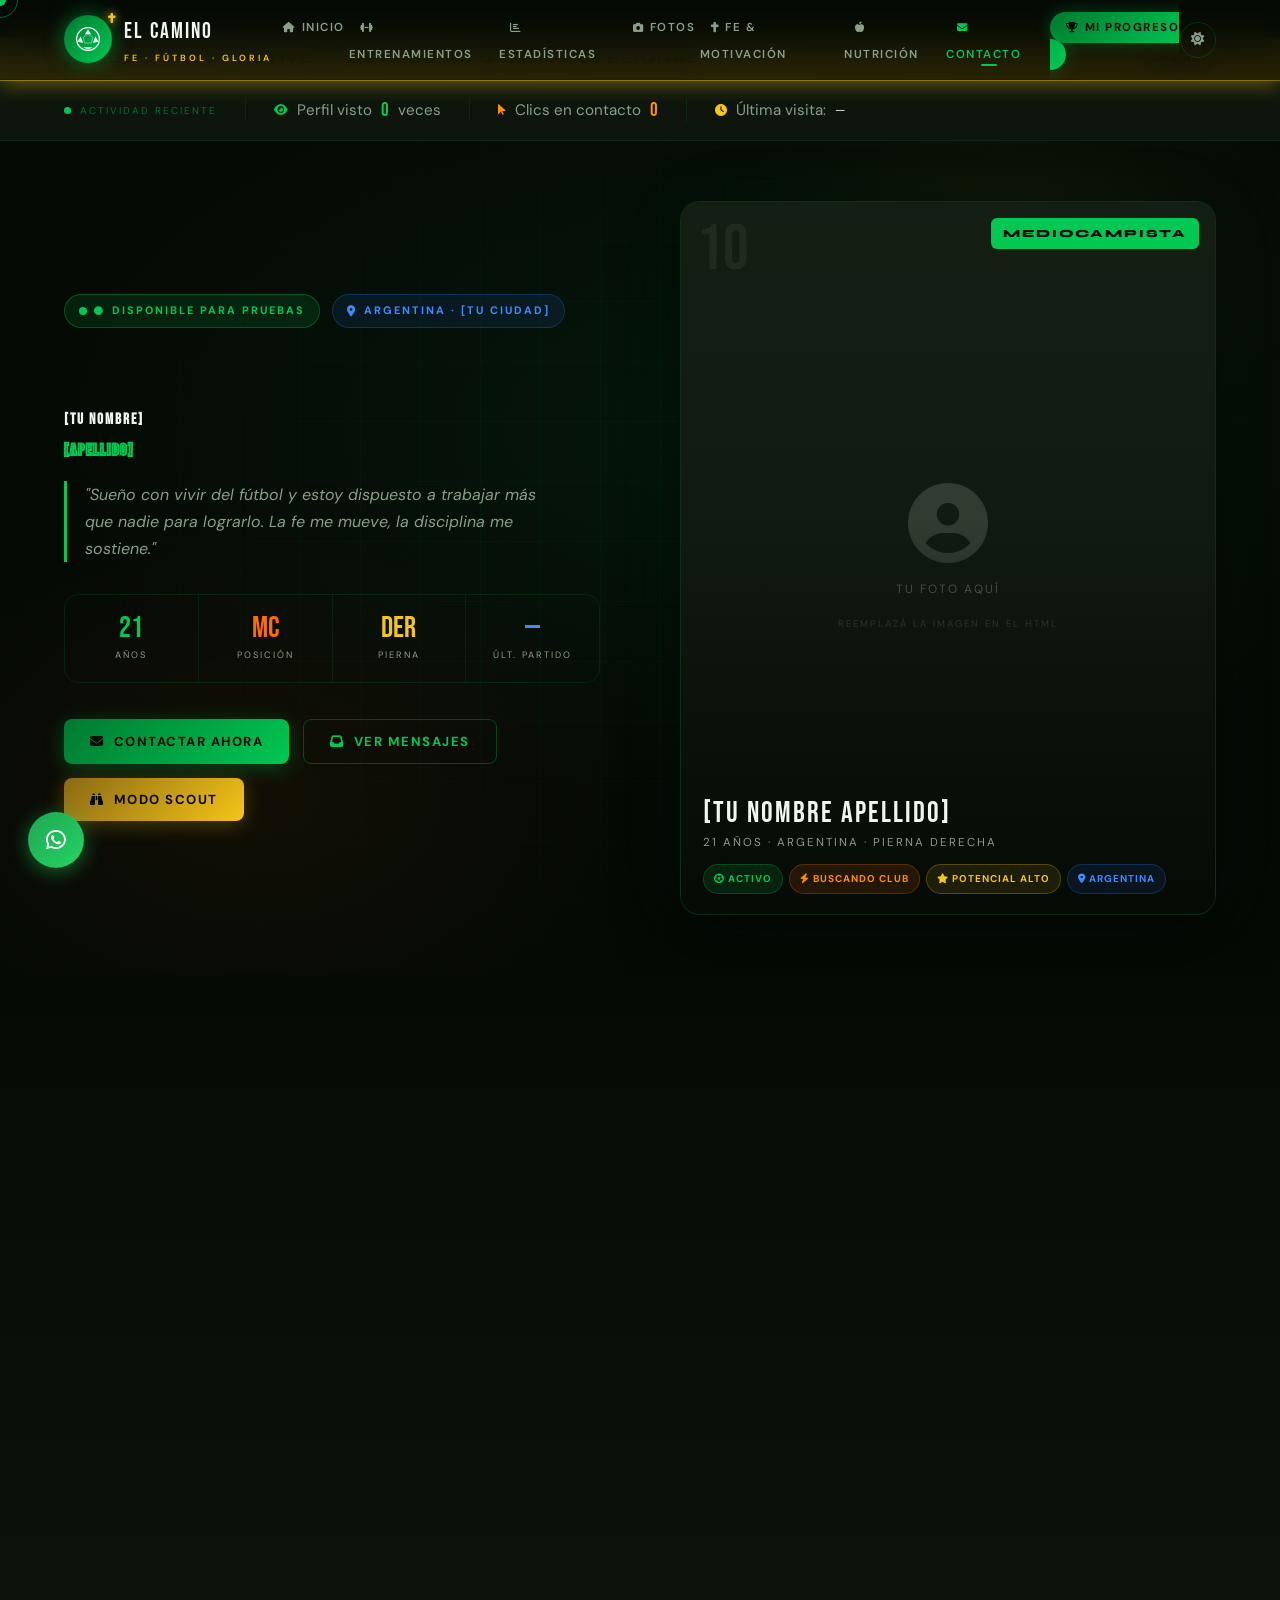
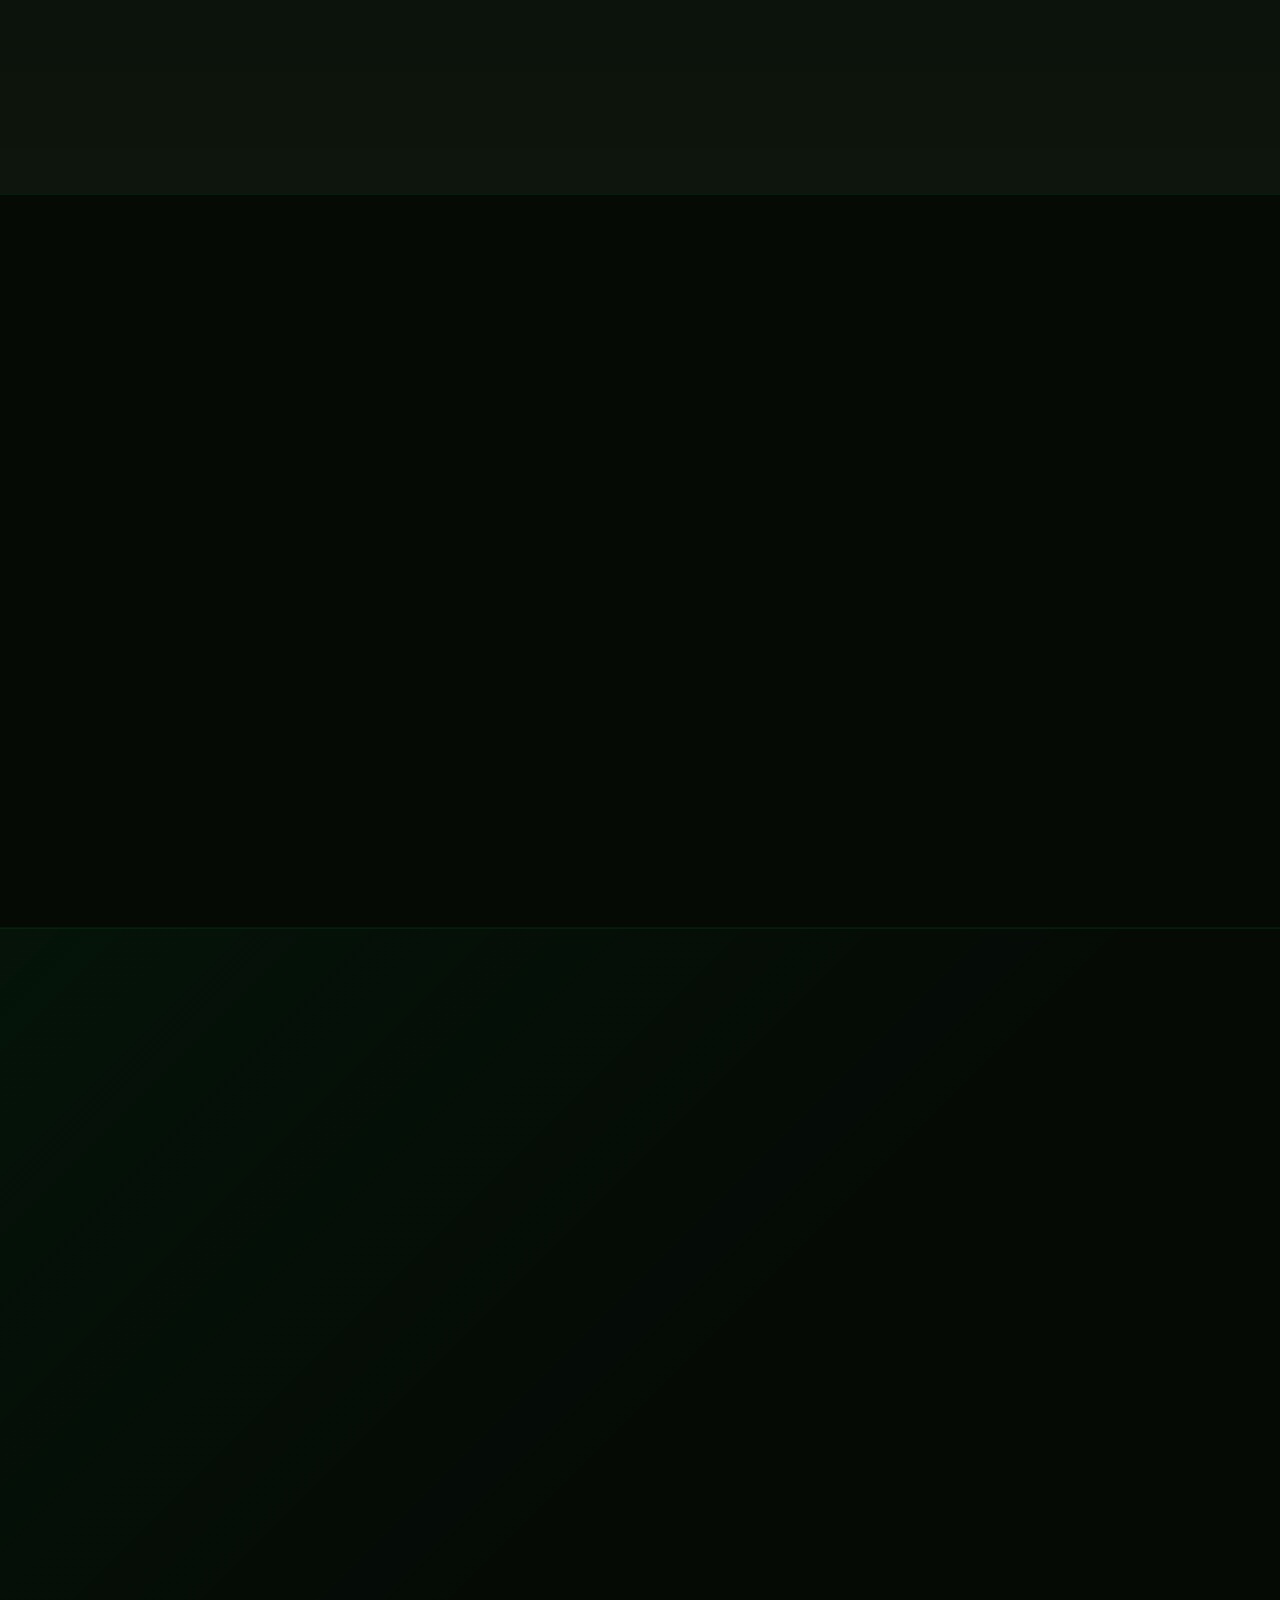
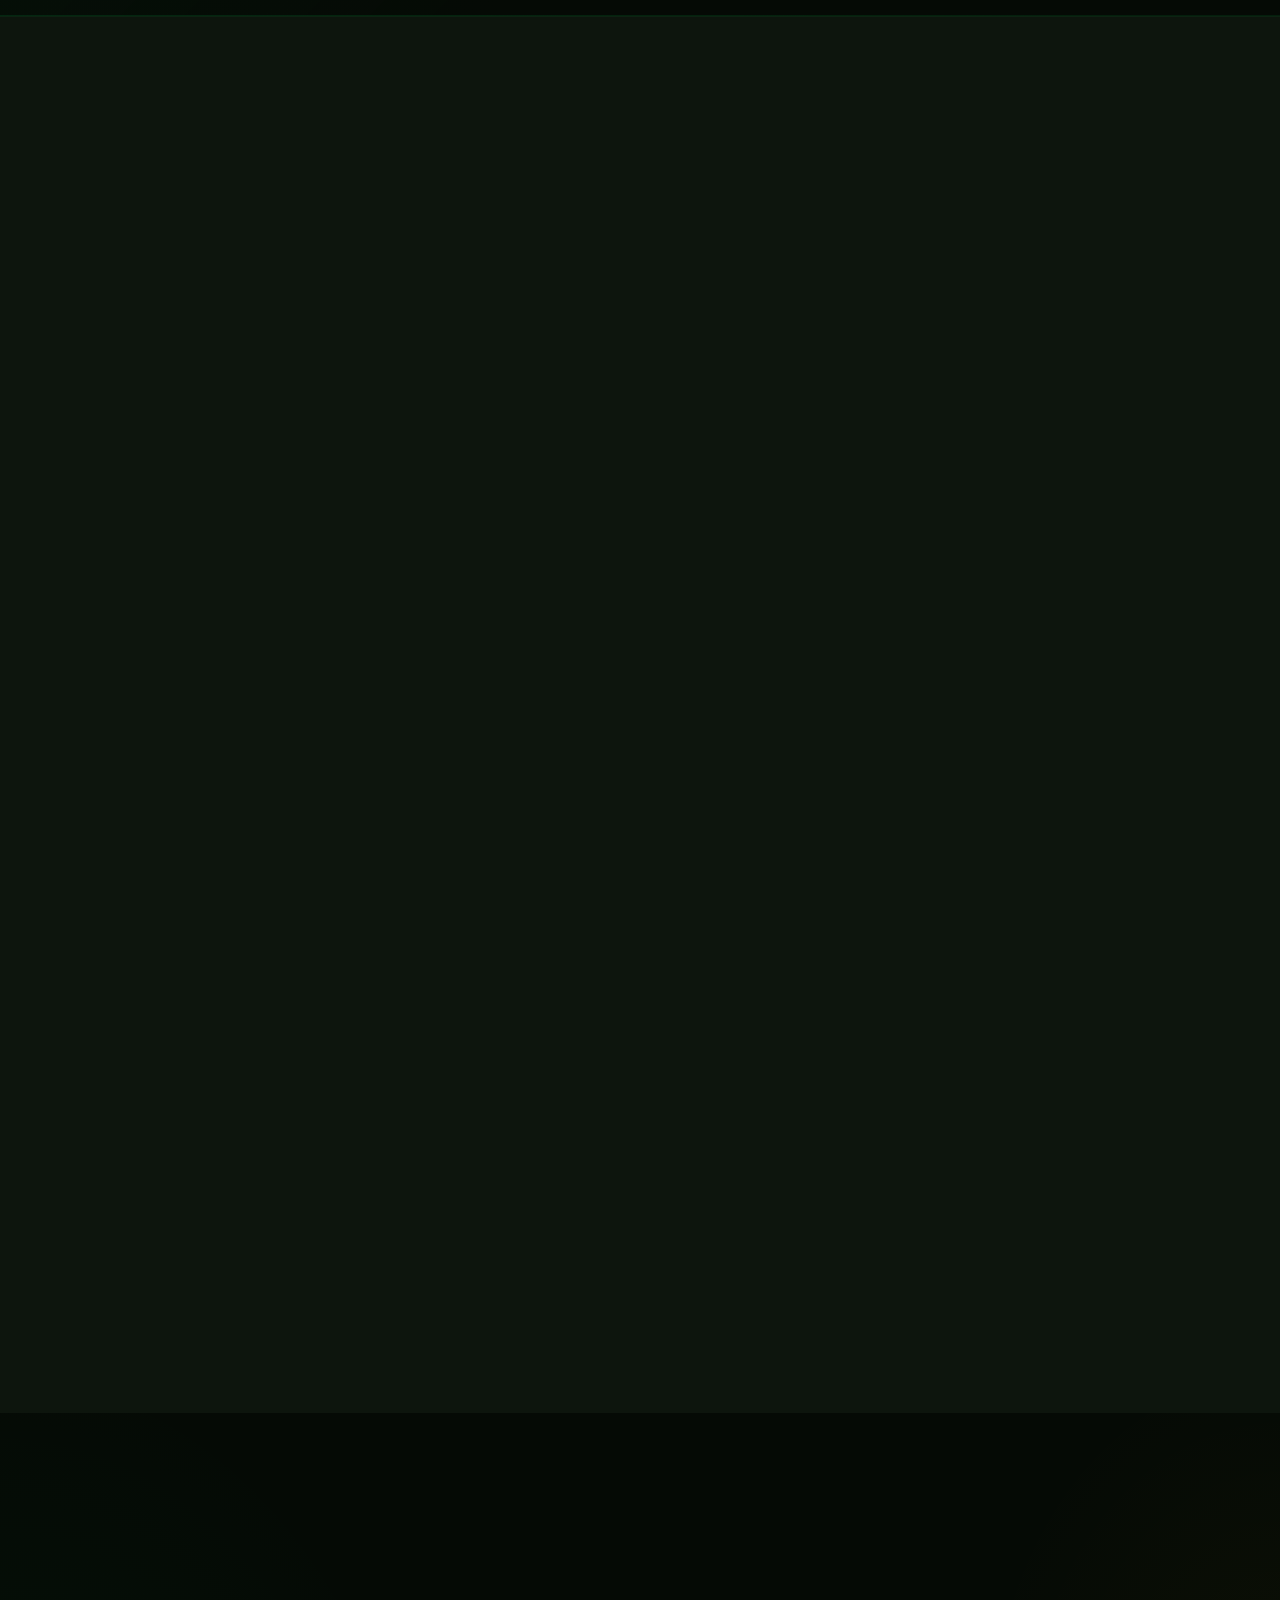
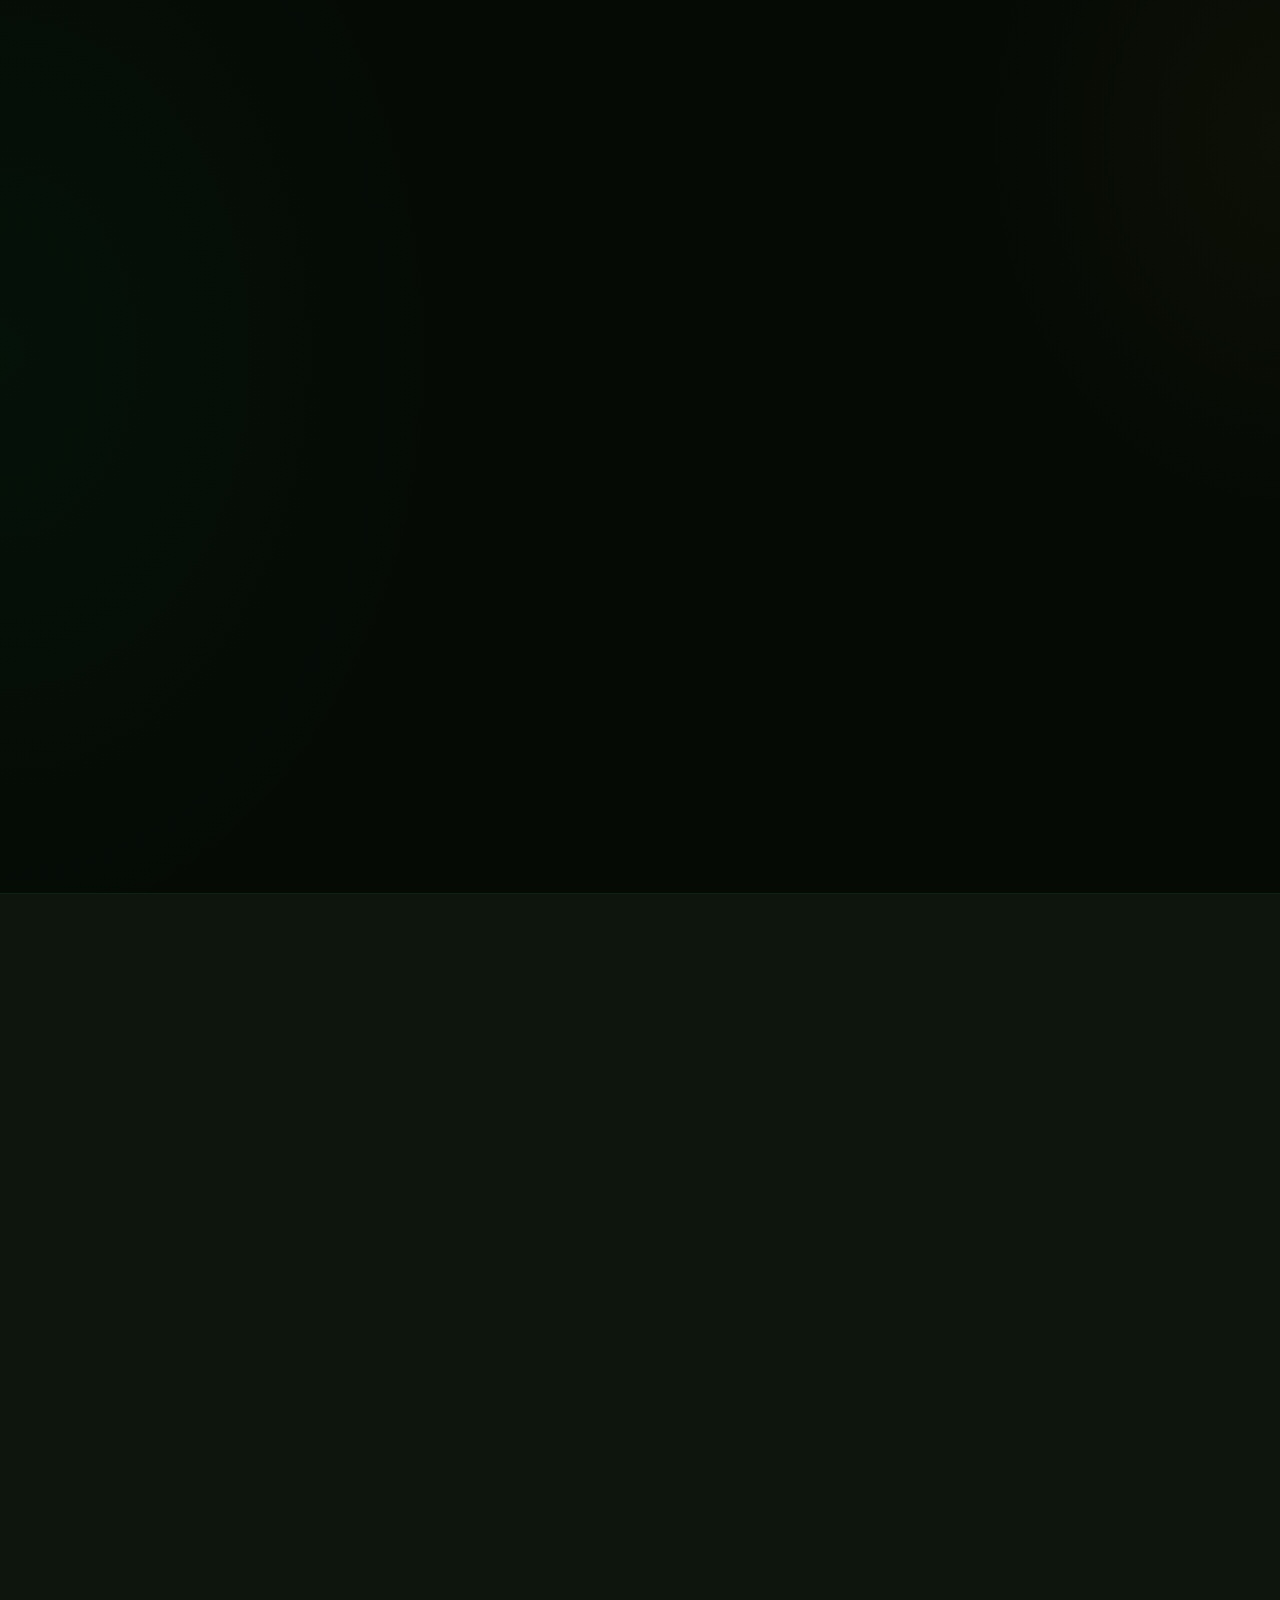
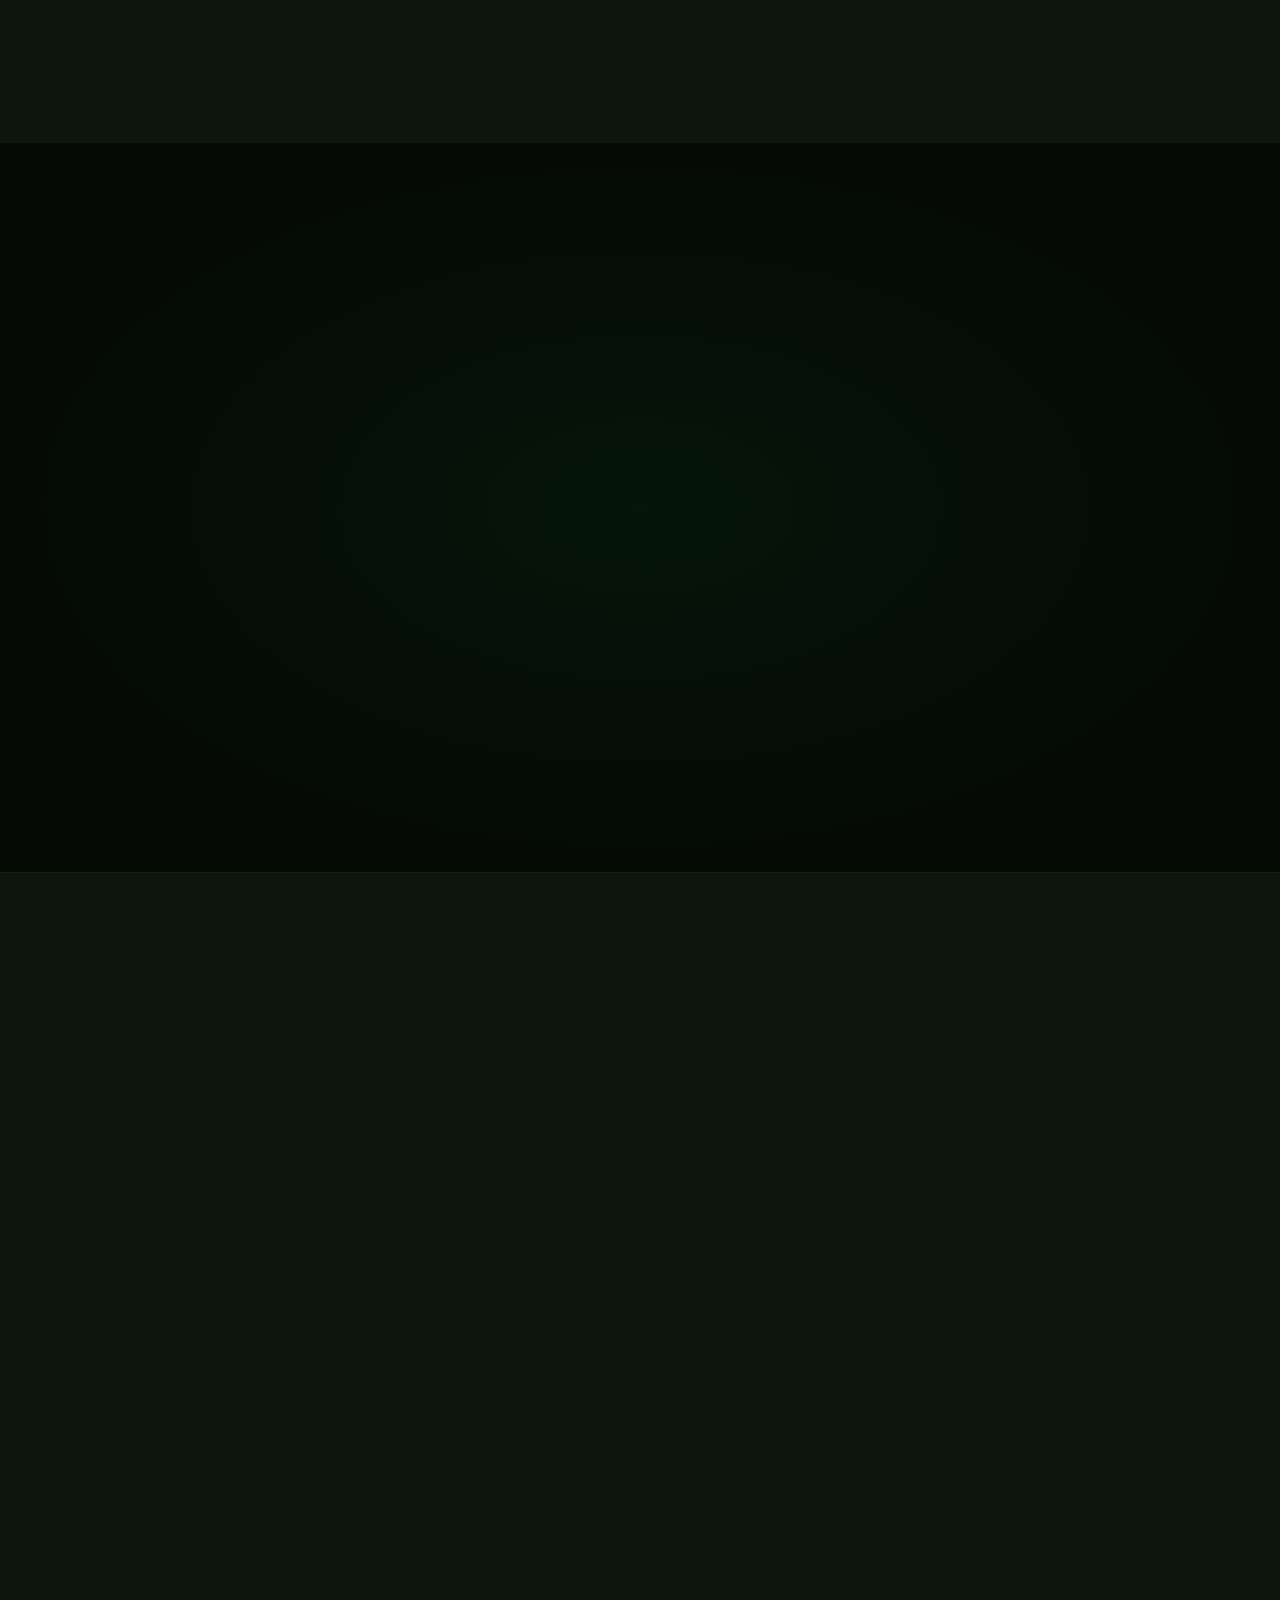
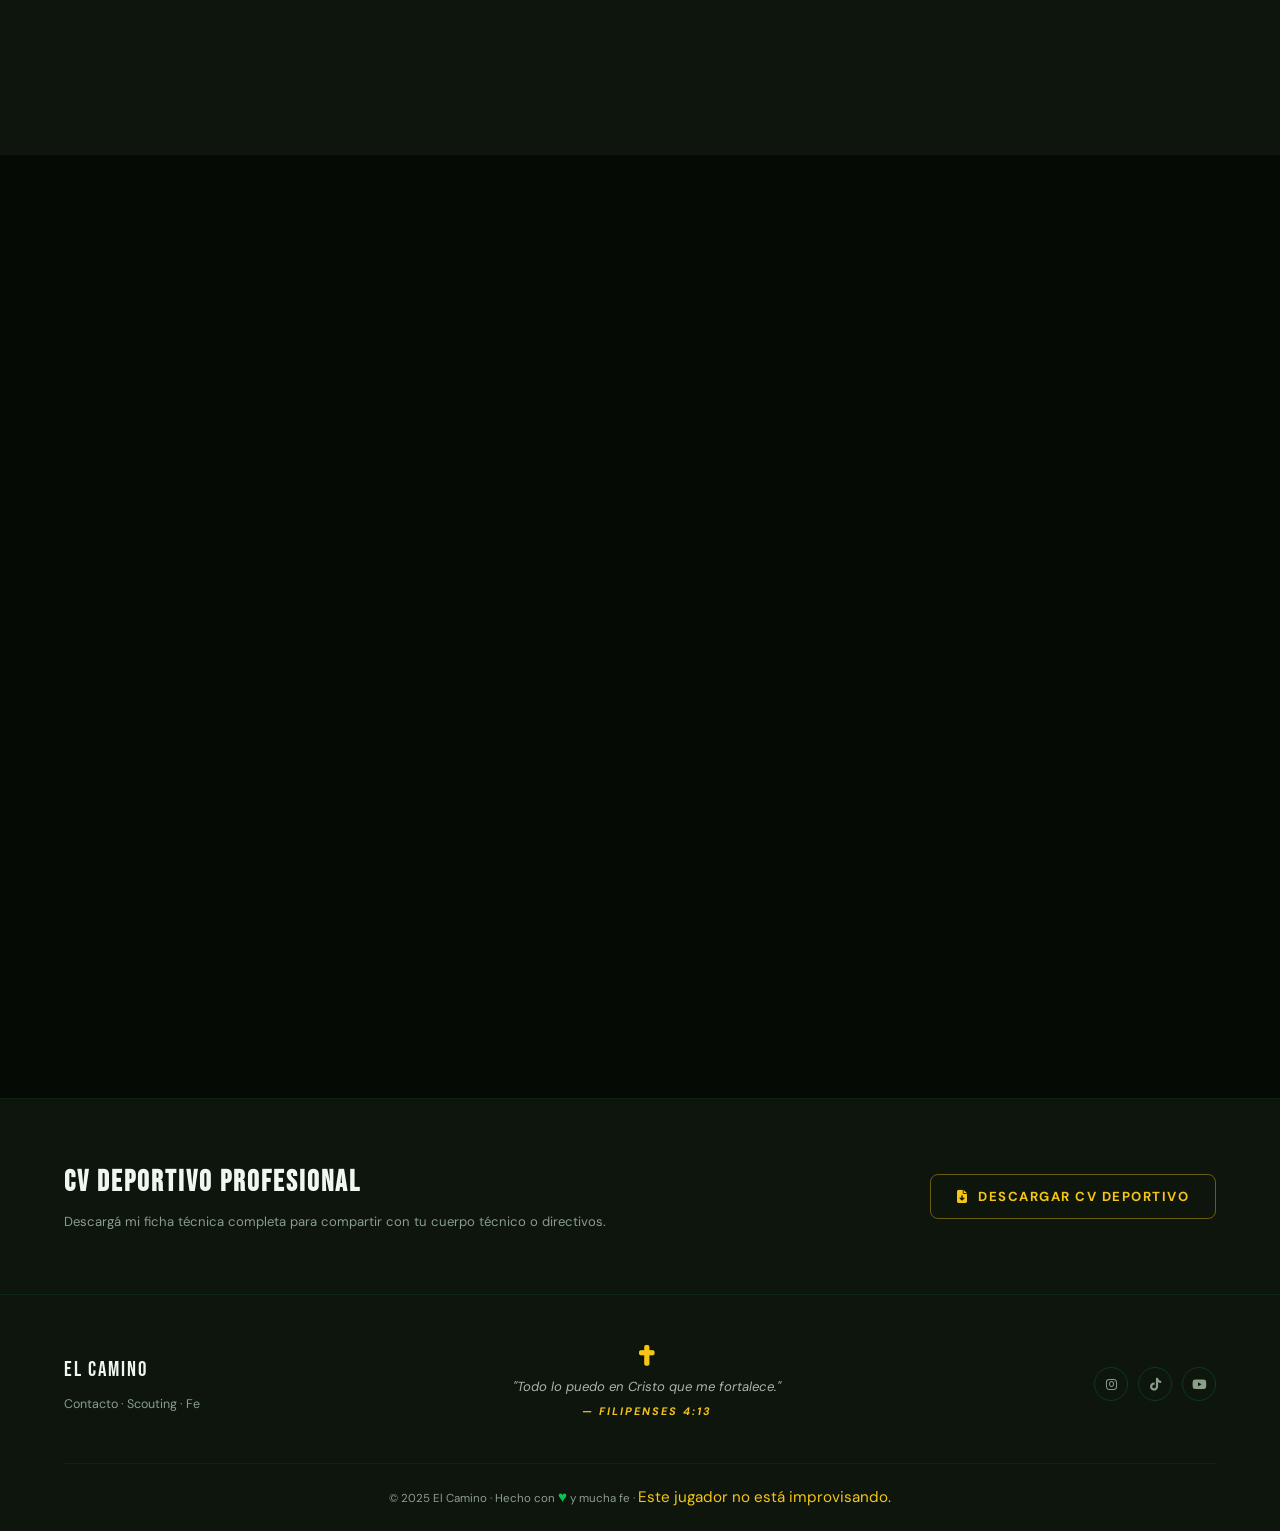
<file: contacto.html>
<!DOCTYPE html>
<html lang="es" data-theme="dark">
<head>
  <meta charset="UTF-8"/>
  <meta name="viewport" content="width=device-width, initial-scale=1.0"/>
  <meta name="description" content="Contacto Profesional — Futbolista disponible para pruebas y fichajes. El Camino al Fútbol Profesional."/>
  <title>Contacto | El Camino al Fútbol Profesional</title>

  <!-- Tipografías -->
  <link rel="preconnect" href="https://fonts.googleapis.com"/>
  <link rel="preconnect" href="https://fonts.gstatic.com" crossorigin/>
  <link href="https://fonts.googleapis.com/css2?family=Bebas+Neue&family=Syne:wght@400;600;700;800&family=DM+Sans:ital,wght@0,300;0,400;0,500;0,600;1,300&display=swap" rel="stylesheet"/>
  <link rel="stylesheet" href="./css/contacto.css">
  <!-- Iconos -->
  <link rel="stylesheet" href="https://cdnjs.cloudflare.com/ajax/libs/font-awesome/6.5.0/css/all.min.css"/>

  
  
</head>
<body>

<!-- CURSOR -->
<div class="cursor" id="cursor"></div>
<div class="cursor-ring" id="cursorRing"></div>

<!-- ═══ WHATSAPP FLOTANTE ═══ -->
<div class="whatsapp-float">
  <button class="wa-btn-main" onclick="window.open('https://wa.me/549XXXXXXXXXX?text=Hola%2C+vi+tu+perfil+y+me+interesa+tu+propuesta','_blank')" aria-label="Contactar por WhatsApp">
    <i class="fab fa-whatsapp"></i>
  </button>
  <span class="wa-label">Contactar por WhatsApp</span>
</div>

<!-- ═══ VIDEO MODAL ═══ -->
<div class="video-modal-overlay" id="videoModalOverlay" onclick="closeVideoModal(event)">
  <div class="video-modal-inner">
    <button class="video-modal-close" onclick="closeVideoModal()"><i class="fas fa-times"></i></button>
    <div class="video-modal-frame" id="videoModalFrame">
      <div class="video-placeholder-modal">
        <div class="play-btn-circle" style="width:80px;height:80px;font-size:1.8rem;margin-bottom:8px"><i class="fas fa-play" style="margin-left:5px"></i></div>
        <h3>Highlights 2025</h3>
        <p style="font-size:.85rem;max-width:380px;line-height:1.7">Pegá el link de tu video de YouTube y se verá aquí directamente.</p>
        <div class="video-yt-input-row">
          <input type="text" class="video-yt-input" id="ytLinkInput" placeholder="https://youtube.com/watch?v=..."/>
          <button class="video-yt-btn" onclick="loadYouTubeVideo()"><i class="fas fa-play"></i> Ver</button>
        </div>
        <span class="video-cta-note">✏️ Soporta YouTube, también podés reemplazar con &lt;video&gt; local</span>
      </div>
    </div>
  </div>
</div>
<div class="scout-mode-bar" id="scoutModeBanner">
  <span><i class="fas fa-binoculars"></i> MODO SCOUT ACTIVO — Vista de Informe Profesional</span>
  <button onclick="toggleScoutMode()"><i class="fas fa-times"></i> Salir</button>
</div>

<!-- ═══ BARRA DE TRACKING DE INTERÉS ═══ -->
<div class="interest-tracker-bar" id="interestBar">
  <div class="it-inner">
    <div class="it-item">
      <div class="it-live-dot"></div>
      <span class="it-recent-label">Actividad reciente</span>
    </div>
    <div class="it-sep"></div>
    <div class="it-item">
      <i class="fas fa-eye" style="color:var(--verde);font-size:.75rem"></i>
      <span>Perfil visto</span>
      <span class="it-val" id="itViews">0</span>
      <span>veces</span>
    </div>
    <div class="it-sep"></div>
    <div class="it-item it-item-orange">
      <i class="fas fa-mouse-pointer" style="color:var(--naranja-mid);font-size:.75rem"></i>
      <span>Clics en contacto</span>
      <span class="it-val" id="itClicks">0</span>
    </div>
    <div class="it-sep"></div>
    <div class="it-item it-item-gold">
      <i class="fas fa-clock" style="color:var(--dorado);font-size:.75rem"></i>
      <span>Última visita:</span>
      <span style="color:var(--blanco);font-size:.75rem" id="itLastVisit">—</span>
    </div>
  </div>
</div>

<!-- ═══ SCOUT REPORT HEADER (solo en modo scout) ═══ -->
<div class="scout-report-header" id="scoutReportHeader">
  <div class="srh-inner">
    <span class="srh-badge"><i class="fas fa-file-alt"></i> Informe Scout</span>
    <span class="srh-info">Generado automáticamente · <strong>Datos reales del jugador</strong> · El Camino al Fútbol Profesional</span>
  </div>
</div>
<nav id="navbar">
  <a href="index.html" class="logo" aria-label="El Camino - Inicio">
    <div class="logo-icon">
      <svg viewBox="0 0 64 64" xmlns="http://www.w3.org/2000/svg" aria-hidden="true">
        <circle cx="32" cy="32" r="28" fill="none" stroke="white" stroke-width="3"/>
        <polygon points="32,8 40,20 24,20" fill="white" opacity="0.9"/>
        <polygon points="50,26 58,38 44,42" fill="white" opacity="0.9"/>
        <polygon points="44,52 32,58 20,52" fill="white" opacity="0.9"/>
        <polygon points="20,42 6,38 14,26" fill="white" opacity="0.9"/>
        <polygon points="32,20 44,28 40,42 24,42 20,28" fill="none" stroke="white" stroke-width="2" opacity="0.5"/>
      </svg>
      <span class="logo-cross"><i class="fas fa-cross"></i></span>
    </div>
    <div class="logo-text">
      <span class="logo-name">EL CAMINO</span>
      <span class="logo-tag">Fe · Fútbol · Gloria</span>
    </div>
  </a>

  <ul class="nav-links" id="navLinks">
    <li><a href="index.html"><i class="fas fa-home nav-icon"></i>Inicio</a></li>
    <li><a href="entrenamiento.html"><i class="fas fa-dumbbell nav-icon"></i>Entrenamientos</a></li>
    <li><a href="estadisticas.html"><i class="fas fa-chart-bar nav-icon"></i>Estadísticas</a></li>
    <li><a href="fotos.html"><i class="fas fa-camera nav-icon"></i>Fotos</a></li>
    <li><a href="fe.html"><i class="fas fa-cross nav-icon"></i>Fe & Motivación</a></li>
    <li><a href="nutricion.html"><i class="fas fa-apple-alt nav-icon"></i>Nutrición</a></li>
    <li><a href="contacto.html" class="active"><i class="fas fa-envelope nav-icon"></i>Contacto</a></li>
    <li><a href="progreso.html" class="nav-cta"><i class="fas fa-trophy nav-icon"></i>Mi Progreso</a></li>
  </ul>

  <div class="nav-actions">
    <button class="theme-toggle" id="themeToggle" aria-label="Cambiar tema">
      <i class="fas fa-sun" id="themeIcon"></i>
    </button>
    <button class="hamburger" id="hamburger" aria-label="Abrir menú">
      <span></span><span></span><span></span>
    </button>
  </div>
</nav>

<!-- Mobile Nav -->
<div class="mobile-nav" id="mobileNav" role="dialog" aria-modal="true">
  <button class="mobile-close" id="mobileClose" aria-label="Cerrar menú"><i class="fas fa-times"></i></button>
  <a href="index.html"><i class="fas fa-home"></i> Inicio</a>
  <a href="entrenamiento.html"><i class="fas fa-dumbbell"></i> Entrenamientos</a>
  <a href="estadisticas.html"><i class="fas fa-chart-bar"></i> Estadísticas</a>
  <a href="fotos.html"><i class="fas fa-camera"></i> Fotos</a>
  <a href="fe.html"><i class="fas fa-cross"></i> Fe & Motivación</a>
  <a href="nutricion.html"><i class="fas fa-apple-alt"></i> Nutrición</a>
  <a href="contacto.html" class="mob-active"><i class="fas fa-envelope"></i> Contacto</a>
  <a href="progreso.html"><i class="fas fa-trophy"></i> Mi Progreso</a>
</div>

<!-- ═══ HERO — PERFIL DEL JUGADOR ═══ -->
<header class="hero-contact">
  <div class="hero-bg-field"></div>
  <div class="hero-grid"></div>
  <div class="hero-contact-inner">

    <!-- Izquierda: Texto del perfil -->
    <div class="hero-profile-side">
      <div class="profile-status-row">
        <span class="status-badge status-available">
          <i class="fas fa-circle" style="font-size:.55rem"></i>
          Disponible para pruebas
        </span>
        <span class="status-badge status-location">
          <i class="fas fa-map-marker-alt"></i>
          Argentina · [Tu Ciudad]
        </span>
      </div>

      <h1 class="hero-player-name">
        <span class="name-first">[TU NOMBRE]</span>
        <span class="name-last">[APELLIDO]</span>
      </h1>

      <p class="hero-player-quote">
        "Sueño con vivir del fútbol y estoy dispuesto a trabajar más que nadie para lograrlo. La fe me mueve, la disciplina me sostiene."
      </p>

      <!-- Stats rápidos -->
      <div class="hero-quick-stats">
        <div class="hqs-item">
          <span class="hqs-val">21</span>
          <span class="hqs-lbl">Años</span>
        </div>
        <div class="hqs-item">
          <span class="hqs-val">MC</span>
          <span class="hqs-lbl">Posición</span>
        </div>
        <div class="hqs-item">
          <span class="hqs-val">DER</span>
          <span class="hqs-lbl">Pierna</span>
        </div>
        <div class="hqs-item">
          <span class="hqs-val" id="lastActivityHero">—</span>
          <span class="hqs-lbl">Últ. partido</span>
        </div>
      </div>

      <div class="hero-cta-row">
        <button class="btn-primary" onclick="scrollToForm()">
          <i class="fas fa-envelope"></i> Contactar Ahora
        </button>
        <button class="btn-secondary" onclick="scrollToInbox()">
          <i class="fas fa-inbox"></i> Ver Mensajes
        </button>
        <button class="btn-scout-mode" id="scoutModeBtn" onclick="toggleScoutMode()">
          <i class="fas fa-binoculars"></i> Modo Scout
        </button>
      </div>
    </div>

    <!-- Derecha: Tarjeta visual del jugador -->
    <div class="hero-card-side">
      <div class="player-card-hero">
        <div class="player-card-photo">
          <div class="card-top-badges">
            <span class="badge-number">10</span>
            <span class="badge-pos">Mediocampista</span>
          </div>
          <!-- Reemplazá el bloque placeholder con: <img src="./img/tu-foto.jpg" alt="Tu nombre"/> -->
          <div class="player-photo-placeholder">
            <i class="fas fa-user-circle"></i>
            <span>Tu foto aquí</span>
            <span style="font-size:.6rem;opacity:.3">Reemplazá la imagen en el HTML</span>
          </div>
          <div class="card-gradient-overlay"></div>
          <div class="card-bottom-info">
            <div class="card-player-fullname">[TU NOMBRE APELLIDO]</div>
            <div class="card-player-sub">21 años · Argentina · Pierna derecha</div>
            <div class="card-stat-pills">
              <span class="csp csp-green"><i class="fas fa-futbol"></i> Activo</span>
              <span class="csp csp-orange"><i class="fas fa-bolt"></i> Buscando club</span>
              <span class="csp csp-gold"><i class="fas fa-star"></i> Potencial alto</span>
              <span class="csp csp-blue"><i class="fas fa-map-marker-alt"></i> Argentina</span>
            </div>
          </div>
        </div>
      </div>
    </div>

  </div>
</header>

<!-- ═══ SCOUT DATA — DATOS CLAVE ═══ -->

<!-- ═══ SCOUT SNAPSHOT ═══ -->
<section class="scout-snapshot-section" id="scoutSnapshot">
  <div class="scout-snapshot-inner">
    <span class="section-eyebrow reveal"><i class="fas fa-bolt"></i> Scout Snapshot</span>
    <h2 class="section-h2 reveal">Perfil en <span class="green">5 Segundos</span></h2>
    <p class="section-sub reveal">Todo lo que un scout necesita saber para tomar una primera decisión.</p>
    <span class="snapshot-five-sec reveal">⚡ Diseñado para ser leído en 5 segundos</span>

    <div class="snapshot-grid">
      <!-- Card 1: Posición y Estilo -->
      <div class="snapshot-card reveal">
        <span class="snapshot-eyebrow"><i class="fas fa-futbol"></i> Posición y Rol</span>
        <div class="snapshot-pos-main">Mediocampista</div>
        <div class="snapshot-pos-sec">Principal: MC Ofensivo / Enganche<br>Secundarias: Extremo derecho · Segunda punta</div>
        <span class="snapshot-style-tag"><i class="fas fa-brain"></i> Box-to-box Creativo</span>
        <div style="margin-top:18px;">
          <div style="font-size:.68rem;letter-spacing:2px;text-transform:uppercase;color:var(--gris);margin-bottom:8px;font-weight:700">ESTILO DE JUEGO</div>
          <div style="font-size:.88rem;color:rgba(240,247,240,.85);line-height:1.75">Técnico y asociativo. Busca el juego entre líneas, conecta el mediocampo con el ataque. Alto coeficiente de regate y llegada al área.</div>
        </div>
      </div>

      <!-- Card 2: Fortalezas -->
      <div class="snapshot-card reveal">
        <span class="snapshot-eyebrow"><i class="fas fa-star"></i> Fortalezas Clave</span>
        <ul class="snapshot-strengths">
          <li><i class="fas fa-check-circle"></i> Regate técnico — habilidad individual destacada</li>
          <li><i class="fas fa-check-circle"></i> Visión de juego y pase filtrado</li>
          <li><i class="fas fa-check-circle"></i> Resistencia — alto trabajo sin balón</li>
          <li><i class="fas fa-check-circle"></i> Mentalidad y disciplina fuera del campo</li>
          <li><i class="fas fa-check-circle"></i> Polivalencia posicional en ataque</li>
        </ul>
        <div style="margin-top:18px;padding-top:16px;border-top:1px solid rgba(0,200,83,.1);">
          <div style="font-size:.68rem;letter-spacing:2px;text-transform:uppercase;color:var(--naranja-mid);margin-bottom:8px;font-weight:700">Áreas de Mejora (honesto)</div>
          <ul class="snapshot-weaknesses">
            <li><i class="fas fa-arrow-up"></i> Definición — en progreso (76/100)</li>
            <li><i class="fas fa-arrow-up"></i> Pierna zurda — en desarrollo</li>
          </ul>
        </div>
      </div>

      <!-- Card 3: Nivel y Estado -->
      <div class="snapshot-card snapshot-card-gold reveal">
        <span class="snapshot-eyebrow"><i class="fas fa-trophy"></i> Estado Actual</span>
        <div class="snapshot-level-pill">
          <span class="snapshot-level-icon">🏆</span>
          <div class="snapshot-level-text">
            <strong>Amateur Competitivo</strong>
            <span>Próximo nivel: Semi-profesional</span>
          </div>
        </div>
        <div style="margin-top:18px;display:flex;flex-direction:column;gap:12px;">
          <div style="display:flex;justify-content:space-between;align-items:center;padding:10px 0;border-bottom:1px solid rgba(255,255,255,.05);">
            <span style="font-size:.8rem;color:var(--gris)">Edad</span>
            <span style="font-size:.88rem;font-weight:700;color:var(--blanco)">21 años</span>
          </div>
          <div style="display:flex;justify-content:space-between;align-items:center;padding:10px 0;border-bottom:1px solid rgba(255,255,255,.05);">
            <span style="font-size:.8rem;color:var(--gris)">Pierna dominante</span>
            <span style="font-size:.88rem;font-weight:700;color:var(--blanco)">Derecha</span>
          </div>
          <div style="display:flex;justify-content:space-between;align-items:center;padding:10px 0;border-bottom:1px solid rgba(255,255,255,.05);">
            <span style="font-size:.8rem;color:var(--gris)">Disponibilidad</span>
            <span style="font-size:.88rem;font-weight:700;color:var(--verde)">INMEDIATA</span>
          </div>
          <div style="display:flex;justify-content:space-between;align-items:center;padding:10px 0;">
            <span style="font-size:.8rem;color:var(--gris)">Respuesta</span>
            <span style="font-size:.88rem;font-weight:700;color:var(--blanco)">Menos de 24hs</span>
          </div>
        </div>
      </div>
    </div>
  </div>
</section>

<!-- ═══ MÉTRICAS REALES ═══ -->
<section class="metrics-section hide-scout" id="metricsSection">
  <div class="metrics-inner">
    <span class="section-eyebrow reveal"><i class="fas fa-chart-bar"></i> Estadísticas</span>
    <h2 class="section-h2 reveal">Números <span class="green">Reales</span></h2>
    <p class="section-sub reveal">Datos de rendimiento real. Conectados al módulo de estadísticas de El Camino.</p>

    <div class="metrics-grid">
      <div class="metric-card reveal">
        <div class="metric-icon">⚽</div>
        <span class="metric-val" style="color:var(--verde)" id="mGoals">—</span>
        <span class="metric-lbl">Goles</span>
        <span class="metric-note">Temporada actual</span>
      </div>
      <div class="metric-card reveal">
        <div class="metric-icon">🎯</div>
        <span class="metric-val" style="color:var(--naranja-mid)" id="mAssists">—</span>
        <span class="metric-lbl">Asistencias</span>
        <span class="metric-note">Pases de gol directos</span>
      </div>
      <div class="metric-card reveal">
        <div class="metric-icon">📋</div>
        <span class="metric-val" style="color:var(--dorado)" id="mMatches">—</span>
        <span class="metric-lbl">Partidos jugados</span>
        <span class="metric-note">Totales registrados</span>
      </div>
      <div class="metric-card reveal">
        <div class="metric-icon">⏱️</div>
        <span class="metric-val" style="color:var(--azul-mid)" id="mMinutes">—</span>
        <span class="metric-lbl">Minutos</span>
        <span class="metric-note">En campo</span>
      </div>
    </div>

    <div class="metric-edit-note reveal">
      ✏️ Estos datos se sincronizan con tu sección de Estadísticas · Completá tus datos reales allí para verlos acá
    </div>

    <div class="metric-teams-row reveal">
      <span class="metric-teams-label">Equipos anteriores:</span>
      <span class="metric-team-pill"><i class="fas fa-shield-alt"></i> [Club anterior 1]</span>
      <span class="metric-team-pill"><i class="fas fa-shield-alt"></i> [Club anterior 2]</span>
      <span class="metric-team-pill"><i class="fas fa-plus" style="color:var(--gris)"></i> Agregar</span>
    </div>
  </div>
</section>

<!-- ═══ DISPONIBILIDAD PROFESIONAL ═══ -->
<section class="availability-section" id="availabilitySection">
  <div class="availability-inner">
    <span class="section-eyebrow reveal"><i class="fas fa-calendar-check"></i> Disponibilidad Profesional</span>
    <h2 class="section-h2 reveal">Listo para el <span class="green">Siguiente Paso</span></h2>
    <p class="section-sub reveal">Información clave para scouts y clubes que quieran dar el paso.</p>

    <div class="availability-grid">
      <div class="avail-card reveal">
        <div class="avail-card-header">
          <div class="avail-icon"><i class="fas fa-bullseye"></i></div>
          <div>
            <div class="avail-card-title">Disponible para</div>
            <span class="avail-card-sub">Sin restricciones contractuales</span>
          </div>
        </div>
        <ul class="avail-list">
          <li><i class="fas fa-check-circle"></i> Pruebas y trials en clubes</li>
          <li><i class="fas fa-check-circle"></i> Fichajes y contratos</li>
          <li><i class="fas fa-check-circle"></i> Sparring y partidos amistosos</li>
          <li><i class="fas fa-check-circle"></i> Observaciones de scouting</li>
          <li><i class="fas fa-check-circle"></i> Entrenamientos de prueba</li>
        </ul>
        <div class="avail-badge-row" style="margin-top:14px;">
          <span class="avail-badge avail-badge-green">✅ Sin cláusulas</span>
          <span class="avail-badge avail-badge-green">✅ Libre de contrato</span>
        </div>
      </div>

      <div class="avail-card reveal">
        <div class="avail-card-header">
          <div class="avail-icon avail-icon-gold"><i class="fas fa-clock"></i></div>
          <div>
            <div class="avail-card-title">Disponibilidad Horaria</div>
            <span class="avail-card-sub">Horarios y compromisos actuales</span>
          </div>
        </div>
        <ul class="avail-list">
          <li><i class="fas fa-check-circle"></i> Lunes a viernes: mañana y tarde</li>
          <li><i class="fas fa-check-circle"></i> Fines de semana: disponible</li>
          <li><i class="fas fa-check-circle"></i> Respuesta en menos de 24 horas</li>
          <li><i class="fas fa-check-circle"></i> Disponible para arrancar inmediatamente</li>
        </ul>
        <div class="avail-badge-row" style="margin-top:14px;">
          <span class="avail-badge avail-badge-gold">⚡ Disponible YA</span>
        </div>
      </div>

      <div class="avail-card reveal">
        <div class="avail-card-header">
          <div class="avail-icon avail-icon-blue"><i class="fas fa-map-marker-alt"></i></div>
          <div>
            <div class="avail-card-title">Ubicación y Traslados</div>
            <span class="avail-card-sub">Geografía y movilidad</span>
          </div>
        </div>
        <ul class="avail-list">
          <li><i class="fas fa-check-circle"></i> Ubicación actual: Argentina · [Tu Ciudad]</li>
          <li><i class="fas fa-check-circle"></i> Dispuesto a relocalizarse en Argentina</li>
          <li><i class="fas fa-check-circle"></i> Abierto a propuestas internacionales</li>
          <li><i class="fas fa-check-circle"></i> Pasaporte: [Verificar disponibilidad]</li>
        </ul>
        <div class="avail-badge-row" style="margin-top:14px;">
          <span class="avail-badge avail-badge-blue">🌍 Argentina y exterior</span>
        </div>
      </div>
    </div>
  </div>
</section>

<!-- ═══ SCOUT DATA — DATOS CLAVE ═══ -->
<section class="scout-data-section" id="scoutData">
  <div class="section-inner">

    <span class="section-eyebrow reveal"><i class="fas fa-search"></i> Ficha Técnica</span>
    <h2 class="section-h2 reveal">Datos del <span class="green">Jugador</span></h2>
    <p class="section-sub reveal">Toda la información relevante para scouts, representantes y clubes.</p>

    <!-- Grid de datos clave -->
    <div class="scout-grid">
      <div class="scout-card reveal">
        <div class="scout-card-icon sci-green"><i class="fas fa-ruler-vertical"></i></div>
        <span class="scout-card-label">Altura</span>
        <span class="scout-card-val">[X.XX] m</span>
        <span class="scout-card-note">Editar con tu altura real</span>
      </div>
      <div class="scout-card reveal">
        <div class="scout-card-icon sci-orange"><i class="fas fa-weight"></i></div>
        <span class="scout-card-label">Peso</span>
        <span class="scout-card-val">[XX] kg</span>
        <span class="scout-card-note">Editar con tu peso real</span>
      </div>
      <div class="scout-card reveal">
        <div class="scout-card-icon sci-gold"><i class="fas fa-futbol"></i></div>
        <span class="scout-card-label">Posición Principal</span>
        <span class="scout-card-val">Mediocampista</span>
        <span class="scout-card-note">MC Ofensivo / Enganche</span>
      </div>
      <div class="scout-card reveal">
        <div class="scout-card-icon sci-blue"><i class="fas fa-arrows-alt-h"></i></div>
        <span class="scout-card-label">Posiciones Secundarias</span>
        <span class="scout-card-val">Extremo · SD</span>
        <span class="scout-card-note">Polivalente ofensivamente</span>
      </div>
      <div class="scout-card reveal">
        <div class="scout-card-icon sci-green"><i class="fas fa-shoe-prints"></i></div>
        <span class="scout-card-label">Pierna Dominante</span>
        <span class="scout-card-val">Derecha</span>
        <span class="scout-card-note">Zurda en desarrollo</span>
      </div>
      <div class="scout-card reveal">
        <div class="scout-card-icon sci-gold"><i class="fas fa-brain"></i></div>
        <span class="scout-card-label">Estilo de Juego</span>
        <span class="scout-card-val">Creativo</span>
        <span class="scout-card-note">Técnico · Asociativo · Ofensivo</span>
      </div>
      <div class="scout-card reveal">
        <div class="scout-card-icon sci-orange"><i class="fas fa-flag"></i></div>
        <span class="scout-card-label">Nacionalidad</span>
        <span class="scout-card-val">Argentina</span>
        <span class="scout-card-note">Pasaporte: [completar]</span>
      </div>
      <div class="scout-card reveal">
        <div class="scout-card-icon sci-blue"><i class="fas fa-calendar-check"></i></div>
        <span class="scout-card-label">Disponibilidad</span>
        <span class="scout-card-val" style="color:var(--verde)">INMEDIATA</span>
        <span class="scout-card-note">Listo para pruebas hoy</span>
      </div>
    </div>

    <!-- Habilidades -->
    <h3 class="section-h2 reveal" style="font-size:2rem;margin-bottom:32px;">
      Mapa de <span class="green">Habilidades</span>
    </h3>
    <div class="skills-grid">
      <div class="skill-row reveal">
        <div class="skill-top">
          <span class="skill-name"><i class="fas fa-magic"></i> Regate ⭐ FORTALEZA</span>
          <span class="skill-val">92</span>
        </div>
        <div class="skill-bar"><div class="skill-fill sf-green" data-width="92"></div></div>
      </div>
      <div class="skill-row reveal">
        <div class="skill-top">
          <span class="skill-name"><i class="fas fa-running"></i> Velocidad</span>
          <span class="skill-val">81</span>
        </div>
        <div class="skill-bar"><div class="skill-fill sf-orange" data-width="81"></div></div>
      </div>
      <div class="skill-row reveal">
        <div class="skill-top">
          <span class="skill-name"><i class="fas fa-heart"></i> Resistencia</span>
          <span class="skill-val">85</span>
        </div>
        <div class="skill-bar"><div class="skill-fill sf-green" data-width="85"></div></div>
      </div>
      <div class="skill-row reveal">
        <div class="skill-top">
          <span class="skill-name"><i class="fas fa-share-alt"></i> Pase</span>
          <span class="skill-val">88</span>
        </div>
        <div class="skill-bar"><div class="skill-fill sf-blue" data-width="88"></div></div>
      </div>
      <div class="skill-row reveal">
        <div class="skill-top">
          <span class="skill-name"><i class="fas fa-crosshairs"></i> Definición</span>
          <span class="skill-val">76</span>
        </div>
        <div class="skill-bar"><div class="skill-fill sf-orange" data-width="76"></div></div>
      </div>
      <div class="skill-row reveal">
        <div class="skill-top">
          <span class="skill-name"><i class="fas fa-shield-alt"></i> Defensa</span>
          <span class="skill-val">68</span>
        </div>
        <div class="skill-bar"><div class="skill-fill sf-gold" data-width="68"></div></div>
      </div>
    </div>

    <!-- Estadísticas simuladas -->
    <div style="margin-top:60px;" class="hide-scout">
      <h3 class="section-h2 reveal" style="font-size:2rem;margin-bottom:32px;">
        Resumen de <span class="green">Estadísticas</span>
      </h3>
      <div class="scout-grid" style="grid-template-columns:repeat(4,1fr);">
        <div class="scout-card reveal" style="text-align:center;align-items:center;">
          <span style="font-family:'Bebas Neue',sans-serif;font-size:3rem;color:var(--verde);line-height:1;" id="statGoals">—</span>
          <span class="scout-card-label">Goles</span>
          <span class="scout-card-note">temporada actual</span>
        </div>
        <div class="scout-card reveal" style="text-align:center;align-items:center;">
          <span style="font-family:'Bebas Neue',sans-serif;font-size:3rem;color:var(--naranja);line-height:1;" id="statAssists">—</span>
          <span class="scout-card-label">Asistencias</span>
          <span class="scout-card-note">temporada actual</span>
        </div>
        <div class="scout-card reveal" style="text-align:center;align-items:center;">
          <span style="font-family:'Bebas Neue',sans-serif;font-size:3rem;color:var(--dorado);line-height:1;" id="statMatches">—</span>
          <span class="scout-card-label">Partidos</span>
          <span class="scout-card-note">jugados totales</span>
        </div>
        <div class="scout-card reveal" style="text-align:center;align-items:center;">
          <span style="font-family:'Bebas Neue',sans-serif;font-size:3rem;color:var(--azul-mid);line-height:1;" id="statRating">—</span>
          <span class="scout-card-label">Rendimiento</span>
          <span class="scout-card-note">promedio (sobre 10)</span>
        </div>
      </div>
    </div>

  </div>
</section>

<!-- ═══ IDENTIDAD ═══ -->
<section class="identity-section hide-scout">
  <div class="identity-bg"></div>
  <div class="identity-inner">

    <div class="identity-left">
      <span class="section-eyebrow reveal-left"><i class="fas fa-user"></i> Mi Identidad</span>
      <h2 class="section-h2 reveal-left">¿Quién soy como <span class="green">jugador</span>?</h2>
      <p class="section-sub reveal-left">
        No soy solo un número de camiseta. Soy una historia en construcción, una mentalidad clara y un objetivo preciso.
      </p>

      <div class="identity-story">
        <div class="story-phase reveal-left">
          <div class="phase-icon pi-orange"><i class="fas fa-seedling"></i></div>
          <div>
            <span class="phase-label">El origen</span>
            <div class="phase-title">De dónde vengo</div>
            <p class="phase-text">
              Crecí pateando una pelota en [tu ciudad], soñando desde chico con lo que hoy estoy construyendo. 
              Sin academia, sin atajos. Solo trabajo, fe y la certeza de que Dios tiene un plan para mí.
              <em style="color:rgba(0,200,83,.5);font-size:.75rem;display:block;margin-top:6px;">✏️ Editá este texto con tu historia real</em>
            </p>
          </div>
        </div>

        <div class="story-phase featured reveal-left">
          <div class="phase-icon pi-green"><i class="fas fa-bolt"></i></div>
          <div>
            <span class="phase-label">El presente</span>
            <div class="phase-title">Qué estoy haciendo</div>
            <p class="phase-text">
              Hoy me entreno todos los días con disciplina y propósito. 
              Cuido mi cuerpo, mi mente y mi espíritu. Cada sesión es una inversión en el jugador que seré.
              Estoy buscando ese club que apueste por mi talento y mi carácter.
            </p>
          </div>
        </div>

        <div class="story-phase reveal-left">
          <div class="phase-icon pi-gold"><i class="fas fa-star"></i></div>
          <div>
            <span class="phase-label">El destino</span>
            <div class="phase-title">A dónde voy</div>
            <p class="phase-text">
              Mi objetivo es llegar al fútbol profesional y vivir de lo que amo.
              No busco atajos, busco oportunidades. Una prueba, un contrato, y el resto lo pone el trabajo.
              El camino ya está trazado — solo falta el próximo paso.
            </p>
          </div>
        </div>
      </div>
    </div>

    <div class="identity-right">
      <span class="section-eyebrow reveal-right"><i class="fas fa-cross"></i> Mentalidad</span>
      <h2 class="section-h2 reveal-right">Pilares de mi <span class="gold">Carácter</span></h2>

      <div class="identity-pillars">
        <div class="pillar-card reveal-right">
          <span class="pillar-icon">🙏</span>
          <div class="pillar-title">Fe</div>
          <p class="pillar-text">Creo que Dios me puso en este camino con un propósito. Esa certeza es mi mayor motor.</p>
        </div>
        <div class="pillar-card reveal-right">
          <span class="pillar-icon">🔥</span>
          <div class="pillar-title">Disciplina</div>
          <p class="pillar-text">Me entreno cuando nadie mira. El talento abre puertas, la disciplina las mantiene abiertas.</p>
        </div>
        <div class="pillar-card reveal-right">
          <span class="pillar-icon">⚔️</span>
          <div class="pillar-title">Constancia</div>
          <p class="pillar-text">El progreso no es lineal. Pero cada día que aparezco es una victoria sobre la mediocridad.</p>
        </div>
        <div class="pillar-card reveal-right">
          <span class="pillar-icon">🎯</span>
          <div class="pillar-title">Propósito</div>
          <p class="pillar-text">Sé exactamente por qué me levanto. Ese "por qué" me hace imparable en los días difíciles.</p>
        </div>
      </div>

      <div class="quote-strip reveal-right">
        <blockquote id="rotatingQuote">"La diferencia entre el campeón y el que casi fue campeón, es lo que hizo cuando nadie miraba."</blockquote>
        <cite>— Filosofía del Camino</cite>
      </div>
    </div>

  </div>
</section>

<!-- ═══ SISTEMA DE REPUTACIÓN / XP ═══ -->
<section class="rep-section hide-scout">
  <div class="rep-inner">
    <span class="section-eyebrow reveal"><i class="fas fa-chart-line"></i> Sistema de Progreso</span>
    <h2 class="section-h2 reveal">Mi Nivel como <span class="orange">Jugador</span></h2>
    <p class="section-sub reveal">Calculado en base a entrenamientos, partidos y constancia registrada.</p>

    <div class="rep-grid">
      <div class="rep-card reveal">
        <div class="rep-top">
          <div>
            <span class="rep-label">Nivel Técnico</span>
            <div class="rep-title">Maestría con Balón</div>
          </div>
          <span class="rep-level-badge" id="repLevelTech">—</span>
        </div>
        <div class="rep-xp-bar">
          <div class="rep-xp-fill rxf-green" data-width="78" id="rxfTech" style="width:0%"></div>
        </div>
        <div class="rep-xp-text">
          <span>XP actual</span>
          <strong id="repXpTech">780 / 1000 XP</strong>
        </div>
        <p class="rep-detail">Basado en sesiones de regate, control de balón y trabajo técnico registrado.</p>
      </div>

      <div class="rep-card rep-card-orange reveal">
        <div class="rep-top">
          <div>
            <span class="rep-label">Nivel Físico</span>
            <div class="rep-title">Condición Atlética</div>
          </div>
          <span class="rep-level-badge" id="repLevelFit">—</span>
        </div>
        <div class="rep-xp-bar">
          <div class="rep-xp-fill rxf-orange" data-width="65" id="rxfFit" style="width:0%"></div>
        </div>
        <div class="rep-xp-text">
          <span>XP actual</span>
          <strong id="repXpFit">650 / 1000 XP</strong>
        </div>
        <p class="rep-detail">Calculado con entrenamientos físicos, resistencia y mejoras de velocidad.</p>
      </div>

      <div class="rep-card rep-card-gold reveal">
        <div class="rep-top">
          <div>
            <span class="rep-label">Nivel Mental</span>
            <div class="rep-title">Fortaleza de Carácter</div>
          </div>
          <span class="rep-level-badge" id="repLevelMind">—</span>
        </div>
        <div class="rep-xp-bar">
          <div class="rep-xp-fill rxf-gold" data-width="91" id="rxfMind" style="width:0%"></div>
        </div>
        <div class="rep-xp-text">
          <span>XP actual</span>
          <strong id="repXpMind">910 / 1000 XP</strong>
        </div>
        <p class="rep-detail">Constancia, disciplina y presencia registrada. Tu mayor fortaleza.</p>
      </div>
    </div>

    <div class="rep-total reveal">
      <div class="rep-total-left">
        <span>Nivel General del Jugador</span>
        <strong id="repTotalLevel">ÉLITE EN DESARROLLO</strong>
        <em id="repTotalXP">2340 XP acumulados</em>
      </div>
      <div class="rep-total-right">
        <div class="rtr-item">
          <span class="rtr-val" style="color:var(--verde)" id="rtrTrainings">—</span>
          <span class="rtr-lbl">Entrenamientos</span>
        </div>
        <div class="rtr-item">
          <span class="rtr-val" style="color:var(--naranja)" id="rtrMatches">—</span>
          <span class="rtr-lbl">Partidos</span>
        </div>
        <div class="rtr-item">
          <span class="rtr-val" style="color:var(--dorado)" id="rtrStreak">—</span>
          <span class="rtr-lbl">Días activos</span>
        </div>
      </div>
    </div>
  </div>
</section>

<!-- ═══ VIDEO + GALERÍA ═══ -->
<section class="media-section hide-scout">
  <div class="media-inner">
    <span class="section-eyebrow reveal"><i class="fas fa-video"></i> Contenido Visual</span>
    <h2 class="section-h2 reveal">Highlights & <span class="green">Galería</span></h2>

    <div class="media-grid">
      <div class="video-card reveal" id="videoCard" onclick="openVideoModal()">
        <span class="video-highlights-label">▶ HIGHLIGHTS</span>
        <div class="video-placeholder">
          <div class="play-btn-circle"><i class="fas fa-play" style="margin-left:4px"></i></div>
          <h3>Ver Highlights — Temporada 2025</h3>
          <p>Mejores jugadas, goles y asistencias en acción</p>
          <span class="vp-note">✏️ Hacé clic para cargar tu link de YouTube</span>
        </div>
      </div>

      <div class="gallery-col">
        <div class="gallery-thumb reveal" onclick="openGallery()">
          <i class="fas fa-image"></i>
          <span>Foto en partido</span>
          <div class="gt-overlay"><i class="fas fa-expand"></i></div>
        </div>
        <div class="gallery-thumb reveal" onclick="openGallery()">
          <i class="fas fa-image"></i>
          <span>Entrenamiento</span>
          <div class="gt-overlay"><i class="fas fa-expand"></i></div>
        </div>
        <a href="fotos.html" class="gallery-see-more reveal">
          <i class="fas fa-images"></i> Ver galería completa
        </a>
      </div>
    </div>
  </div>
</section>

<!-- ═══ REFERENCIAS ═══ -->
<section class="refs-section hide-scout">
  <div class="refs-inner">
    <span class="section-eyebrow reveal"><i class="fas fa-award"></i> Referencias</span>
    <h2 class="section-h2 reveal">Quiénes me <span class="green">conocen</span></h2>

    <div class="refs-grid">
      <div class="ref-card reveal">
        <div class="ref-avatar"><i class="fas fa-user-tie"></i></div>
        <div class="ref-name">[Nombre del DT]</div>
        <span class="ref-role">Director Técnico · [Club]</span>
        <p class="ref-quote">"Un jugador con hambre de aprender y capacidad técnica destacada. Su disciplina lo diferencia del resto."</p>
        <span class="ref-contact"><i class="fas fa-envelope"></i> Disponible para consultas</span>
      </div>
      <div class="ref-card reveal">
        <div class="ref-avatar" style="background:linear-gradient(135deg,rgba(255,109,0,.15),rgba(255,109,0,.05));border-color:rgba(255,109,0,.25);color:var(--naranja-mid)"><i class="fas fa-running"></i></div>
        <div class="ref-name">[Nombre del Preparador]</div>
        <span class="ref-role">Preparador Físico · [Club / Institución]</span>
        <p class="ref-quote">"Su progresión física en los últimos meses es notable. Comprometido, puntual y siempre al 100%."</p>
        <span class="ref-contact"><i class="fas fa-envelope"></i> Disponible para consultas</span>
      </div>
      <div class="ref-card reveal">
        <div class="ref-avatar" style="background:linear-gradient(135deg,rgba(245,197,24,.1),rgba(245,197,24,.04));border-color:rgba(245,197,24,.25);color:var(--dorado)"><i class="fas fa-handshake"></i></div>
        <div class="ref-name">[Nombre del Representante]</div>
        <span class="ref-role">Agente de Fútbol · [Agencia]</span>
        <p class="ref-quote">"Un perfil que encaja perfectamente en clubes que buscan jugadores técnicos y con mentalidad ganadora."</p>
        <span class="ref-contact"><i class="fas fa-envelope"></i> Disponible para consultas</span>
      </div>
    </div>
  </div>
</section>

<!-- ═══ CTA CLUBES ═══ -->
<section class="cta-clubs-section">
  <div class="cta-clubs-bg"></div>
  <div class="cta-clubs-inner">
    <span class="cta-clubs-eyebrow reveal"><i class="fas fa-binoculars"></i> Para Scouts y Clubes</span>
    <h2 class="cta-clubs-title reveal">
      ¿BUSCÁS UN JUGADOR<br>
      <span class="highlight">COMPROMETIDO?</span>
    </h2>
    <p class="cta-clubs-subtitle reveal">
      No estás mirando una página web. Estás mirando la carta de presentación de un jugador serio, 
      que entrena todos los días, que tiene fe en su proceso y que está listo para dar el siguiente paso.
    </p>
    <div class="cta-clubs-btns reveal">
      <button class="btn-primary" onclick="scrollToForm()" style="font-size:.9rem;padding:15px 32px;">
        <i class="fas fa-paper-plane"></i> Enviar propuesta
      </button>
      <a href="estadisticas.html" class="btn-secondary" style="font-size:.9rem;padding:15px 32px;">
        <i class="fas fa-chart-bar"></i> Ver estadísticas completas
      </a>
      <button class="btn-scout-mode" onclick="toggleScoutMode()" style="font-size:.9rem;padding:15px 32px;">
        <i class="fas fa-binoculars"></i> Activar Modo Scout
      </button>
    </div>
    <div class="cta-info-strip reveal">
      <span class="cis-item"><i class="fas fa-check-circle"></i> Disponible para pruebas inmediatas</span>
      <span class="cis-item"><i class="fas fa-check-circle"></i> Sin cláusulas pendientes</span>
      <span class="cis-item"><i class="fas fa-check-circle"></i> Respuesta en 24hs</span>
      <span class="cis-item"><i class="fas fa-check-circle"></i> Argentina y exterior</span>
    </div>
  </div>
</section>

<!-- ═══ INBOX DE MENSAJES ═══ -->
<section class="inbox-section" id="inboxSection">
  <div class="inbox-inner">
    <span class="section-eyebrow reveal"><i class="fas fa-inbox"></i> Mensajes Recibidos</span>
    <h2 class="section-h2 reveal">Bandeja de <span class="green">Entrada</span></h2>
    <p class="section-sub reveal">Mensajes de clubes, scouts y representantes. Guardados en este dispositivo.</p>

    <div class="inbox-layout reveal">
      <!-- Lista de mensajes -->
      <div class="inbox-list">
        <div class="inbox-list-header">
          <span class="inbox-list-title">Mensajes</span>
          <span class="inbox-count-badge" id="inboxCount">0</span>
        </div>
        <div class="inbox-messages-list" id="inboxMessagesList">
          <!-- Generado por JS -->
        </div>
      </div>

      <!-- Detalle del mensaje -->
      <div class="inbox-detail" id="inboxDetail">
        <div class="inbox-detail-header">
          <span style="font-family:'Syne',sans-serif;font-size:.8rem;color:var(--gris);">Seleccioná un mensaje</span>
          <div class="idh-actions" id="idhActions" style="display:none">
            <button class="idh-btn starred-btn" id="starBtn" title="Destacar" onclick="toggleStar()"><i class="fas fa-star"></i></button>
            <button class="idh-btn" title="Marcar como leído" onclick="markRead()"><i class="fas fa-check"></i></button>
            <button class="idh-btn delete-btn" title="Eliminar" onclick="deleteMessage()"><i class="fas fa-trash"></i></button>
          </div>
        </div>
        <div class="inbox-detail-body" id="inboxDetailBody">
          <div class="idb-empty">
            <i class="fas fa-envelope-open"></i>
            <p>Ningún mensaje seleccionado</p>
          </div>
        </div>
      </div>
    </div>
  </div>
</section>

<!-- ═══ FORMULARIO DE CONTACTO ═══ -->
<section class="form-section" id="formSection">
  <div class="form-inner">

    <!-- Izquierda: canales de contacto -->
    <div class="form-left">
      <span class="section-eyebrow reveal-left"><i class="fas fa-satellite-dish"></i> Contacto Directo</span>
      <h2 class="section-h2 reveal-left">Hablemos sobre<br><span class="green">Oportunidades</span></h2>
      <p class="section-sub reveal-left">
        Podés escribirme por el formulario o contactarme directamente. Respondo siempre en menos de 24 horas.
      </p>

      <div class="form-contact-channels">
        <a href="https://wa.me/549XXXXXXXXXX" target="_blank" class="fcc-item reveal-left">
          <div class="fcc-icon fcc-wa"><i class="fab fa-whatsapp"></i></div>
          <div class="fcc-info">
            <span class="fcc-label">WhatsApp</span>
            <span class="fcc-value">+54 9 [Tu número]</span>
          </div>
          <i class="fas fa-arrow-right fcc-arrow"></i>
        </a>
        <a href="https://instagram.com/TU_USUARIO" target="_blank" class="fcc-item reveal-left">
          <div class="fcc-icon fcc-ig"><i class="fab fa-instagram"></i></div>
          <div class="fcc-info">
            <span class="fcc-label">Instagram</span>
            <span class="fcc-value">@tu_usuario</span>
          </div>
          <i class="fas fa-arrow-right fcc-arrow"></i>
        </a>
        <a href="mailto:tucorreo@gmail.com" class="fcc-item reveal-left">
          <div class="fcc-icon fcc-em"><i class="fas fa-envelope"></i></div>
          <div class="fcc-info">
            <span class="fcc-label">Email</span>
            <span class="fcc-value">tucorreo@gmail.com</span>
          </div>
          <i class="fas fa-arrow-right fcc-arrow"></i>
        </a>
        <a href="https://tiktok.com/@TU_USUARIO" target="_blank" class="fcc-item reveal-left">
          <div class="fcc-icon fcc-tt"><i class="fab fa-tiktok"></i></div>
          <div class="fcc-info">
            <span class="fcc-label">TikTok</span>
            <span class="fcc-value">@tu_usuario</span>
          </div>
          <i class="fas fa-arrow-right fcc-arrow"></i>
        </a>
        <a href="https://youtube.com/@TU_CANAL" target="_blank" class="fcc-item reveal-left">
          <div class="fcc-icon fcc-yt"><i class="fab fa-youtube"></i></div>
          <div class="fcc-info">
            <span class="fcc-label">YouTube</span>
            <span class="fcc-value">Tu Canal</span>
          </div>
          <i class="fas fa-arrow-right fcc-arrow"></i>
        </a>
      </div>
    </div>

    <!-- Derecha: formulario -->
    <div class="form-right">
      <div class="contact-form-card reveal-right">
        <div class="cfc-title">Enviar Propuesta Profesional</div>
        <p class="cfc-sub">Completá el formulario y te respondo en menos de 24 horas. Tu mensaje queda guardado de forma segura.</p>

        <form id="contactForm" onsubmit="handleFormSubmit(event)" novalidate>
          <div class="form-row">
            <div class="form-group">
              <label for="inputNombre">Nombre Completo *</label>
              <input type="text" id="inputNombre" placeholder="Ej: Carlos Romero" required/>
            </div>
            <div class="form-group">
              <label for="inputClub">Club / Organización *</label>
              <input type="text" id="inputClub" placeholder="Ej: Club Atlético..." required/>
            </div>
          </div>
          <div class="form-row">
            <div class="form-group">
              <label for="inputPais">País</label>
              <input type="text" id="inputPais" placeholder="Ej: Argentina"/>
            </div>
            <div class="form-group">
              <label for="inputEmail">Email *</label>
              <input type="email" id="inputEmail" placeholder="scout@club.com" required/>
            </div>
          </div>
          <div class="form-group">
            <label for="inputTipo">Tipo de Contacto *</label>
            <select id="inputTipo" required>
              <option value="" disabled selected>Seleccionar tipo...</option>
              <option value="prueba">⚽ Prueba / Trial</option>
              <option value="fichaje">📝 Fichaje / Contrato</option>
              <option value="scouting">🔍 Scouting / Observación</option>
              <option value="colaboracion">🤝 Colaboración</option>
            </select>
          </div>
          <div class="form-group">
            <label for="inputMensaje">Mensaje *</label>
            <textarea id="inputMensaje" placeholder="Contame sobre la oportunidad, fechas, condiciones..." required></textarea>
          </div>
          <div class="form-submit-row">
            <button type="submit" class="btn-submit-form" id="submitBtn">
              <i class="fas fa-paper-plane"></i> Enviar Mensaje
            </button>
          </div>
        </form>
      </div>
    </div>
  </div>
</section>

<!-- ═══ DESCARGA CV ═══ -->
<section class="cv-section">
  <div class="cv-inner">
    <div class="cv-text">
      <h3>CV Deportivo Profesional</h3>
      <p>Descargá mi ficha técnica completa para compartir con tu cuerpo técnico o directivos.</p>
    </div>
    <button class="btn-cv" onclick="downloadCV()">
      <i class="fas fa-file-download"></i> Descargar CV Deportivo
    </button>
  </div>
</section>

<!-- ═══ TOAST ═══ -->
<div class="toast-cont" id="toastCont" aria-live="polite"></div>

<!-- ═══ FOOTER ═══ -->
<footer class="footer-main">
  <div class="footer-inner">
    <div class="footer-brand">
      <span class="logo-name-footer">EL CAMINO</span>
      <p>Contacto · Scouting · Fe</p>
    </div>
    <div class="footer-verse">
      <i class="fas fa-cross footer-cross"></i>
      <em>"Todo lo puedo en Cristo que me fortalece."</em>
      <cite>— Filipenses 4:13</cite>
    </div>
    <div class="footer-social">
      <a href="https://instagram.com/TU_USUARIO" target="_blank" class="fn-link"><i class="fab fa-instagram"></i></a>
      <a href="https://tiktok.com/@TU_USUARIO" target="_blank" class="fn-link"><i class="fab fa-tiktok"></i></a>
      <a href="https://youtube.com/@TU_CANAL" target="_blank" class="fn-link"><i class="fab fa-youtube"></i></a>
    </div>
  </div>
  <div class="footer-bottom">
    <p>© 2025 El Camino · Hecho con <span style="color:var(--verde)">♥</span> y mucha fe · <span style="color:var(--dorado)">Este jugador no está improvisando.</span></p>
  </div>
</footer>

  <script src="./css/contacto.css"></script>

</body>
</html>
</file>
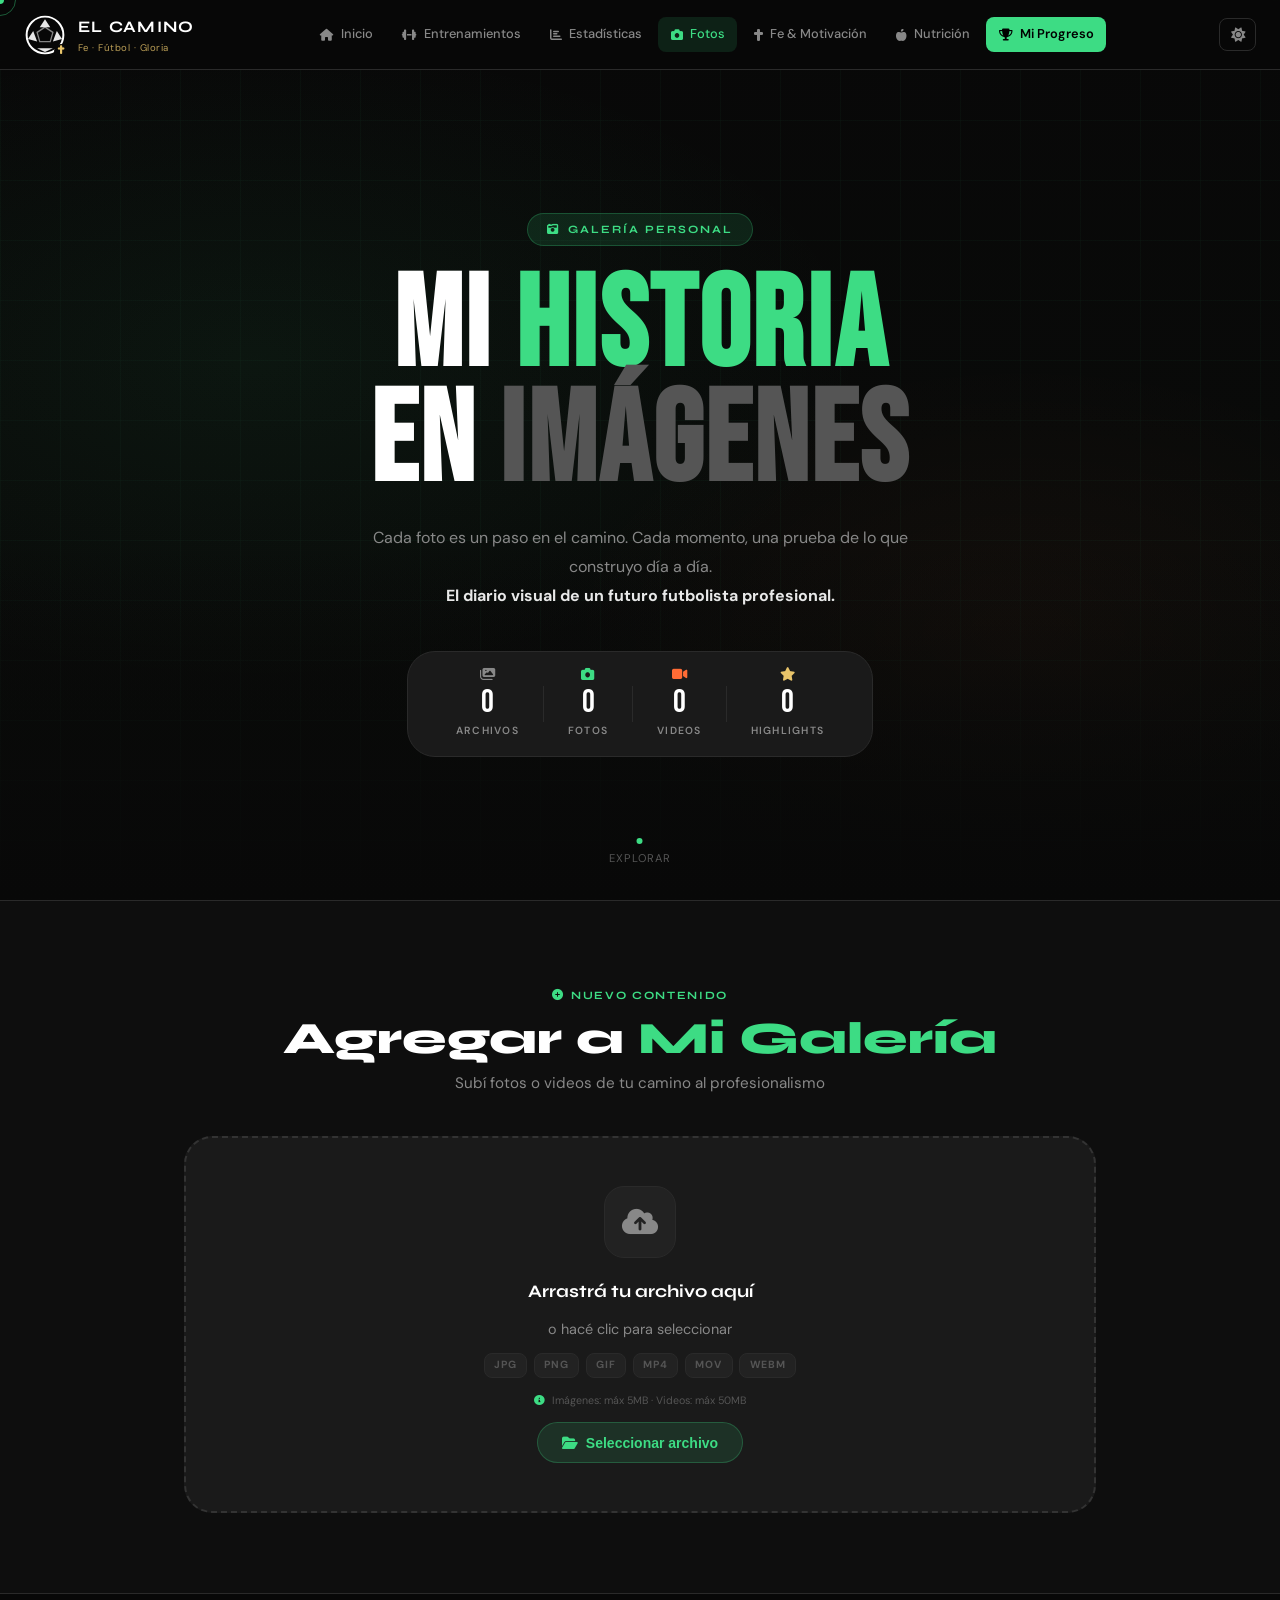
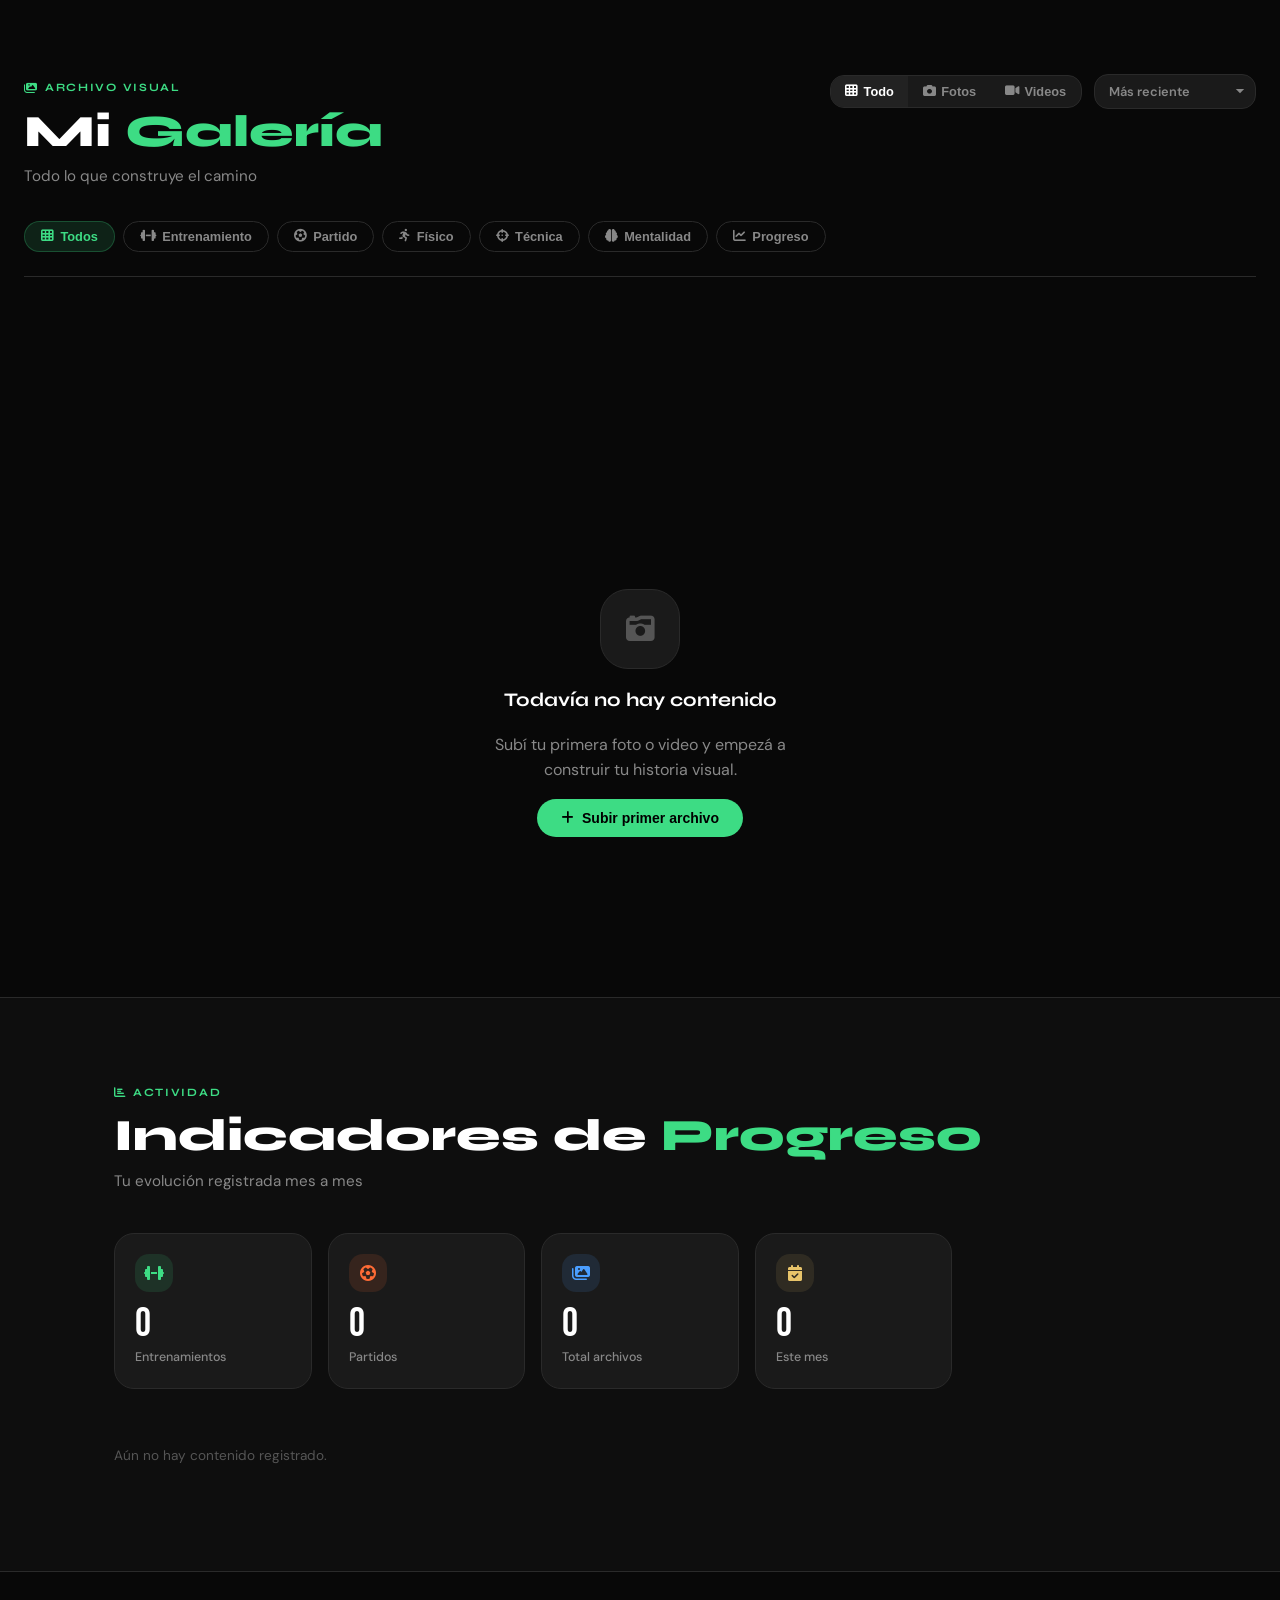
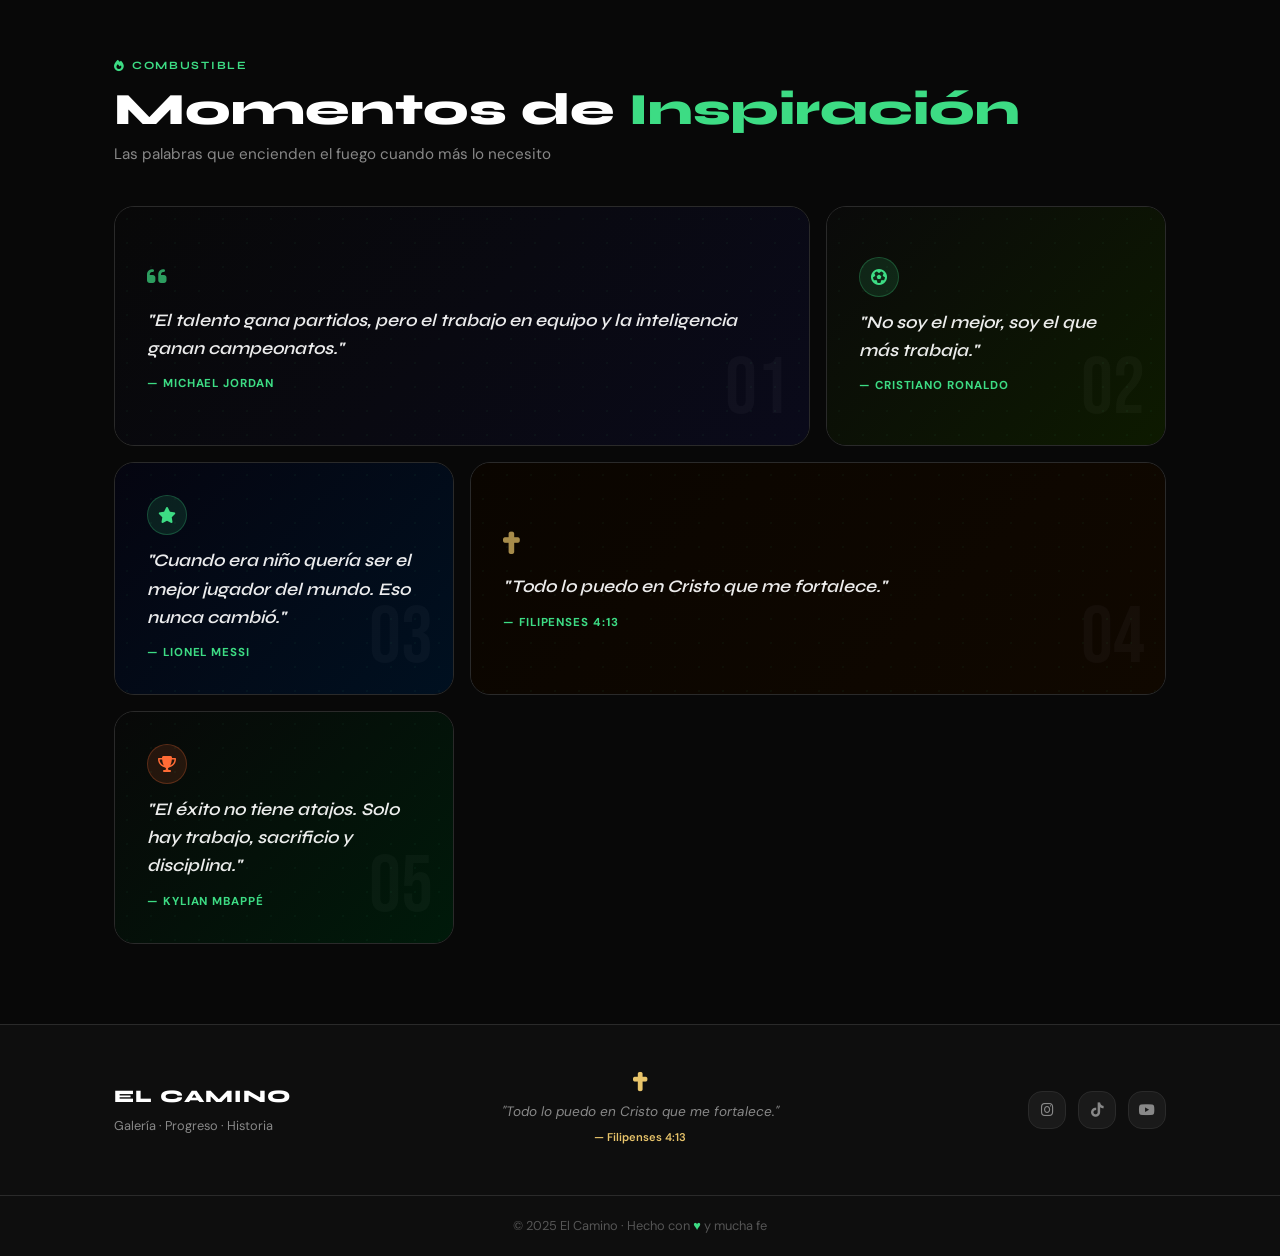
<file: fotos.html>
<!DOCTYPE html>
<html lang="es" data-theme="dark">
<head>
  <meta charset="UTF-8"/>
  <meta name="viewport" content="width=device-width, initial-scale=1.0"/>
  <meta name="description" content="Galería visual de El Camino — El diario visual de un futuro futbolista profesional"/>
  <title>Galería | El Camino al Fútbol Profesional</title>

  <!-- Tipografías (igual que nutricion.html) -->
  <link rel="preconnect" href="https://fonts.googleapis.com"/>
  <link rel="preconnect" href="https://fonts.gstatic.com" crossorigin/>
  <link href="https://fonts.googleapis.com/css2?family=Bebas+Neue&family=Syne:wght@400;600;700;800&family=DM+Sans:ital,wght@0,300;0,400;0,500;0,600;1,300&display=swap" rel="stylesheet"/>

  <!-- Iconos -->
  <link rel="stylesheet" href="https://cdnjs.cloudflare.com/ajax/libs/font-awesome/6.5.0/css/all.min.css"/>

  <!-- CSS propio -->
  <link rel="stylesheet" href="./css/fotos.css"/>
</head>
<body>

<!-- ═══════════════════ CURSOR ═══════════════════ -->
<div class="cursor" id="cursor"></div>
<div class="cursor-ring" id="cursorRing"></div>

<!-- ═══════════════════ NAVBAR ═══════════════════ -->
<nav id="navbar">
  <a href="index.html" class="logo" aria-label="El Camino - Inicio">
    <div class="logo-icon">
      <svg viewBox="0 0 64 64" xmlns="http://www.w3.org/2000/svg" aria-hidden="true">
        <circle cx="32" cy="32" r="28" fill="none" stroke="white" stroke-width="3"/>
        <polygon points="32,8 40,20 24,20" fill="white" opacity="0.9"/>
        <polygon points="50,26 58,38 44,42" fill="white" opacity="0.9"/>
        <polygon points="44,52 32,58 20,52" fill="white" opacity="0.9"/>
        <polygon points="20,42 6,38 14,26" fill="white" opacity="0.9"/>
        <polygon points="32,20 44,28 40,42 24,42 20,28" fill="none" stroke="white" stroke-width="2" opacity="0.5"/>
      </svg>
      <span class="logo-cross"><i class="fas fa-cross"></i></span>
    </div>
    <div class="logo-text">
      <span class="logo-name">EL CAMINO</span>
      <span class="logo-tag">Fe · Fútbol · Gloria</span>
    </div>
  </a>

  <ul class="nav-links" id="navLinks">
    <li><a href="index.html"><i class="fas fa-home nav-icon"></i>Inicio</a></li>
    <li><a href="entrenamiento.html"><i class="fas fa-dumbbell nav-icon"></i>Entrenamientos</a></li>
    <li><a href="estadisticas.html"><i class="fas fa-chart-bar nav-icon"></i>Estadísticas</a></li>
    <li><a href="fotos.html" class="active"><i class="fas fa-camera nav-icon"></i>Fotos</a></li>
    <li><a href="fe.html"><i class="fas fa-cross nav-icon"></i>Fe & Motivación</a></li>
    <li><a href="nutricion.html"><i class="fas fa-apple-alt nav-icon"></i>Nutrición</a></li>
    <li><a href="progreso.html" class="nav-cta"><i class="fas fa-trophy nav-icon"></i>Mi Progreso</a></li>
  </ul>

  <div class="nav-actions">
    <button class="theme-toggle" id="themeToggle" aria-label="Cambiar tema">
      <i class="fas fa-sun" id="themeIcon"></i>
    </button>
    <button class="hamburger" id="hamburger" aria-label="Abrir menú">
      <span></span><span></span><span></span>
    </button>
  </div>
</nav>

<!-- Mobile Nav -->
<div class="mobile-nav" id="mobileNav" role="dialog" aria-modal="true">
  <button class="mobile-close" id="mobileClose" aria-label="Cerrar menú"><i class="fas fa-times"></i></button>
  <a href="index.html"><i class="fas fa-home"></i> Inicio</a>
  <a href="entrenamiento.html"><i class="fas fa-dumbbell"></i> Entrenamientos</a>
  <a href="fotos.html" class="mob-active"><i class="fas fa-camera"></i> Fotos</a>
  <a href="estadisticas.html"><i class="fas fa-chart-bar"></i> Estadísticas</a>
  <a href="fe.html"><i class="fas fa-cross"></i> Fe & Motivación</a>
  <a href="nutricion.html"><i class="fas fa-apple-alt"></i> Nutrición</a>
  <a href="progreso.html"><i class="fas fa-trophy"></i> Mi Progreso</a>
</div>

<!-- ═══════════════════ HERO ═══════════════════ -->
<header class="hero-fotos">
  <div class="hero-bg-fotos"></div>
  <div class="hero-overlay-fotos"></div>
  <div class="hero-content-fotos">
    <span class="hero-eyebrow-f"><i class="fas fa-camera-retro"></i> Galería Personal</span>
    <h1 class="hero-title-fotos">
      <span class="htf-white">MI</span>
      <span class="htf-accent">HISTORIA</span>
      <br>
      <span class="htf-white">EN</span>
      <span class="htf-dim">IMÁGENES</span>
    </h1>
    <p class="hero-desc-fotos">
      Cada foto es un paso en el camino. Cada momento, una prueba de lo que construyo día a día.<br>
      <strong>El diario visual de un futuro futbolista profesional.</strong>
    </p>

    <!-- Stats bar -->
    <div class="hero-stats-bar">
      <div class="hsb-item">
        <i class="fas fa-images hsb-icon"></i>
        <span class="hsb-num" id="statTotal">0</span>
        <span class="hsb-label">Archivos</span>
      </div>
      <div class="hsb-divider"></div>
      <div class="hsb-item">
        <i class="fas fa-camera hsb-icon green"></i>
        <span class="hsb-num" id="statFotos">0</span>
        <span class="hsb-label">Fotos</span>
      </div>
      <div class="hsb-divider"></div>
      <div class="hsb-item">
        <i class="fas fa-video hsb-icon orange"></i>
        <span class="hsb-num" id="statVideos">0</span>
        <span class="hsb-label">Videos</span>
      </div>
      <div class="hsb-divider"></div>
      <div class="hsb-item">
        <i class="fas fa-star hsb-icon accent"></i>
        <span class="hsb-num" id="statHighlights">0</span>
        <span class="hsb-label">Highlights</span>
      </div>
    </div>
  </div>
  <div class="hero-scroll-fotos" id="heroScroll">
    <div class="scroll-dot-fotos"></div>
    <span>Explorar</span>
  </div>
</header>

<!-- ═══════════════════ UPLOAD ═══════════════════ -->
<section class="upload-section" id="uploadSection">
  <div class="upload-inner">

    <div class="upload-header">
      <span class="section-eyebrow"><i class="fas fa-plus-circle"></i> Nuevo Contenido</span>
      <h2 class="section-h2">Agregar a <span class="green">Mi Galería</span></h2>
      <p class="section-sub">Subí fotos o videos de tu camino al profesionalismo</p>
    </div>

    <div class="upload-wrapper">
      <!-- Drop Zone -->
      <div class="drop-zone" id="dropZone" role="button" tabindex="0" aria-label="Zona de carga de archivos">
        <div class="dz-inner">
          <div class="dz-icon-wrap">
            <i class="fas fa-cloud-upload-alt dz-icon"></i>
          </div>
          <p class="dz-title">Arrastrá tu archivo aquí</p>
          <p class="dz-sub">o hacé clic para seleccionar</p>
          <div class="dz-formats">
            <span>JPG</span><span>PNG</span><span>GIF</span><span>MP4</span><span>MOV</span><span>WEBM</span>
          </div>
          <div class="dz-limits">
            <small><i class="fas fa-info-circle"></i> Imágenes: máx 5MB · Videos: máx 50MB</small>
          </div>
          <input type="file" id="fileInput" accept="image/*,video/*" hidden aria-label="Seleccionar archivo"/>
          <button class="btn-select-file" id="btnSelectFile" type="button">
            <i class="fas fa-folder-open"></i> Seleccionar archivo
          </button>
        </div>
        <!-- Progress bar (oculto) -->
        <div class="dz-progress" id="dzProgress" style="display:none">
          <div class="dz-progress-bar" id="dzProgressBar"></div>
          <span class="dz-progress-label" id="dzProgressLabel">Procesando...</span>
        </div>
      </div>

      <!-- Preview panel (oculto hasta seleccionar) -->
      <div class="upload-preview-panel" id="uploadPreviewPanel" style="display:none">
        <div class="upp-media" id="uppMedia"></div>
        <div class="upp-form">

          <div class="upp-form-group">
            <label for="mediaTitle"><i class="fas fa-tag"></i> Título *</label>
            <input type="text" id="mediaTitle" placeholder="Dale un nombre a este momento..." maxlength="60" autocomplete="off"/>
          </div>

          <div class="upp-form-group">
            <label for="mediaDesc"><i class="fas fa-align-left"></i> Descripción</label>
            <textarea id="mediaDesc" placeholder="¿Qué significa este momento para vos?" rows="3" maxlength="200"></textarea>
          </div>

          <div class="upp-form-row">
            <div class="upp-form-group">
              <label for="mediaCategory"><i class="fas fa-layer-group"></i> Categoría</label>
              <select id="mediaCategory">
                <option value="entrenamiento">💪 Entrenamiento</option>
                <option value="partido">⚽ Partido</option>
                <option value="fisico">🏃 Físico</option>
                <option value="tecnica">🎯 Técnica</option>
                <option value="mentalidad">🧠 Mentalidad</option>
                <option value="progreso">📈 Progreso</option>
              </select>
            </div>

            <div class="upp-form-group">
              <label><i class="fas fa-star"></i> Highlight</label>
              <label class="toggle-switch" title="Marcar como contenido destacado">
                <input type="checkbox" id="mediaHighlight"/>
                <span class="toggle-track">
                  <span class="toggle-thumb"></span>
                </span>
                <span class="toggle-label">Destacar este contenido</span>
              </label>
            </div>
          </div>

          <div class="upp-form-group">
            <label for="mediaTags"><i class="fas fa-hashtag"></i> Tags</label>
            <div class="tags-input-wrap" id="tagsInputWrap">
              <div class="tags-list" id="tagsList"></div>
              <input type="text" id="mediaTags" placeholder="#velocidad, #gol..." maxlength="30" autocomplete="off"/>
            </div>
            <small class="tags-hint">Presioná Enter o coma para agregar</small>
          </div>

          <div class="upp-actions">
            <button class="btn-cancel-upload" id="btnCancelUpload" type="button">
              <i class="fas fa-times"></i> Cancelar
            </button>
            <button class="btn-save-upload" id="btnSaveUpload" type="button">
              <i class="fas fa-check"></i> Guardar en Galería
            </button>
          </div>
        </div>
      </div>
    </div>
  </div>
</section>

<!-- ═══════════════════ GALERÍA ═══════════════════ -->
<section class="gallery-section" id="gallerySection">
  <div class="gallery-inner">

    <div class="gallery-header">
      <div>
        <span class="section-eyebrow"><i class="fas fa-images"></i> Archivo Visual</span>
        <h2 class="section-h2">Mi <span class="green">Galería</span></h2>
        <p class="section-sub">Todo lo que construye el camino</p>
      </div>

      <!-- Filtros avanzados -->
      <div class="gallery-controls">
        <div class="filter-type-group">
          <button class="ftype-btn active" data-type="all"><i class="fas fa-th"></i> Todo</button>
          <button class="ftype-btn" data-type="image"><i class="fas fa-camera"></i> Fotos</button>
          <button class="ftype-btn" data-type="video"><i class="fas fa-video"></i> Videos</button>
        </div>
        <div class="filter-sort-group">
          <select id="sortSelect" class="sort-select" aria-label="Ordenar por">
            <option value="newest">Más reciente</option>
            <option value="oldest">Más antiguo</option>
            <option value="highlights">Highlights primero</option>
          </select>
        </div>
      </div>
    </div>

    <!-- Filtros por categoría -->
    <div class="cat-filter-bar" id="catFilterBar" role="tablist">
      <button class="cat-fbtn active" data-cat="all" role="tab" aria-selected="true">
        <i class="fas fa-th"></i> Todos
      </button>
      <button class="cat-fbtn" data-cat="entrenamiento" role="tab">
        <i class="fas fa-dumbbell"></i> Entrenamiento
      </button>
      <button class="cat-fbtn" data-cat="partido" role="tab">
        <i class="fas fa-futbol"></i> Partido
      </button>
      <button class="cat-fbtn" data-cat="fisico" role="tab">
        <i class="fas fa-running"></i> Físico
      </button>
      <button class="cat-fbtn" data-cat="tecnica" role="tab">
        <i class="fas fa-crosshairs"></i> Técnica
      </button>
      <button class="cat-fbtn" data-cat="mentalidad" role="tab">
        <i class="fas fa-brain"></i> Mentalidad
      </button>
      <button class="cat-fbtn" data-cat="progreso" role="tab">
        <i class="fas fa-chart-line"></i> Progreso
      </button>
    </div>

    <!-- Grid de galería -->
    <div class="gallery-grid" id="galleryGrid">
      <!-- Cards generadas por JS -->
    </div>

    <!-- Estado vacío -->
    <div class="gallery-empty" id="galleryEmpty" style="display:none">
      <div class="empty-icon-wrap"><i class="fas fa-camera-retro"></i></div>
      <h3>Todavía no hay contenido</h3>
      <p>Subí tu primera foto o video y empezá a construir tu historia visual.</p>
      <button class="btn-upload-first" id="btnUploadFirst">
        <i class="fas fa-plus"></i> Subir primer archivo
      </button>
    </div>

    <!-- Paginación / Load more -->
    <div class="load-more-wrap" id="loadMoreWrap" style="display:none">
      <button class="btn-load-more" id="btnLoadMore">
        <i class="fas fa-chevron-down"></i> Cargar más
      </button>
    </div>

  </div>
</section>

<!-- ═══════════════════ PROGRESO MENSUAL ═══════════════════ -->
<section class="progress-section">
  <div class="progress-inner">
    <div class="progress-header">
      <span class="section-eyebrow"><i class="fas fa-chart-bar"></i> Actividad</span>
      <h2 class="section-h2">Indicadores de <span class="green">Progreso</span></h2>
      <p class="section-sub">Tu evolución registrada mes a mes</p>
    </div>

    <div class="progress-stats-grid" id="progressStatsGrid">
      <!-- Generado por JS -->
    </div>

    <!-- Meses timeline -->
    <div class="monthly-timeline" id="monthlyTimeline">
      <!-- Generado por JS -->
    </div>
  </div>
</section>

<!-- ═══════════════════ INSPIRACIÓN ═══════════════════ -->
<section class="inspo-section-fotos">
  <div class="inspo-inner-fotos">
    <div class="inspo-header-fotos">
      <span class="section-eyebrow"><i class="fas fa-fire"></i> Combustible</span>
      <h2 class="section-h2">Momentos de <span class="green">Inspiración</span></h2>
      <p class="section-sub">Las palabras que encienden el fuego cuando más lo necesito</p>
    </div>

    <div class="inspo-grid-fotos">

      <div class="inspo-card-f inspo-card-f--large">
        <div class="icf-bg" style="background:linear-gradient(135deg,#080808 0%,#0a0a1a 100%)">
          <div class="icf-pattern"></div>
        </div>
        <div class="icf-content">
          <div class="icf-icon"><i class="fas fa-quote-left"></i></div>
          <blockquote>"El talento gana partidos, pero el trabajo en equipo y la inteligencia ganan campeonatos."</blockquote>
          <cite>— Michael Jordan</cite>
        </div>
        <span class="icf-num">01</span>
      </div>

      <div class="inspo-card-f">
        <div class="icf-bg" style="background:linear-gradient(135deg,#0a0a0a 0%,#0d1a00 100%)">
          <div class="icf-pattern"></div>
        </div>
        <div class="icf-content">
          <div class="icf-badge"><i class="fas fa-futbol"></i></div>
          <blockquote>"No soy el mejor, soy el que más trabaja."</blockquote>
          <cite>— Cristiano Ronaldo</cite>
        </div>
        <span class="icf-num">02</span>
      </div>

      <div class="inspo-card-f">
        <div class="icf-bg" style="background:linear-gradient(135deg,#050510 0%,#001020 100%)">
          <div class="icf-pattern"></div>
        </div>
        <div class="icf-content">
          <div class="icf-badge"><i class="fas fa-star"></i></div>
          <blockquote>"Cuando era niño quería ser el mejor jugador del mundo. Eso nunca cambió."</blockquote>
          <cite>— Lionel Messi</cite>
        </div>
        <span class="icf-num">03</span>
      </div>

      <div class="inspo-card-f inspo-card-f--wide">
        <div class="icf-bg" style="background:linear-gradient(135deg,#0a0500 0%,#100800 100%)">
          <div class="icf-pattern"></div>
        </div>
        <div class="icf-content">
          <div class="icf-icon icf-icon--cross"><i class="fas fa-cross"></i></div>
          <blockquote>"Todo lo puedo en Cristo que me fortalece."</blockquote>
          <cite>— Filipenses 4:13</cite>
        </div>
        <span class="icf-num">04</span>
      </div>

      <div class="inspo-card-f">
        <div class="icf-bg" style="background:linear-gradient(135deg,#080808 0%,#001a0a 100%)">
          <div class="icf-pattern"></div>
        </div>
        <div class="icf-content">
          <div class="icf-badge icf-badge--orange"><i class="fas fa-trophy"></i></div>
          <blockquote>"El éxito no tiene atajos. Solo hay trabajo, sacrificio y disciplina."</blockquote>
          <cite>— Kylian Mbappé</cite>
        </div>
        <span class="icf-num">05</span>
      </div>

    </div>
  </div>
</section>

<!-- ═══════════════════ LIGHTBOX ═══════════════════ -->
<div class="lightbox-overlay" id="lightboxOverlay" aria-hidden="true" role="dialog" aria-modal="true" aria-label="Visor de galería">
  <div class="lb-backdrop" id="lbBackdrop"></div>
  <div class="lb-container" id="lbContainer">
    <button class="lb-close" id="lbClose" aria-label="Cerrar visor"><i class="fas fa-times"></i></button>
    <button class="lb-nav lb-nav--prev" id="lbPrev" aria-label="Anterior"><i class="fas fa-chevron-left"></i></button>
    <button class="lb-nav lb-nav--next" id="lbNext" aria-label="Siguiente"><i class="fas fa-chevron-right"></i></button>

    <div class="lb-media-wrap" id="lbMediaWrap">
      <!-- Media inyectada por JS -->
    </div>

    <div class="lb-sidebar">
      <div class="lb-meta">
        <div class="lb-top-badges" id="lbTopBadges"></div>
        <h3 class="lb-title" id="lbTitle"></h3>
        <p class="lb-desc" id="lbDesc"></p>
        <div class="lb-tags" id="lbTags"></div>
        <div class="lb-date" id="lbDate"></div>
      </div>
      <div class="lb-actions">
        <button class="lb-action-btn lb-action-highlight" id="lbHighlight">
          <i class="fas fa-star"></i> <span id="lbHighlightLabel">Destacar</span>
        </button>
        <button class="lb-action-btn lb-action-delete" id="lbDelete">
          <i class="fas fa-trash"></i> Eliminar
        </button>
      </div>
    </div>
  </div>
</div>

<!-- ═══════════════════ TOAST ═══════════════════ -->
<div class="toast-cont" id="toastCont" aria-live="polite"></div>

<!-- ═══════════════════ FOOTER ═══════════════════ -->
<footer class="footer-fotos">
  <div class="footer-fotos-inner">
    <div class="ff-brand">
      <span class="logo-name-footer">EL CAMINO</span>
      <p>Galería · Progreso · Historia</p>
    </div>
    <div class="ff-verse">
      <i class="fas fa-cross ff-cross"></i>
      <em>"Todo lo puedo en Cristo que me fortalece."</em>
      <cite>— Filipenses 4:13</cite>
    </div>
    <div class="ff-social">
      <a href="#" class="ff-link"><i class="fab fa-instagram"></i></a>
      <a href="#" class="ff-link"><i class="fab fa-tiktok"></i></a>
      <a href="#" class="ff-link"><i class="fab fa-youtube"></i></a>
    </div>
  </div>
  <div class="ff-bottom">
    <p>© 2025 El Camino · Hecho con <span style="color:var(--verde)">♥</span> y mucha fe</p>
  </div>
</footer>

<script src="./js/fotos.js"></script>
</body>
</html>
</file>
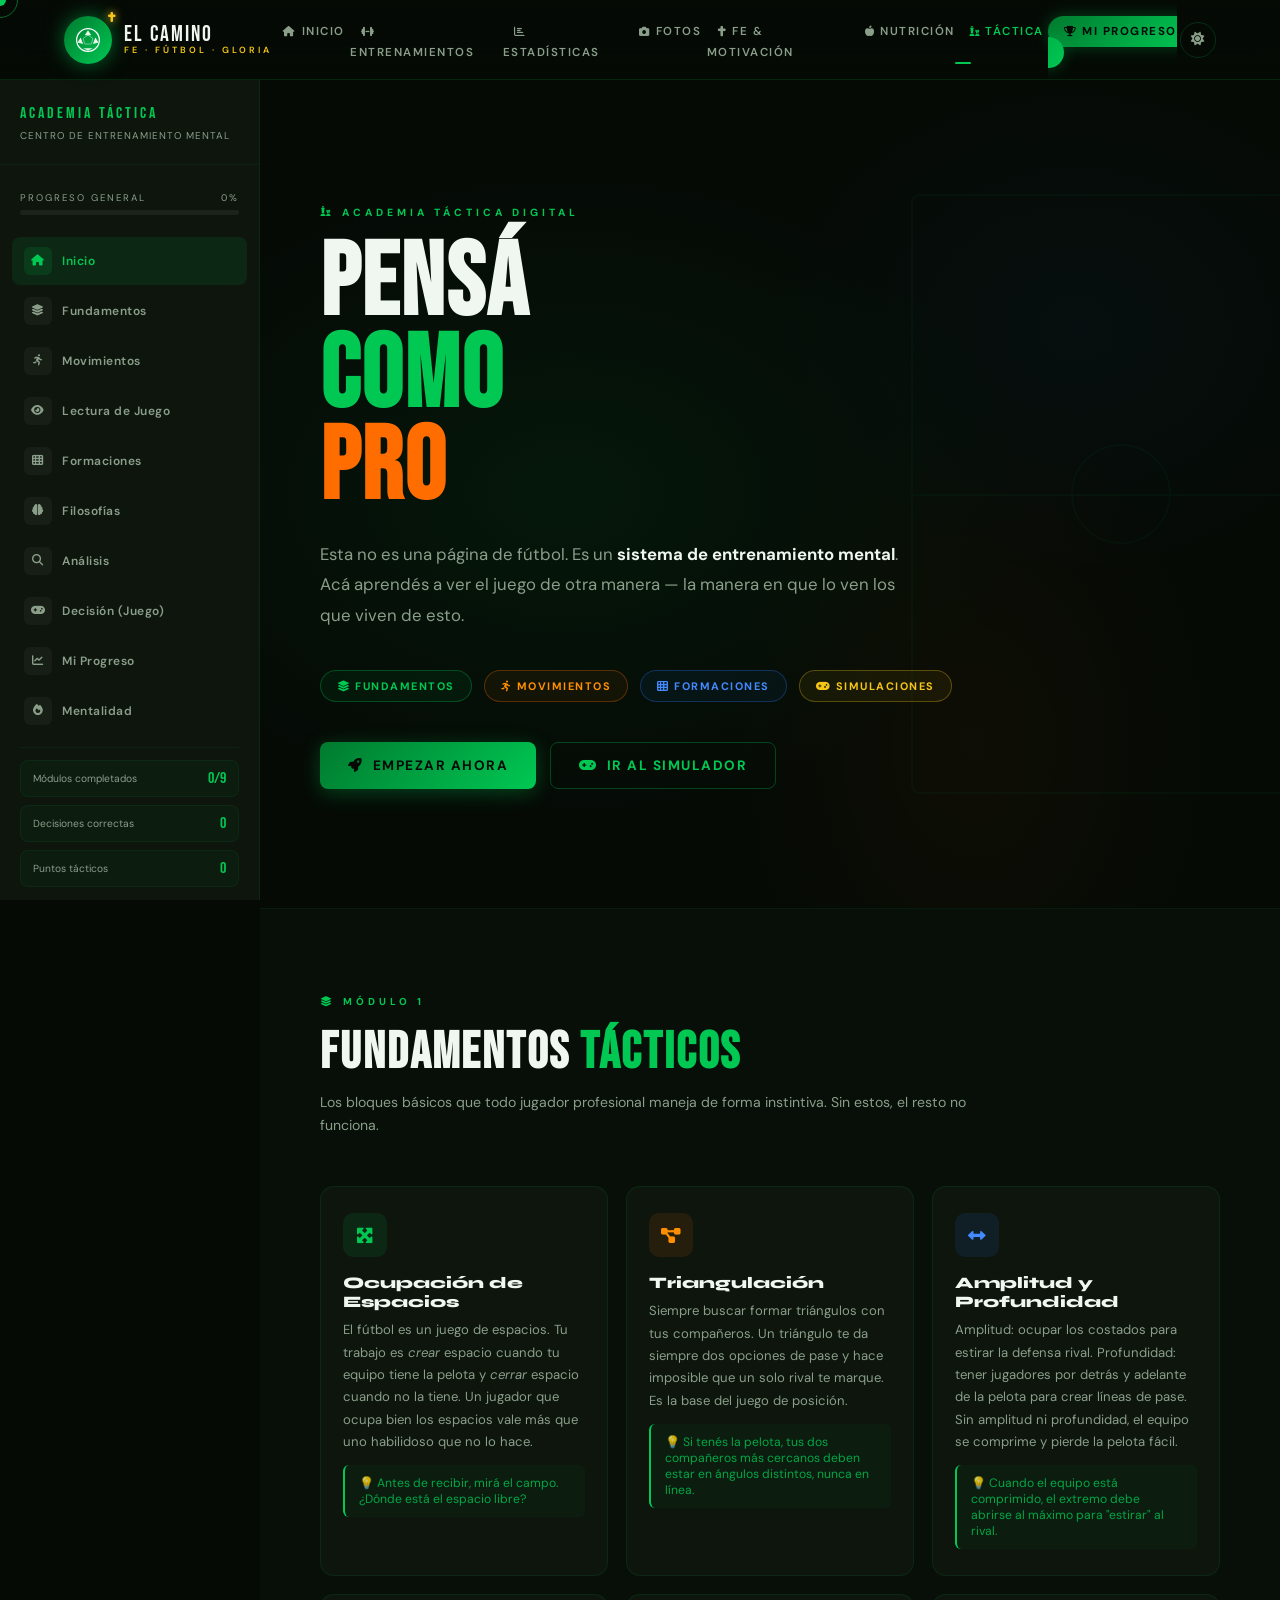
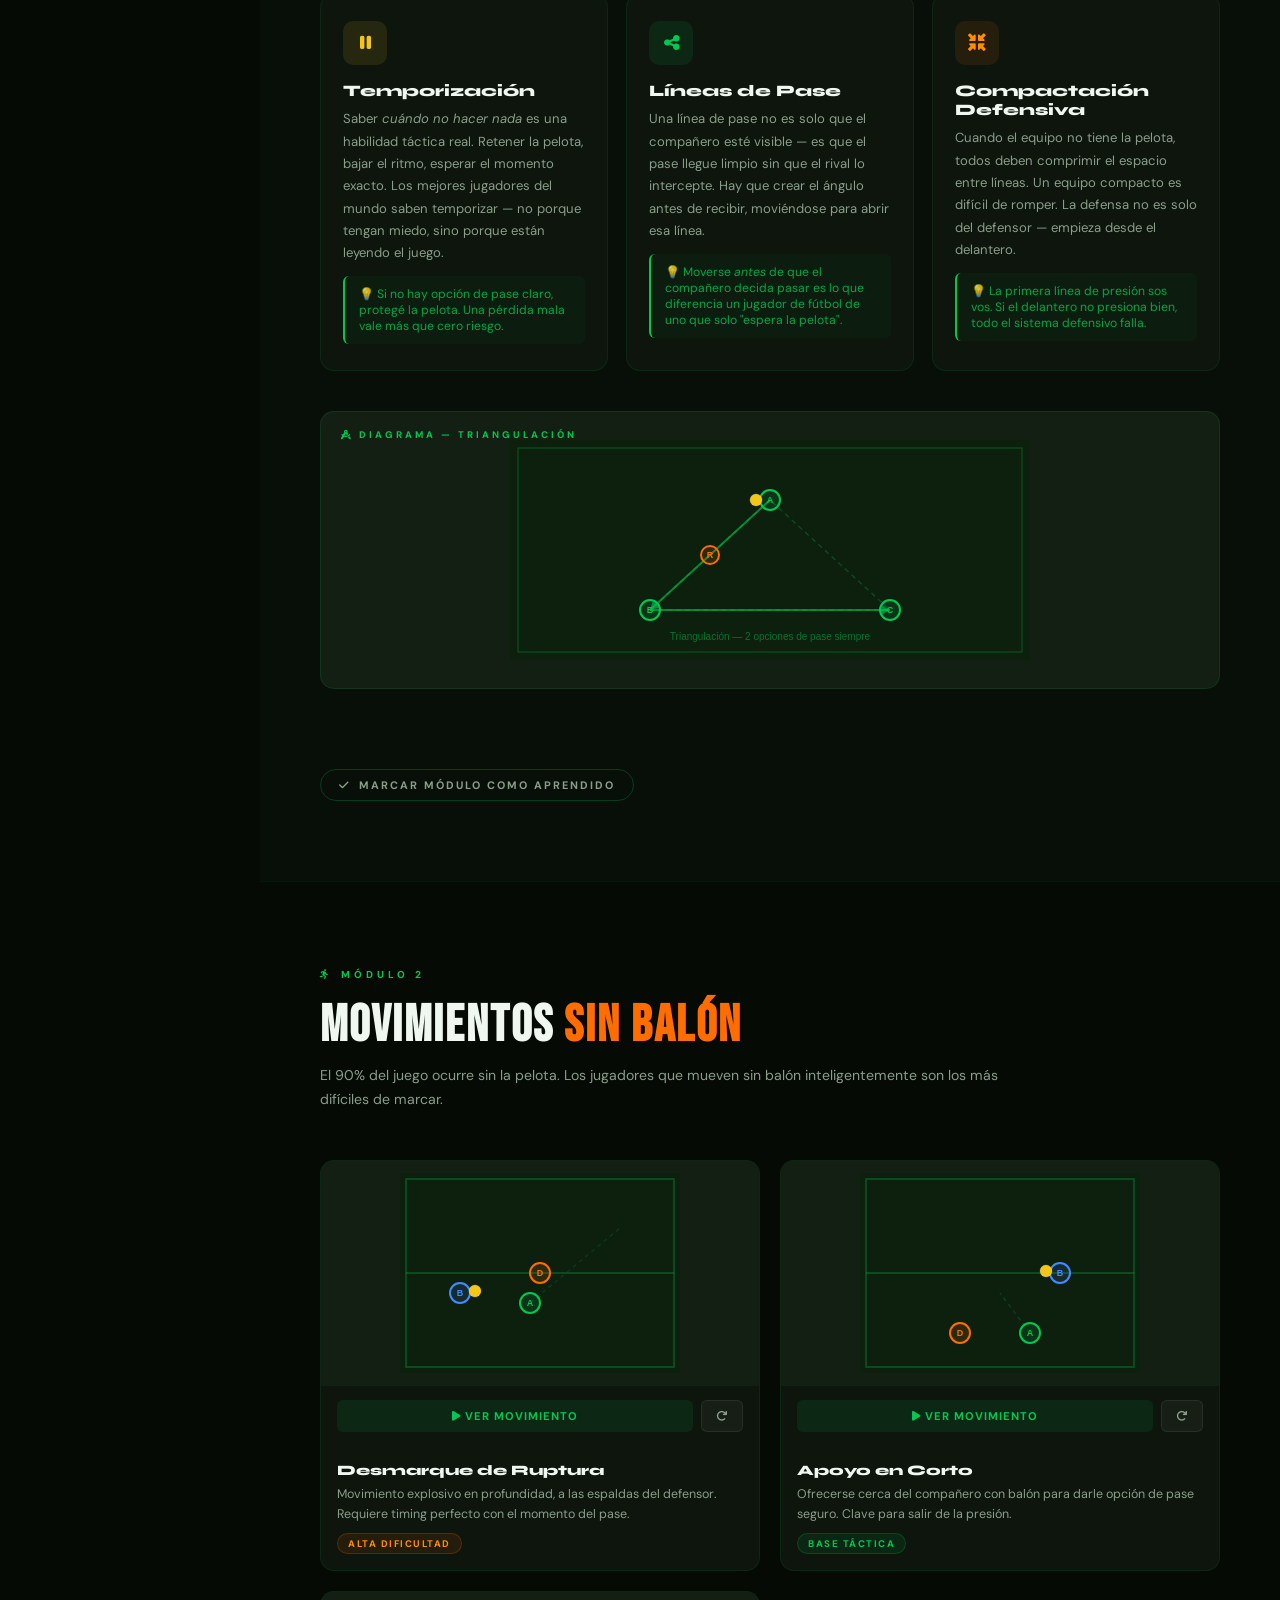
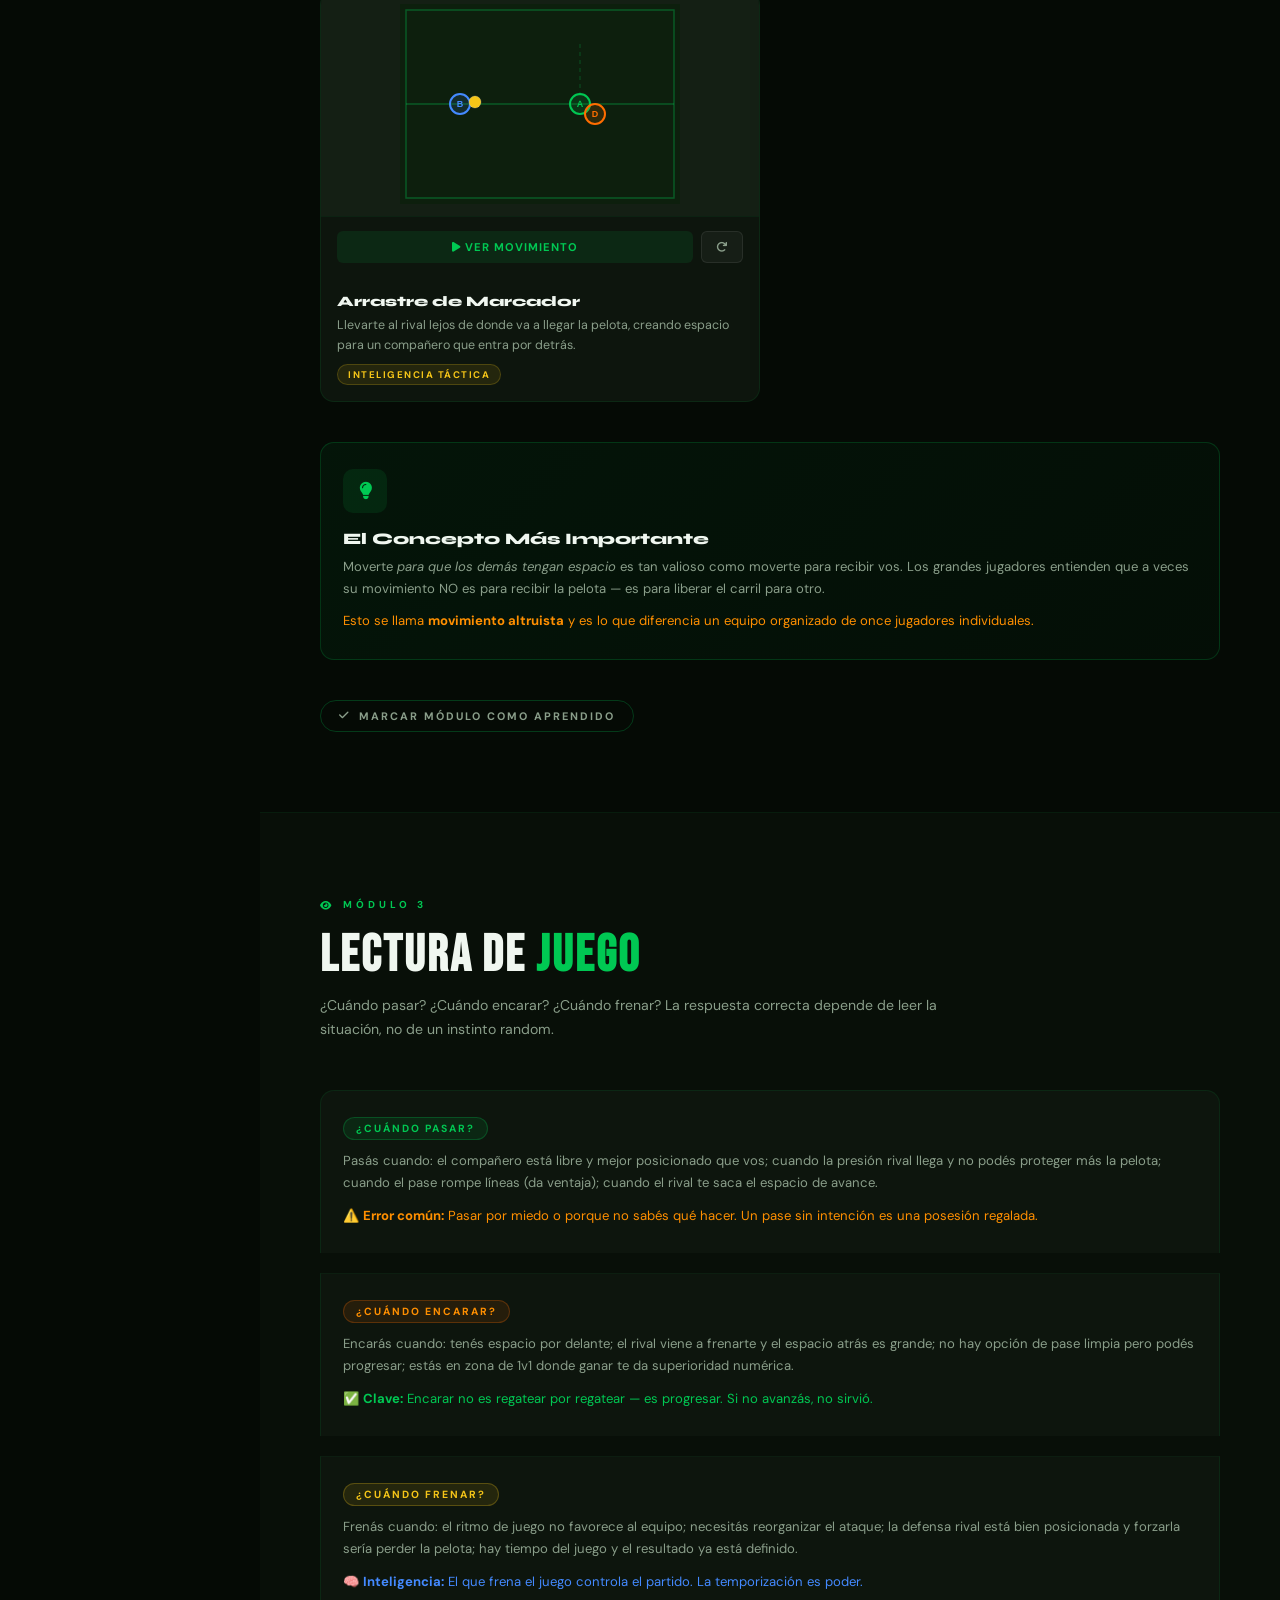
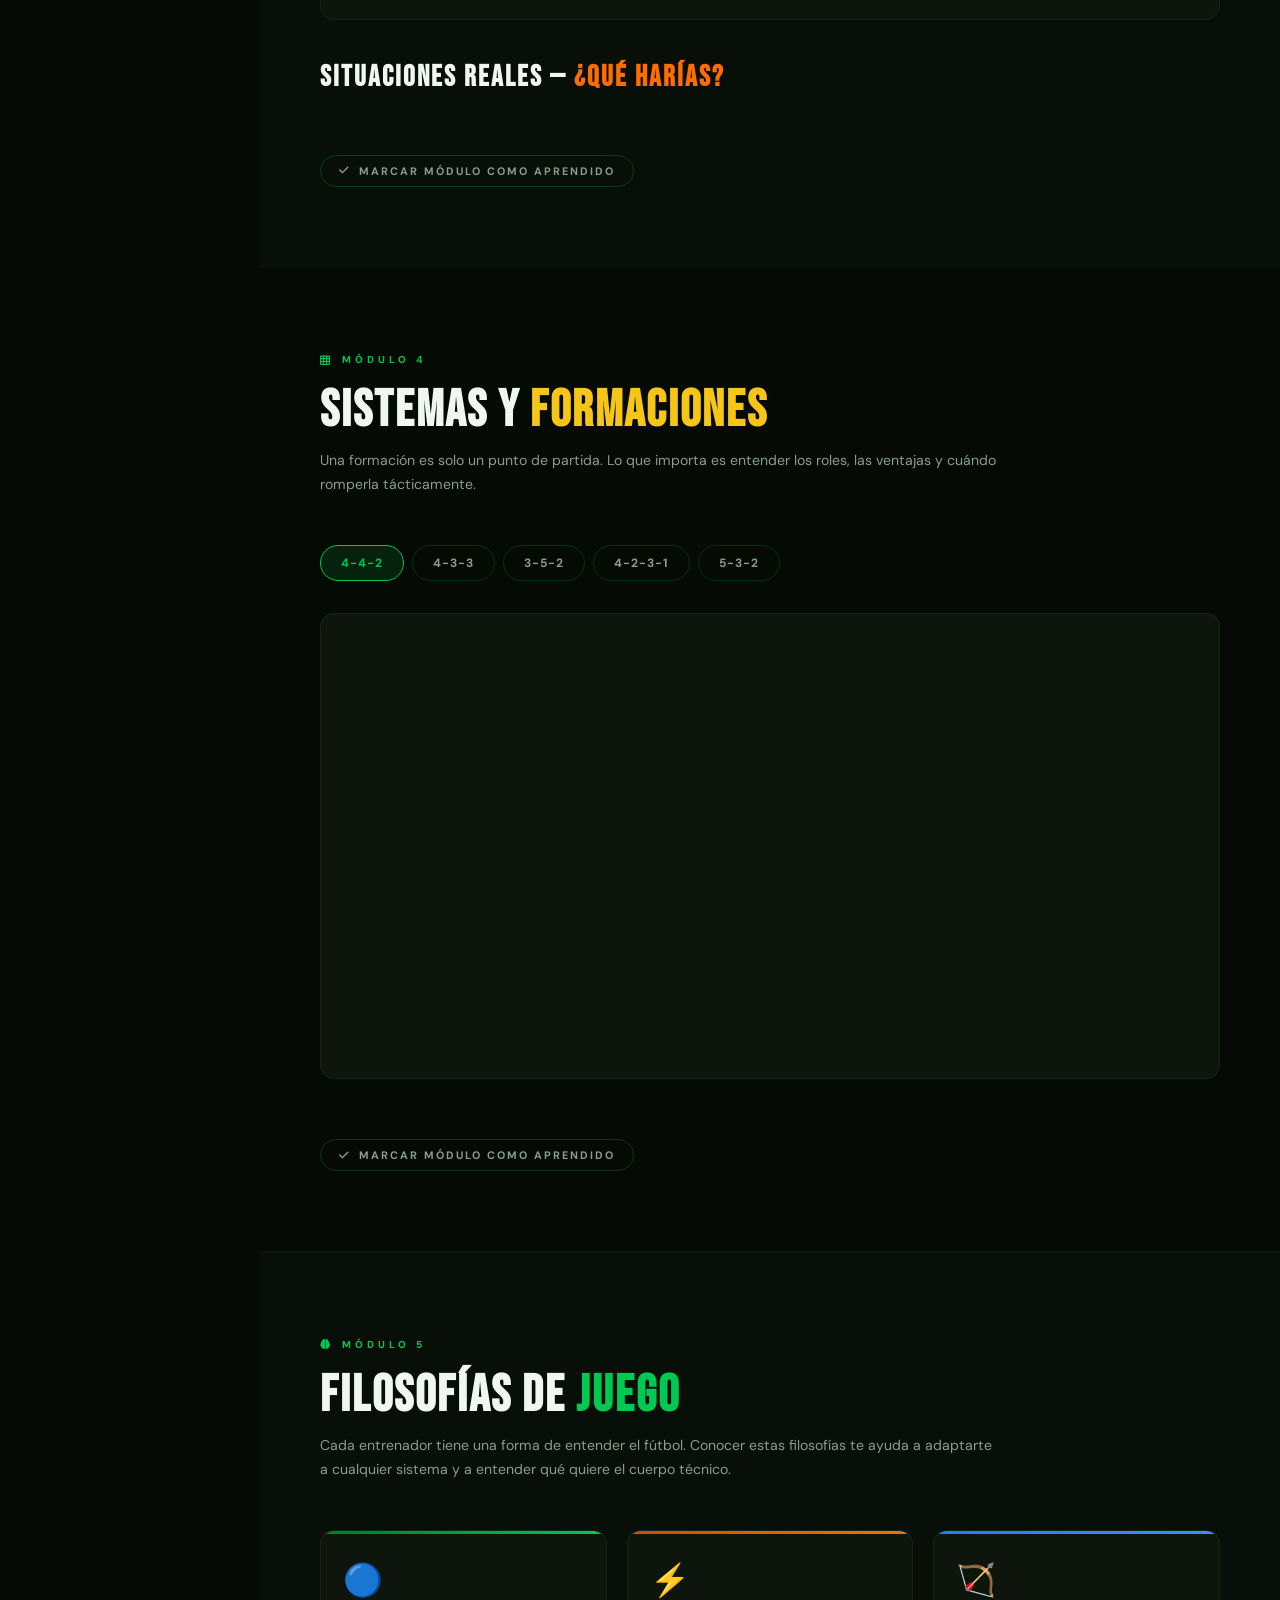
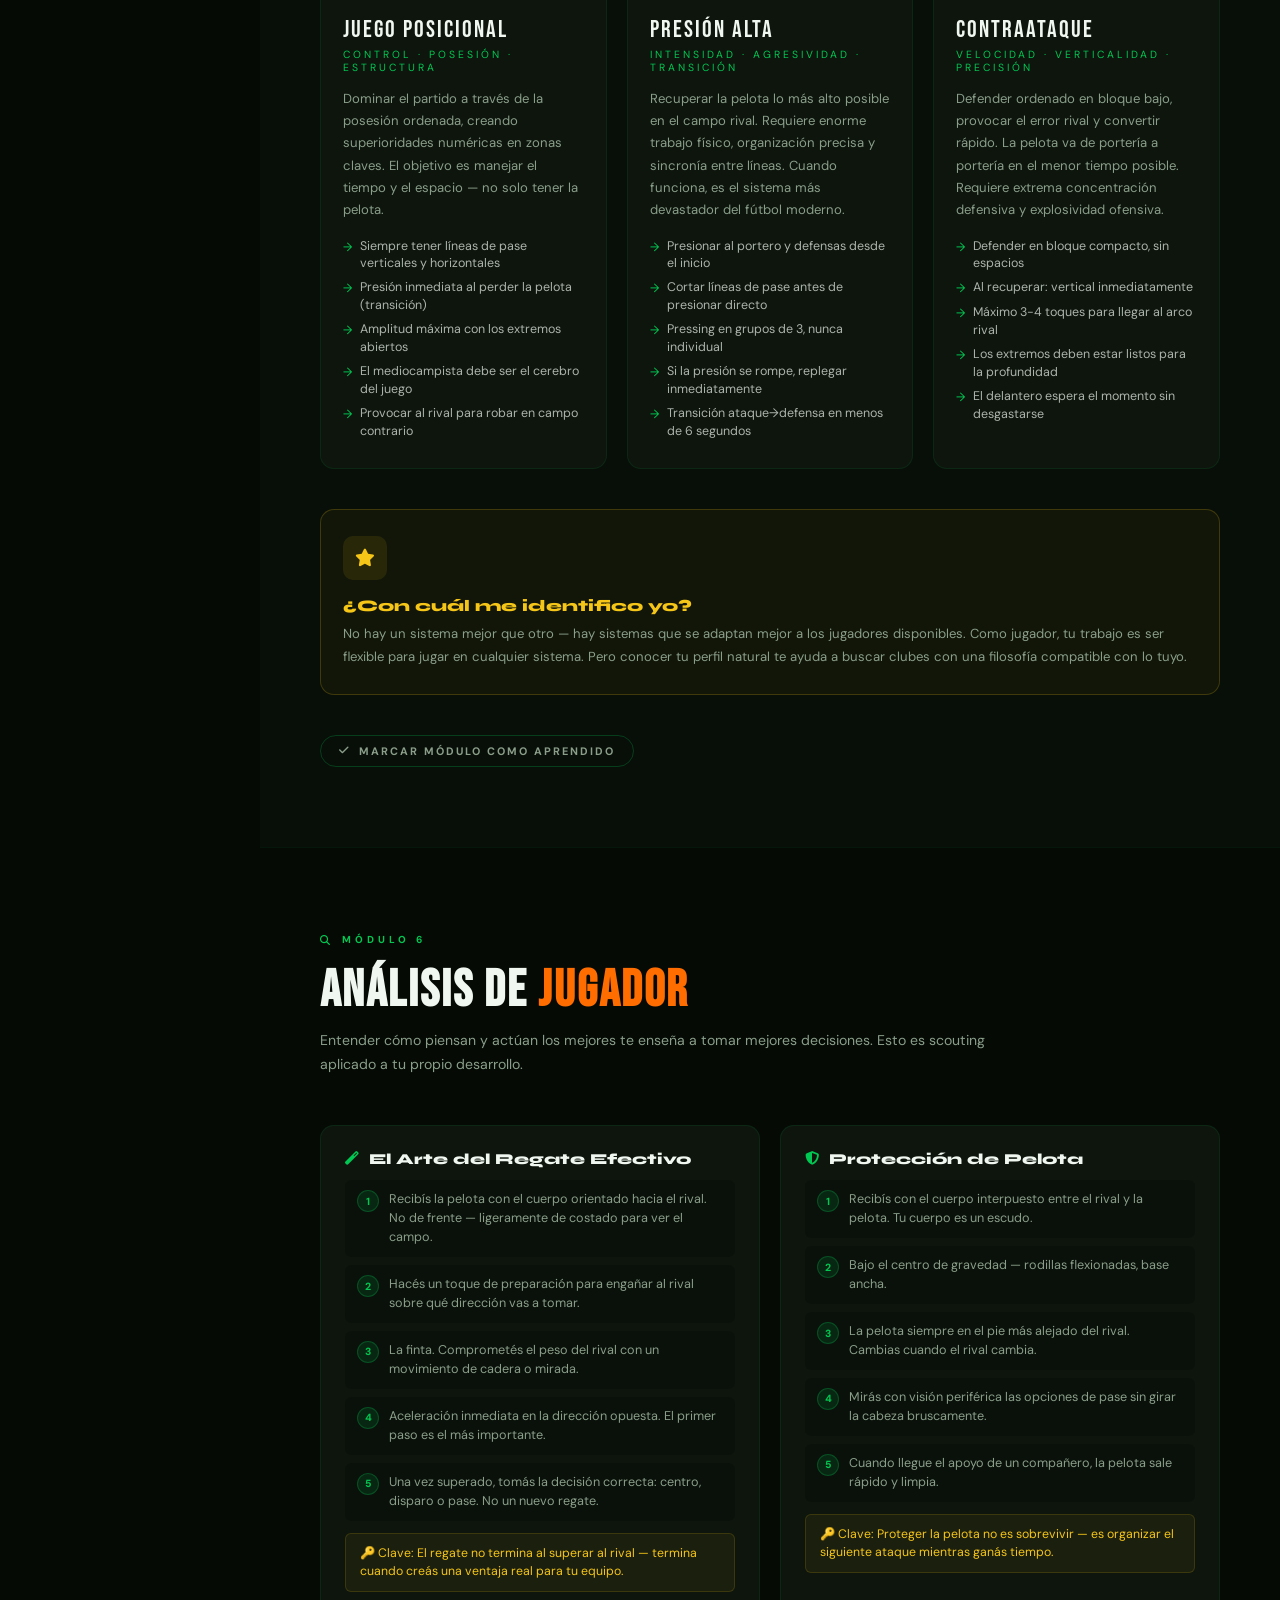
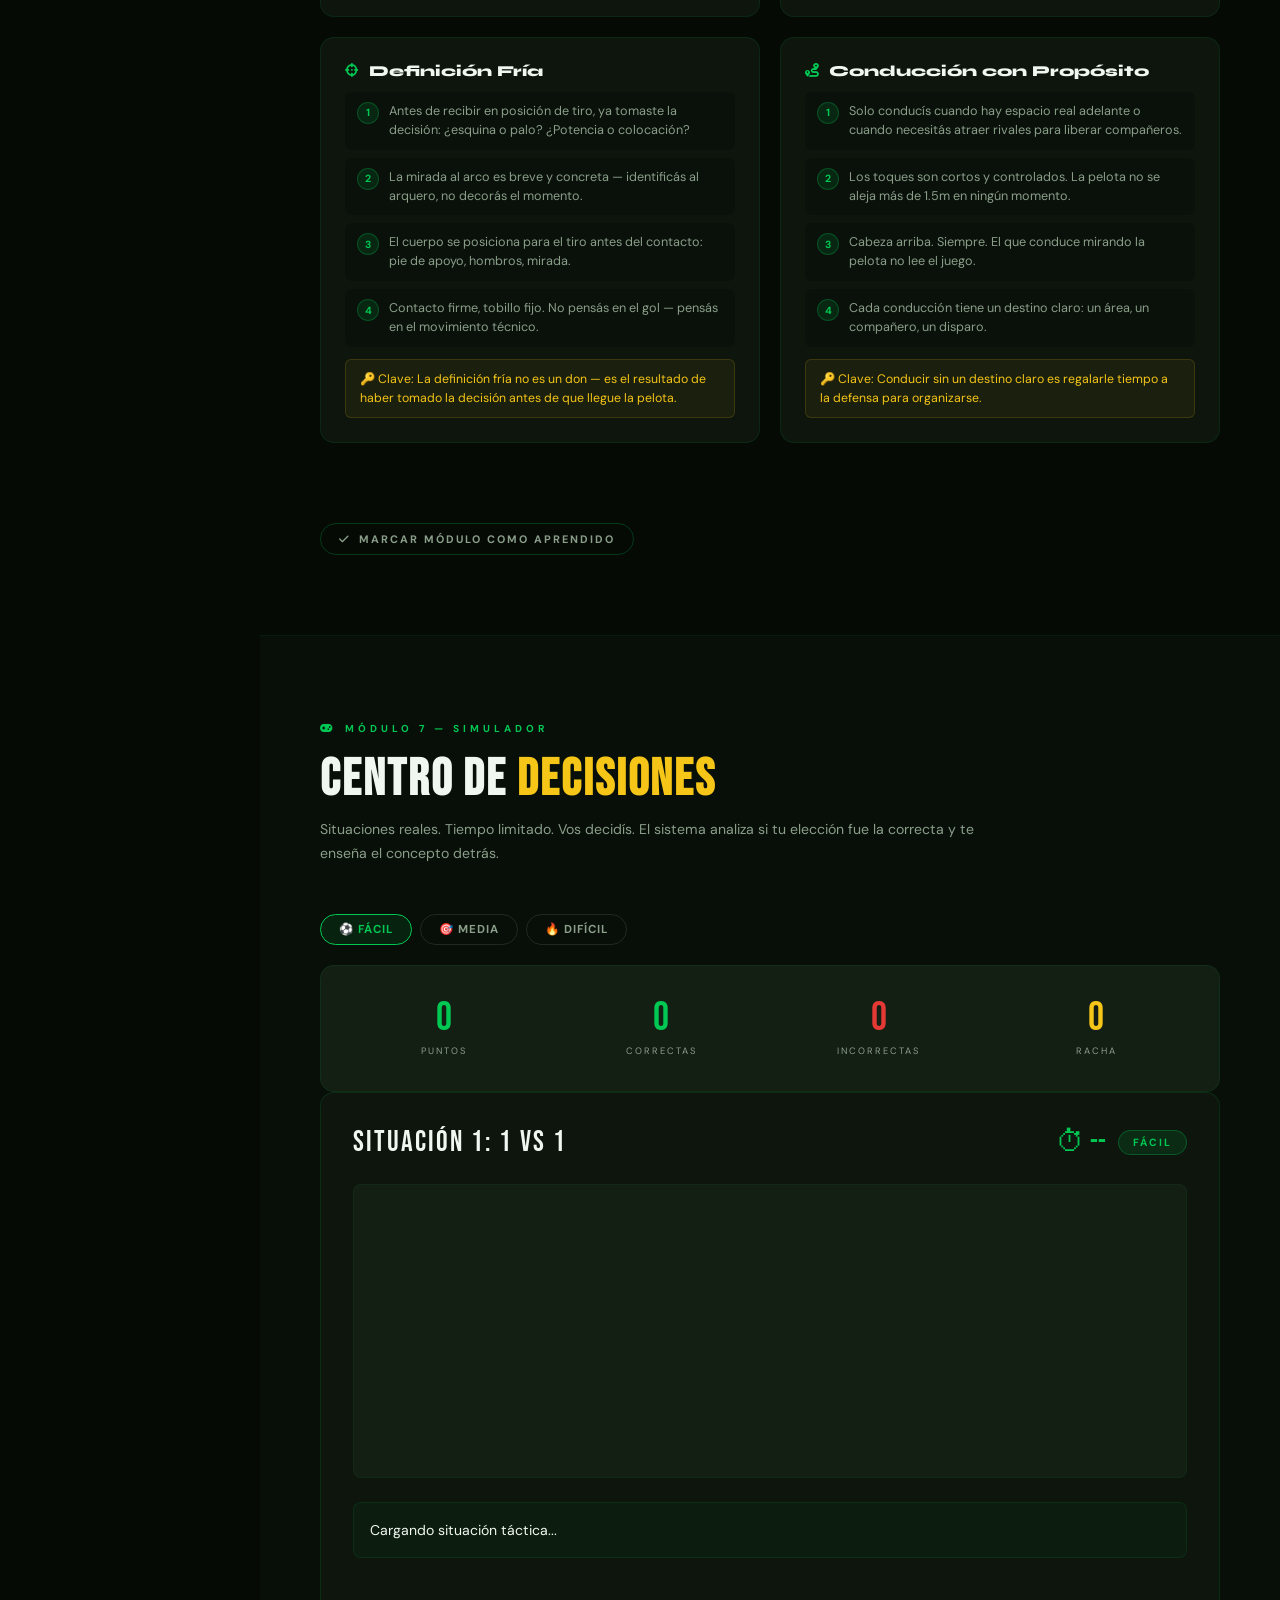
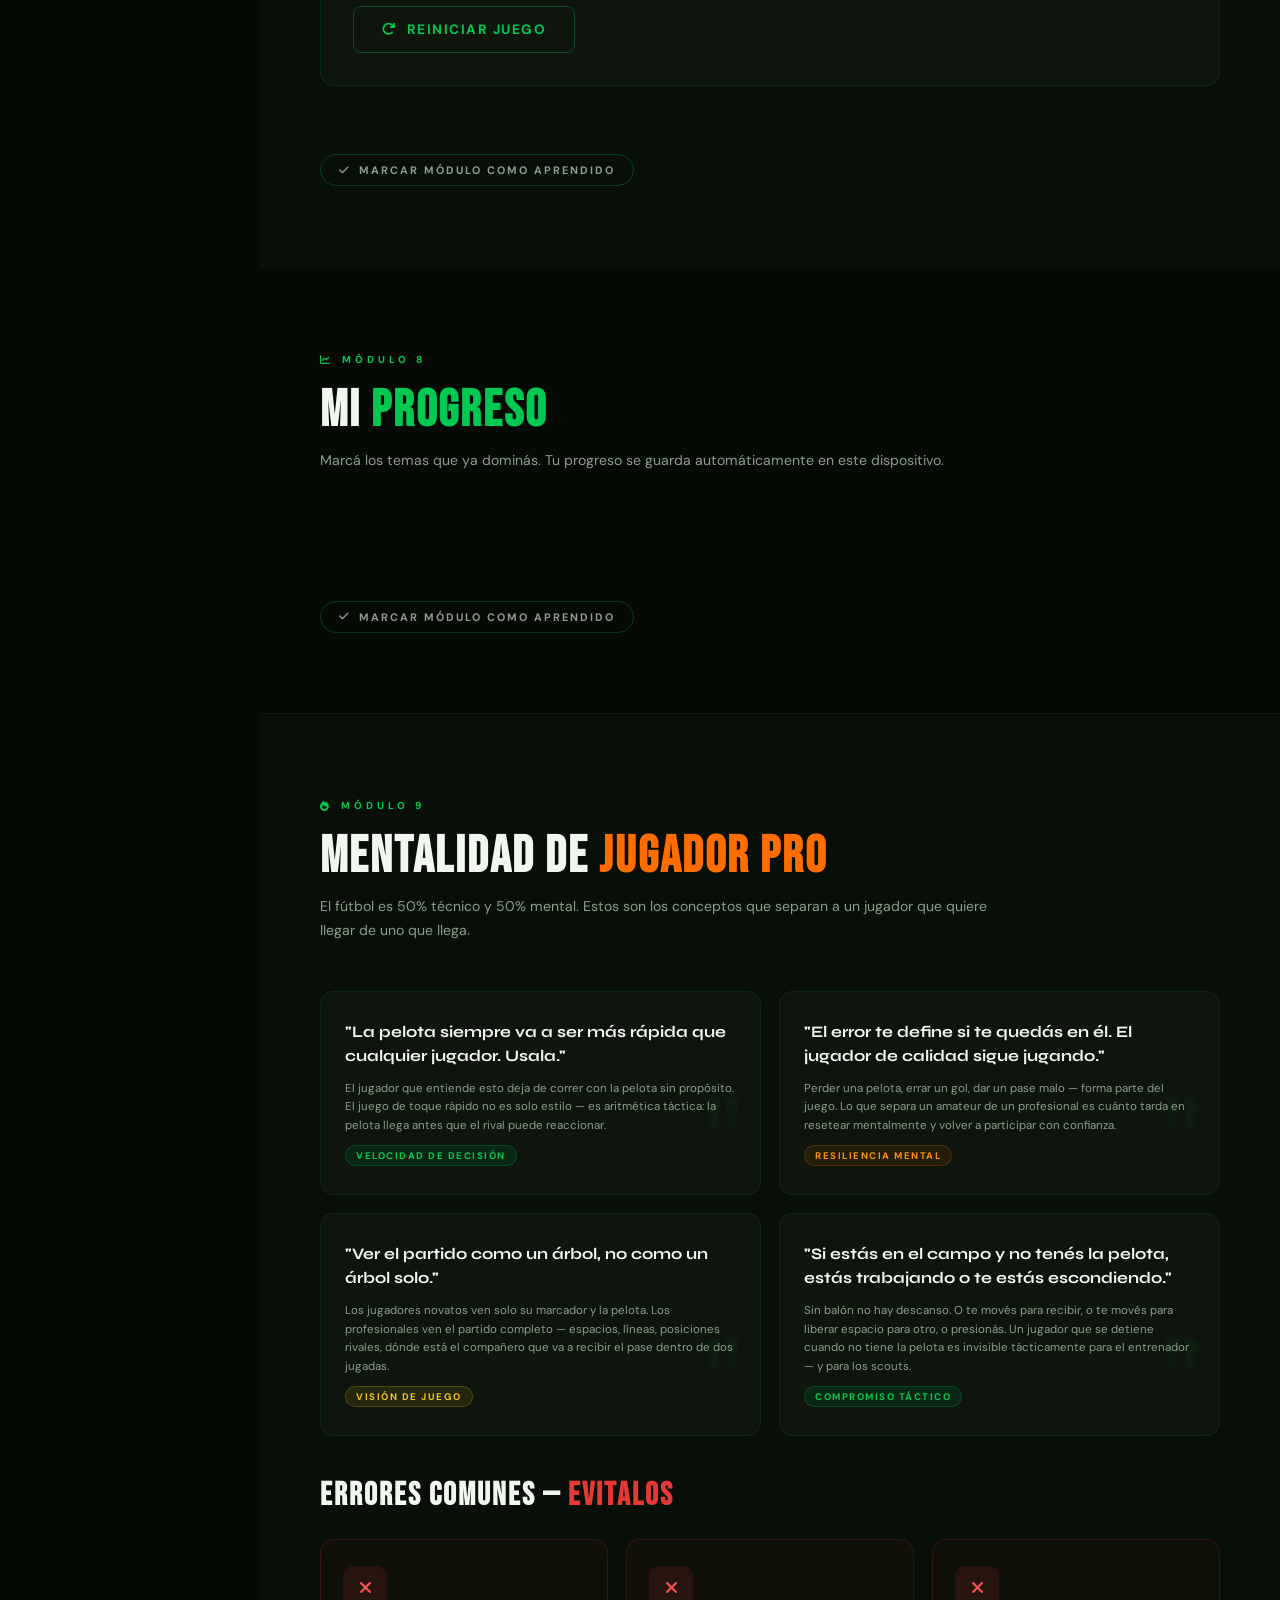
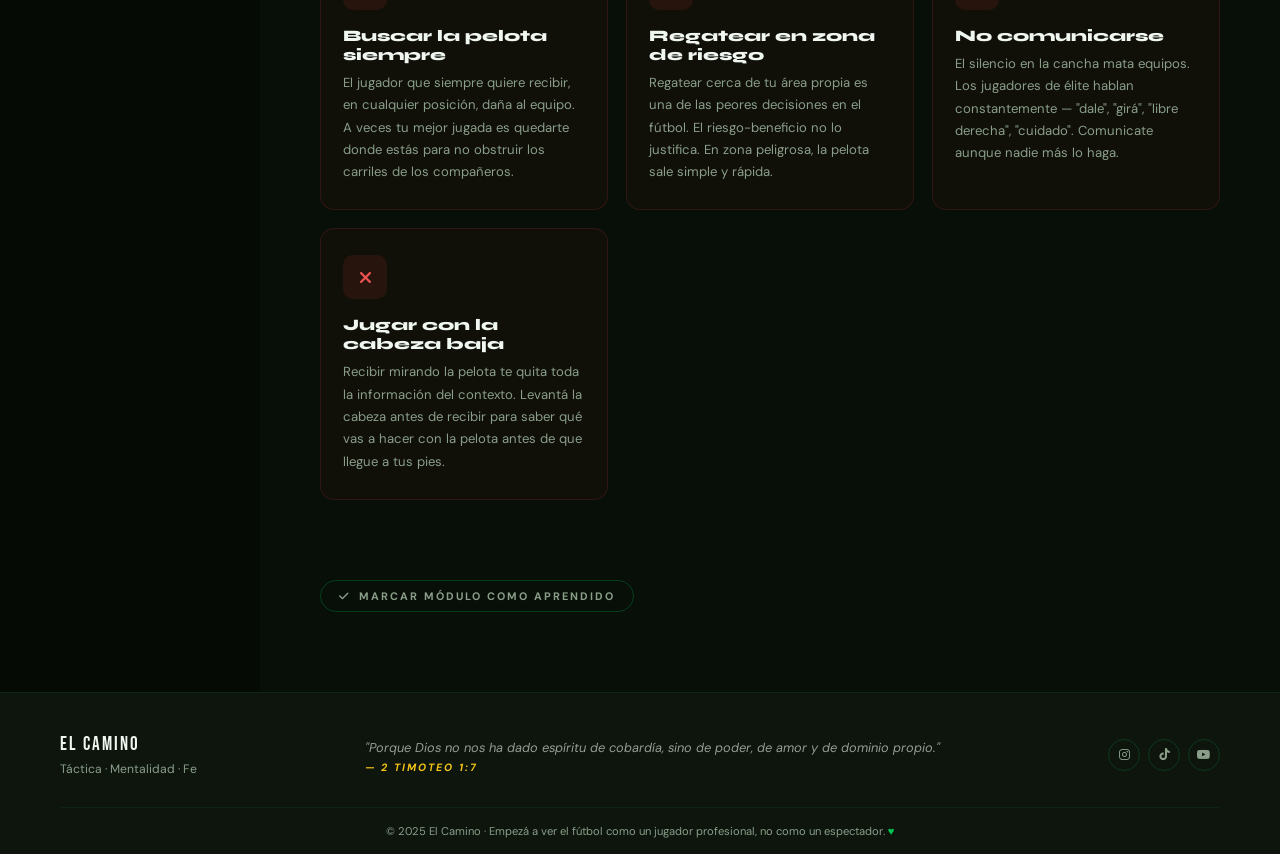
<file: tactica.html>
<!DOCTYPE html>
<html lang="es" data-theme="dark">
<head>
<meta charset="UTF-8"/>
<meta name="viewport" content="width=device-width, initial-scale=1.0"/>
<meta name="description" content="Academia Táctica — Aprendé a pensar como un futbolista profesional. El Camino al Fútbol Profesional."/>
<title>Academia Táctica | El Camino al Fútbol Profesional</title>
<link rel="preconnect" href="https://fonts.googleapis.com"/>
<link rel="preconnect" href="https://fonts.gstatic.com" crossorigin/>
<link href="https://fonts.googleapis.com/css2?family=Bebas+Neue&family=Syne:wght@400;600;700;800&family=DM+Sans:ital,wght@0,300;0,400;0,500;0,600;1,300&display=swap" rel="stylesheet"/>
<link rel="stylesheet" href="https://cdnjs.cloudflare.com/ajax/libs/font-awesome/6.5.0/css/all.min.css"/>
<style>
/* ═══════════════════════════════════════════════════════
   tactica.css — Academia Táctica Digital
   El Camino al Fútbol Profesional
   ═══════════════════════════════════════════════════════ */

:root {
  --verde:#00c853; --verde-dark:#007a2f; --verde-mid:#00a846;
  --naranja:#ff6d00; --naranja-mid:#ff8f00;
  --dorado:#f5c518; --azul:#2979ff; --azul-mid:#448aff;
  --rojo:#e53935;
  --negro:#050a05; --negro2:#0d150d; --negro3:#141f14;
  --blanco:#f0f7f0; --gris:#8a9e8a; --gris2:#1a271a;
  --nav-h:80px; --sidebar-w:260px;
  --radius:14px; --radius-sm:8px;
  --transition:0.32s cubic-bezier(.4,0,.2,1);
  --shadow:0 8px 32px rgba(0,0,0,.45);
  --shadow-card:0 4px 24px rgba(0,0,0,.35);
}
[data-theme="light"]{
  --negro:#f4f8f4; --negro2:#e8f0e8; --negro3:#dde8dd;
  --blanco:#0d1a0d; --gris:#4a6a4a; --gris2:#ccd8cc;
  --shadow:0 8px 32px rgba(0,0,0,.12);
  --shadow-card:0 4px 24px rgba(0,0,0,.10);
}
*,*::before,*::after{box-sizing:border-box;margin:0;padding:0;}
html{scroll-behavior:smooth;font-size:16px;}
body{
  background:var(--negro);color:var(--blanco);
  font-family:'DM Sans',sans-serif;overflow-x:hidden;
  cursor:none;transition:background .4s,color .4s;
}
[data-theme="light"] body{cursor:auto;}
::-webkit-scrollbar{width:5px;}
::-webkit-scrollbar-track{background:var(--negro2);}
::-webkit-scrollbar-thumb{background:var(--verde-dark);border-radius:3px;}
img{display:block;max-width:100%;}
button{font-family:inherit;}
a{text-decoration:none;color:inherit;}

/* ── CURSOR ── */
.cursor{width:12px;height:12px;background:var(--verde);border-radius:50%;position:fixed;top:0;left:0;pointer-events:none;z-index:99999;transform:translate(-50%,-50%);mix-blend-mode:screen;transition:background .2s;}
.cursor-ring{width:36px;height:36px;border:1.5px solid var(--verde);border-radius:50%;position:fixed;top:0;left:0;pointer-events:none;z-index:99998;transform:translate(-50%,-50%);opacity:.5;transition:width .2s,height .2s;}
[data-theme="light"] .cursor,[data-theme="light"] .cursor-ring{display:none;}

/* ── NAVBAR ── */
nav#navbar{
  position:fixed;top:0;left:0;right:0;height:var(--nav-h);z-index:1000;
  display:flex;align-items:center;justify-content:space-between;padding:0 5%;
  background:linear-gradient(180deg,rgba(5,10,5,.98),rgba(5,10,5,.85));
  backdrop-filter:blur(18px);
  border-bottom:1px solid rgba(0,200,83,.15);
  transition:background var(--transition);
}
nav#navbar.scrolled{background:rgba(5,10,5,.99);border-bottom-color:rgba(0,200,83,.3);box-shadow:0 4px 40px rgba(0,200,83,.08);}
[data-theme="light"] nav#navbar{background:rgba(244,248,244,.97);border-bottom-color:rgba(0,150,60,.2);}
.logo{display:flex;align-items:center;gap:12px;flex-shrink:0;}
.logo-icon{width:48px;height:48px;background:linear-gradient(135deg,var(--verde-dark),var(--verde));border-radius:50%;display:flex;align-items:center;justify-content:center;position:relative;box-shadow:0 0 20px rgba(0,200,83,.5);animation:logoGlow 3s ease-in-out infinite;}
@keyframes logoGlow{0%,100%{box-shadow:0 0 20px rgba(0,200,83,.5);}50%{box-shadow:0 0 35px rgba(0,200,83,.9);}}
.logo-icon svg{width:26px;height:26px;fill:white;}
.logo-cross{position:absolute;top:-5px;right:-4px;font-size:10px;color:var(--dorado);filter:drop-shadow(0 0 4px var(--dorado));}
.logo-text{display:flex;flex-direction:column;line-height:1;}
.logo-name{font-family:'Bebas Neue',sans-serif;font-size:1.4rem;letter-spacing:2px;color:var(--blanco);}
.logo-tag{font-size:.56rem;letter-spacing:3px;text-transform:uppercase;color:var(--dorado);font-weight:600;}
.nav-links{display:flex;align-items:center;gap:2px;list-style:none;}
.nav-links a{color:var(--gris);font-size:.72rem;font-weight:600;letter-spacing:1.5px;text-transform:uppercase;padding:7px 11px;border-radius:6px;position:relative;transition:color var(--transition);}
.nav-links a::after{content:'';position:absolute;bottom:3px;left:50%;transform:translateX(-50%) scaleX(0);width:16px;height:2px;background:var(--verde);border-radius:2px;transition:transform var(--transition);}
.nav-links a:hover{color:var(--blanco);}
.nav-links a:hover::after,.nav-links a.active::after{transform:translateX(-50%) scaleX(1);}
.nav-links a.active{color:var(--verde);}
.nav-icon{margin-right:5px;font-size:.65rem;}
.nav-cta{background:linear-gradient(135deg,var(--verde-dark),var(--verde)) !important;color:var(--negro) !important;padding:8px 16px !important;border-radius:30px !important;font-weight:700 !important;box-shadow:0 0 16px rgba(0,200,83,.3);}
.nav-actions{display:flex;align-items:center;gap:10px;}
.theme-toggle{width:36px;height:36px;background:transparent;border:1px solid rgba(0,200,83,.2);border-radius:50%;color:var(--gris);cursor:pointer;font-size:.85rem;display:flex;align-items:center;justify-content:center;transition:all var(--transition);}
.theme-toggle:hover{border-color:var(--verde);color:var(--verde);}
.hamburger{display:none;flex-direction:column;gap:5px;background:none;border:none;cursor:pointer;padding:4px;}
.hamburger span{width:22px;height:2px;background:var(--blanco);border-radius:2px;transition:all .3s;}
.mobile-nav{position:fixed;top:0;right:-100%;width:280px;height:100vh;background:var(--negro2);border-left:1px solid rgba(0,200,83,.15);z-index:2000;padding:80px 30px 30px;display:flex;flex-direction:column;gap:4px;transition:right var(--transition);backdrop-filter:blur(20px);}
.mobile-nav.open{right:0;}
.mobile-nav a{display:flex;align-items:center;gap:12px;padding:13px 16px;border-radius:var(--radius-sm);color:var(--gris);font-size:.8rem;font-weight:600;letter-spacing:1.5px;text-transform:uppercase;transition:all var(--transition);}
.mobile-nav a:hover,.mobile-nav a.mob-active{background:rgba(0,200,83,.08);color:var(--verde);}
.mobile-close{position:absolute;top:20px;right:20px;width:36px;height:36px;background:rgba(0,200,83,.1);border:1px solid rgba(0,200,83,.2);border-radius:50%;color:var(--verde);cursor:pointer;font-size:.9rem;display:flex;align-items:center;justify-content:center;}

/* ═══ LAYOUT PRINCIPAL ═══ */
.page-layout{
  display:flex;min-height:100vh;padding-top:var(--nav-h);
}

/* ── SIDEBAR TÁCTICA ── */
.tac-sidebar{
  position:fixed;top:var(--nav-h);left:0;
  width:var(--sidebar-w);height:calc(100vh - var(--nav-h));
  background:var(--negro2);
  border-right:1px solid rgba(0,200,83,.1);
  overflow-y:auto;z-index:100;
  padding:24px 0 40px;
  transition:transform var(--transition);
}
.tac-sidebar::-webkit-scrollbar{width:3px;}
.sidebar-header{padding:0 20px 20px;border-bottom:1px solid rgba(0,200,83,.08);margin-bottom:12px;}
.sidebar-title{font-family:'Bebas Neue',sans-serif;font-size:1rem;letter-spacing:3px;color:var(--verde);display:block;}
.sidebar-sub{font-size:.62rem;color:var(--gris);letter-spacing:1px;text-transform:uppercase;}

/* Progreso general */
.sidebar-progress{padding:14px 20px;margin-bottom:8px;}
.sp-label{font-size:.6rem;letter-spacing:2px;text-transform:uppercase;color:var(--gris);display:flex;justify-content:space-between;margin-bottom:6px;}
.sp-bar{height:5px;background:rgba(255,255,255,.06);border-radius:3px;overflow:hidden;}
.sp-fill{height:100%;background:linear-gradient(90deg,var(--verde-dark),var(--verde));border-radius:3px;transition:width .6s ease;}

.sidebar-nav{list-style:none;display:flex;flex-direction:column;gap:2px;padding:0 12px;}
.sidebar-nav li a{
  display:flex;align-items:center;gap:10px;
  padding:10px 12px;border-radius:var(--radius-sm);
  font-size:.75rem;font-weight:600;letter-spacing:.5px;
  color:var(--gris);transition:all var(--transition);
  position:relative;
}
.sidebar-nav li a:hover{background:rgba(0,200,83,.07);color:var(--blanco);}
.sidebar-nav li a.active{background:rgba(0,200,83,.1);color:var(--verde);}
.sidebar-nav li a.done{color:rgba(0,200,83,.7);}
.sidebar-nav li a .sn-icon{width:28px;height:28px;border-radius:6px;display:flex;align-items:center;justify-content:center;font-size:.7rem;flex-shrink:0;background:rgba(255,255,255,.04);}
.sidebar-nav li a.active .sn-icon{background:rgba(0,200,83,.12);color:var(--verde);}
.sidebar-nav li a.done .sn-icon{background:rgba(0,200,83,.1);color:var(--verde);}
.sn-check{margin-left:auto;font-size:.65rem;color:var(--verde);opacity:0;transition:opacity .2s;}
.sidebar-nav li a.done .sn-check{opacity:1;}

.sidebar-divider{height:1px;background:rgba(0,200,83,.07);margin:12px 20px;}

/* Stats sidebar */
.sidebar-stats{padding:0 20px;display:flex;flex-direction:column;gap:8px;}
.ss-item{display:flex;justify-content:space-between;align-items:center;padding:8px 12px;background:rgba(0,200,83,.04);border:1px solid rgba(0,200,83,.08);border-radius:var(--radius-sm);}
.ss-label{font-size:.64rem;color:var(--gris);}
.ss-val{font-family:'Bebas Neue',sans-serif;font-size:1rem;color:var(--verde);}

/* ── CONTENIDO PRINCIPAL ── */
.tac-main{
  margin-left:var(--sidebar-w);flex:1;
  min-width:0;
}

/* ═══ HERO TÁCTICA ═══ */
.tac-hero{
  min-height:92vh;display:flex;align-items:center;
  position:relative;overflow:hidden;
}
.tac-hero-bg{
  position:absolute;inset:0;
  background:
    radial-gradient(ellipse 70% 60% at 30% 50%, rgba(0,200,83,.07) 0%, transparent 65%),
    radial-gradient(ellipse 50% 50% at 80% 30%, rgba(41,121,255,.04) 0%, transparent 60%),
    radial-gradient(ellipse 40% 70% at 70% 80%, rgba(255,109,0,.04) 0%, transparent 60%),
    var(--negro);
}
/* Campo de fútbol decorativo en fondo */
.field-bg{
  position:absolute;right:-5%;top:50%;transform:translateY(-50%);
  width:420px;height:600px;opacity:.04;
  border:2px solid var(--verde);border-radius:8px;
}
.field-bg::before{content:'';position:absolute;top:50%;left:0;right:0;height:2px;background:var(--verde);}
.field-bg::after{content:'';position:absolute;top:50%;left:50%;transform:translate(-50%,-50%);width:100px;height:100px;border:2px solid var(--verde);border-radius:50%;}
.tac-hero-inner{
  position:relative;z-index:2;
  max-width:900px;padding:80px 60px;
}
.hero-eyebrow-tac{
  display:inline-flex;align-items:center;gap:8px;
  font-size:.65rem;letter-spacing:4px;text-transform:uppercase;
  color:var(--verde);font-weight:700;margin-bottom:20px;
}
.hero-title-tac{
  font-family:'Bebas Neue',sans-serif;
  font-size:clamp(3.5rem,8vw,7rem);
  line-height:.9;letter-spacing:2px;margin-bottom:24px;
}
.htt-w{color:var(--blanco);}
.htt-g{color:var(--verde);}
.htt-o{color:var(--naranja);}
.hero-desc-tac{
  font-size:1.05rem;color:var(--gris);line-height:1.8;
  max-width:600px;margin-bottom:40px;
}
.hero-desc-tac strong{color:var(--blanco);}
.hero-modules-row{
  display:flex;gap:12px;flex-wrap:wrap;margin-bottom:40px;
}
.hm-chip{
  padding:8px 16px;border-radius:30px;
  font-size:.68rem;font-weight:700;letter-spacing:1.5px;text-transform:uppercase;
  border:1px solid;cursor:pointer;transition:all var(--transition);
}
.hm-chip:hover{transform:translateY(-2px);}
.chip-g{border-color:rgba(0,200,83,.3);color:var(--verde);background:rgba(0,200,83,.06);}
.chip-o{border-color:rgba(255,109,0,.3);color:var(--naranja-mid);background:rgba(255,109,0,.06);}
.chip-b{border-color:rgba(41,121,255,.3);color:var(--azul-mid);background:rgba(41,121,255,.06);}
.chip-d{border-color:rgba(245,197,24,.3);color:var(--dorado);background:rgba(245,197,24,.06);}
.hero-cta-tac{display:flex;gap:14px;flex-wrap:wrap;}
.btn-primary-tac{
  display:inline-flex;align-items:center;gap:9px;
  background:linear-gradient(135deg,var(--verde-dark),var(--verde));
  color:var(--negro);border:none;
  padding:14px 28px;border-radius:var(--radius-sm);
  font-family:inherit;font-size:.85rem;font-weight:700;
  letter-spacing:1.5px;text-transform:uppercase;cursor:pointer;
  transition:all var(--transition);box-shadow:0 4px 20px rgba(0,200,83,.3);
}
.btn-primary-tac:hover{transform:translateY(-3px);box-shadow:0 8px 32px rgba(0,200,83,.5);}
.btn-ghost-tac{
  display:inline-flex;align-items:center;gap:9px;
  background:transparent;border:1px solid rgba(0,200,83,.3);color:var(--verde);
  padding:14px 28px;border-radius:var(--radius-sm);
  font-family:inherit;font-size:.85rem;font-weight:700;
  letter-spacing:1.5px;text-transform:uppercase;cursor:pointer;
  transition:all var(--transition);
}
.btn-ghost-tac:hover{background:rgba(0,200,83,.07);border-color:var(--verde);}

/* ═══ SECCIONES COMUNES ═══ */
.tac-section{padding:80px 60px;border-top:1px solid rgba(0,200,83,.07);position:relative;}
.tac-section:nth-child(even){background:rgba(13,21,13,.5);}
.sec-eyebrow{display:inline-flex;align-items:center;gap:8px;font-size:.63rem;letter-spacing:4px;text-transform:uppercase;color:var(--verde);font-weight:700;margin-bottom:14px;}
.sec-h2{font-family:'Bebas Neue',sans-serif;font-size:clamp(2rem,4vw,3.2rem);letter-spacing:2px;color:var(--blanco);margin-bottom:8px;}
.sec-h2 .g{color:var(--verde);} .sec-h2 .o{color:var(--naranja);} .sec-h2 .d{color:var(--dorado);}
.sec-sub{font-size:.88rem;color:var(--gris);line-height:1.7;max-width:680px;margin-bottom:48px;}
.mark-done-btn{
  display:inline-flex;align-items:center;gap:8px;
  padding:8px 18px;border-radius:30px;font-size:.68rem;font-weight:700;
  letter-spacing:2px;text-transform:uppercase;cursor:pointer;
  border:1px solid rgba(0,200,83,.25);color:var(--gris);background:transparent;
  transition:all var(--transition);margin-top:40px;
}
.mark-done-btn:hover{border-color:var(--verde);color:var(--verde);}
.mark-done-btn.done{background:rgba(0,200,83,.1);border-color:var(--verde);color:var(--verde);}

/* ── CARDS GENÉRICAS ── */
.tac-cards{display:grid;grid-template-columns:repeat(auto-fill,minmax(280px,1fr));gap:18px;margin-bottom:40px;}
.tac-card{
  background:var(--negro2);border:1px solid rgba(0,200,83,.1);
  border-radius:var(--radius);padding:26px 22px;
  transition:all var(--transition);
}
.tac-card:hover{border-color:rgba(0,200,83,.28);transform:translateY(-4px);box-shadow:var(--shadow-card);}
.tc-icon{width:44px;height:44px;border-radius:10px;display:flex;align-items:center;justify-content:center;font-size:1.1rem;margin-bottom:16px;}
.tc-icon-g{background:rgba(0,200,83,.1);color:var(--verde);}
.tc-icon-o{background:rgba(255,109,0,.1);color:var(--naranja-mid);}
.tc-icon-d{background:rgba(245,197,24,.1);color:var(--dorado);}
.tc-icon-b{background:rgba(41,121,255,.1);color:var(--azul-mid);}
.tc-title{font-family:'Syne',sans-serif;font-size:1rem;font-weight:800;color:var(--blanco);margin-bottom:8px;}
.tc-body{font-size:.82rem;color:var(--gris);line-height:1.7;}
.tc-tip{margin-top:12px;padding:10px 14px;background:rgba(0,200,83,.05);border-radius:6px;font-size:.76rem;color:rgba(0,200,83,.8);border-left:2px solid var(--verde);}

/* ═══ §1 FUNDAMENTOS ═══ */
.fund-diagram{
  background:var(--negro3);border:1px solid rgba(0,200,83,.12);
  border-radius:var(--radius);padding:28px;margin-bottom:40px;
  display:flex;align-items:center;justify-content:center;
  min-height:260px;position:relative;overflow:hidden;
}
.fund-canvas-label{position:absolute;top:16px;left:20px;font-size:.6rem;letter-spacing:3px;text-transform:uppercase;color:var(--verde);font-weight:700;}
/* canvas de campo pequeño */
canvas.field-canvas{display:block;}

/* ═══ §2 MOVIMIENTOS SIN BALÓN ═══ */
.mov-demo-grid{display:grid;grid-template-columns:repeat(auto-fill,minmax(300px,1fr));gap:20px;margin-bottom:40px;}
.mov-demo-card{
  background:var(--negro2);border:1px solid rgba(0,200,83,.1);
  border-radius:var(--radius);overflow:hidden;
  transition:all var(--transition);
}
.mov-demo-card:hover{border-color:rgba(0,200,83,.3);}
.mov-canvas-wrap{
  background:var(--negro3);padding:12px;
  display:flex;justify-content:center;position:relative;
}
.mov-canvas-wrap canvas{display:block;}
.mov-btns{display:flex;gap:8px;padding:14px 16px;border-top:1px solid rgba(0,200,83,.07);}
.btn-play-mov{
  flex:1;padding:8px;border-radius:6px;
  font-size:.7rem;font-weight:700;letter-spacing:1px;text-transform:uppercase;
  cursor:pointer;transition:all var(--transition);border:none;
  background:rgba(0,200,83,.1);color:var(--verde);
}
.btn-play-mov:hover{background:rgba(0,200,83,.2);}
.btn-repeat-mov{
  padding:8px 14px;border-radius:6px;
  font-size:.7rem;font-weight:700;letter-spacing:1px;text-transform:uppercase;
  cursor:pointer;transition:all var(--transition);
  background:rgba(255,255,255,.04);border:1px solid rgba(255,255,255,.08);color:var(--gris);
}
.btn-repeat-mov:hover{border-color:rgba(0,200,83,.3);color:var(--verde);}
.mov-info{padding:16px;}
.mov-title{font-family:'Syne',sans-serif;font-size:.9rem;font-weight:800;color:var(--blanco);margin-bottom:6px;}
.mov-desc{font-size:.78rem;color:var(--gris);line-height:1.6;}
.mov-tag{display:inline-block;margin-top:8px;padding:3px 10px;border-radius:20px;font-size:.6rem;font-weight:700;letter-spacing:1.5px;text-transform:uppercase;}
.tag-g{background:rgba(0,200,83,.1);color:var(--verde);border:1px solid rgba(0,200,83,.2);}
.tag-o{background:rgba(255,109,0,.1);color:var(--naranja-mid);border:1px solid rgba(255,109,0,.2);}
.tag-d{background:rgba(245,197,24,.1);color:var(--dorado);border:1px solid rgba(245,197,24,.2);}

/* ═══ §3 LECTURA DE JUEGO ═══ */
.read-scenarios{display:flex;flex-direction:column;gap:20px;margin-bottom:40px;}
.read-card{
  background:var(--negro2);border:1px solid rgba(0,200,83,.1);
  border-radius:var(--radius);padding:24px 28px;
  display:grid;grid-template-columns:1fr auto;gap:24px;align-items:center;
  transition:all var(--transition);
}
.read-card:hover{border-color:rgba(0,200,83,.2);}
.read-scenario{font-family:'Syne',sans-serif;font-size:.95rem;font-weight:800;color:var(--blanco);margin-bottom:8px;}
.read-context{font-size:.82rem;color:var(--gris);line-height:1.6;margin-bottom:14px;}
.read-options{display:flex;gap:8px;flex-wrap:wrap;}
.read-opt{
  padding:7px 16px;border-radius:6px;
  font-size:.72rem;font-weight:700;letter-spacing:1px;text-transform:uppercase;
  cursor:pointer;transition:all var(--transition);
  background:rgba(255,255,255,.04);border:1px solid rgba(255,255,255,.1);color:var(--gris);
}
.read-opt:hover{border-color:var(--verde);color:var(--verde);background:rgba(0,200,83,.07);}
.read-opt.correct{background:rgba(0,200,83,.15);border-color:var(--verde);color:var(--verde);}
.read-opt.wrong{background:rgba(229,57,53,.1);border-color:var(--rojo);color:var(--rojo);}
.read-feedback{
  margin-top:14px;padding:12px 16px;
  border-radius:var(--radius-sm);font-size:.8rem;line-height:1.6;
  display:none;
}
.read-feedback.show{display:block;}
.read-feedback.ok{background:rgba(0,200,83,.08);border:1px solid rgba(0,200,83,.2);color:rgba(0,200,83,.9);}
.read-feedback.bad{background:rgba(229,57,53,.07);border:1px solid rgba(229,57,53,.2);color:rgba(229,57,53,.9);}
.read-field-mini{flex-shrink:0;}

/* ═══ §4 FORMACIONES ═══ */
.form-selector{display:flex;gap:8px;flex-wrap:wrap;margin-bottom:32px;}
.form-btn{
  padding:9px 20px;border-radius:30px;font-size:.75rem;font-weight:700;
  letter-spacing:1px;text-transform:uppercase;cursor:pointer;
  background:transparent;border:1px solid rgba(0,200,83,.2);color:var(--gris);
  transition:all var(--transition);
}
.form-btn:hover{border-color:var(--verde);color:var(--verde);}
.form-btn.active{background:rgba(0,200,83,.12);border-color:var(--verde);color:var(--verde);}
.formation-display{
  display:grid;grid-template-columns:1fr 1fr;gap:32px;
  background:var(--negro2);border:1px solid rgba(0,200,83,.12);
  border-radius:var(--radius);padding:32px;
  margin-bottom:20px;
}
.form-field-wrap{display:flex;justify-content:center;align-items:center;}
.form-info h3{font-family:'Bebas Neue',sans-serif;font-size:2.2rem;letter-spacing:2px;color:var(--verde);margin-bottom:4px;}
.form-info p.form-name{font-size:.65rem;letter-spacing:3px;text-transform:uppercase;color:var(--gris);margin-bottom:20px;}
.form-detail-block{margin-bottom:16px;}
.fdb-label{font-size:.6rem;letter-spacing:3px;text-transform:uppercase;color:var(--verde);font-weight:700;margin-bottom:6px;display:block;}
.fdb-list{list-style:none;display:flex;flex-direction:column;gap:5px;}
.fdb-list li{font-size:.8rem;color:var(--gris);display:flex;align-items:center;gap:8px;line-height:1.4;}
.fdb-list li::before{content:'';width:5px;height:5px;border-radius:50%;background:var(--verde);flex-shrink:0;}
.form-pros-cons{display:grid;grid-template-columns:1fr 1fr;gap:14px;margin-top:20px;}
.fpc{padding:14px;border-radius:var(--radius-sm);}
.fpc-pro{background:rgba(0,200,83,.07);border:1px solid rgba(0,200,83,.15);}
.fpc-con{background:rgba(229,57,53,.06);border:1px solid rgba(229,57,53,.15);}
.fpc-label{font-size:.6rem;letter-spacing:2px;text-transform:uppercase;font-weight:700;margin-bottom:8px;display:block;}
.fpc-pro .fpc-label{color:var(--verde);}
.fpc-con .fpc-label{color:var(--rojo);}
.fpc ul{list-style:none;display:flex;flex-direction:column;gap:5px;}
.fpc ul li{font-size:.76rem;color:var(--gris);display:flex;gap:7px;align-items:flex-start;line-height:1.4;}

/* ═══ §5 FILOSOFÍAS ═══ */
.phil-grid{display:grid;grid-template-columns:repeat(3,1fr);gap:20px;margin-bottom:40px;}
.phil-card{
  background:var(--negro2);border:1px solid rgba(0,200,83,.1);
  border-radius:var(--radius);padding:28px 22px;
  position:relative;overflow:hidden;
  transition:all var(--transition);
}
.phil-card:hover{transform:translateY(-4px);box-shadow:var(--shadow-card);}
.phil-card::before{content:'';position:absolute;top:0;left:0;right:0;height:3px;}
.phil-g::before{background:linear-gradient(90deg,var(--verde-dark),var(--verde));}
.phil-o::before{background:linear-gradient(90deg,#c85000,var(--naranja));}
.phil-b::before{background:linear-gradient(90deg,var(--azul),var(--azul-mid));}
.phil-icon{font-size:2rem;margin-bottom:14px;display:block;}
.phil-title{font-family:'Bebas Neue',sans-serif;font-size:1.5rem;letter-spacing:2px;color:var(--blanco);margin-bottom:4px;}
.phil-sub{font-size:.65rem;letter-spacing:3px;text-transform:uppercase;color:var(--verde);margin-bottom:14px;display:block;}
.phil-desc{font-size:.82rem;color:var(--gris);line-height:1.7;margin-bottom:16px;}
.phil-principles{list-style:none;display:flex;flex-direction:column;gap:7px;}
.phil-principles li{font-size:.78rem;color:rgba(240,247,240,.7);display:flex;align-items:flex-start;gap:8px;line-height:1.4;}
.phil-principles li::before{content:'→';color:var(--verde);font-size:.75rem;flex-shrink:0;margin-top:1px;}

/* ═══ §6 ANÁLISIS DE JUGADOR ═══ */
.player-analysis-grid{display:grid;grid-template-columns:repeat(2,1fr);gap:20px;margin-bottom:40px;}
.pa-card{
  background:var(--negro2);border:1px solid rgba(0,200,83,.1);
  border-radius:var(--radius);padding:24px;
  transition:all var(--transition);
}
.pa-card:hover{border-color:rgba(0,200,83,.25);transform:translateY(-3px);}
.pa-title{font-family:'Syne',sans-serif;font-size:.95rem;font-weight:800;color:var(--blanco);margin-bottom:12px;display:flex;align-items:center;gap:10px;}
.pa-title i{font-size:.85rem;color:var(--verde);}
.pa-sequence{display:flex;flex-direction:column;gap:8px;margin-bottom:12px;}
.pa-step{
  display:flex;align-items:flex-start;gap:10px;
  padding:10px 12px;background:rgba(0,0,0,.2);border-radius:6px;
}
.pa-step-num{
  width:22px;height:22px;border-radius:50%;
  background:rgba(0,200,83,.12);border:1px solid rgba(0,200,83,.25);
  display:flex;align-items:center;justify-content:center;
  font-size:.65rem;font-weight:700;color:var(--verde);flex-shrink:0;
}
.pa-step-text{font-size:.79rem;color:var(--gris);line-height:1.5;}
.pa-key{
  padding:10px 14px;background:rgba(245,197,24,.06);
  border:1px solid rgba(245,197,24,.15);border-radius:6px;
  font-size:.77rem;color:var(--dorado);line-height:1.5;
}
.pa-key::before{content:'🔑 Clave: ';}

/* ═══ §7 DECISION MAKING (JUEGO INTERACTIVO) ═══ */
.dm-header{display:flex;justify-content:space-between;align-items:center;margin-bottom:32px;flex-wrap:wrap;gap:16px;}
.dm-stats{display:flex;gap:24px;}
.dm-stat{text-align:center;}
.dm-stat-val{font-family:'Bebas Neue',sans-serif;font-size:2rem;display:block;line-height:1;}
.dm-stat-lbl{font-size:.6rem;letter-spacing:2px;text-transform:uppercase;color:var(--gris);}

.dm-arena{
  background:var(--negro2);border:1px solid rgba(0,200,83,.12);
  border-radius:var(--radius);padding:32px;margin-bottom:28px;
  min-height:480px;
  display:flex;flex-direction:column;gap:24px;
}
.dm-scenario-header{display:flex;justify-content:space-between;align-items:flex-start;flex-wrap:wrap;gap:12px;}
.dm-scenario-title{font-family:'Bebas Neue',sans-serif;font-size:1.8rem;letter-spacing:2px;color:var(--blanco);}
.dm-diff-badge{
  padding:5px 14px;border-radius:20px;font-size:.65rem;font-weight:700;letter-spacing:2px;text-transform:uppercase;
}
.diff-facil{background:rgba(0,200,83,.12);border:1px solid rgba(0,200,83,.3);color:var(--verde);}
.diff-media{background:rgba(245,197,24,.1);border:1px solid rgba(245,197,24,.3);color:var(--dorado);}
.diff-dificil{background:rgba(229,57,53,.1);border:1px solid rgba(229,57,53,.3);color:var(--rojo);}

.dm-field-wrap{
  display:flex;justify-content:center;
  background:var(--negro3);border-radius:var(--radius-sm);padding:16px;
  border:1px solid rgba(0,200,83,.06);
}
.dm-context{
  padding:16px;background:rgba(0,200,83,.04);
  border:1px solid rgba(0,200,83,.1);border-radius:var(--radius-sm);
  font-size:.88rem;color:var(--blanco);line-height:1.6;
}
.dm-context strong{color:var(--verde);}
.dm-choices{display:flex;gap:12px;flex-wrap:wrap;}
.dm-choice{
  flex:1;min-width:140px;padding:16px 18px;
  border-radius:var(--radius-sm);font-family:'Syne',sans-serif;font-size:.85rem;font-weight:700;
  cursor:pointer;transition:all var(--transition);
  background:rgba(255,255,255,.04);border:1px solid rgba(255,255,255,.1);
  color:var(--blanco);text-align:center;
}
.dm-choice:hover{background:rgba(0,200,83,.08);border-color:rgba(0,200,83,.4);color:var(--verde);transform:translateY(-2px);}
.dm-choice.chosen-correct{background:rgba(0,200,83,.15);border-color:var(--verde);color:var(--verde);}
.dm-choice.chosen-wrong{background:rgba(229,57,53,.1);border-color:var(--rojo);color:var(--rojo);}
.dm-choice:disabled{cursor:not-allowed;opacity:.6;}
.dm-feedback{
  padding:18px 22px;border-radius:var(--radius-sm);
  font-size:.88rem;line-height:1.7;
  display:none;
}
.dm-feedback.show{display:block;}
.dm-feedback.fb-good{background:rgba(0,200,83,.08);border:1px solid rgba(0,200,83,.2);color:rgba(0,200,83,.95);}
.dm-feedback.fb-bad{background:rgba(229,57,53,.08);border:1px solid rgba(229,57,53,.2);color:rgba(229,57,53,.95);}
.dm-feedback .fb-concept{
  display:inline-block;margin-top:8px;padding:5px 14px;
  border-radius:20px;font-size:.7rem;font-weight:700;letter-spacing:1.5px;text-transform:uppercase;
  background:rgba(245,197,24,.1);border:1px solid rgba(245,197,24,.25);color:var(--dorado);
}
.dm-actions{display:flex;gap:12px;align-items:center;flex-wrap:wrap;}
.dm-timer{
  display:flex;align-items:center;gap:8px;
  font-family:'Bebas Neue',sans-serif;font-size:1.8rem;
}
.dm-timer.urgent{color:var(--rojo);}
.dm-timer.normal{color:var(--verde);}
.dm-difficulty-selector{display:flex;gap:8px;flex-wrap:wrap;margin-bottom:20px;}
.dm-diff-btn{
  padding:7px 18px;border-radius:30px;font-size:.72rem;font-weight:700;
  letter-spacing:1px;text-transform:uppercase;cursor:pointer;
  background:transparent;border:1px solid rgba(255,255,255,.1);color:var(--gris);
  transition:all var(--transition);
}
.dm-diff-btn:hover{border-color:var(--verde);color:var(--verde);}
.dm-diff-btn.active{background:rgba(0,200,83,.1);border-color:var(--verde);color:var(--verde);}

/* Scoreboard */
.dm-scoreboard{
  display:grid;grid-template-columns:repeat(4,1fr);gap:12px;
  padding:20px;background:var(--negro3);border:1px solid rgba(0,200,83,.08);
  border-radius:var(--radius);
}
.dsb-item{text-align:center;padding:12px;}
.dsb-val{font-family:'Bebas Neue',sans-serif;font-size:2.5rem;line-height:1;display:block;}
.dsb-lbl{font-size:.58rem;letter-spacing:2px;text-transform:uppercase;color:var(--gris);}

/* ═══ §8 PROGRESO ═══ */
.prog-grid{display:grid;grid-template-columns:repeat(auto-fill,minmax(240px,1fr));gap:16px;margin-bottom:40px;}
.prog-topic-card{
  background:var(--negro2);border:1px solid rgba(0,200,83,.1);
  border-radius:var(--radius);padding:20px;
  display:flex;align-items:center;gap:14px;
  transition:all var(--transition);cursor:pointer;
}
.prog-topic-card:hover{border-color:rgba(0,200,83,.25);}
.prog-topic-card.completed{border-color:rgba(0,200,83,.3);background:rgba(0,200,83,.05);}
.ptc-check{
  width:36px;height:36px;border-radius:50%;
  border:2px solid rgba(0,200,83,.25);
  display:flex;align-items:center;justify-content:center;
  font-size:.9rem;color:var(--gris);flex-shrink:0;
  transition:all var(--transition);
}
.prog-topic-card.completed .ptc-check{background:var(--verde);border-color:var(--verde);color:var(--negro);}
.ptc-info .ptc-title{font-family:'Syne',sans-serif;font-size:.88rem;font-weight:700;color:var(--blanco);margin-bottom:2px;}
.ptc-info .ptc-desc{font-size:.72rem;color:var(--gris);}

/* ═══ §9 MENTALIDAD / FRASES ═══ */
.mental-quotes{display:grid;grid-template-columns:repeat(2,1fr);gap:18px;margin-bottom:40px;}
.mq-card{
  background:var(--negro2);border:1px solid rgba(0,200,83,.1);
  border-radius:var(--radius);padding:28px 24px;
  position:relative;overflow:hidden;
  transition:all var(--transition);
}
.mq-card:hover{transform:translateY(-3px);box-shadow:var(--shadow-card);}
.mq-card::after{content:'"';position:absolute;bottom:-20px;right:16px;font-family:'Bebas Neue',sans-serif;font-size:8rem;color:rgba(0,200,83,.04);line-height:1;pointer-events:none;}
.mq-text{font-family:'Syne',sans-serif;font-size:1rem;font-weight:700;color:var(--blanco);line-height:1.5;margin-bottom:12px;}
.mq-concept{font-size:.72rem;color:var(--gris);line-height:1.6;}
.mq-tag{display:inline-block;margin-top:10px;padding:3px 10px;border-radius:20px;font-size:.6rem;font-weight:700;letter-spacing:1.5px;text-transform:uppercase;}

/* ═══ TOAST ═══ */
.toast-cont{position:fixed;bottom:24px;right:24px;z-index:99999;display:flex;flex-direction:column;gap:10px;pointer-events:none;}
.toast-item{display:flex;align-items:center;gap:12px;background:var(--negro2);border-radius:var(--radius-sm);padding:13px 18px;min-width:250px;box-shadow:0 8px 28px rgba(0,0,0,.5);animation:toastIn .4s cubic-bezier(.4,0,.2,1) both;pointer-events:all;}
@keyframes toastIn{from{opacity:0;transform:translateX(60px);}to{opacity:1;transform:translateX(0);}}
.toast-item.hide{animation:toastOut .3s ease both;}
@keyframes toastOut{to{opacity:0;transform:translateX(60px);}}
.toast-item.success{border-left:3px solid var(--verde);}
.toast-item.warning{border-left:3px solid var(--naranja);}
.toast-item.info{border-left:3px solid var(--azul-mid);}
.toast-icon{font-size:1.1rem;flex-shrink:0;}
.toast-item.success .toast-icon{color:var(--verde);}
.toast-item.warning .toast-icon{color:var(--naranja);}
.toast-item.info .toast-icon{color:var(--azul-mid);}
.toast-txt strong{display:block;font-size:.84rem;color:var(--blanco);}
.toast-txt span{font-size:.74rem;color:var(--gris);}

/* ═══ FOOTER ═══ */
.footer-tac{background:var(--negro2);border-top:1px solid rgba(0,200,83,.1);padding:40px 60px 0;}
.footer-inner-tac{display:flex;align-items:center;justify-content:space-between;flex-wrap:wrap;gap:24px;padding-bottom:30px;}
.logo-name-foot{font-family:'Bebas Neue',sans-serif;font-size:1.2rem;letter-spacing:2px;color:var(--blanco);display:block;}
.foot-p{font-size:.76rem;color:var(--gris);margin-top:5px;}
.foot-verse em{font-size:.8rem;color:rgba(240,247,240,.6);font-style:italic;}
.foot-verse cite{font-size:.66rem;color:var(--dorado);letter-spacing:2px;text-transform:uppercase;font-weight:700;display:block;margin-top:4px;}
.foot-social{display:flex;gap:8px;}
.fn-link{width:32px;height:32px;border:1px solid rgba(0,200,83,.2);border-radius:50%;display:flex;align-items:center;justify-content:center;color:var(--gris);font-size:.75rem;transition:all var(--transition);}
.fn-link:hover{border-color:var(--verde);color:var(--verde);transform:translateY(-2px);}
.foot-bottom{border-top:1px solid rgba(0,200,83,.07);padding:16px 0;text-align:center;font-size:.7rem;color:var(--gris);}

/* ── REVEAL ── */
.reveal{opacity:0;transform:translateY(28px);transition:opacity .65s ease,transform .65s ease;}
.reveal.visible{opacity:1;transform:translateY(0);}

/* ── RESPONSIVE ── */
@media(max-width:1100px){
  .tac-sidebar{transform:translateX(-100%);}
  .tac-sidebar.open{transform:translateX(0);}
  .tac-main{margin-left:0;}
  .sidebar-toggle-btn{display:flex;}
  .formation-display{grid-template-columns:1fr;}
  .phil-grid{grid-template-columns:1fr 1fr;}
  .mental-quotes{grid-template-columns:1fr;}
  .dm-scoreboard{grid-template-columns:repeat(2,1fr);}
}
@media(max-width:768px){
  :root{--nav-h:66px;}
  .nav-links{display:none;}
  .hamburger{display:flex;}
  .tac-section{padding:60px 24px;}
  .tac-hero-inner{padding:60px 24px;}
  .phil-grid{grid-template-columns:1fr;}
  .form-pros-cons{grid-template-columns:1fr;}
  .player-analysis-grid{grid-template-columns:1fr;}
  .footer-tac{padding:32px 24px 0;}
}

/* Sidebar toggle btn (mobile) */
.sidebar-toggle-btn{
  display:none;position:fixed;bottom:24px;left:24px;
  width:50px;height:50px;border-radius:50%;z-index:500;
  background:var(--verde);color:var(--negro);border:none;
  font-size:1.1rem;cursor:pointer;
  box-shadow:0 4px 20px rgba(0,200,83,.4);
  align-items:center;justify-content:center;
  transition:all var(--transition);
}
.sidebar-toggle-btn:hover{transform:scale(1.1);}
@media(max-width:1100px){.sidebar-toggle-btn{display:flex;}}
</style>
</head>
<body>

<div class="cursor" id="cursor"></div>
<div class="cursor-ring" id="cursorRing"></div>

<!-- ═══ NAVBAR ═══ -->
<nav id="navbar">
  <a href="index.html" class="logo">
    <div class="logo-icon">
      <svg viewBox="0 0 64 64" xmlns="http://www.w3.org/2000/svg">
        <circle cx="32" cy="32" r="28" fill="none" stroke="white" stroke-width="3"/>
        <polygon points="32,8 40,20 24,20" fill="white" opacity="0.9"/>
        <polygon points="50,26 58,38 44,42" fill="white" opacity="0.9"/>
        <polygon points="44,52 32,58 20,52" fill="white" opacity="0.9"/>
        <polygon points="20,42 6,38 14,26" fill="white" opacity="0.9"/>
        <polygon points="32,20 44,28 40,42 24,42 20,28" fill="none" stroke="white" stroke-width="2" opacity="0.5"/>
      </svg>
      <span class="logo-cross"><i class="fas fa-cross"></i></span>
    </div>
    <div class="logo-text">
      <span class="logo-name">EL CAMINO</span>
      <span class="logo-tag">Fe · Fútbol · Gloria</span>
    </div>
  </a>
  <ul class="nav-links" id="navLinks">
    <li><a href="index.html"><i class="fas fa-home nav-icon"></i>Inicio</a></li>
    <li><a href="entrenamiento.html"><i class="fas fa-dumbbell nav-icon"></i>Entrenamientos</a></li>
    <li><a href="estadisticas.html"><i class="fas fa-chart-bar nav-icon"></i>Estadísticas</a></li>
    <li><a href="fotos.html"><i class="fas fa-camera nav-icon"></i>Fotos</a></li>
    <li><a href="fe.html"><i class="fas fa-cross nav-icon"></i>Fe & Motivación</a></li>
    <li><a href="nutricion.html"><i class="fas fa-apple-alt nav-icon"></i>Nutrición</a></li>
    <li><a href="tactica.html" class="active"><i class="fas fa-chess nav-icon"></i>Táctica</a></li>
    <li><a href="progreso.html" class="nav-cta"><i class="fas fa-trophy nav-icon"></i>Mi Progreso</a></li>
  </ul>
  <div class="nav-actions">
    <button class="theme-toggle" id="themeToggle"><i class="fas fa-sun" id="themeIcon"></i></button>
    <button class="hamburger" id="hamburger"><span></span><span></span><span></span></button>
  </div>
</nav>

<div class="mobile-nav" id="mobileNav">
  <button class="mobile-close" id="mobileClose"><i class="fas fa-times"></i></button>
  <a href="index.html"><i class="fas fa-home"></i> Inicio</a>
  <a href="entrenamiento.html"><i class="fas fa-dumbbell"></i> Entrenamientos</a>
  <a href="estadisticas.html"><i class="fas fa-chart-bar"></i> Estadísticas</a>
  <a href="fotos.html"><i class="fas fa-camera"></i> Fotos</a>
  <a href="fe.html"><i class="fas fa-cross"></i> Fe & Motivación</a>
  <a href="nutricion.html"><i class="fas fa-apple-alt"></i> Nutrición</a>
  <a href="tactica.html" class="mob-active"><i class="fas fa-chess"></i> Táctica</a>
  <a href="progreso.html"><i class="fas fa-trophy"></i> Mi Progreso</a>
</div>

<!-- ═══ LAYOUT ═══ -->
<div class="page-layout">

<!-- ══ SIDEBAR ══ -->
<aside class="tac-sidebar" id="tacSidebar">
  <div class="sidebar-header">
    <span class="sidebar-title">Academia Táctica</span>
    <span class="sidebar-sub">Centro de entrenamiento mental</span>
  </div>
  <div class="sidebar-progress">
    <div class="sp-label">
      <span>Progreso general</span>
      <span id="spPct">0%</span>
    </div>
    <div class="sp-bar"><div class="sp-fill" id="spFill" style="width:0%"></div></div>
  </div>
  <ul class="sidebar-nav" id="sidebarNav">
    <li><a href="#hero" class="active" data-section="hero"><span class="sn-icon"><i class="fas fa-home"></i></span>Inicio<i class="fas fa-check sn-check"></i></a></li>
    <li><a href="#fundamentos" data-section="fundamentos"><span class="sn-icon"><i class="fas fa-layer-group"></i></span>Fundamentos<i class="fas fa-check sn-check"></i></a></li>
    <li><a href="#movimientos" data-section="movimientos"><span class="sn-icon"><i class="fas fa-running"></i></span>Movimientos<i class="fas fa-check sn-check"></i></a></li>
    <li><a href="#lectura" data-section="lectura"><span class="sn-icon"><i class="fas fa-eye"></i></span>Lectura de Juego<i class="fas fa-check sn-check"></i></a></li>
    <li><a href="#formaciones" data-section="formaciones"><span class="sn-icon"><i class="fas fa-th"></i></span>Formaciones<i class="fas fa-check sn-check"></i></a></li>
    <li><a href="#filosofias" data-section="filosofias"><span class="sn-icon"><i class="fas fa-brain"></i></span>Filosofías<i class="fas fa-check sn-check"></i></a></li>
    <li><a href="#analisis" data-section="analisis"><span class="sn-icon"><i class="fas fa-search"></i></span>Análisis<i class="fas fa-check sn-check"></i></a></li>
    <li><a href="#decision" data-section="decision"><span class="sn-icon"><i class="fas fa-gamepad"></i></span>Decisión (Juego)<i class="fas fa-check sn-check"></i></a></li>
    <li><a href="#progreso" data-section="progreso"><span class="sn-icon"><i class="fas fa-chart-line"></i></span>Mi Progreso<i class="fas fa-check sn-check"></i></a></li>
    <li><a href="#mentalidad" data-section="mentalidad"><span class="sn-icon"><i class="fas fa-fire"></i></span>Mentalidad<i class="fas fa-check sn-check"></i></a></li>
  </ul>
  <div class="sidebar-divider"></div>
  <div class="sidebar-stats">
    <div class="ss-item"><span class="ss-label">Módulos completados</span><span class="ss-val" id="ssModules">0/9</span></div>
    <div class="ss-item"><span class="ss-label">Decisiones correctas</span><span class="ss-val" id="ssDecisions">0</span></div>
    <div class="ss-item"><span class="ss-label">Puntos tácticos</span><span class="ss-val" id="ssPoints">0</span></div>
  </div>
</aside>

<!-- ══ MAIN ══ -->
<main class="tac-main">

<!-- ═══════════════════ HERO ═══════════════════ -->
<section class="tac-hero" id="hero">
  <div class="tac-hero-bg"></div>
  <div class="field-bg"></div>
  <div class="tac-hero-inner">
    <span class="hero-eyebrow-tac"><i class="fas fa-chess"></i> Academia Táctica Digital</span>
    <h1 class="hero-title-tac">
      <span class="htt-w">PENSÁ</span><br>
      <span class="htt-g">COMO</span><br>
      <span class="htt-o">PRO</span>
    </h1>
    <p class="hero-desc-tac">
      Esta no es una página de fútbol. Es un <strong>sistema de entrenamiento mental</strong>.<br>
      Acá aprendés a ver el juego de otra manera — la manera en que lo ven los que viven de esto.
    </p>
    <div class="hero-modules-row">
      <span class="hm-chip chip-g"><i class="fas fa-layer-group"></i> Fundamentos</span>
      <span class="hm-chip chip-o"><i class="fas fa-running"></i> Movimientos</span>
      <span class="hm-chip chip-b"><i class="fas fa-th"></i> Formaciones</span>
      <span class="hm-chip chip-d"><i class="fas fa-gamepad"></i> Simulaciones</span>
    </div>
    <div class="hero-cta-tac">
      <button class="btn-primary-tac" onclick="document.getElementById('fundamentos').scrollIntoView({behavior:'smooth'})">
        <i class="fas fa-rocket"></i> Empezar ahora
      </button>
      <button class="btn-ghost-tac" onclick="document.getElementById('decision').scrollIntoView({behavior:'smooth'})">
        <i class="fas fa-gamepad"></i> Ir al simulador
      </button>
    </div>
  </div>
</section>

<!-- ═══════════════════ §1 FUNDAMENTOS ═══════════════════ -->
<section class="tac-section" id="fundamentos">
  <span class="sec-eyebrow reveal"><i class="fas fa-layer-group"></i> Módulo 1</span>
  <h2 class="sec-h2 reveal">Fundamentos <span class="g">Tácticos</span></h2>
  <p class="sec-sub reveal">Los bloques básicos que todo jugador profesional maneja de forma instintiva. Sin estos, el resto no funciona.</p>

  <div class="tac-cards">
    <div class="tac-card reveal">
      <div class="tc-icon tc-icon-g"><i class="fas fa-expand-arrows-alt"></i></div>
      <div class="tc-title">Ocupación de Espacios</div>
      <p class="tc-body">El fútbol es un juego de espacios. Tu trabajo es <em>crear</em> espacio cuando tu equipo tiene la pelota y <em>cerrar</em> espacio cuando no la tiene. Un jugador que ocupa bien los espacios vale más que uno habilidoso que no lo hace.</p>
      <div class="tc-tip">💡 Antes de recibir, mirá el campo. ¿Dónde está el espacio libre?</div>
    </div>
    <div class="tac-card reveal">
      <div class="tc-icon tc-icon-o"><i class="fas fa-project-diagram"></i></div>
      <div class="tc-title">Triangulación</div>
      <p class="tc-body">Siempre buscar formar triángulos con tus compañeros. Un triángulo te da siempre dos opciones de pase y hace imposible que un solo rival te marque. Es la base del juego de posición.</p>
      <div class="tc-tip">💡 Si tenés la pelota, tus dos compañeros más cercanos deben estar en ángulos distintos, nunca en línea.</div>
    </div>
    <div class="tac-card reveal">
      <div class="tc-icon tc-icon-b"><i class="fas fa-arrows-alt-h"></i></div>
      <div class="tc-title">Amplitud y Profundidad</div>
      <p class="tc-body">Amplitud: ocupar los costados para estirar la defensa rival. Profundidad: tener jugadores por detrás y adelante de la pelota para crear líneas de pase. Sin amplitud ni profundidad, el equipo se comprime y pierde la pelota fácil.</p>
      <div class="tc-tip">💡 Cuando el equipo está comprimido, el extremo debe abrirse al máximo para "estirar" al rival.</div>
    </div>
    <div class="tac-card reveal">
      <div class="tc-icon tc-icon-d"><i class="fas fa-pause"></i></div>
      <div class="tc-title">Temporización</div>
      <p class="tc-body">Saber <em>cuándo no hacer nada</em> es una habilidad táctica real. Retener la pelota, bajar el ritmo, esperar el momento exacto. Los mejores jugadores del mundo saben temporizar — no porque tengan miedo, sino porque están leyendo el juego.</p>
      <div class="tc-tip">💡 Si no hay opción de pase claro, protegé la pelota. Una pérdida mala vale más que cero riesgo.</div>
    </div>
    <div class="tac-card reveal">
      <div class="tc-icon tc-icon-g"><i class="fas fa-share-alt"></i></div>
      <div class="tc-title">Líneas de Pase</div>
      <p class="tc-body">Una línea de pase no es solo que el compañero esté visible — es que el pase llegue limpio sin que el rival lo intercepte. Hay que crear el ángulo antes de recibir, moviéndose para abrir esa línea.</p>
      <div class="tc-tip">💡 Moverse <em>antes</em> de que el compañero decida pasar es lo que diferencia un jugador de fútbol de uno que solo "espera la pelota".</div>
    </div>
    <div class="tac-card reveal">
      <div class="tc-icon tc-icon-o"><i class="fas fa-compress-arrows-alt"></i></div>
      <div class="tc-title">Compactación Defensiva</div>
      <p class="tc-body">Cuando el equipo no tiene la pelota, todos deben comprimir el espacio entre líneas. Un equipo compacto es difícil de romper. La defensa no es solo del defensor — empieza desde el delantero.</p>
      <div class="tc-tip">💡 La primera línea de presión sos vos. Si el delantero no presiona bien, todo el sistema defensivo falla.</div>
    </div>
  </div>

  <!-- Mini campo visual de triangulación -->
  <div class="fund-diagram reveal">
    <span class="fund-canvas-label"><i class="fas fa-drafting-compass"></i> Diagrama — Triangulación</span>
    <canvas id="triangCanvas" class="field-canvas" width="520" height="220"></canvas>
  </div>

  <button class="mark-done-btn" data-section="fundamentos" onclick="markSectionDone('fundamentos',this)">
    <i class="fas fa-check"></i> Marcar módulo como aprendido
  </button>
</section>

<!-- ═══════════════════ §2 MOVIMIENTOS SIN BALÓN ═══════════════════ -->
<section class="tac-section" id="movimientos">
  <span class="sec-eyebrow reveal"><i class="fas fa-running"></i> Módulo 2</span>
  <h2 class="sec-h2 reveal">Movimientos <span class="o">Sin Balón</span></h2>
  <p class="sec-sub reveal">El 90% del juego ocurre sin la pelota. Los jugadores que mueven sin balón inteligentemente son los más difíciles de marcar.</p>

  <div class="mov-demo-grid">
    <!-- Desmarque de ruptura -->
    <div class="mov-demo-card reveal">
      <div class="mov-canvas-wrap">
        <canvas id="movCanvas1" width="280" height="200"></canvas>
      </div>
      <div class="mov-btns">
        <button class="btn-play-mov" onclick="playMovement(1)"><i class="fas fa-play"></i> Ver movimiento</button>
        <button class="btn-repeat-mov" onclick="resetMovement(1)"><i class="fas fa-redo"></i></button>
      </div>
      <div class="mov-info">
        <div class="mov-title">Desmarque de Ruptura</div>
        <p class="mov-desc">Movimiento explosivo en profundidad, a las espaldas del defensor. Requiere timing perfecto con el momento del pase.</p>
        <span class="mov-tag tag-o">Alta dificultad</span>
      </div>
    </div>

    <!-- Apoyo en triángulo -->
    <div class="mov-demo-card reveal">
      <div class="mov-canvas-wrap">
        <canvas id="movCanvas2" width="280" height="200"></canvas>
      </div>
      <div class="mov-btns">
        <button class="btn-play-mov" onclick="playMovement(2)"><i class="fas fa-play"></i> Ver movimiento</button>
        <button class="btn-repeat-mov" onclick="resetMovement(2)"><i class="fas fa-redo"></i></button>
      </div>
      <div class="mov-info">
        <div class="mov-title">Apoyo en Corto</div>
        <p class="mov-desc">Ofrecerse cerca del compañero con balón para darle opción de pase seguro. Clave para salir de la presión.</p>
        <span class="mov-tag tag-g">Base táctica</span>
      </div>
    </div>

    <!-- Arrastre -->
    <div class="mov-demo-card reveal">
      <div class="mov-canvas-wrap">
        <canvas id="movCanvas3" width="280" height="200"></canvas>
      </div>
      <div class="mov-btns">
        <button class="btn-play-mov" onclick="playMovement(3)"><i class="fas fa-play"></i> Ver movimiento</button>
        <button class="btn-repeat-mov" onclick="resetMovement(3)"><i class="fas fa-redo"></i></button>
      </div>
      <div class="mov-info">
        <div class="mov-title">Arrastre de Marcador</div>
        <p class="mov-desc">Llevarte al rival lejos de donde va a llegar la pelota, creando espacio para un compañero que entra por detrás.</p>
        <span class="mov-tag tag-d">Inteligencia táctica</span>
      </div>
    </div>
  </div>

  <!-- Concepto clave -->
  <div class="tac-card reveal" style="background:linear-gradient(135deg,rgba(0,200,83,.06),rgba(0,168,70,.03));border-color:rgba(0,200,83,.2);">
    <div class="tc-icon tc-icon-g"><i class="fas fa-lightbulb"></i></div>
    <div class="tc-title">El Concepto Más Importante</div>
    <p class="tc-body">Moverte <em>para que los demás tengan espacio</em> es tan valioso como moverte para recibir vos. Los grandes jugadores entienden que a veces su movimiento NO es para recibir la pelota — es para liberar el carril para otro.</p>
    <p class="tc-body" style="margin-top:10px;color:var(--naranja-mid);">Esto se llama <strong>movimiento altruista</strong> y es lo que diferencia un equipo organizado de once jugadores individuales.</p>
  </div>

  <button class="mark-done-btn" data-section="movimientos" onclick="markSectionDone('movimientos',this)">
    <i class="fas fa-check"></i> Marcar módulo como aprendido
  </button>
</section>

<!-- ═══════════════════ §3 LECTURA DE JUEGO ═══════════════════ -->
<section class="tac-section" id="lectura">
  <span class="sec-eyebrow reveal"><i class="fas fa-eye"></i> Módulo 3</span>
  <h2 class="sec-h2 reveal">Lectura de <span class="g">Juego</span></h2>
  <p class="sec-sub reveal">¿Cuándo pasar? ¿Cuándo encarar? ¿Cuándo frenar? La respuesta correcta depende de leer la situación, no de un instinto random.</p>

  <div class="read-scenarios">

    <div class="tac-card reveal" style="margin-bottom:0;border-radius:var(--radius) var(--radius) 0 0;border-bottom:none;">
      <div style="display:flex;gap:10px;align-items:center;margin-bottom:10px;">
        <span style="background:rgba(0,200,83,.1);border:1px solid rgba(0,200,83,.25);color:var(--verde);padding:4px 12px;border-radius:20px;font-size:.65rem;font-weight:700;letter-spacing:2px;text-transform:uppercase;">¿Cuándo pasar?</span>
      </div>
      <p class="tc-body">Pasás cuando: el compañero está libre y mejor posicionado que vos; cuando la presión rival llega y no podés proteger más la pelota; cuando el pase rompe líneas (da ventaja); cuando el rival te saca el espacio de avance.</p>
      <p class="tc-body" style="margin-top:10px;color:var(--naranja-mid);">⚠️ <strong>Error común:</strong> Pasar por miedo o porque no sabés qué hacer. Un pase sin intención es una posesión regalada.</p>
    </div>
    <div class="tac-card reveal" style="border-radius:0;border-top:1px solid rgba(0,200,83,.05);border-bottom:none;">
      <div style="display:flex;gap:10px;align-items:center;margin-bottom:10px;">
        <span style="background:rgba(255,109,0,.1);border:1px solid rgba(255,109,0,.25);color:var(--naranja-mid);padding:4px 12px;border-radius:20px;font-size:.65rem;font-weight:700;letter-spacing:2px;text-transform:uppercase;">¿Cuándo encarar?</span>
      </div>
      <p class="tc-body">Encarás cuando: tenés espacio por delante; el rival viene a frenarte y el espacio atrás es grande; no hay opción de pase limpia pero podés progresar; estás en zona de 1v1 donde ganar te da superioridad numérica.</p>
      <p class="tc-body" style="margin-top:10px;color:var(--verde);">✅ <strong>Clave:</strong> Encarar no es regatear por regatear — es progresar. Si no avanzás, no sirvió.</p>
    </div>
    <div class="tac-card reveal" style="border-radius:0 0 var(--radius) var(--radius);border-top:1px solid rgba(0,200,83,.05);">
      <div style="display:flex;gap:10px;align-items:center;margin-bottom:10px;">
        <span style="background:rgba(245,197,24,.1);border:1px solid rgba(245,197,24,.25);color:var(--dorado);padding:4px 12px;border-radius:20px;font-size:.65rem;font-weight:700;letter-spacing:2px;text-transform:uppercase;">¿Cuándo frenar?</span>
      </div>
      <p class="tc-body">Frenás cuando: el ritmo de juego no favorece al equipo; necesitás reorganizar el ataque; la defensa rival está bien posicionada y forzarla sería perder la pelota; hay tiempo del juego y el resultado ya está definido.</p>
      <p class="tc-body" style="margin-top:10px;color:var(--azul-mid);">🧠 <strong>Inteligencia:</strong> El que frena el juego controla el partido. La temporización es poder.</p>
    </div>

  </div>

  <h3 style="font-family:'Bebas Neue',sans-serif;font-size:1.8rem;letter-spacing:2px;color:var(--blanco);margin:40px 0 20px;">
    Situaciones Reales — <span style="color:var(--naranja)">¿Qué harías?</span>
  </h3>
  <div id="readQuizContainer"><!-- generado por JS --></div>

  <button class="mark-done-btn" data-section="lectura" onclick="markSectionDone('lectura',this)">
    <i class="fas fa-check"></i> Marcar módulo como aprendido
  </button>
</section>

<!-- ═══════════════════ §4 FORMACIONES ═══════════════════ -->
<section class="tac-section" id="formaciones">
  <span class="sec-eyebrow reveal"><i class="fas fa-th"></i> Módulo 4</span>
  <h2 class="sec-h2 reveal">Sistemas y <span class="d">Formaciones</span></h2>
  <p class="sec-sub reveal">Una formación es solo un punto de partida. Lo que importa es entender los roles, las ventajas y cuándo romperla tácticamente.</p>

  <div class="form-selector reveal" id="formSelector">
    <button class="form-btn active" data-form="442" onclick="showFormation('442',this)">4-4-2</button>
    <button class="form-btn" data-form="433" onclick="showFormation('433',this)">4-3-3</button>
    <button class="form-btn" data-form="352" onclick="showFormation('352',this)">3-5-2</button>
    <button class="form-btn" data-form="4231" onclick="showFormation('4231',this)">4-2-3-1</button>
    <button class="form-btn" data-form="532" onclick="showFormation('532',this)">5-3-2</button>
  </div>

  <div class="formation-display reveal" id="formDisplay">
    <div class="form-field-wrap">
      <canvas id="formationCanvas" width="260" height="400"></canvas>
    </div>
    <div class="form-info" id="formInfo"><!-- JS --></div>
  </div>

  <button class="mark-done-btn" data-section="formaciones" onclick="markSectionDone('formaciones',this)">
    <i class="fas fa-check"></i> Marcar módulo como aprendido
  </button>
</section>

<!-- ═══════════════════ §5 FILOSOFÍAS ═══════════════════ -->
<section class="tac-section" id="filosofias">
  <span class="sec-eyebrow reveal"><i class="fas fa-brain"></i> Módulo 5</span>
  <h2 class="sec-h2 reveal">Filosofías de <span class="g">Juego</span></h2>
  <p class="sec-sub reveal">Cada entrenador tiene una forma de entender el fútbol. Conocer estas filosofías te ayuda a adaptarte a cualquier sistema y a entender qué quiere el cuerpo técnico.</p>

  <div class="phil-grid">
    <div class="phil-card phil-g reveal">
      <span class="phil-icon">🔵</span>
      <div class="phil-title">Juego Posicional</div>
      <span class="phil-sub">Control · Posesión · Estructura</span>
      <p class="phil-desc">Dominar el partido a través de la posesión ordenada, creando superioridades numéricas en zonas claves. El objetivo es manejar el tiempo y el espacio — no solo tener la pelota.</p>
      <ul class="phil-principles">
        <li>Siempre tener líneas de pase verticales y horizontales</li>
        <li>Presión inmediata al perder la pelota (transición)</li>
        <li>Amplitud máxima con los extremos abiertos</li>
        <li>El mediocampista debe ser el cerebro del juego</li>
        <li>Provocar al rival para robar en campo contrario</li>
      </ul>
    </div>
    <div class="phil-card phil-o reveal">
      <span class="phil-icon">⚡</span>
      <div class="phil-title">Presión Alta</div>
      <span class="phil-sub">Intensidad · Agresividad · Transición</span>
      <p class="phil-desc">Recuperar la pelota lo más alto posible en el campo rival. Requiere enorme trabajo físico, organización precisa y sincronía entre líneas. Cuando funciona, es el sistema más devastador del fútbol moderno.</p>
      <ul class="phil-principles">
        <li>Presionar al portero y defensas desde el inicio</li>
        <li>Cortar líneas de pase antes de presionar directo</li>
        <li>Pressing en grupos de 3, nunca individual</li>
        <li>Si la presión se rompe, replegar inmediatamente</li>
        <li>Transición ataque→defensa en menos de 6 segundos</li>
      </ul>
    </div>
    <div class="phil-card phil-b reveal">
      <span class="phil-icon">🏹</span>
      <div class="phil-title">Contraataque</div>
      <span class="phil-sub">Velocidad · Verticalidad · Precisión</span>
      <p class="phil-desc">Defender ordenado en bloque bajo, provocar el error rival y convertir rápido. La pelota va de portería a portería en el menor tiempo posible. Requiere extrema concentración defensiva y explosividad ofensiva.</p>
      <ul class="phil-principles">
        <li>Defender en bloque compacto, sin espacios</li>
        <li>Al recuperar: vertical inmediatamente</li>
        <li>Máximo 3-4 toques para llegar al arco rival</li>
        <li>Los extremos deben estar listos para la profundidad</li>
        <li>El delantero espera el momento sin desgastarse</li>
      </ul>
    </div>
  </div>

  <div class="tac-card reveal" style="border-color:rgba(245,197,24,.2);background:rgba(245,197,24,.04);">
    <div class="tc-icon" style="background:rgba(245,197,24,.1);color:var(--dorado);"><i class="fas fa-star"></i></div>
    <div class="tc-title" style="color:var(--dorado);">¿Con cuál me identifico yo?</div>
    <p class="tc-body">No hay un sistema mejor que otro — hay sistemas que se adaptan mejor a los jugadores disponibles. Como jugador, tu trabajo es ser flexible para jugar en cualquier sistema. Pero conocer tu perfil natural te ayuda a buscar clubes con una filosofía compatible con lo tuyo.</p>
  </div>

  <button class="mark-done-btn" data-section="filosofias" onclick="markSectionDone('filosofias',this)">
    <i class="fas fa-check"></i> Marcar módulo como aprendido
  </button>
</section>

<!-- ═══════════════════ §6 ANÁLISIS ═══════════════════ -->
<section class="tac-section" id="analisis">
  <span class="sec-eyebrow reveal"><i class="fas fa-search"></i> Módulo 6</span>
  <h2 class="sec-h2 reveal">Análisis de <span class="o">Jugador</span></h2>
  <p class="sec-sub reveal">Entender cómo piensan y actúan los mejores te enseña a tomar mejores decisiones. Esto es scouting aplicado a tu propio desarrollo.</p>

  <div class="player-analysis-grid">
    <div class="pa-card reveal">
      <div class="pa-title"><i class="fas fa-magic"></i> El Arte del Regate Efectivo</div>
      <div class="pa-sequence">
        <div class="pa-step"><span class="pa-step-num">1</span><span class="pa-step-text">Recibís la pelota con el cuerpo orientado hacia el rival. No de frente — ligeramente de costado para ver el campo.</span></div>
        <div class="pa-step"><span class="pa-step-num">2</span><span class="pa-step-text">Hacés un toque de preparación para engañar al rival sobre qué dirección vas a tomar.</span></div>
        <div class="pa-step"><span class="pa-step-num">3</span><span class="pa-step-text">La finta. Comprometés el peso del rival con un movimiento de cadera o mirada.</span></div>
        <div class="pa-step"><span class="pa-step-num">4</span><span class="pa-step-text">Aceleración inmediata en la dirección opuesta. El primer paso es el más importante.</span></div>
        <div class="pa-step"><span class="pa-step-num">5</span><span class="pa-step-text">Una vez superado, tomás la decisión correcta: centro, disparo o pase. No un nuevo regate.</span></div>
      </div>
      <div class="pa-key">El regate no termina al superar al rival — termina cuando creás una ventaja real para tu equipo.</div>
    </div>

    <div class="pa-card reveal">
      <div class="pa-title"><i class="fas fa-shield-alt"></i> Protección de Pelota</div>
      <div class="pa-sequence">
        <div class="pa-step"><span class="pa-step-num">1</span><span class="pa-step-text">Recibís con el cuerpo interpuesto entre el rival y la pelota. Tu cuerpo es un escudo.</span></div>
        <div class="pa-step"><span class="pa-step-num">2</span><span class="pa-step-text">Bajo el centro de gravedad — rodillas flexionadas, base ancha.</span></div>
        <div class="pa-step"><span class="pa-step-num">3</span><span class="pa-step-text">La pelota siempre en el pie más alejado del rival. Cambias cuando el rival cambia.</span></div>
        <div class="pa-step"><span class="pa-step-num">4</span><span class="pa-step-text">Mirás con visión periférica las opciones de pase sin girar la cabeza bruscamente.</span></div>
        <div class="pa-step"><span class="pa-step-num">5</span><span class="pa-step-text">Cuando llegue el apoyo de un compañero, la pelota sale rápido y limpia.</span></div>
      </div>
      <div class="pa-key">Proteger la pelota no es sobrevivir — es organizar el siguiente ataque mientras ganás tiempo.</div>
    </div>

    <div class="pa-card reveal">
      <div class="pa-title"><i class="fas fa-crosshairs"></i> Definición Fría</div>
      <div class="pa-sequence">
        <div class="pa-step"><span class="pa-step-num">1</span><span class="pa-step-text">Antes de recibir en posición de tiro, ya tomaste la decisión: ¿esquina o palo? ¿Potencia o colocación?</span></div>
        <div class="pa-step"><span class="pa-step-num">2</span><span class="pa-step-text">La mirada al arco es breve y concreta — identificás al arquero, no decorás el momento.</span></div>
        <div class="pa-step"><span class="pa-step-num">3</span><span class="pa-step-text">El cuerpo se posiciona para el tiro antes del contacto: pie de apoyo, hombros, mirada.</span></div>
        <div class="pa-step"><span class="pa-step-num">4</span><span class="pa-step-text">Contacto firme, tobillo fijo. No pensás en el gol — pensás en el movimiento técnico.</span></div>
      </div>
      <div class="pa-key">La definición fría no es un don — es el resultado de haber tomado la decisión antes de que llegue la pelota.</div>
    </div>

    <div class="pa-card reveal">
      <div class="pa-title"><i class="fas fa-route"></i> Conducción con Propósito</div>
      <div class="pa-sequence">
        <div class="pa-step"><span class="pa-step-num">1</span><span class="pa-step-text">Solo conducís cuando hay espacio real adelante o cuando necesitás atraer rivales para liberar compañeros.</span></div>
        <div class="pa-step"><span class="pa-step-num">2</span><span class="pa-step-text">Los toques son cortos y controlados. La pelota no se aleja más de 1.5m en ningún momento.</span></div>
        <div class="pa-step"><span class="pa-step-num">3</span><span class="pa-step-text">Cabeza arriba. Siempre. El que conduce mirando la pelota no lee el juego.</span></div>
        <div class="pa-step"><span class="pa-step-num">4</span><span class="pa-step-text">Cada conducción tiene un destino claro: un área, un compañero, un disparo.</span></div>
      </div>
      <div class="pa-key">Conducir sin un destino claro es regalarle tiempo a la defensa para organizarse.</div>
    </div>
  </div>

  <button class="mark-done-btn" data-section="analisis" onclick="markSectionDone('analisis',this)">
    <i class="fas fa-check"></i> Marcar módulo como aprendido
  </button>
</section>

<!-- ═══════════════════ §7 DECISION MAKING ═══════════════════ -->
<section class="tac-section" id="decision">
  <span class="sec-eyebrow reveal"><i class="fas fa-gamepad"></i> Módulo 7 — Simulador</span>
  <h2 class="sec-h2 reveal">Centro de <span class="d">Decisiones</span></h2>
  <p class="sec-sub reveal">Situaciones reales. Tiempo limitado. Vos decidís. El sistema analiza si tu elección fue la correcta y te enseña el concepto detrás.</p>

  <!-- Dificultad -->
  <div class="dm-difficulty-selector reveal">
    <button class="dm-diff-btn active" data-diff="facil" onclick="setDifficulty('facil',this)">⚽ Fácil</button>
    <button class="dm-diff-btn" data-diff="media" onclick="setDifficulty('media',this)">🎯 Media</button>
    <button class="dm-diff-btn" data-diff="dificil" onclick="setDifficulty('dificil',this)">🔥 Difícil</button>
  </div>

  <!-- Stats del juego -->
  <div class="dm-scoreboard reveal" id="dmScoreboard">
    <div class="dsb-item"><span class="dsb-val" id="dmScore" style="color:var(--verde)">0</span><span class="dsb-lbl">Puntos</span></div>
    <div class="dsb-item"><span class="dsb-val" id="dmCorrect" style="color:var(--verde)">0</span><span class="dsb-lbl">Correctas</span></div>
    <div class="dsb-item"><span class="dsb-val" id="dmWrong" style="color:var(--rojo)">0</span><span class="dsb-lbl">Incorrectas</span></div>
    <div class="dsb-item"><span class="dsb-val" id="dmStreak" style="color:var(--dorado)">0</span><span class="dsb-lbl">Racha</span></div>
  </div>

  <!-- Arena del juego -->
  <div class="dm-arena reveal" id="dmArena">
    <div class="dm-scenario-header">
      <div class="dm-scenario-title" id="dmScenarioTitle">SITUACIÓN 1: 1 vs 1</div>
      <div style="display:flex;align-items:center;gap:12px;">
        <div class="dm-timer normal" id="dmTimer">⏱ --</div>
        <span class="dm-diff-badge diff-facil" id="dmDiffBadge">FÁCIL</span>
      </div>
    </div>

    <div class="dm-field-wrap">
      <canvas id="dmCanvas" width="560" height="260"></canvas>
    </div>

    <div class="dm-context" id="dmContext">
      Cargando situación táctica...
    </div>

    <div class="dm-choices" id="dmChoices">
      <!-- Generado por JS -->
    </div>

    <div class="dm-feedback" id="dmFeedback"></div>

    <div class="dm-actions">
      <button class="btn-primary-tac" id="dmNextBtn" onclick="nextScenario()" style="display:none">
        <i class="fas fa-arrow-right"></i> Siguiente situación
      </button>
      <button class="btn-ghost-tac" onclick="resetGame()">
        <i class="fas fa-redo"></i> Reiniciar juego
      </button>
    </div>
  </div>

  <button class="mark-done-btn" data-section="decision" onclick="markSectionDone('decision',this)">
    <i class="fas fa-check"></i> Marcar módulo como aprendido
  </button>
</section>

<!-- ═══════════════════ §8 PROGRESO ═══════════════════ -->
<section class="tac-section" id="progreso">
  <span class="sec-eyebrow reveal"><i class="fas fa-chart-line"></i> Módulo 8</span>
  <h2 class="sec-h2 reveal">Mi <span class="g">Progreso</span></h2>
  <p class="sec-sub reveal">Marcá los temas que ya dominás. Tu progreso se guarda automáticamente en este dispositivo.</p>

  <div class="prog-grid" id="progGrid"><!-- JS --></div>

  <button class="mark-done-btn" data-section="progreso" onclick="markSectionDone('progreso',this)">
    <i class="fas fa-check"></i> Marcar módulo como aprendido
  </button>
</section>

<!-- ═══════════════════ §9 MENTALIDAD ═══════════════════ -->
<section class="tac-section" id="mentalidad">
  <span class="sec-eyebrow reveal"><i class="fas fa-fire"></i> Módulo 9</span>
  <h2 class="sec-h2 reveal">Mentalidad de <span class="o">Jugador Pro</span></h2>
  <p class="sec-sub reveal">El fútbol es 50% técnico y 50% mental. Estos son los conceptos que separan a un jugador que quiere llegar de uno que llega.</p>

  <div class="mental-quotes">
    <div class="mq-card reveal">
      <div class="mq-text">"La pelota siempre va a ser más rápida que cualquier jugador. Usala."</div>
      <p class="mq-concept">El jugador que entiende esto deja de correr con la pelota sin propósito. El juego de toque rápido no es solo estilo — es aritmética táctica: la pelota llega antes que el rival puede reaccionar.</p>
      <span class="mq-tag tag-g">Velocidad de decisión</span>
    </div>
    <div class="mq-card reveal">
      <div class="mq-text">"El error te define si te quedás en él. El jugador de calidad sigue jugando."</div>
      <p class="mq-concept">Perder una pelota, errar un gol, dar un pase malo — forma parte del juego. Lo que separa un amateur de un profesional es cuánto tarda en resetear mentalmente y volver a participar con confianza.</p>
      <span class="mq-tag tag-o">Resiliencia mental</span>
    </div>
    <div class="mq-card reveal">
      <div class="mq-text">"Ver el partido como un árbol, no como un árbol solo."</div>
      <p class="mq-concept">Los jugadores novatos ven solo su marcador y la pelota. Los profesionales ven el partido completo — espacios, líneas, posiciones rivales, dónde está el compañero que va a recibir el pase dentro de dos jugadas.</p>
      <span class="mq-tag tag-d">Visión de juego</span>
    </div>
    <div class="mq-card reveal">
      <div class="mq-text">"Si estás en el campo y no tenés la pelota, estás trabajando o te estás escondiendo."</div>
      <p class="mq-concept">Sin balón no hay descanso. O te movés para recibir, o te movés para liberar espacio para otro, o presionás. Un jugador que se detiene cuando no tiene la pelota es invisible tácticamente para el entrenador — y para los scouts.</p>
      <span class="mq-tag tag-g">Compromiso táctico</span>
    </div>
  </div>

  <!-- Errores comunes -->
  <h3 style="font-family:'Bebas Neue',sans-serif;font-size:2rem;letter-spacing:2px;color:var(--blanco);margin-bottom:24px;">
    Errores Comunes — <span style="color:var(--rojo)">Evitalos</span>
  </h3>
  <div class="tac-cards">
    <div class="tac-card reveal" style="border-color:rgba(229,57,53,.15);background:rgba(229,57,53,.04);">
      <div class="tc-icon" style="background:rgba(229,57,53,.1);color:#ef5350;"><i class="fas fa-times"></i></div>
      <div class="tc-title">Buscar la pelota siempre</div>
      <p class="tc-body">El jugador que siempre quiere recibir, en cualquier posición, daña al equipo. A veces tu mejor jugada es quedarte donde estás para no obstruir los carriles de los compañeros.</p>
    </div>
    <div class="tac-card reveal" style="border-color:rgba(229,57,53,.15);background:rgba(229,57,53,.04);">
      <div class="tc-icon" style="background:rgba(229,57,53,.1);color:#ef5350;"><i class="fas fa-times"></i></div>
      <div class="tc-title">Regatear en zona de riesgo</div>
      <p class="tc-body">Regatear cerca de tu área propia es una de las peores decisiones en el fútbol. El riesgo-beneficio no lo justifica. En zona peligrosa, la pelota sale simple y rápida.</p>
    </div>
    <div class="tac-card reveal" style="border-color:rgba(229,57,53,.15);background:rgba(229,57,53,.04);">
      <div class="tc-icon" style="background:rgba(229,57,53,.1);color:#ef5350;"><i class="fas fa-times"></i></div>
      <div class="tc-title">No comunicarse</div>
      <p class="tc-body">El silencio en la cancha mata equipos. Los jugadores de élite hablan constantemente — "dale", "girá", "libre derecha", "cuidado". Comunicate aunque nadie más lo haga.</p>
    </div>
    <div class="tac-card reveal" style="border-color:rgba(229,57,53,.15);background:rgba(229,57,53,.04);">
      <div class="tc-icon" style="background:rgba(229,57,53,.1);color:#ef5350;"><i class="fas fa-times"></i></div>
      <div class="tc-title">Jugar con la cabeza baja</div>
      <p class="tc-body">Recibir mirando la pelota te quita toda la información del contexto. Levantá la cabeza antes de recibir para saber qué vas a hacer con la pelota antes de que llegue a tus pies.</p>
    </div>
  </div>

  <button class="mark-done-btn" data-section="mentalidad" onclick="markSectionDone('mentalidad',this)">
    <i class="fas fa-check"></i> Marcar módulo como aprendido
  </button>
</section>

</main>
</div><!-- /page-layout -->

<!-- Sidebar toggle mobile -->
<button class="sidebar-toggle-btn" id="sidebarToggle" onclick="document.getElementById('tacSidebar').classList.toggle('open')">
  <i class="fas fa-bars"></i>
</button>

<!-- Toast -->
<div class="toast-cont" id="toastCont"></div>

<!-- Footer -->
<footer class="footer-tac">
  <div class="footer-inner-tac">
    <div>
      <span class="logo-name-foot">EL CAMINO</span>
      <p class="foot-p">Táctica · Mentalidad · Fe</p>
    </div>
    <div class="foot-verse">
      <em>"Porque Dios no nos ha dado espíritu de cobardía, sino de poder, de amor y de dominio propio."</em>
      <cite>— 2 Timoteo 1:7</cite>
    </div>
    <div class="foot-social">
      <a href="#" class="fn-link"><i class="fab fa-instagram"></i></a>
      <a href="#" class="fn-link"><i class="fab fa-tiktok"></i></a>
      <a href="#" class="fn-link"><i class="fab fa-youtube"></i></a>
    </div>
  </div>
  <div class="foot-bottom">
    <p>© 2025 El Camino · Empezá a ver el fútbol como un jugador profesional, no como un espectador. <span style="color:var(--verde)">♥</span></p>
  </div>
</footer>

<!-- ════════════════════════════════════════════
     JAVASCRIPT COMPLETO
════════════════════════════════════════════ -->
<script>
'use strict';

/* ══════════════ STORAGE KEYS ══════════════ */
const KEYS = {
  done:       'elCamino_tac_done',      // secciones completadas
  dmScore:    'elCamino_tac_dmscore',   // puntaje del simulador
  dmCorrect:  'elCamino_tac_dmcorrect',
  dmWrong:    'elCamino_tac_dmwrong',
  dmStreak:   'elCamino_tac_dmstreak',
  progTopics: 'elCamino_tac_topics',   // temas de progreso
};

/* ══════════════ HELPERS ══════════════ */
const get = k => { try { return JSON.parse(localStorage.getItem(k) || 'null'); } catch { return null; } };
const set = (k,v) => localStorage.setItem(k, JSON.stringify(v));

/* ══════════════ NAVBAR ══════════════ */
const navbar   = document.getElementById('navbar');
const hamburger= document.getElementById('hamburger');
const mobileNav= document.getElementById('mobileNav');
const mobileClose= document.getElementById('mobileClose');
const themeToggle= document.getElementById('themeToggle');
const themeIcon= document.getElementById('themeIcon');

window.addEventListener('scroll', () => navbar.classList.toggle('scrolled', scrollY > 30));
hamburger.addEventListener('click', () => mobileNav.classList.add('open'));
mobileClose.addEventListener('click', () => mobileNav.classList.remove('open'));

const savedTheme = localStorage.getItem('elCamino_theme') || 'dark';
document.documentElement.setAttribute('data-theme', savedTheme);
themeIcon.className = savedTheme === 'dark' ? 'fas fa-sun' : 'fas fa-moon';
themeToggle.addEventListener('click', () => {
  const cur = document.documentElement.getAttribute('data-theme');
  const next = cur === 'dark' ? 'light' : 'dark';
  document.documentElement.setAttribute('data-theme', next);
  localStorage.setItem('elCamino_theme', next);
  themeIcon.className = next === 'dark' ? 'fas fa-sun' : 'fas fa-moon';
});

/* ══════════════ CURSOR ══════════════ */
const cursor = document.getElementById('cursor');
const cursorRing = document.getElementById('cursorRing');
let cx=0,cy=0,rx=0,ry=0;
document.addEventListener('mousemove', e => { cx=e.clientX; cy=e.clientY; });
(function animCursor(){ cursor.style.cssText=`left:${cx}px;top:${cy}px`; rx+=(cx-rx)*.1; ry+=(cy-ry)*.1; cursorRing.style.cssText=`left:${rx}px;top:${ry}px`; requestAnimationFrame(animCursor); })();

/* ══════════════ SCROLL REVEAL ══════════════ */
const revealObs = new IntersectionObserver(es => es.forEach(e => { if(e.isIntersecting){e.target.classList.add('visible');revealObs.unobserve(e.target);} }), {threshold:.1});
document.querySelectorAll('.reveal').forEach(el => revealObs.observe(el));

/* ══════════════ SIDEBAR ACTIVE ══════════════ */
const sections = ['hero','fundamentos','movimientos','lectura','formaciones','filosofias','analisis','decision','progreso','mentalidad'];
const sideLinks = document.querySelectorAll('#sidebarNav a');
const secObs = new IntersectionObserver(es => {
  es.forEach(e => {
    if(e.isIntersecting){
      const id = e.target.id;
      sideLinks.forEach(a => { a.classList.toggle('active', a.dataset.section === id); });
    }
  });
}, {threshold:.3, rootMargin:'-60px 0px -60px 0px'});
sections.forEach(id => { const el = document.getElementById(id); if(el) secObs.observe(el); });

/* ══════════════ TOAST ══════════════ */
function showToast(type, title, sub='', dur=3500) {
  const cont = document.getElementById('toastCont');
  const icons = {success:'fas fa-check-circle',warning:'fas fa-exclamation-triangle',info:'fas fa-info-circle'};
  const t = document.createElement('div');
  t.className = `toast-item ${type}`;
  t.innerHTML = `<i class="${icons[type]||icons.info} toast-icon"></i><div class="toast-txt"><strong>${title}</strong>${sub?`<span>${sub}</span>`:''}</div>`;
  cont.appendChild(t);
  setTimeout(() => { t.classList.add('hide'); t.addEventListener('animationend',()=>t.remove()); }, dur);
}

/* ══════════════ PROGRESO DE SECCIONES ══════════════ */
const TOTAL_SECTIONS = 9; // sin contar hero
let doneSections = get(KEYS.done) || [];

function markSectionDone(section, btn) {
  if (!doneSections.includes(section)) {
    doneSections.push(section);
    set(KEYS.done, doneSections);
    showToast('success', '✅ Módulo completado', `"${section}" marcado como aprendido`);
  }
  btn.classList.add('done');
  btn.innerHTML = '<i class="fas fa-check-circle"></i> Módulo aprendido ✓';
  updateSidebarProgress();
  updateSidebarStats();
  // Marcar en sidebar
  const sideLink = document.querySelector(`#sidebarNav a[data-section="${section}"]`);
  if(sideLink) sideLink.classList.add('done');
}
window.markSectionDone = markSectionDone;

function updateSidebarProgress() {
  const pct = Math.round((doneSections.length / TOTAL_SECTIONS) * 100);
  document.getElementById('spFill').style.width = pct + '%';
  document.getElementById('spPct').textContent = pct + '%';
  document.getElementById('ssModules').textContent = `${doneSections.length}/${TOTAL_SECTIONS}`;
}

function updateSidebarStats() {
  document.getElementById('ssDecisions').textContent = get(KEYS.dmCorrect) || 0;
  document.getElementById('ssPoints').textContent    = get(KEYS.dmScore)   || 0;
}

// Restaurar estado
(function restoreProgress() {
  doneSections.forEach(sec => {
    const sideLink = document.querySelector(`#sidebarNav a[data-section="${sec}"]`);
    if(sideLink) sideLink.classList.add('done');
    const btn = document.querySelector(`.mark-done-btn[data-section="${sec}"]`);
    if(btn) { btn.classList.add('done'); btn.innerHTML='<i class="fas fa-check-circle"></i> Módulo aprendido ✓'; }
  });
  updateSidebarProgress();
  updateSidebarStats();
})();

/* ══════════════ CANVAS HELPERS ══════════════ */
function getThemeColors() {
  return {
    field:  '#0d1f0d',
    line:   'rgba(0,200,83,.35)',
    player: '#00c853',
    rival:  '#ff6d00',
    ball:   '#f5c518',
    text:   '#8a9e8a',
  };
}

function drawField(ctx, w, h) {
  const C = getThemeColors();
  ctx.fillStyle = C.field;
  ctx.fillRect(0,0,w,h);
  ctx.strokeStyle = C.line;
  ctx.lineWidth = 1.5;
  // Borde
  ctx.strokeRect(8,8,w-16,h-16);
  // Centro
  ctx.beginPath(); ctx.moveTo(8,h/2); ctx.lineTo(w-8,h/2); ctx.stroke();
  ctx.beginPath(); ctx.arc(w/2,h/2,30,0,Math.PI*2); ctx.stroke();
}

function drawPlayer(ctx, x, y, label='', color='#00c853', r=10) {
  ctx.beginPath(); ctx.arc(x,y,r,0,Math.PI*2);
  ctx.fillStyle = color + '22';
  ctx.fill();
  ctx.strokeStyle = color; ctx.lineWidth=2;
  ctx.stroke();
  if(label){
    ctx.fillStyle = color; ctx.font='bold 9px DM Sans,sans-serif'; ctx.textAlign='center';
    ctx.fillText(label, x, y+3);
  }
}

function drawBall(ctx, x, y) {
  const C = getThemeColors();
  ctx.beginPath(); ctx.arc(x,y,6,0,Math.PI*2);
  ctx.fillStyle = C.ball; ctx.fill();
  ctx.strokeStyle = '#fff3'; ctx.lineWidth=1; ctx.stroke();
}

function drawArrow(ctx, x1,y1,x2,y2, color='#00c85388', dashed=false) {
  ctx.save();
  ctx.strokeStyle = color; ctx.lineWidth=2;
  if(dashed) ctx.setLineDash([5,4]); else ctx.setLineDash([]);
  ctx.beginPath(); ctx.moveTo(x1,y1); ctx.lineTo(x2,y2); ctx.stroke();
  // Arrow head
  const angle = Math.atan2(y2-y1,x2-x1);
  ctx.setLineDash([]);
  ctx.fillStyle = color;
  ctx.beginPath();
  ctx.moveTo(x2, y2);
  ctx.lineTo(x2 - 10*Math.cos(angle-Math.PI/6), y2 - 10*Math.sin(angle-Math.PI/6));
  ctx.lineTo(x2 - 10*Math.cos(angle+Math.PI/6), y2 - 10*Math.sin(angle+Math.PI/6));
  ctx.closePath(); ctx.fill();
  ctx.restore();
}

/* ══════════════ §1 DIAGRAMA TRIANGULACIÓN ══════════════ */
(function drawTriangDiagram() {
  const canvas = document.getElementById('triangCanvas');
  if(!canvas) return;
  const ctx = canvas.getContext('2d');
  const w=520,h=220;
  const C = getThemeColors();
  ctx.fillStyle = C.field; ctx.fillRect(0,0,w,h);
  ctx.strokeStyle = C.line; ctx.lineWidth=1;
  ctx.strokeRect(8,8,w-16,h-16);
  // Triángulo de jugadores
  const p1={x:260,y:60}, p2={x:140,y:170}, p3={x:380,y:170};
  // Líneas triángulo
  ctx.strokeStyle='rgba(0,200,83,.25)'; ctx.lineWidth=1.5; ctx.setLineDash([5,4]);
  ctx.beginPath(); ctx.moveTo(p1.x,p1.y); ctx.lineTo(p2.x,p2.y); ctx.lineTo(p3.x,p3.y); ctx.closePath(); ctx.stroke();
  ctx.setLineDash([]);
  // Flechas de pase
  drawArrow(ctx,p1.x,p1.y,p2.x,p2.y,'rgba(0,200,83,.6)');
  drawArrow(ctx,p2.x,p2.y,p3.x,p3.y,'rgba(0,200,83,.6)');
  // Jugadores
  drawPlayer(ctx,p1.x,p1.y,'A','#00c853');
  drawPlayer(ctx,p2.x,p2.y,'B','#00c853');
  drawPlayer(ctx,p3.x,p3.y,'C','#00c853');
  drawBall(ctx,p1.x-14,p1.y);
  // Rival
  drawPlayer(ctx,200,115,'R','#ff6d00',9);
  // Labels
  ctx.fillStyle='rgba(0,200,83,.5)'; ctx.font='10px DM Sans,sans-serif'; ctx.textAlign='center';
  ctx.fillText('Triangulación — 2 opciones de pase siempre',w/2,200);
})();

/* ══════════════ §2 ANIMACIONES DE MOVIMIENTO ══════════════ */
const movAnimations = {};

function initMovCanvas(id) {
  const c = document.getElementById(`movCanvas${id}`);
  if(!c) return null;
  return c.getContext('2d');
}

function drawMovBase(ctx, w=280, h=200) {
  const C = getThemeColors();
  ctx.fillStyle=C.field; ctx.fillRect(0,0,w,h);
  ctx.strokeStyle=C.line; ctx.lineWidth=1.5;
  ctx.strokeRect(6,6,w-12,h-12);
  ctx.beginPath(); ctx.moveTo(6,h/2); ctx.lineTo(w-6,h/2); ctx.stroke();
}

// Movimiento 1: Desmarque de ruptura
(function initMov1() {
  const ctx = initMovCanvas(1); if(!ctx) return;
  let anim=null, t=0;
  function draw(progress=0) {
    const C=getThemeColors();
    ctx.clearRect(0,0,280,200);
    drawMovBase(ctx);
    // Defensor fijo
    drawPlayer(ctx,140,100,'D','#ff6d00',10);
    // Jugador con pelota
    drawPlayer(ctx,60,120,'B','#448aff',10);
    drawBall(ctx,75,118);
    // Atacante que se desmarca
    const startX=130,startY=130;
    const endX=220,endY=55;
    const px = startX + (endX-startX)*progress;
    const py = startY + (endY-startY)*progress;
    drawPlayer(ctx,px,py,'A','#00c853',10);
    // Trayectoria futura
    if(progress>0){
      drawArrow(ctx,px,py,endX,endY,'rgba(0,200,83,.3)',true);
    } else {
      ctx.strokeStyle='rgba(0,200,83,.15)'; ctx.lineWidth=1.5; ctx.setLineDash([4,4]);
      ctx.beginPath(); ctx.moveTo(startX,startY); ctx.lineTo(endX,endY); ctx.stroke();
      ctx.setLineDash([]);
    }
    // Pase cuando el atacante corre
    if(progress>0.5){
      const px2=60+(px-60)*(progress-.5)*2;
      const py2=118+(py-118)*(progress-.5)*2;
      drawBall(ctx,Math.min(px2,px),Math.min(py2,py));
    }
  }
  draw(0);
  movAnimations[1]={draw,anim,t};
})();

// Movimiento 2: Apoyo en corto
(function initMov2() {
  const ctx = initMovCanvas(2); if(!ctx) return;
  let anim=null, t=0;
  function draw(progress=0) {
    ctx.clearRect(0,0,280,200);
    drawMovBase(ctx);
    drawPlayer(ctx,200,100,'B','#448aff',10);
    drawBall(ctx,186,98);
    drawPlayer(ctx,100,160,'D','#ff6d00',10);
    const startX=170,startY=160;
    const endX=140,endY=120;
    const px=startX+(endX-startX)*progress;
    const py=startY+(endY-startY)*progress;
    drawPlayer(ctx,px,py,'A','#00c853',10);
    if(progress<1){
      ctx.strokeStyle='rgba(0,200,83,.2)'; ctx.lineWidth=1.5; ctx.setLineDash([4,4]);
      ctx.beginPath(); ctx.moveTo(startX,startY); ctx.lineTo(endX,endY); ctx.stroke(); ctx.setLineDash([]);
    }
    if(progress>0.8){
      drawArrow(ctx,186,98,px,py,'rgba(0,200,83,.7)');
    }
  }
  draw(0);
  movAnimations[2]={draw,anim,t};
})();

// Movimiento 3: Arrastre
(function initMov3() {
  const ctx = initMovCanvas(3); if(!ctx) return;
  function draw(progress=0) {
    ctx.clearRect(0,0,280,200);
    drawMovBase(ctx);
    drawPlayer(ctx,60,100,'B','#448aff',10);
    drawBall(ctx,75,98);
    const startX=180,startY=100;
    const endX=180,endY=40;
    const px=startX,py=startY+(endY-startY)*progress;
    drawPlayer(ctx,px,py,'A','#00c853',10);
    // Defensor siguiendo al atacante
    const dpx=startX+15,dpy=startY+(endY-startY)*Math.min(progress*1.1,1)+10;
    drawPlayer(ctx,dpx,Math.min(dpy,160),'D','#ff6d00',10);
    if(progress>0.6){
      const cx2=180,cy2=160;
      drawPlayer(ctx,cx2,cy2,'C','#00c853',10);
      drawArrow(ctx,75,98,cx2-10,cy2,'rgba(0,200,83,.7)');
    }
    if(progress<1){
      ctx.strokeStyle='rgba(0,200,83,.2)'; ctx.lineWidth=1.5; ctx.setLineDash([4,4]);
      ctx.beginPath(); ctx.moveTo(startX,startY); ctx.lineTo(endX,endY); ctx.stroke(); ctx.setLineDash([]);
    }
  }
  draw(0);
  movAnimations[3]={draw,anim,t};
})();

function playMovement(id) {
  const ma = movAnimations[id]; if(!ma) return;
  cancelAnimationFrame(ma.anim);
  ma.t=0;
  const duration=120;
  function step(){
    ma.t++;
    ma.draw(Math.min(ma.t/duration,1));
    if(ma.t<duration) ma.anim=requestAnimationFrame(step);
  }
  step();
}
function resetMovement(id) {
  const ma=movAnimations[id]; if(!ma) return;
  cancelAnimationFrame(ma.anim); ma.t=0; ma.draw(0);
}
window.playMovement=playMovement;
window.resetMovement=resetMovement;

/* ══════════════ §3 QUIZ DE LECTURA DE JUEGO ══════════════ */
const readQuestions = [
  {
    scenario: 'Recibís con presión por detrás, compañero libre a 5m en diagonal',
    context: 'Sos el mediocampista. La pelota te llega de espaldas al arco y un rival viene con presión fuerte. Tu compañero más cercano está libre 5 metros adelante en diagonal.',
    options: [
      {text:'Girar y encarar al rival', correct:false, reason:'Con presión por detrás girarte es arriesgado — podés perder la pelota en zona peligrosa.'},
      {text:'Pase simple al compañero libre', correct:true, reason:'✅ Correcto. El pase simple a un jugador bien posicionado mantiene la posesión y libera la presión. Clásico juego de toque.'},
      {text:'Retroceder al portero', correct:false, reason:'Retroceder al portero es válido como última opción pero acá tenés una salida mejor — la presión no es tan urgente.'},
      {text:'Proteger la pelota y esperar', correct:false, reason:'Proteger está bien pero tenés un compañero libre — hay que usar esa ventaja inmediatamente.'},
    ]
  },
  {
    scenario: '2v1 en contraataque — tenés la pelota, un compañero en paralelo, un defensor entre los dos',
    context: 'Estás en contraataque. Sos vos con la pelota, tu compañero corre en paralelo a 4m, y hay un defensor solo entre los dos.',
    options: [
      {text:'Encarar al defensor de frente', correct:false, reason:'Encarar de frente en un 2v1 es regalar la ventaja numérica. El defensor puede neutralizarte.'},
      {text:'Pase al compañero y seguir corriendo', correct:true, reason:'✅ Correcto. Pases y se va — vos te quedás como opción de devolución. El defensor no puede marcar a los dos.'},
      {text:'Esperar a que el defensor se decida', correct:true, reason:'✅ También válido en dificultad media. Comprometés al defensor y abrís el espacio para tu compañero.'},
      {text:'Disparar desde lejos', correct:false, reason:'Tenés superioridad numérica — desperdiciás la ventaja si disparás antes de llegar cerca.'},
    ]
  },
  {
    scenario: 'Tu equipo tiene la pelota en campo propio — el rival presiona alto',
    context: 'Tu defensor tiene la pelota. El rival viene a presionar con 2 delanteros. Tenés compañeros libres en los costados pero el pase es largo.',
    options: [
      {text:'Pase largo al delantero propio', correct:false, reason:'Un pelotazo largo sin referencia suele perderse. El rival espera eso.'},
      {text:'El defensor conduce para atraer y pasa al libre', correct:true, reason:'✅ Correcto. La conducción atrae al presionador, el espacio se abre, y el pase al libre rompe la presión.'},
      {text:'Portero recibe y juega', correct:false, reason:'Es una opción pero la perdés en zona de riesgo si el portero no tiene buena salida.'},
      {text:'Pase lateral al compañero central', correct:true, reason:'✅ Válido si el compañero central tiene tiempo — reorganizás y buscás el lado libre.'},
    ]
  },
];

(function buildReadQuiz() {
  const container = document.getElementById('readQuizContainer');
  if(!container) return;
  readQuestions.forEach((q,i) => {
    const div = document.createElement('div');
    div.className = 'tac-card reveal';
    div.style.marginBottom = '16px';
    div.innerHTML = `
      <div class="read-scenario">Situación ${i+1}: ${q.scenario}</div>
      <p class="read-context">${q.context}</p>
      <div class="read-options" id="readOpts${i}">
        ${q.options.map((o,j)=>`<button class="read-opt" onclick="answerRead(${i},${j})">${o.text}</button>`).join('')}
      </div>
      <div class="read-feedback" id="readFb${i}"></div>
    `;
    container.appendChild(div);
    revealObs.observe(div);
  });
})();

function answerRead(qi, oi) {
  const q = readQuestions[qi];
  const opt = q.options[oi];
  const opts = document.querySelectorAll(`#readOpts${qi} .read-opt`);
  opts.forEach(b => b.disabled=true);
  opts[oi].classList.add(opt.correct ? 'correct' : 'wrong');
  const fb = document.getElementById(`readFb${qi}`);
  fb.className = `read-feedback show ${opt.correct ? 'ok' : 'bad'}`;
  fb.textContent = opt.reason;
  if(opt.correct) showToast('success','Buena decisión','Seguís leyendo el juego bien');
}
window.answerRead = answerRead;

/* ══════════════ §4 FORMACIONES ══════════════ */
const formations = {
  '442': {
    name:'4-4-2 Clásico',
    description:'La formación más equilibrada de la historia. Cuatro defensas, cuatro mediocampistas en línea, dos delanteros.',
    positions:[
      {x:.5,y:.92,r:'PO',color:'#448aff'},
      {x:.15,y:.72,r:'LD',color:'#00c853'},{x:.38,y:.76,r:'DC',color:'#00c853'},{x:.62,y:.76,r:'DC',color:'#00c853'},{x:.85,y:.72,r:'LI',color:'#00c853'},
      {x:.15,y:.52,r:'EM',color:'#f5c518'},{x:.38,y:.52,r:'MC',color:'#f5c518'},{x:.62,y:.52,r:'MC',color:'#f5c518'},{x:.85,y:.52,r:'EM',color:'#f5c518'},
      {x:.35,y:.25,r:'DC',color:'#ff6d00'},{x:.65,y:.25,r:'DC',color:'#ff6d00'},
    ],
    roles:['Portero: salida limpia','Defensas: compactos','Medios: cubrimiento total del ancho','Delanteros: presión + definición'],
    pros:['Equilibrio defensivo y ofensivo','Fácil de entender y ejecutar','Amplitud natural por los extremos','Dos referencias en ataque'],
    cons:['Los extremos deben correr mucho','Puede quedar superado en mediocampo si el rival juega con 3','Dependiente de los extremos para crear'],
    cuando:'Con un grupo equilibrado sin estrellas claras. Ideal para equipos que quieren solidez.',
  },
  '433': {
    name:'4-3-3 Posicional',
    description:'El sistema de los equipos que dominan el fútbol actual. Tres delanteros permanentes que también defienden.',
    positions:[
      {x:.5,y:.92,r:'PO',color:'#448aff'},
      {x:.15,y:.75,r:'LD',color:'#00c853'},{x:.38,y:.78,r:'DC',color:'#00c853'},{x:.62,y:.78,r:'DC',color:'#00c853'},{x:.85,y:.75,r:'LI',color:'#00c853'},
      {x:.3,y:.55,r:'MCD',color:'#f5c518'},{x:.5,y:.48,r:'MC',color:'#f5c518'},{x:.7,y:.55,r:'MC',color:'#f5c518'},
      {x:.15,y:.22,r:'EX',color:'#ff6d00'},{x:.5,y:.15,r:'DC',color:'#ff6d00'},{x:.85,y:.22,r:'EX',color:'#ff6d00'},
    ],
    roles:['Portero: salida con los pies','Laterales: se proyectan al ataque','MCD: destruye y distribuye','MC: enlace y box-to-box','Extremos: amplitud y presión alta','Delantero: referencia y definición'],
    pros:['Presión alta muy efectiva','Superioridad en mediocampo','Extremos dan amplitud y profundidad','Laterales pueden ser un 6to mediocampista'],
    cons:['Exige extremos con mucho trabajo defensivo','Si se pierde el mediocampo, el equipo sufre','Los extremos necesitan mucho físico'],
    cuando:'Con un mediocampo técnico y extremos con velocidad. Sistema de los equipos de élite modernos.',
  },
  '352': {
    name:'3-5-2 con Carrileros',
    description:'Tres defensores centrales, cinco en mediocampo (con carrileros) y dos delanteros. Sistema muy ofensivo por los costados.',
    positions:[
      {x:.5,y:.92,r:'PO',color:'#448aff'},
      {x:.28,y:.78,r:'DC',color:'#00c853'},{x:.5,y:.82,r:'DC',color:'#00c853'},{x:.72,y:.78,r:'DC',color:'#00c853'},
      {x:.1,y:.55,r:'CA',color:'#f5c518'},{x:.33,y:.52,r:'MC',color:'#f5c518'},{x:.5,y:.46,r:'MC',color:'#f5c518'},{x:.67,y:.52,r:'MC',color:'#f5c518'},{x:.9,y:.55,r:'CA',color:'#f5c518'},
      {x:.35,y:.22,r:'DC',color:'#ff6d00'},{x:.65,y:.22,r:'DC',color:'#ff6d00'},
    ],
    roles:['3 defensores: cobertura zonal','Carrileros: suben y bajan todo el partido','3 mediocampistas: control y equilibrio','2 delanteros: movilidad y presión'],
    pros:['Superioridad de 5 en mediocampo','Los carrileros dan amplitud brutal','Solidez defensiva con 3 centrales'],
    cons:['Exige carrileros con enorme físico','Si el rival presiona los costados sufre','Más difícil de organizar'],
    cuando:'Con un carrilero físicamente excepcional en cada banda. Muy efectivo ante equipos con un solo delantero.',
  },
  '4231': {
    name:'4-2-3-1 Moderno',
    description:'Dos pivotes defensivos que protegen la defensa, tres mediocampistas creativos, un delantero centro.',
    positions:[
      {x:.5,y:.92,r:'PO',color:'#448aff'},
      {x:.15,y:.76,r:'LD',color:'#00c853'},{x:.38,y:.78,r:'DC',color:'#00c853'},{x:.62,y:.78,r:'DC',color:'#00c853'},{x:.85,y:.76,r:'LI',color:'#00c853'},
      {x:.35,y:.58,r:'MCD',color:'#f5c518'},{x:.65,y:.58,r:'MCD',color:'#f5c518'},
      {x:.15,y:.36,r:'MC',color:'#dorado'},{x:.5,y:.32,r:'ENG',color:'#f5c518'},{x:.85,y:.36,r:'MC',color:'#f5c518'},
      {x:.5,y:.15,r:'DC',color:'#ff6d00'},
    ],
    roles:['Doble pivote: zona + distribución','Enganche: el cerebro del equipo','Extremos: amplitud y desborde','Delantero: referencia y finalización'],
    pros:['Doble pivote da mucha seguridad','El enganche puede ser el mejor jugador','Muy difícil de presionar','Muchas opciones de juego'],
    cons:['Dependiente del enganche','Si el doble pivote no funciona, todo colapsa','Puede quedar ancho sin compactación'],
    cuando:'Cuando tenés un enganche talentoso. Es el sistema perfecto para proteger a tu mejor jugador creativo.',
  },
  '532': {
    name:'5-3-2 Defensivo',
    description:'Cinco defensores en línea, tres mediocampistas y dos delanteros. Muy sólido defensivamente, peligroso en contraataque.',
    positions:[
      {x:.5,y:.92,r:'PO',color:'#448aff'},
      {x:.1,y:.7,r:'CA',color:'#00c853'},{x:.28,y:.78,r:'DC',color:'#00c853'},{x:.5,y:.82,r:'DC',color:'#00c853'},{x:.72,y:.78,r:'DC',color:'#00c853'},{x:.9,y:.7,r:'CA',color:'#00c853'},
      {x:.3,y:.52,r:'MC',color:'#f5c518'},{x:.5,y:.48,r:'MC',color:'#f5c518'},{x:.7,y:.52,r:'MC',color:'#f5c518'},
      {x:.35,y:.22,r:'DC',color:'#ff6d00'},{x:.65,y:.22,r:'DC',color:'#ff6d00'},
    ],
    roles:['5 defensores: bloque bajo compacto','Carrileros: amplifican en ataque','3 mediocampistas: recuperación y transición','2 delanteros: espera + profundidad'],
    pros:['Muy difícil de perforar','Contraataques letales con velocidad','Los carrileros dan la amplitud ofensiva'],
    cons:['Poco control del juego','Exige delanteros muy rápidos','Puede ser muy defensivo y aburrido'],
    cuando:'Contra equipos claramente superiores. Para equipos que quieren contragolpear sobre un rival que domina.',
  },
};

let currentFormation = '442';

function drawFormation(id) {
  const canvas = document.getElementById('formationCanvas');
  if(!canvas) return;
  const ctx = canvas.getContext('2d');
  const w=260,h=400;
  const f = formations[id];
  const C = getThemeColors();
  ctx.fillStyle='#0a1f0a'; ctx.fillRect(0,0,w,h);
  // Líneas del campo
  ctx.strokeStyle='rgba(0,200,83,.3)'; ctx.lineWidth=1.5;
  ctx.strokeRect(6,6,w-12,h-12);
  ctx.beginPath(); ctx.moveTo(6,h/2); ctx.lineTo(w-6,h/2); ctx.stroke();
  ctx.beginPath(); ctx.arc(w/2,h/2,28,0,Math.PI*2); ctx.stroke();
  // Área grande abajo
  ctx.strokeRect(w/2-50,h-6-70,100,70);
  // Área grande arriba
  ctx.strokeRect(w/2-50,6,100,70);
  // Posiciones
  f.positions.forEach(p => {
    const px = p.x*w, py = p.y*h;
    ctx.beginPath(); ctx.arc(px,py,11,0,Math.PI*2);
    ctx.fillStyle = p.color+'28'; ctx.fill();
    ctx.strokeStyle=p.color; ctx.lineWidth=2; ctx.stroke();
    ctx.fillStyle=p.color; ctx.font='bold 7.5px DM Sans,sans-serif'; ctx.textAlign='center';
    ctx.fillText(p.r,px,py+2.5);
  });
}

function buildFormationInfo(id) {
  const f = formations[id];
  const infoEl = document.getElementById('formInfo');
  if(!infoEl) return;
  infoEl.innerHTML = `
    <h3>${id.replace(/(\d)/g,'$1-').replace(/-$/,'')}</h3>
    <p class="form-name">${f.name}</p>
    <div class="form-detail-block">
      <span class="fdb-label">Descripción</span>
      <p style="font-size:.82rem;color:var(--gris);line-height:1.6;">${f.description}</p>
    </div>
    <div class="form-detail-block">
      <span class="fdb-label">Roles Clave</span>
      <ul class="fdb-list">${f.roles.map(r=>`<li>${r}</li>`).join('')}</ul>
    </div>
    <div class="form-pros-cons">
      <div class="fpc fpc-pro">
        <span class="fpc-label">✅ Ventajas</span>
        <ul>${f.pros.map(p=>`<li>${p}</li>`).join('')}</ul>
      </div>
      <div class="fpc fpc-con">
        <span class="fpc-label">⚠️ Debilidades</span>
        <ul>${f.cons.map(c=>`<li>${c}</li>`).join('')}</ul>
      </div>
    </div>
    <div class="form-detail-block" style="margin-top:16px;padding:14px;background:rgba(245,197,24,.06);border:1px solid rgba(245,197,24,.15);border-radius:var(--radius-sm);">
      <span class="fdb-label" style="color:var(--dorado);">¿Cuándo usarla?</span>
      <p style="font-size:.8rem;color:var(--gris);line-height:1.5;margin-top:4px;">${f.cuando}</p>
    </div>
  `;
}

function showFormation(id, btn) {
  currentFormation = id;
  document.querySelectorAll('.form-btn').forEach(b => b.classList.remove('active'));
  btn.classList.add('active');
  drawFormation(id);
  buildFormationInfo(id);
}
window.showFormation = showFormation;

// Init formación por defecto
drawFormation('442');
buildFormationInfo('442');

/* ══════════════ §7 DECISION MAKING — SIMULADOR ══════════════ */
let dmState = {
  score:    get(KEYS.dmScore)   || 0,
  correct:  get(KEYS.dmCorrect) || 0,
  wrong:    get(KEYS.dmWrong)   || 0,
  streak:   get(KEYS.dmStreak)  || 0,
  index:    0,
  difficulty: 'facil',
  answered:   false,
  timerAnim:  null,
  timeLeft:   0,
};

const scenarios = {
  facil: [
    {
      title: 'SITUACIÓN: 1 vs 1',
      context: 'Tenés la pelota en el área. Un defensor te viene a presionar de frente. Tu portero está libre detrás. Tenés tiempo.',
      fieldFn: draw1v1,
      choices:[
        {text:'⚽ Disparar al arco', pts:100, correct:true, reason:'✅ Correcto. En el área con espacio y tiempo, el disparo es la decisión más directa y efectiva. Creaste la chance — terminala.', concept:'Definición eficiente'},
        {text:'🔙 Pasar al portero', pts:-50, correct:false, reason:'❌ Tenés el arco enfrente y espacio — volver al portero es desperdiciar una oportunidad clara de gol.', concept:'Lectura de oportunidad'},
        {text:'⏳ Esperar al defensor', pts:-25, correct:false, reason:'❌ Con tiempo y espacio no hay que esperar — el defensor recupera posición y perdés la ventaja.', concept:'Aprovechamiento del espacio'},
      ]
    },
    {
      title: 'SITUACIÓN: Recibís con espacio',
      context: 'Sos mediocampista. Recibís en zona propia sin presión. Tenés un compañero libre adelante y otro a los costados.',
      fieldFn: drawOpenReceive,
      choices:[
        {text:'🔄 Pase a compañero libre adelante', pts:100, correct:true, reason:'✅ Perfecto. El pase vertical al compañero adelante progresa el juego y aprovecha el espacio sin presión.', concept:'Progresión vertical'},
        {text:'🔁 Pase al costado', pts:50, correct:true, reason:'✅ También válido — mantenés la posesión. Pero si el adelante estaba libre, ahí era el pase más efectivo.', concept:'Gestión de la pelota'},
        {text:'🏃 Conducir hacia adelante', pts:75, correct:true, reason:'✅ Con espacio adelante también podés progresar conduciendo. Atraés presión y creás opciones.', concept:'Conducción con propósito'},
      ]
    },
    {
      title: 'SITUACIÓN: Presión rival en campo propio',
      context: 'Tu defensor tiene la pelota. Hay dos rivales presionando. Tenés compañeros libres a los costados.',
      fieldFn: drawHighPress,
      choices:[
        {text:'🔄 Pase corto al lateral libre', pts:100, correct:true, reason:'✅ Exacto. El pase al lateral libre rompe la presión sin riesgo. Simple y efectivo.', concept:'Salida bajo presión'},
        {text:'🏈 Pelotazo largo adelante', pts:25, correct:false, reason:'⚠️ El pelotazo sin referencia es perder la pelota el 80% de las veces. Hay mejores opciones.', concept:'Gestión de riesgo'},
        {text:'🔙 Volver al portero', pts:60, correct:true, reason:'✅ Válido como válvula de escape, pero si hay un lateral libre, ese pase es mejor y más directo.', concept:'Circulación bajo presión'},
      ]
    },
  ],
  media: [
    {
      title: 'SITUACIÓN: 2 vs 1 — Contraataque',
      context: 'Contraataque. Vos con la pelota, un compañero corriendo en paralelo, un defensor entre los dos que viene a vos.',
      fieldFn: draw2v1,
      choices:[
        {text:'🎯 Encarar al defensor', pts:25, correct:false, reason:'❌ El defensor eligió marcarte — tenés al compañero libre. Usá la superioridad numérica.', concept:'Superioridad numérica'},
        {text:'🔄 Pase al compañero libre', pts:100, correct:true, reason:'✅ Correcto. El defensor eligió marcarte, así que tu compañero está libre. Pase simple — ventaja inmediata.', concept:'2vs1 — Uso de ventaja'},
        {text:'⏳ Esperar que el defensor se comprometa', pts:75, correct:true, reason:'✅ También válido. Atraés al defensor, esperás que se comprometa y entonces el pase es aún más fácil.', concept:'Timing en superioridad'},
        {text:'🥅 Disparar desde lejos', pts:0, correct:false, reason:'❌ Con una superioridad numérica no debés desperdiciar el 2v1. La chance de gol es mucho mayor acercándote.', concept:'Decisión de tiro'},
      ]
    },
    {
      title: 'SITUACIÓN: Mediocampista con marca encima',
      context: 'Recibís de espaldas al arco con un rival muy cerca por detrás. No tenés tiempo de girar. Tus compañeros están a 3 y 8 metros.',
      fieldFn: drawMidReceive,
      choices:[
        {text:'🔄 Pasar al apoyo más cercano (3m)', pts:100, correct:true, reason:'✅ Correcto. Con presión encima, el pase al apoyo más cercano y seguro mantiene la posesión y alivia la presión.', concept:'Juego en apoyo'},
        {text:'🔄 Pasar al compañero de 8m', pts:50, correct:true, reason:'⚠️ Puede funcionar, pero el pase largo con presión encima tiene más riesgo de intercepción.', concept:'Selección de pase'},
        {text:'💪 Girar y encarar', pts:-50, correct:false, reason:'❌ Con el rival tan cerca, girar es perder la pelota casi seguro. El giro necesita espacio.', concept:'Lectura de marca'},
        {text:'⬇️ Bajar el juego al defensa', pts:75, correct:true, reason:'✅ Válido. Resetear el juego desde atrás es una decisión inteligente si la presión no permite avanzar.', concept:'Temporización'},
      ]
    },
  ],
  dificil: [
    {
      title: '🔥 SITUACIÓN DIFÍCIL: 3 vs 2',
      context: 'Tres atacantes contra dos defensores. Tenés la pelota en el centro. Los extremos están libres pero los defensores se van a mover cuando pasás.',
      fieldFn: draw3v2,
      choices:[
        {text:'🔄 Pase al extremo izquierdo', pts:75, correct:true, reason:'✅ Buen pase — el extremo tiene espacio. Pero considerá: ¿el defensor va a llegar a tiempo?', concept:'3vs2 — Timing'},
        {text:'🏃 Conducir al centro y decidir', pts:100, correct:true, reason:'✅ Ideal. Conducir al centro atrae a los dos defensores y abre espacio para ambos extremos. Decidís después.', concept:'3vs2 — Creación de espacio'},
        {text:'🥅 Disparar al arco', pts:25, correct:false, reason:'⚠️ Tenés tres atacantes contra dos — no uses la oportunidad para disparar desde distancia. Creá la ventaja.', concept:'Decisión en superioridad'},
        {text:'🔄 Pase al extremo derecho', pts:75, correct:true, reason:'✅ Válido también. Si el extremo derecho tiene más espacio, ese puede ser el mejor pase.', concept:'Lectura de posiciones'},
      ],
      timer: 8,
    },
    {
      title: '🔥 SITUACIÓN: Presión alta rival — Salida de portero',
      context: 'Tu portero tiene la pelota. Cuatro rivales presionan. Tenés un lateral libre pero el pase es arriesgado. Hay un mediocampista libre más lejos.',
      fieldFn: drawPorteroPress,
      choices:[
        {text:'🔁 Pase corto al lateral (arriesgado)', pts:50, correct:true, reason:'⚠️ Puede funcionar pero el lateral está marcado. Necesitás que el pase sea perfecto.', concept:'Salida corta bajo presión'},
        {text:'🏈 Pelotazo al mediocampista libre', pts:100, correct:true, reason:'✅ Correcto. El mediocampista está más lejos pero completamente libre — la pelota llega sin presión y el equipo sale limpio.', concept:'Ruptura de pressing'},
        {text:'🔙 Portero guarda la pelota', pts:-25, correct:false, reason:'❌ El portero no puede retener la pelota indefinidamente. Hay que tomar una decisión.', concept:'Urgencia de decisión'},
        {text:'Pelotazo al delantero sin apoyo', pts:25, correct:false, reason:'❌ Sin apoyo alrededor del delantero, el pelotazo es regalarle la pelota a la defensa rival.', concept:'Juego limpio vs. riesgo'},
      ],
      timer: 6,
    },
  ],
};

function setDifficulty(diff, btn) {
  dmState.difficulty = diff;
  dmState.index = 0;
  document.querySelectorAll('.dm-diff-btn').forEach(b=>b.classList.remove('active'));
  btn.classList.add('active');
  loadScenario();
  showToast('info', `Dificultad: ${diff.charAt(0).toUpperCase()+diff.slice(1)}`, '');
}
window.setDifficulty = setDifficulty;

function loadScenario() {
  const pool = scenarios[dmState.difficulty];
  if(!pool || pool.length===0) return;
  const sc = pool[dmState.index % pool.length];
  dmState.answered = false;
  clearTimeout(dmState.timerAnim);

  // Limpiar UI
  document.getElementById('dmFeedback').className = 'dm-feedback';
  document.getElementById('dmNextBtn').style.display='none';
  document.getElementById('dmScenarioTitle').textContent = sc.title;

  // Dificultad badge
  const badge = document.getElementById('dmDiffBadge');
  badge.className = `dm-diff-badge diff-${dmState.difficulty}`;
  badge.textContent = dmState.difficulty.charAt(0).toUpperCase()+dmState.difficulty.slice(1);

  // Opciones
  const choicesEl = document.getElementById('dmChoices');
  choicesEl.innerHTML = sc.choices.map((c,i)=>`
    <button class="dm-choice" onclick="answerDM(${i})">${c.text}</button>
  `).join('');

  // Contexto
  document.getElementById('dmContext').innerHTML = sc.context.replace(/([🔄🎯⚽🏈🔙⏳💪⬇🥅🏃🔁🔥])/g,'<strong>$1</strong>');

  // Canvas
  if(sc.fieldFn) sc.fieldFn();

  // Timer
  const timerEl = document.getElementById('dmTimer');
  if(sc.timer) {
    dmState.timeLeft = sc.timer;
    timerEl.textContent = `⏱ ${dmState.timeLeft}`;
    timerEl.className = 'dm-timer normal';
    dmState.timerAnim = setInterval(()=>{
      dmState.timeLeft--;
      timerEl.textContent = `⏱ ${dmState.timeLeft}`;
      if(dmState.timeLeft<=3) timerEl.className='dm-timer urgent';
      if(dmState.timeLeft<=0){
        clearInterval(dmState.timerAnim);
        if(!dmState.answered) {
          timerEl.textContent='⏱ 0';
          showFeedback(null, '⏱ Tiempo agotado. En partido real tenés que decidir más rápido — practicá la lectura previa.', 'fb-bad');
          document.getElementById('dmNextBtn').style.display='flex';
          dmState.wrong++; dmState.streak=0;
          persistDmState();
          updateDmUI();
        }
      }
    },1000);
  } else {
    timerEl.textContent='⏱ ∞';
    timerEl.className='dm-timer normal';
  }
}

function answerDM(i) {
  if(dmState.answered) return;
  dmState.answered = true;
  clearInterval(dmState.timerAnim);

  const pool = scenarios[dmState.difficulty];
  const sc = pool[dmState.index % pool.length];
  const choice = sc.choices[i];

  // Highlight botones
  document.querySelectorAll('.dm-choice').forEach((b,j)=>{
    b.disabled=true;
    if(j===i) b.classList.add(choice.correct ? 'chosen-correct' : 'chosen-wrong');
  });

  // Puntos
  const pts = choice.pts;
  dmState.score = Math.max(0, dmState.score + pts);
  if(choice.correct) { dmState.correct++; dmState.streak++; }
  else               { dmState.wrong++;   dmState.streak=0;  }

  persistDmState();
  updateDmUI();

  const emoji = choice.correct ? '🎯' : '📚';
  showFeedback(choice.concept, `${emoji} ${choice.reason}`, choice.correct ? 'fb-good' : 'fb-bad');
  document.getElementById('dmNextBtn').style.display='flex';

  const msg = choice.correct ? ['Gran decisión','Pensás como un pro','Esa lectura vale oro'] : ['Error útil','Así se aprende','No te rindas'];
  showToast(choice.correct?'success':'warning', msg[Math.floor(Math.random()*3)], `+${pts} puntos`);
}
window.answerDM = answerDM;

function showFeedback(concept, text, cls) {
  const fb = document.getElementById('dmFeedback');
  fb.className = `dm-feedback show ${cls}`;
  fb.innerHTML = text + (concept ? `<span class="fb-concept">📐 Concepto: ${concept}</span>` : '');
}

function nextScenario() {
  dmState.index++;
  loadScenario();
}
window.nextScenario = nextScenario;

function resetGame() {
  dmState.score=0; dmState.correct=0; dmState.wrong=0; dmState.streak=0; dmState.index=0;
  persistDmState();
  updateDmUI();
  loadScenario();
  showToast('info','Juego reiniciado','Puntuación a cero');
}
window.resetGame = resetGame;

function persistDmState() {
  set(KEYS.dmScore,   dmState.score);
  set(KEYS.dmCorrect, dmState.correct);
  set(KEYS.dmWrong,   dmState.wrong);
  set(KEYS.dmStreak,  dmState.streak);
}

function updateDmUI() {
  document.getElementById('dmScore').textContent   = dmState.score;
  document.getElementById('dmCorrect').textContent = dmState.correct;
  document.getElementById('dmWrong').textContent   = dmState.wrong;
  document.getElementById('dmStreak').textContent  = dmState.streak;
  updateSidebarStats();
}

// ── Canvas del simulador ──
function getCtxDM() {
  const c=document.getElementById('dmCanvas'); return c?c.getContext('2d'):null;
}
function drawDMField(ctx,w=560,h=260){
  ctx.fillStyle='#0a1f0a'; ctx.fillRect(0,0,w,h);
  ctx.strokeStyle='rgba(0,200,83,.3)'; ctx.lineWidth=1.5;
  ctx.strokeRect(6,6,w-12,h-12);
  ctx.beginPath(); ctx.moveTo(w/2,6); ctx.lineTo(w/2,h-6); ctx.stroke();
  ctx.beginPath(); ctx.arc(w/2,h/2,40,0,Math.PI*2); ctx.stroke();
  ctx.strokeRect(w-6-90,h/2-55,90,110);
  ctx.strokeRect(6,h/2-55,90,110);
}
function draw1v1(){
  const ctx=getCtxDM(); if(!ctx) return;
  drawDMField(ctx);
  drawPlayer(ctx,320,130,'VOS','#00c853',14);
  drawBall(ctx,300,130);
  drawPlayer(ctx,420,130,'DEF','#ff6d00',13);
  ctx.fillStyle='rgba(0,200,83,.15)'; ctx.beginPath(); ctx.arc(510,130,22,0,Math.PI*2); ctx.fill();
  ctx.fillStyle='var(--verde-dark)'; ctx.font='bold 9px DM Sans'; ctx.textAlign='center';
  ctx.fillStyle='rgba(0,200,83,.6)'; ctx.fillText('ARCO',510,133);
  drawArrow(ctx,334,130,490,130,'rgba(0,200,83,.4)');
}
function drawOpenReceive(){
  const ctx=getCtxDM(); if(!ctx) return;
  drawDMField(ctx);
  drawPlayer(ctx,200,130,'VOS','#00c853',14);
  drawBall(ctx,185,130);
  drawPlayer(ctx,340,90,'A','#00c853',12);
  drawPlayer(ctx,200,60,'B','#00c853',12);
  drawArrow(ctx,200,116,340,100,'rgba(0,200,83,.5)');
  drawArrow(ctx,200,116,200,72,'rgba(0,200,83,.3)',true);
}
function drawHighPress(){
  const ctx=getCtxDM(); if(!ctx) return;
  drawDMField(ctx);
  drawPlayer(ctx,90,130,'DEF','#448aff',13);
  drawBall(ctx,90,130);
  drawPlayer(ctx,180,95,'R1','#ff6d00',12);
  drawPlayer(ctx,180,165,'R2','#ff6d00',12);
  drawPlayer(ctx,90,50,'LAT','#00c853',12);
  drawArrow(ctx,90,117,90,62,'rgba(0,200,83,.5)');
  drawArrow(ctx,170,95,130,115,'rgba(255,109,0,.5)');
  drawArrow(ctx,170,165,130,145,'rgba(255,109,0,.5)');
}
function draw2v1(){
  const ctx=getCtxDM(); if(!ctx) return;
  drawDMField(ctx);
  drawPlayer(ctx,230,130,'VOS','#00c853',14);
  drawBall(ctx,215,130);
  drawPlayer(ctx,230,65,'COMP','#00c853',12);
  drawPlayer(ctx,330,100,'DEF','#ff6d00',13);
  drawArrow(ctx,244,120,330,100,'rgba(255,109,0,.35)',true);
  drawArrow(ctx,244,125,230,77,'rgba(0,200,83,.6)');
}
function drawMidReceive(){
  const ctx=getCtxDM(); if(!ctx) return;
  drawDMField(ctx);
  drawPlayer(ctx,260,130,'VOS','#00c853',14);
  drawBall(ctx,260,130);
  drawPlayer(ctx,290,130,'RIV','#ff6d00',12);
  drawPlayer(ctx,210,130,'A','#00c853',11);
  drawPlayer(ctx,170,90,'B','#00c853',11);
  drawArrow(ctx,246,130,222,130,'rgba(0,200,83,.6)');
  drawArrow(ctx,246,126,180,95,'rgba(0,200,83,.3)',true);
}
function draw3v2(){
  const ctx=getCtxDM(); if(!ctx) return;
  drawDMField(ctx);
  drawPlayer(ctx,220,130,'VOS','#00c853',14);
  drawBall(ctx,205,130);
  drawPlayer(ctx,220,60,'EX','#00c853',11);
  drawPlayer(ctx,220,200,'EX','#00c853',11);
  drawPlayer(ctx,330,100,'D1','#ff6d00',12);
  drawPlayer(ctx,330,160,'D2','#ff6d00',12);
  drawArrow(ctx,220,116,220,72,'rgba(0,200,83,.5)');
  drawArrow(ctx,220,144,220,188,'rgba(0,200,83,.4)',true);
}
function drawPorteroPress(){
  const ctx=getCtxDM(); if(!ctx) return;
  drawDMField(ctx);
  drawPlayer(ctx,50,130,'PO','#448aff',13);
  drawBall(ctx,50,130);
  drawPlayer(ctx,130,100,'R1','#ff6d00',11);
  drawPlayer(ctx,130,160,'R2','#ff6d00',11);
  drawPlayer(ctx,150,50,'R3','#ff6d00',11);
  drawPlayer(ctx,150,210,'R4','#ff6d00',11);
  drawPlayer(ctx,190,130,'LAT','#00c853',11);
  drawPlayer(ctx,330,130,'MC','#00c853',12);
  drawArrow(ctx,64,130,180,130,'rgba(0,200,83,.3)',true);
  drawArrow(ctx,64,125,320,130,'rgba(0,200,83,.6)');
}

// Init simulador
updateDmUI();
loadScenario();

/* ══════════════ §8 PROGRESO TEMAS ══════════════ */
const topics = [
  {id:'esp', label:'Ocupación de espacios', sec:'fundamentos'},
  {id:'tri', label:'Triangulación', sec:'fundamentos'},
  {id:'amp', label:'Amplitud y profundidad', sec:'fundamentos'},
  {id:'mov', label:'Desmarques de ruptura', sec:'movimientos'},
  {id:'apo', label:'Apoyos y arrastres', sec:'movimientos'},
  {id:'pas', label:'¿Cuándo pasar?', sec:'lectura'},
  {id:'enc', label:'¿Cuándo encarar?', sec:'lectura'},
  {id:'for', label:'Formaciones básicas', sec:'formaciones'},
  {id:'fil', label:'Filosofías de juego', sec:'filosofias'},
  {id:'reg', label:'Arte del regate', sec:'analisis'},
  {id:'pro', label:'Protección de pelota', sec:'analisis'},
  {id:'dec', label:'Toma de decisiones 1v1', sec:'decision'},
  {id:'2v1', label:'2v1 y 3v2', sec:'decision'},
  {id:'men', label:'Mentalidad profesional', sec:'mentalidad'},
  {id:'err', label:'Errores comunes identificados', sec:'mentalidad'},
];

let completedTopics = get(KEYS.progTopics) || [];

function buildProgGrid() {
  const grid = document.getElementById('progGrid');
  if(!grid) return;
  grid.innerHTML = topics.map(t => `
    <div class="prog-topic-card ${completedTopics.includes(t.id)?'completed':''}" onclick="toggleTopic('${t.id}',this)">
      <div class="ptc-check"><i class="fas fa-check"></i></div>
      <div class="ptc-info">
        <div class="ptc-title">${t.label}</div>
        <div class="ptc-desc">Módulo: ${t.sec}</div>
      </div>
    </div>
  `).join('');
}

function toggleTopic(id, card) {
  if(completedTopics.includes(id)){
    completedTopics=completedTopics.filter(t=>t!==id);
    card.classList.remove('completed');
  } else {
    completedTopics.push(id);
    card.classList.add('completed');
    showToast('success','Tema dominado','Seguís progresando');
  }
  set(KEYS.progTopics, completedTopics);
}
window.toggleTopic=toggleTopic;
buildProgGrid();

</script>
</body>
</html>
</file>
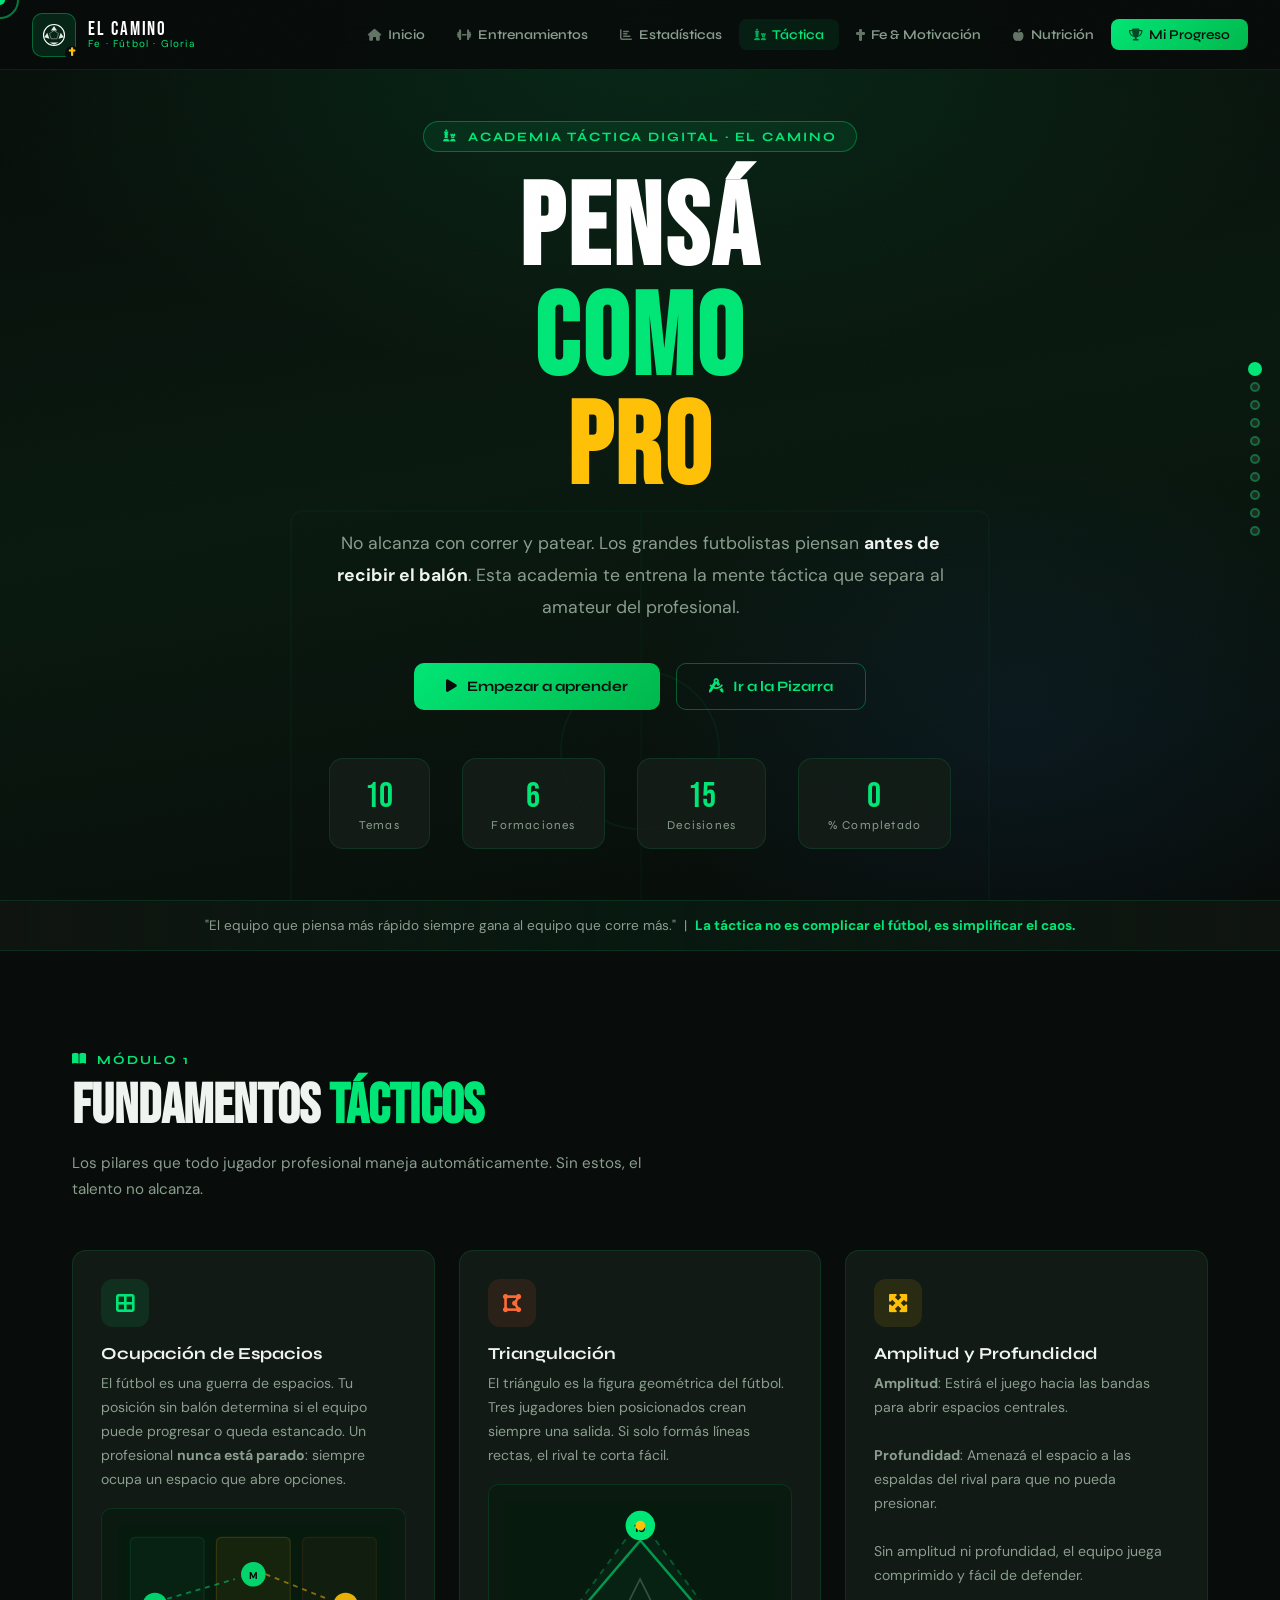
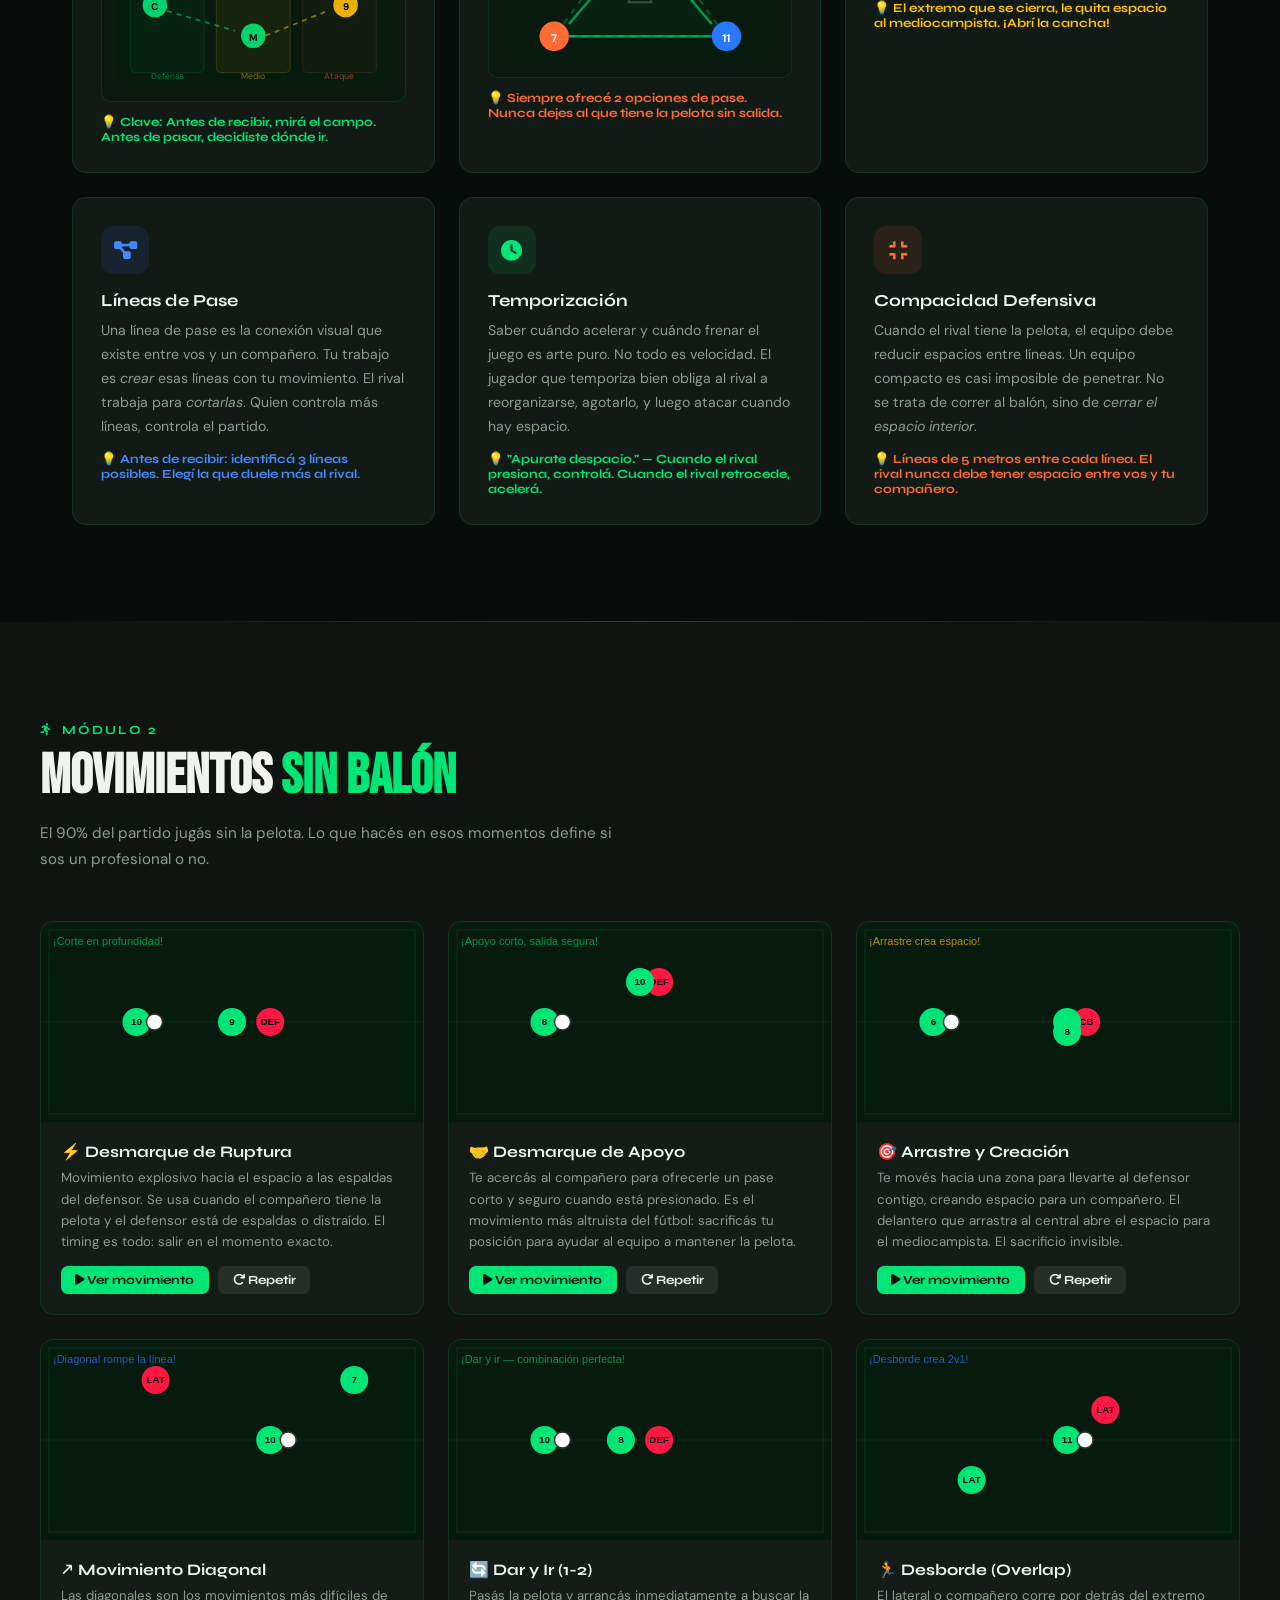
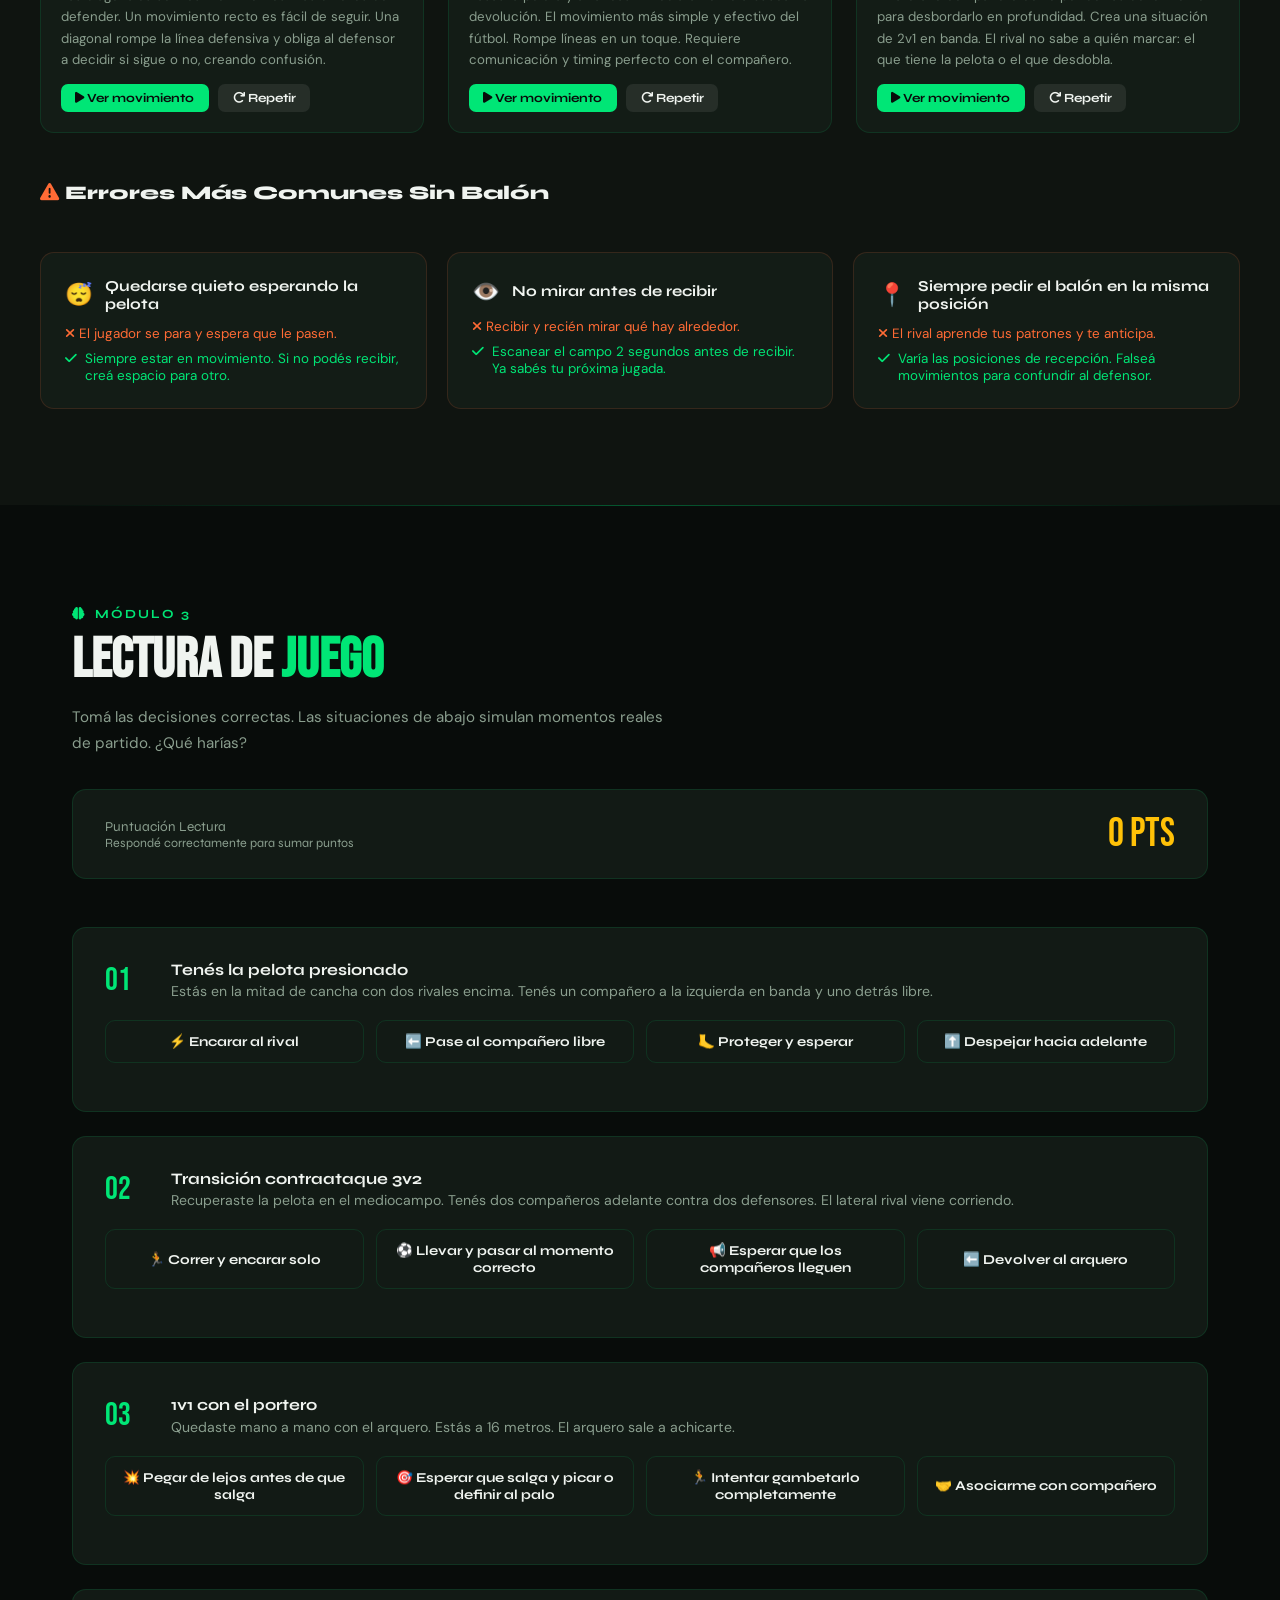
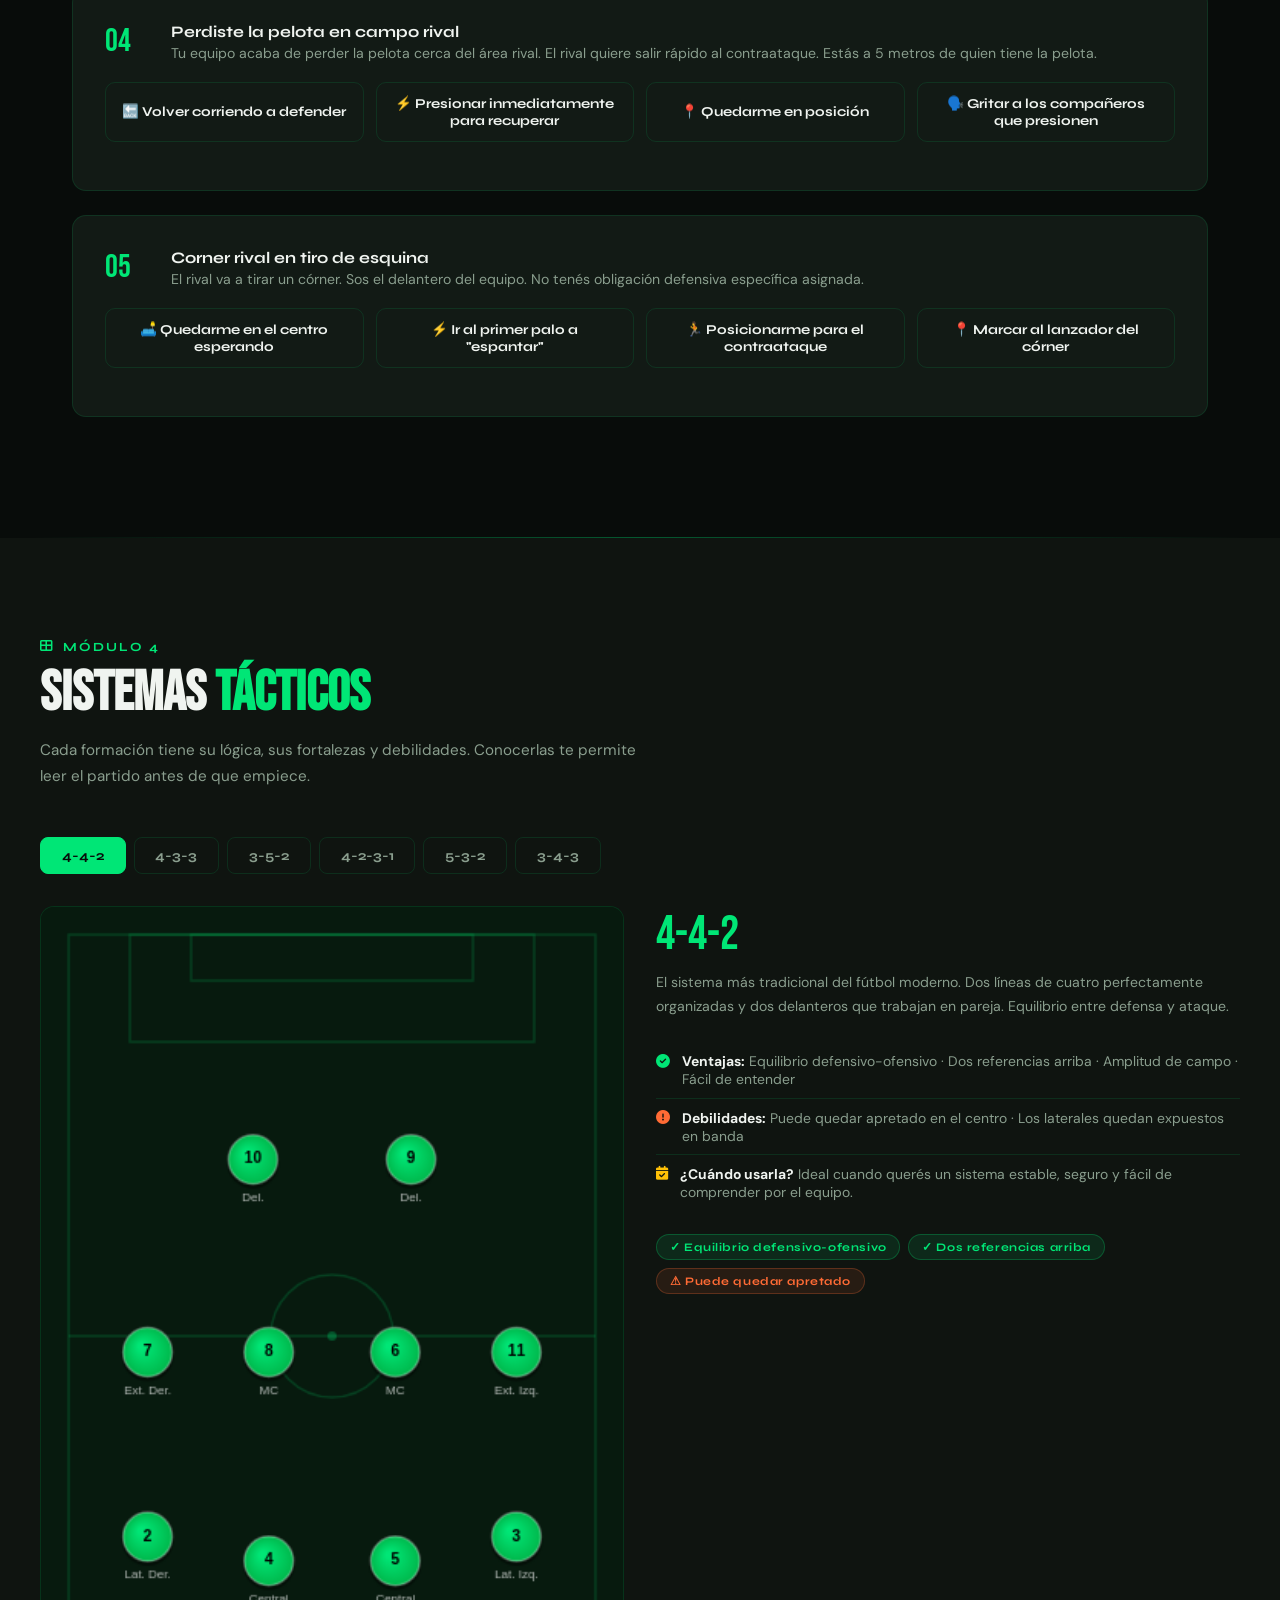
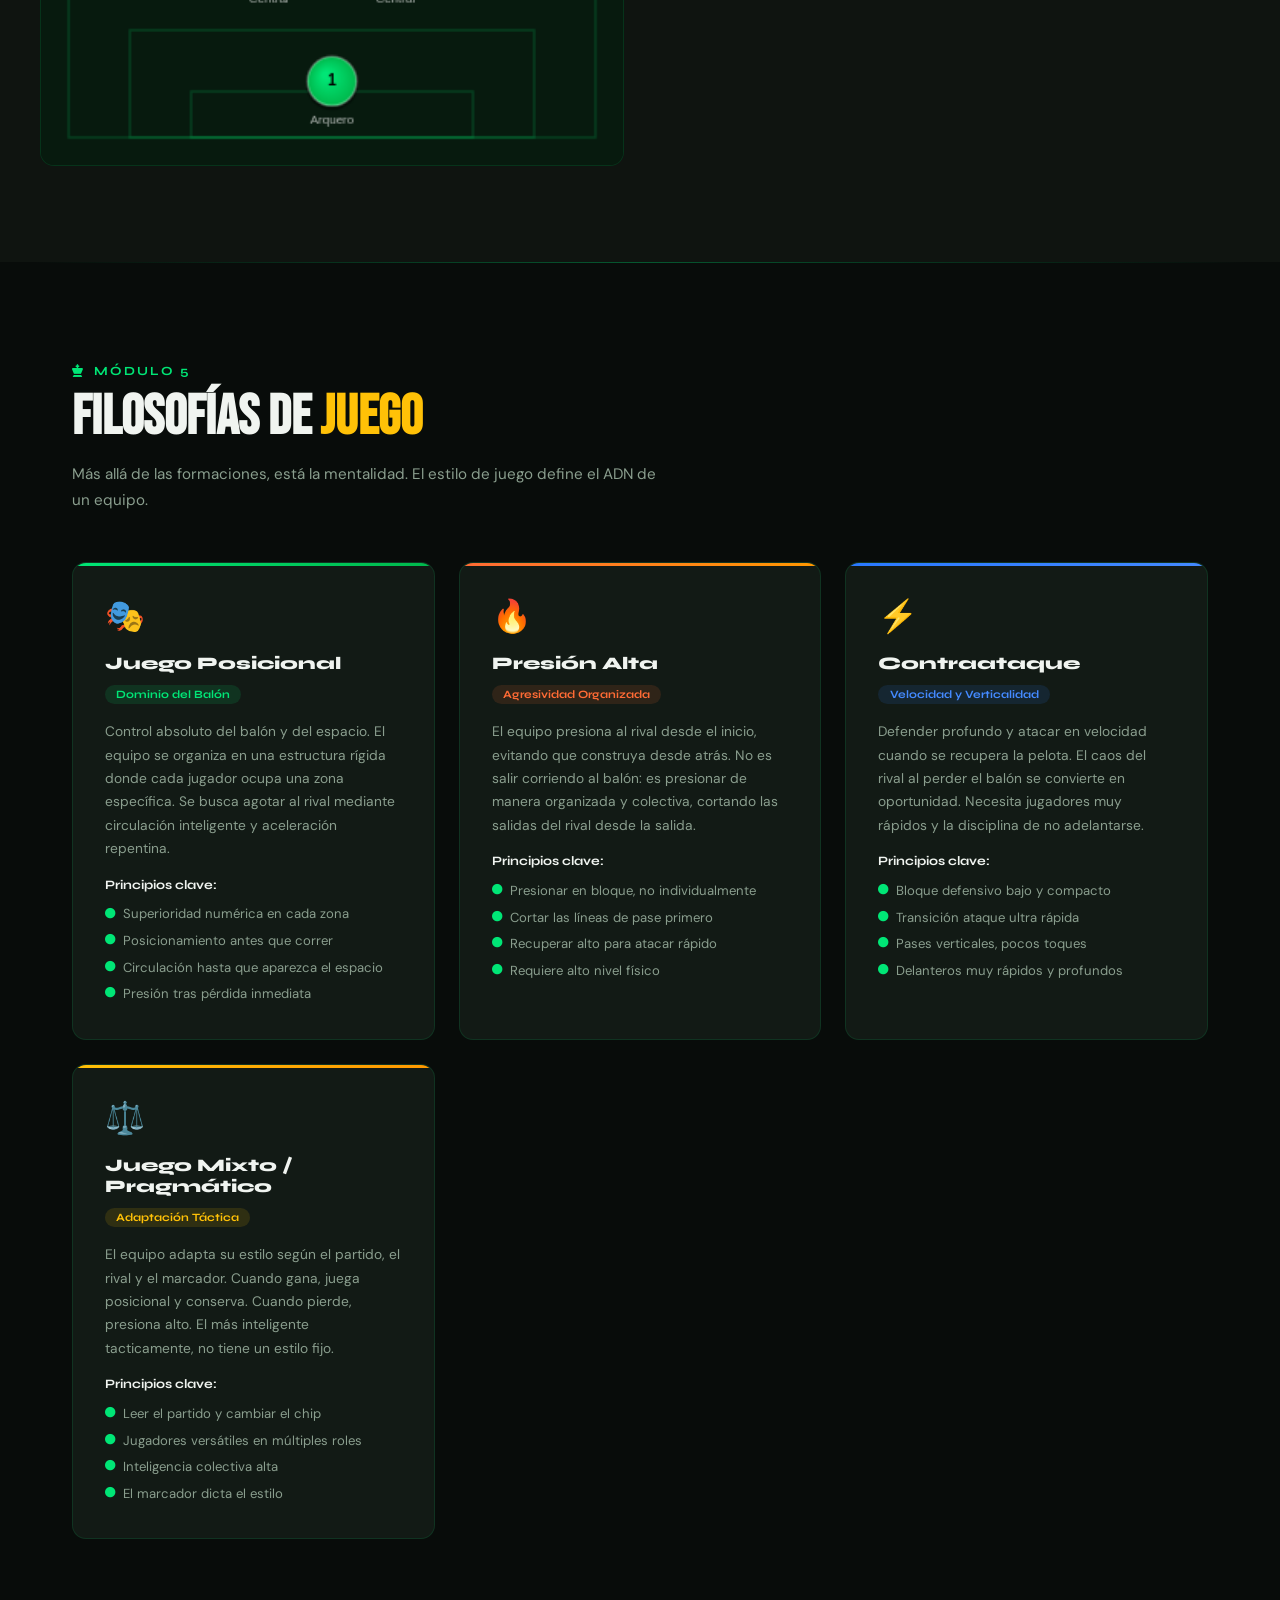
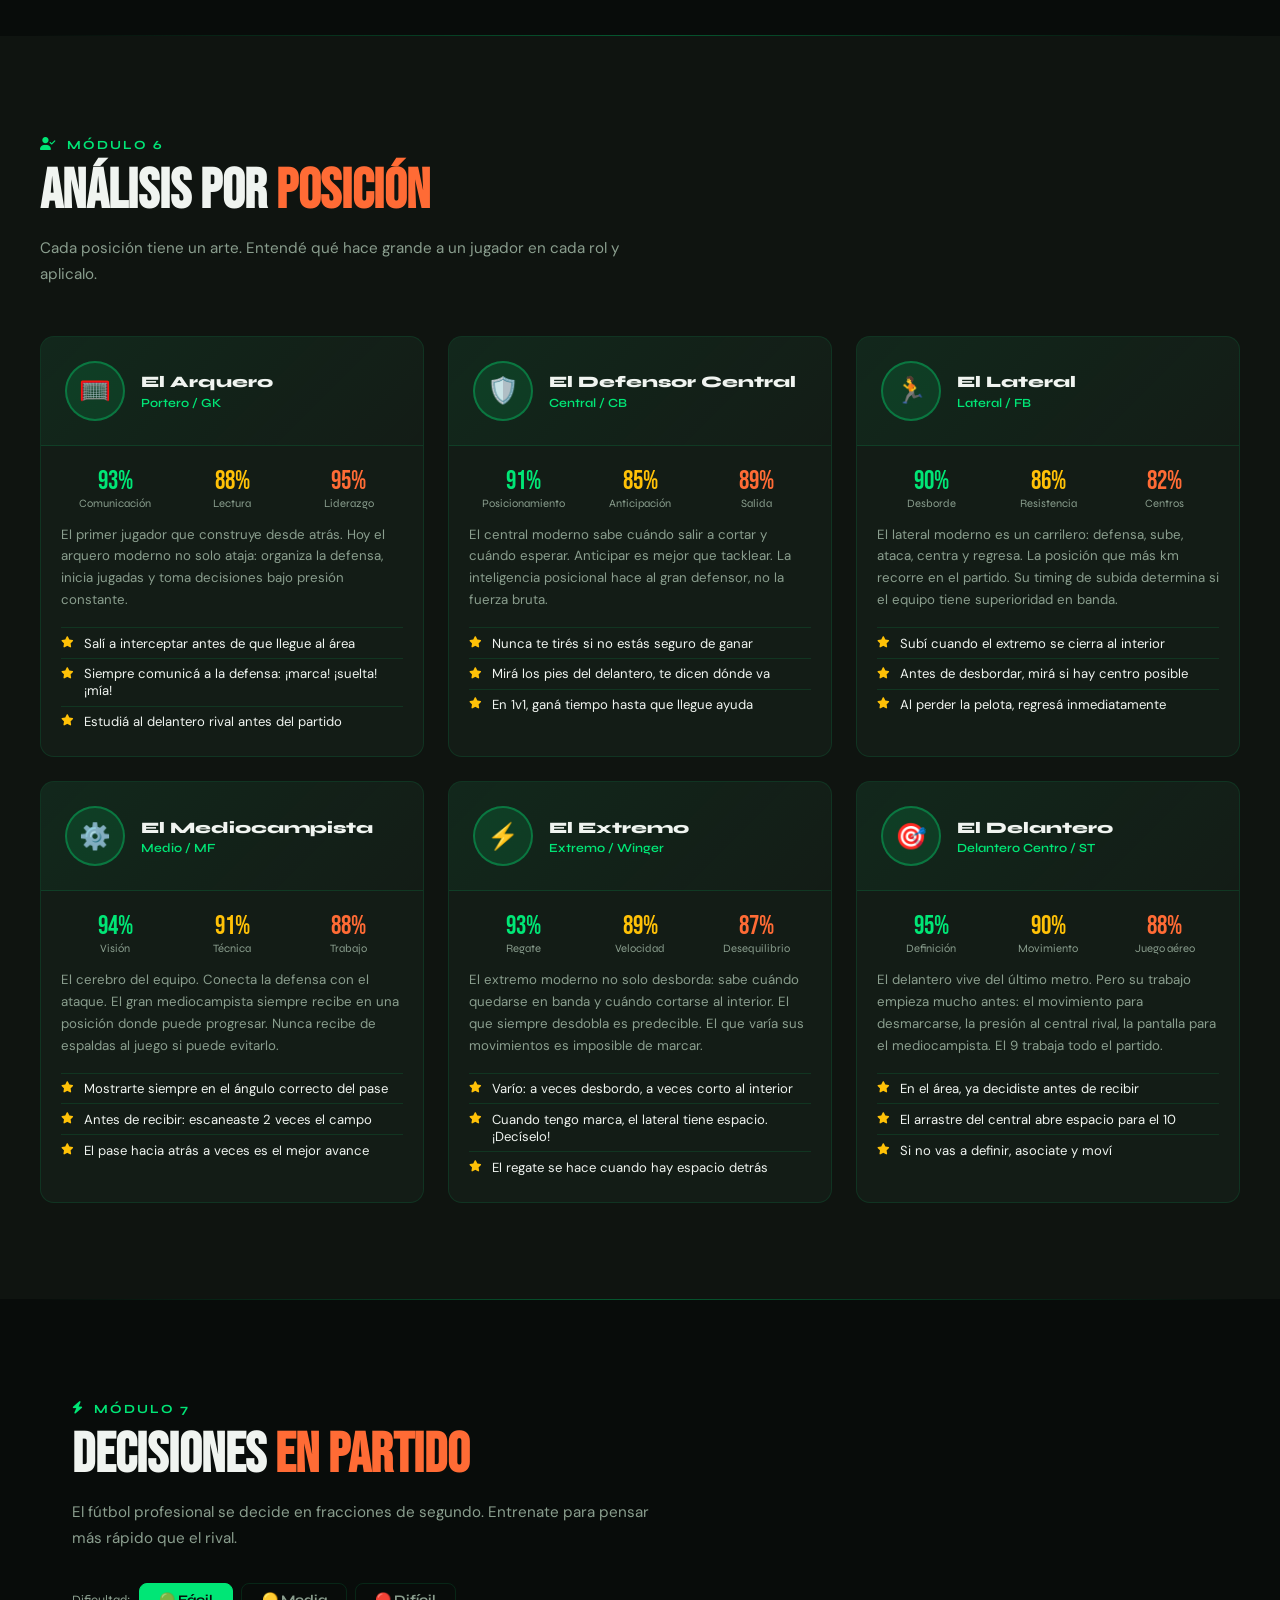
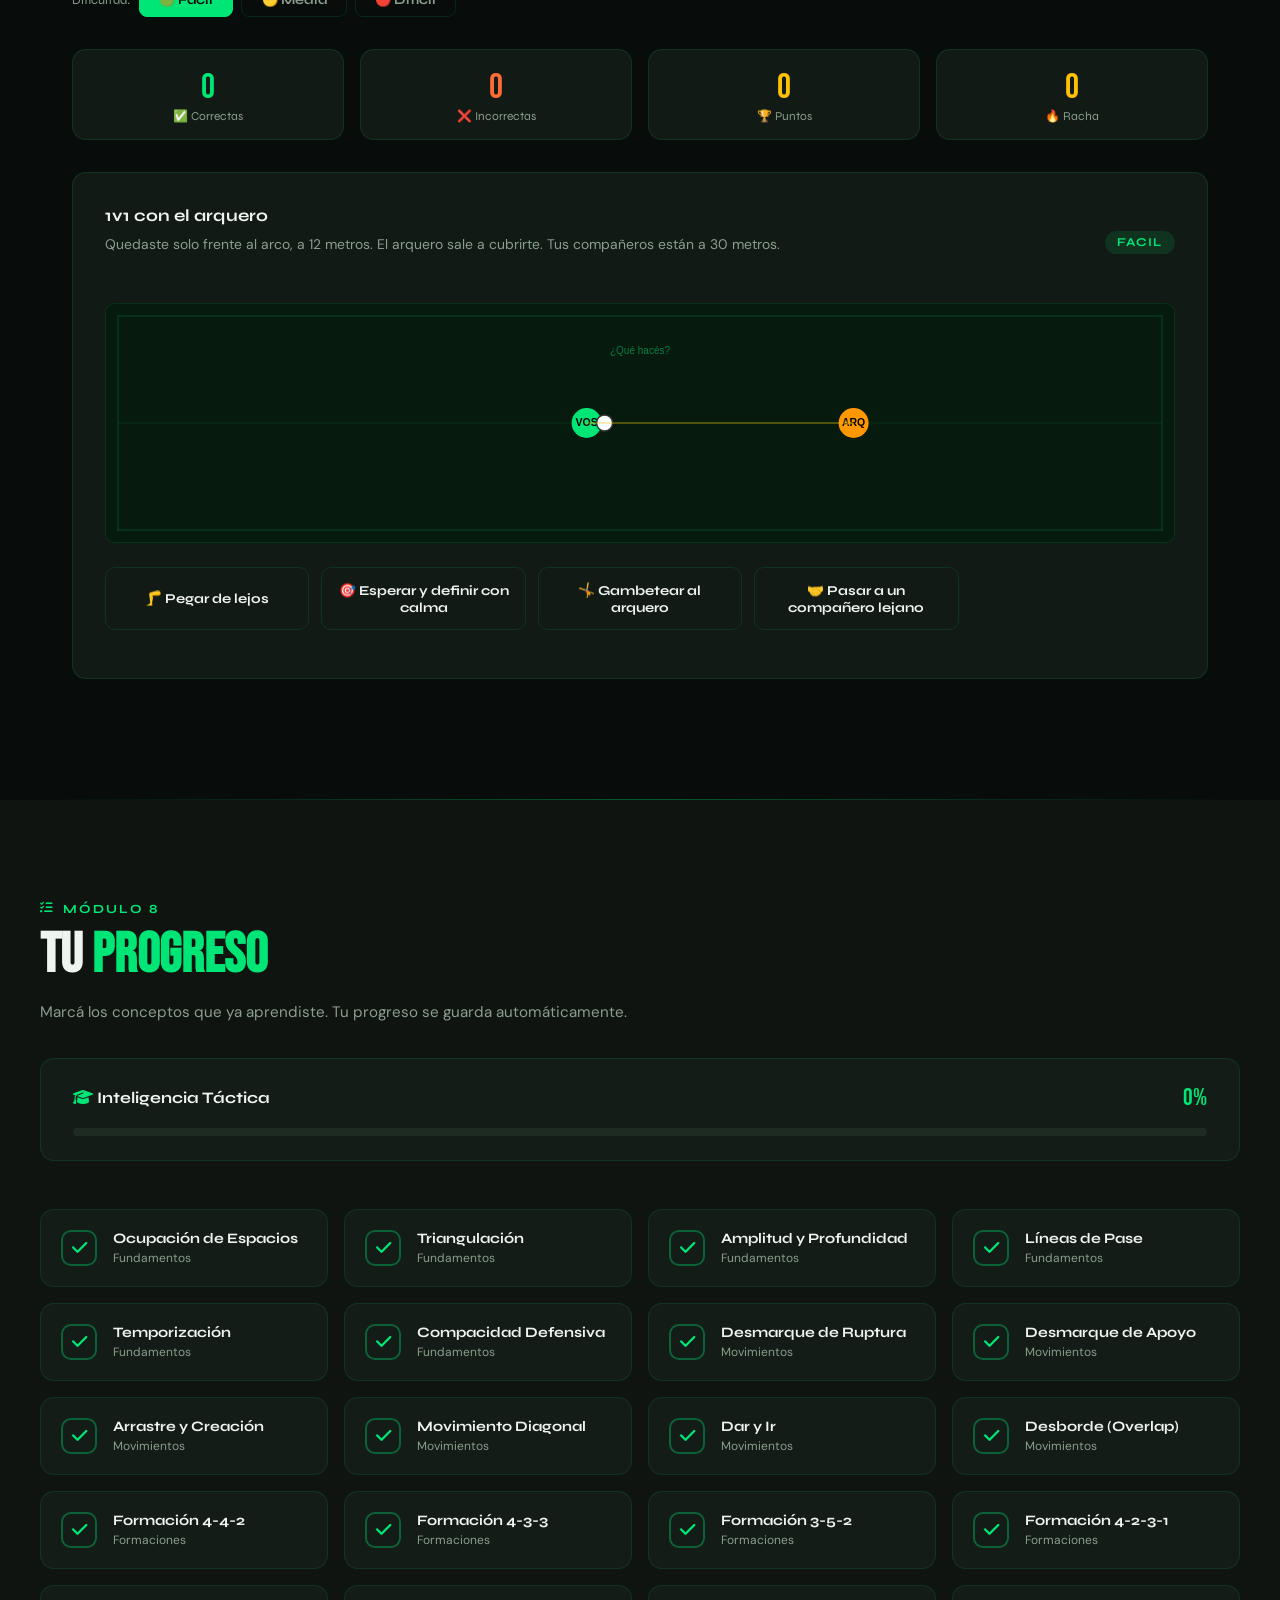
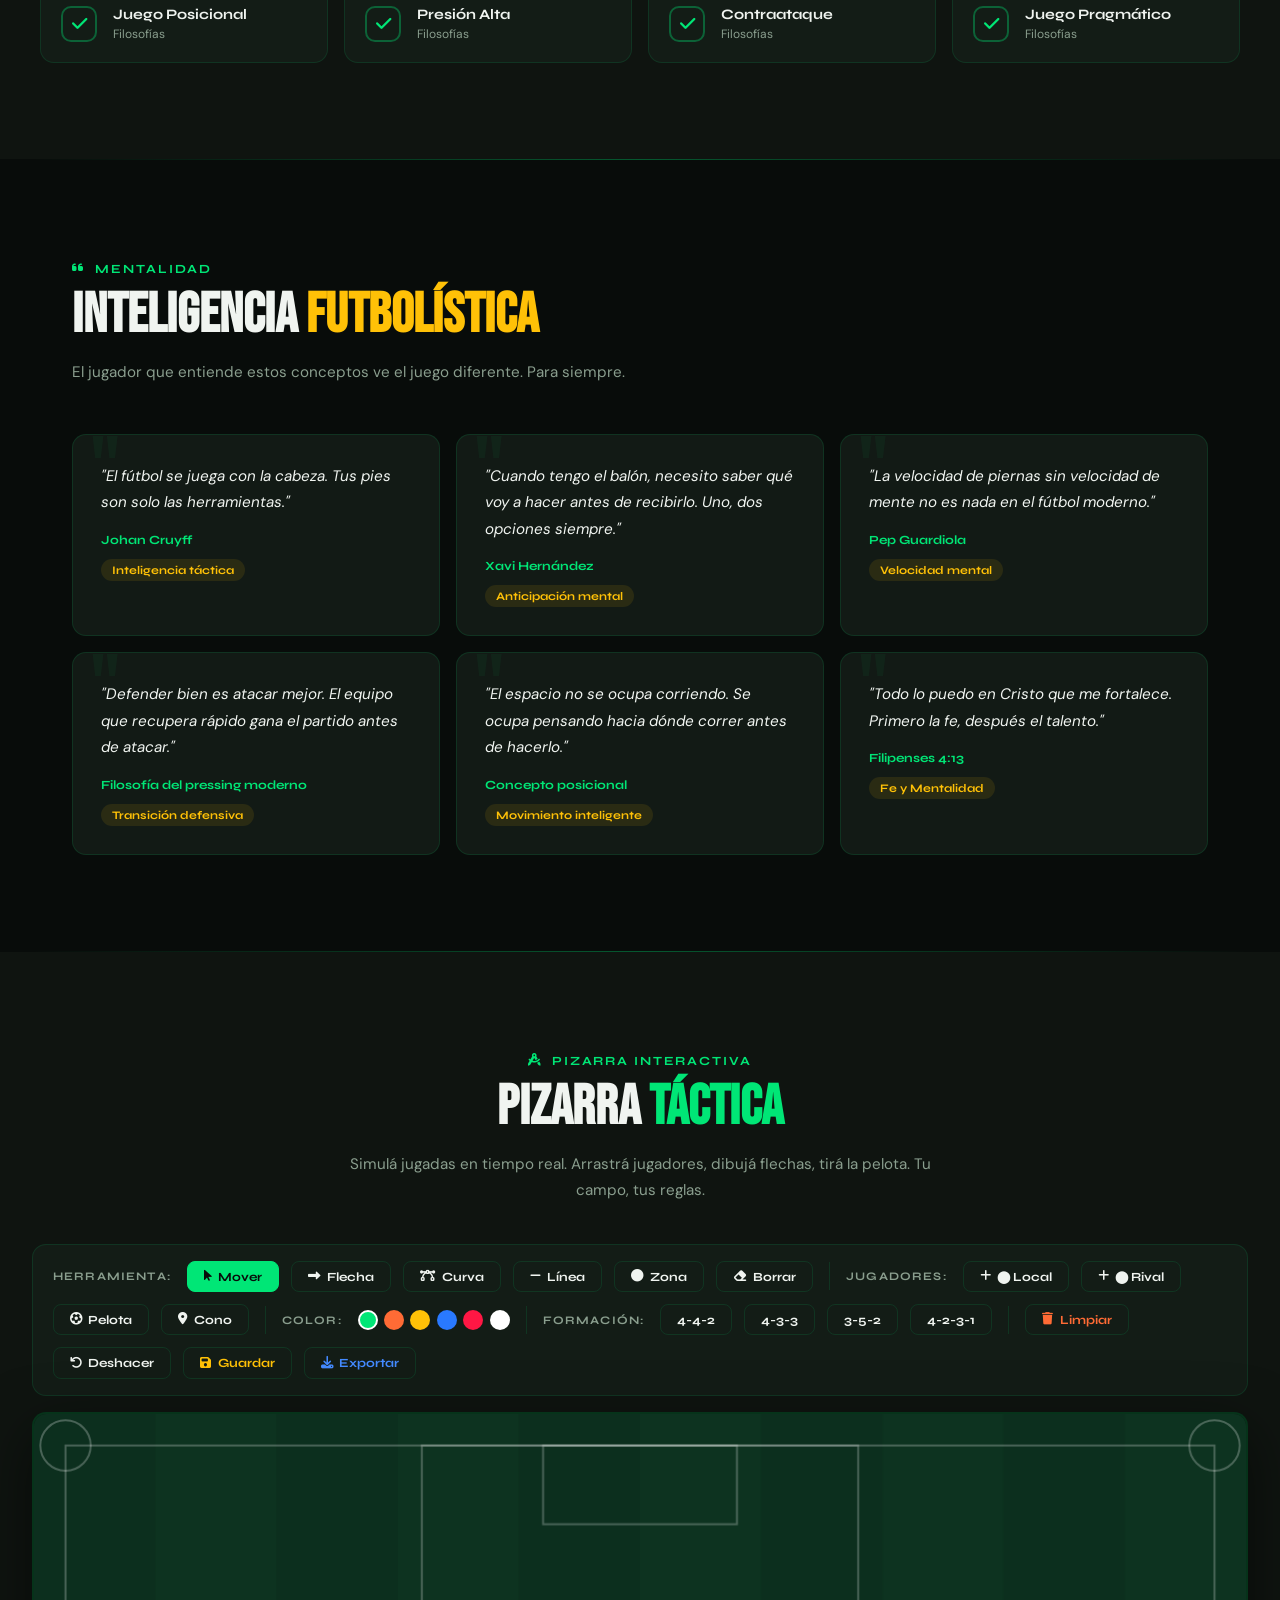
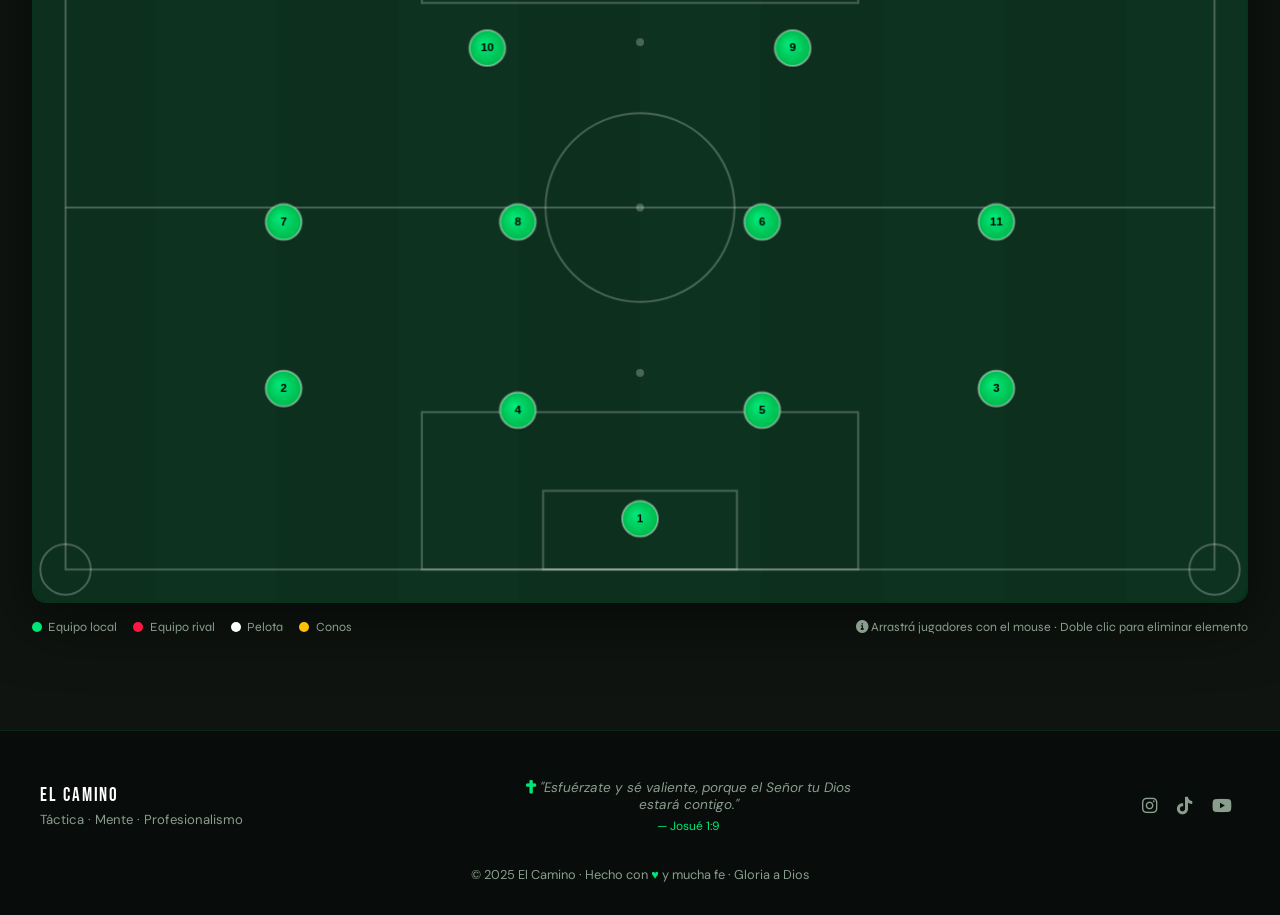
<file: tactica_1.html>
<!DOCTYPE html>
<html lang="es" data-theme="dark">
<head>
  <meta charset="UTF-8"/>
  <meta name="viewport" content="width=device-width, initial-scale=1.0"/>
  <title>Táctica | El Camino al Fútbol Profesional</title>
  <link rel="preconnect" href="https://fonts.googleapis.com"/>
  <link rel="preconnect" href="https://fonts.gstatic.com" crossorigin/>
  <link href="https://fonts.googleapis.com/css2?family=Bebas+Neue&family=Syne:wght@400;600;700;800&family=DM+Sans:ital,wght@0,300;0,400;0,500;0,600;1,300&display=swap" rel="stylesheet"/>
  <link rel="stylesheet" href="https://cdnjs.cloudflare.com/ajax/libs/font-awesome/6.5.0/css/all.min.css"/>

<style>
/* ══════════════════════════════════════════════
   VARIABLES & RESET
══════════════════════════════════════════════ */
:root {
  --verde: #00e676;
  --verde-dark: #00b84c;
  --negro: #080c0a;
  --negro2: #0f1410;
  --negro3: #141c17;
  --naranja: #ff6b35;
  --dorado: #ffc107;
  --azul: #2979ff;
  --azul-light: #448aff;
  --blanco: #f0f4f0;
  --gris: #8a9e8e;
  --gris-dark: #1e2b22;
  --card-bg: rgba(20, 30, 24, 0.85);
  --border: rgba(0, 230, 118, 0.12);
  --border-bright: rgba(0, 230, 118, 0.35);
  --shadow-green: 0 0 30px rgba(0, 230, 118, 0.15);
  --shadow-gold: 0 0 30px rgba(255, 193, 7, 0.2);
  --radius: 14px;
  --font-display: 'Bebas Neue', sans-serif;
  --font-ui: 'Syne', sans-serif;
  --font-body: 'DM Sans', sans-serif;
}

*, *::before, *::after { box-sizing: border-box; margin: 0; padding: 0; }

html { scroll-behavior: smooth; }

body {
  background: var(--negro);
  color: var(--blanco);
  font-family: var(--font-body);
  overflow-x: hidden;
  min-height: 100vh;
}

/* ── Scrollbar ── */
::-webkit-scrollbar { width: 6px; }
::-webkit-scrollbar-track { background: var(--negro2); }
::-webkit-scrollbar-thumb { background: var(--verde-dark); border-radius: 3px; }

/* ── Selection ── */
::selection { background: var(--verde); color: var(--negro); }

/* ══════════════════════════════════════════════
   NOISE + CURSOR
══════════════════════════════════════════════ */
.noise {
  position: fixed; inset: 0; z-index: 9999; pointer-events: none;
  background-image: url("data:image/svg+xml,%3Csvg viewBox='0 0 512 512' xmlns='http://www.w3.org/2000/svg'%3E%3Cfilter id='n'%3E%3CfeTurbulence type='fractalNoise' baseFrequency='0.75' numOctaves='4' stitchTiles='stitch'/%3E%3C/filter%3E%3Crect width='100%25' height='100%25' filter='url(%23n)' opacity='0.025'/%3E%3C/svg%3E");
  opacity: .4;
}
.cursor {
  position: fixed; width: 10px; height: 10px;
  background: var(--verde); border-radius: 50%;
  pointer-events: none; z-index: 10000;
  transform: translate(-50%, -50%);
  transition: background .2s, transform .1s;
}
.cursor-ring {
  position: fixed; width: 38px; height: 38px;
  border: 2px solid rgba(0,230,118,.5);
  border-radius: 50%; pointer-events: none; z-index: 10000;
  transform: translate(-50%, -50%);
  transition: width .2s, height .2s, border-color .2s;
}

/* ══════════════════════════════════════════════
   NAVBAR
══════════════════════════════════════════════ */
#navbar {
  position: fixed; top: 0; left: 0; right: 0; z-index: 1000;
  display: flex; align-items: center; justify-content: space-between;
  padding: 0 2rem;
  height: 70px;
  background: rgba(8, 12, 10, 0.9);
  backdrop-filter: blur(20px);
  border-bottom: 1px solid var(--border);
  transition: background .3s, box-shadow .3s;
}
#navbar.scrolled {
  background: rgba(8,12,10,.98);
  box-shadow: 0 4px 30px rgba(0,230,118,.08);
}
.logo { display: flex; align-items: center; gap: .75rem; text-decoration: none; }
.logo-icon {
  width: 44px; height: 44px; background: rgba(0,230,118,.12);
  border: 1px solid var(--border-bright); border-radius: 10px;
  display: flex; align-items: center; justify-content: center; position: relative;
}
.logo-icon svg { width: 24px; height: 24px; }
.logo-cross {
  position: absolute; bottom: -4px; right: -4px;
  font-size: .55rem; color: var(--dorado);
  background: var(--negro); border-radius: 50%;
  width: 14px; height: 14px;
  display: flex; align-items: center; justify-content: center;
}
.logo-text { display: flex; flex-direction: column; line-height: 1; }
.logo-name { font-family: var(--font-display); font-size: 1.2rem; color: #fff; letter-spacing: .1em; }
.logo-tag { font-size: .62rem; color: var(--verde); letter-spacing: .12em; }

.nav-links { display: flex; align-items: center; gap: .2rem; list-style: none; }
.nav-links a {
  display: flex; align-items: center; gap: .4rem;
  padding: .45rem .9rem; border-radius: 8px;
  color: var(--gris); text-decoration: none; font-size: .84rem;
  font-family: var(--font-ui); font-weight: 600;
  transition: color .2s, background .2s;
}
.nav-links a:hover, .nav-links a.active {
  color: var(--verde); background: rgba(0,230,118,.08);
}
.nav-links .nav-cta {
  background: linear-gradient(135deg, var(--verde), var(--verde-dark));
  color: var(--negro) !important;
  padding: .45rem 1.1rem;
}
.nav-links .nav-cta:hover { opacity: .85; background: linear-gradient(135deg, var(--verde), var(--verde-dark)); }
.nav-icon { font-size: .75rem; opacity: .7; }

.hamburger {
  display: none; flex-direction: column; gap: 5px;
  background: none; border: none; cursor: pointer; padding: 6px;
}
.hamburger span { display: block; width: 24px; height: 2px; background: var(--blanco); border-radius: 2px; transition: .3s; }

/* mobile nav */
.mobile-nav {
  display: none; position: fixed; top: 70px; left: 0; right: 0; z-index: 999;
  background: rgba(8,12,10,.98); backdrop-filter: blur(20px);
  flex-direction: column; padding: 1rem 2rem 2rem;
  border-bottom: 1px solid var(--border);
  transform: translateY(-10px); opacity: 0;
  transition: transform .3s, opacity .3s;
}
.mobile-nav.open { transform: translateY(0); opacity: 1; }
.mobile-nav a {
  padding: .85rem 0; color: var(--gris); text-decoration: none;
  font-family: var(--font-ui); font-weight: 600;
  border-bottom: 1px solid var(--border);
  display: flex; align-items: center; gap: .75rem;
  transition: color .2s;
}
.mobile-nav a:hover { color: var(--verde); }

@media(max-width: 900px) {
  .nav-links { display: none; }
  .hamburger { display: flex; }
  .mobile-nav { display: flex; }
}

/* ══════════════════════════════════════════════
   HERO TÁCTICA
══════════════════════════════════════════════ */
.hero-tac {
  position: relative; min-height: 100vh;
  display: flex; align-items: center; justify-content: center;
  padding: 70px 2rem 0;
  overflow: hidden;
}
.hero-tac-bg {
  position: absolute; inset: 0; z-index: 0;
  background:
    radial-gradient(ellipse 80% 60% at 50% 0%, rgba(0,230,118,.12) 0%, transparent 70%),
    radial-gradient(ellipse 50% 50% at 80% 80%, rgba(41,121,255,.08) 0%, transparent 60%),
    linear-gradient(170deg, #080c0a 0%, #0a1a10 50%, #080c0a 100%);
}
/* Campo de fútbol decorativo */
.field-deco {
  position: absolute; bottom: -10%; left: 50%; transform: translateX(-50%);
  width: 700px; height: 480px; z-index: 0;
  border: 2px solid rgba(0,230,118,.08);
  border-radius: 12px;
  opacity: .35;
}
.field-deco::before {
  content: ''; position: absolute; top: 50%; left: 50%; transform: translate(-50%,-50%);
  width: 160px; height: 160px; border: 2px solid rgba(0,230,118,.15); border-radius: 50%;
}
.field-deco::after {
  content: ''; position: absolute; top: 0; bottom: 0; left: 50%;
  width: 2px; background: rgba(0,230,118,.08);
}

.hero-tac-content {
  position: relative; z-index: 1; text-align: center; max-width: 900px;
}
.hero-eyebrow {
  display: inline-flex; align-items: center; gap: .6rem;
  font-family: var(--font-ui); font-size: .8rem; font-weight: 700;
  color: var(--verde); letter-spacing: .15em; text-transform: uppercase;
  background: rgba(0,230,118,.08); border: 1px solid var(--border-bright);
  padding: .4rem 1.2rem; border-radius: 20px; margin-bottom: 1.5rem;
}
.hero-tac-title {
  font-family: var(--font-display);
  font-size: clamp(3.5rem, 9vw, 8rem);
  line-height: .95;
  letter-spacing: .03em;
  margin-bottom: 1.5rem;
}
.ht-white { color: #fff; }
.ht-green { color: var(--verde); }
.ht-gold  { color: var(--dorado); }
.ht-orange { color: var(--naranja); }

.hero-tac-desc {
  font-size: 1.1rem; color: var(--gris); max-width: 640px; margin: 0 auto 2.5rem;
  line-height: 1.8;
}
.hero-tac-desc strong { color: var(--blanco); }

.hero-tac-btns { display: flex; gap: 1rem; justify-content: center; flex-wrap: wrap; margin-bottom: 3rem; }
.btn-primary {
  display: inline-flex; align-items: center; gap: .6rem;
  background: linear-gradient(135deg, var(--verde), var(--verde-dark));
  color: var(--negro); font-family: var(--font-ui); font-weight: 700;
  font-size: .9rem; padding: .85rem 2rem; border-radius: 10px;
  text-decoration: none; transition: transform .2s, box-shadow .2s;
  border: none; cursor: pointer;
}
.btn-primary:hover { transform: translateY(-2px); box-shadow: 0 8px 30px rgba(0,230,118,.35); }
.btn-secondary {
  display: inline-flex; align-items: center; gap: .6rem;
  background: transparent; color: var(--verde);
  border: 1px solid var(--border-bright);
  font-family: var(--font-ui); font-weight: 700;
  font-size: .9rem; padding: .85rem 2rem; border-radius: 10px;
  text-decoration: none; transition: background .2s, transform .2s;
  cursor: pointer;
}
.btn-secondary:hover { background: rgba(0,230,118,.08); transform: translateY(-2px); }

.hero-stats-row {
  display: flex; gap: 2rem; justify-content: center; flex-wrap: wrap;
}
.hsr-item {
  display: flex; flex-direction: column; align-items: center;
  background: var(--card-bg); border: 1px solid var(--border);
  border-radius: var(--radius); padding: 1rem 1.8rem;
}
.hsr-num { font-family: var(--font-display); font-size: 2.2rem; color: var(--verde); }
.hsr-label { font-size: .75rem; color: var(--gris); font-family: var(--font-ui); letter-spacing: .1em; }

/* ══════════════════════════════════════════════
   SIDEBAR NAV
══════════════════════════════════════════════ */
.tac-sidebar {
  position: fixed; right: 20px; top: 50%; transform: translateY(-50%);
  z-index: 500; display: flex; flex-direction: column; gap: .5rem;
}
.sidebar-dot {
  width: 10px; height: 10px; border-radius: 50%;
  background: var(--gris-dark); border: 2px solid var(--border-bright);
  cursor: pointer; transition: background .2s, transform .2s;
  position: relative;
}
.sidebar-dot:hover, .sidebar-dot.active { background: var(--verde); transform: scale(1.4); }
.sidebar-dot::before {
  content: attr(data-label);
  position: absolute; right: 20px; top: 50%; transform: translateY(-50%);
  background: var(--negro3); color: var(--verde);
  font-family: var(--font-ui); font-size: .7rem; font-weight: 700;
  padding: .3rem .7rem; border-radius: 6px; white-space: nowrap;
  opacity: 0; pointer-events: none; transition: opacity .2s;
  border: 1px solid var(--border);
}
.sidebar-dot:hover::before { opacity: 1; }

@media(max-width:768px) { .tac-sidebar { display: none; } }

/* ══════════════════════════════════════════════
   SECCIÓN GENÉRICA
══════════════════════════════════════════════ */
.tac-section {
  padding: 6rem 2rem;
  max-width: 1200px; margin: 0 auto;
}
.tac-section-full {
  padding: 6rem 2rem;
  background: var(--negro2);
  position: relative;
}
.tac-section-full .inner { max-width: 1200px; margin: 0 auto; }

.section-eyebrow {
  display: inline-flex; align-items: center; gap: .6rem;
  font-family: var(--font-ui); font-size: .78rem; font-weight: 700;
  color: var(--verde); letter-spacing: .15em; text-transform: uppercase;
  margin-bottom: .75rem;
}
.section-h2 {
  font-family: var(--font-display);
  font-size: clamp(2rem, 5vw, 3.5rem);
  line-height: 1; margin-bottom: 1rem;
}
.section-h2 .green { color: var(--verde); }
.section-h2 .gold  { color: var(--dorado); }
.section-h2 .orange { color: var(--naranja); }
.section-sub { color: var(--gris); font-size: .95rem; line-height: 1.7; max-width: 600px; }

/* Reveal animation */
.reveal { opacity: 0; transform: translateY(30px); transition: opacity .7s, transform .7s; }
.reveal.visible { opacity: 1; transform: translateY(0); }

/* ══════════════════════════════════════════════
   CARDS
══════════════════════════════════════════════ */
.card {
  background: var(--card-bg);
  border: 1px solid var(--border);
  border-radius: var(--radius);
  padding: 1.75rem;
  transition: border-color .25s, box-shadow .25s, transform .25s;
  position: relative; overflow: hidden;
}
.card:hover {
  border-color: var(--border-bright);
  box-shadow: var(--shadow-green);
  transform: translateY(-4px);
}
.card-icon {
  width: 48px; height: 48px; border-radius: 12px;
  display: flex; align-items: center; justify-content: center;
  font-size: 1.3rem; margin-bottom: 1rem;
  background: rgba(0,230,118,.1); color: var(--verde);
}
.card-icon.orange { background: rgba(255,107,53,.1); color: var(--naranja); }
.card-icon.gold   { background: rgba(255,193,7,.1);  color: var(--dorado); }
.card-icon.blue   { background: rgba(41,121,255,.1); color: var(--azul-light); }
.card-title { font-family: var(--font-ui); font-weight: 700; font-size: 1.05rem; margin-bottom: .5rem; }
.card-text  { color: var(--gris); font-size: .88rem; line-height: 1.7; }

/* ══════════════════════════════════════════════
   1. FUNDAMENTOS TÁCTICOS
══════════════════════════════════════════════ */
.fundamentos-grid {
  display: grid; grid-template-columns: repeat(auto-fill, minmax(300px, 1fr));
  gap: 1.5rem; margin-top: 3rem;
}

/* Diagrama mini de triangulación */
.mini-diagram {
  background: #0a1a10; border: 1px solid var(--border);
  border-radius: 10px; padding: 1rem; margin-top: 1rem;
  display: flex; align-items: center; justify-content: center;
}
.mini-diagram svg { max-width: 100%; }

/* ══════════════════════════════════════════════
   2. MOVIMIENTOS SIN BALÓN - Animaciones
══════════════════════════════════════════════ */
.movimiento-showcase {
  display: grid; grid-template-columns: repeat(auto-fill, minmax(320px, 1fr));
  gap: 1.5rem; margin-top: 3rem;
}
.mov-card {
  background: var(--card-bg); border: 1px solid var(--border);
  border-radius: var(--radius); overflow: hidden;
  transition: border-color .25s, box-shadow .25s;
}
.mov-card:hover { border-color: var(--border-bright); box-shadow: var(--shadow-green); }

.mov-canvas-wrap {
  position: relative; background: #071210;
  height: 200px; overflow: hidden;
}
.mov-canvas-wrap canvas { display: block; width: 100%; height: 100%; }
.mov-body { padding: 1.25rem; }
.mov-title { font-family: var(--font-ui); font-weight: 700; font-size: 1rem; margin-bottom: .4rem; }
.mov-desc  { color: var(--gris); font-size: .83rem; line-height: 1.6; margin-bottom: .85rem; }
.mov-btns  { display: flex; gap: .6rem; }
.btn-small {
  font-family: var(--font-ui); font-size: .78rem; font-weight: 700;
  padding: .4rem .9rem; border-radius: 7px; border: none; cursor: pointer;
  transition: opacity .2s, transform .1s;
}
.btn-small:hover { opacity: .85; transform: translateY(-1px); }
.btn-ver { background: var(--verde); color: var(--negro); }
.btn-rep { background: rgba(255,255,255,.08); color: var(--blanco); }

/* ══════════════════════════════════════════════
   3. LECTURA DE JUEGO — Quiz interactivo
══════════════════════════════════════════════ */
.lectura-wrap {
  margin-top: 3rem;
}
.situacion-card {
  background: var(--card-bg); border: 1px solid var(--border);
  border-radius: var(--radius); padding: 2rem;
  margin-bottom: 1.5rem;
}
.sit-header { display: flex; align-items: center; gap: 1rem; margin-bottom: 1.25rem; }
.sit-num {
  font-family: var(--font-display); font-size: 2rem; color: var(--verde);
  min-width: 50px;
}
.sit-context { font-family: var(--font-ui); font-weight: 700; font-size: 1rem; }
.sit-pregunta { color: var(--gris); font-size: .88rem; margin-top: .2rem; }

.sit-field {
  background: #071210; border: 1px solid var(--border);
  border-radius: 10px; height: 160px; position: relative;
  margin-bottom: 1.25rem; overflow: hidden;
  display: flex; align-items: center; justify-content: center;
}
.sit-field canvas { display: block; }

.sit-opciones { display: flex; gap: .75rem; flex-wrap: wrap; margin-bottom: 1rem; }
.sit-opcion {
  flex: 1; min-width: 120px;
  font-family: var(--font-ui); font-size: .85rem; font-weight: 700;
  padding: .75rem 1rem; border-radius: 10px; border: 1px solid var(--border);
  background: transparent; color: var(--blanco); cursor: pointer;
  transition: background .2s, border-color .2s, transform .15s;
  text-align: center;
}
.sit-opcion:hover { border-color: var(--border-bright); background: rgba(0,230,118,.06); transform: translateY(-2px); }
.sit-opcion.correcto { background: rgba(0,230,118,.2); border-color: var(--verde); color: var(--verde); }
.sit-opcion.incorrecto { background: rgba(255,107,53,.15); border-color: var(--naranja); color: var(--naranja); }
.sit-opcion:disabled { cursor: default; transform: none; }

.sit-feedback {
  padding: 1rem 1.25rem; border-radius: 10px;
  font-size: .88rem; line-height: 1.6;
  display: none;
}
.sit-feedback.correcto {
  background: rgba(0,230,118,.08); border: 1px solid rgba(0,230,118,.3);
  color: var(--verde); display: block;
}
.sit-feedback.incorrecto {
  background: rgba(255,107,53,.08); border: 1px solid rgba(255,107,53,.3);
  color: var(--naranja); display: block;
}

/* Puntuación */
.quiz-score-bar {
  display: flex; align-items: center; justify-content: space-between;
  background: var(--card-bg); border: 1px solid var(--border);
  border-radius: var(--radius); padding: 1.25rem 2rem; margin-bottom: 2rem;
}
.qs-label { font-family: var(--font-ui); font-size: .85rem; color: var(--gris); }
.qs-score { font-family: var(--font-display); font-size: 2.5rem; color: var(--dorado); }

/* ══════════════════════════════════════════════
   4. FORMACIONES
══════════════════════════════════════════════ */
.formaciones-wrap { margin-top: 3rem; }
.formacion-tabs {
  display: flex; gap: .5rem; flex-wrap: wrap; margin-bottom: 2rem;
}
.form-tab {
  font-family: var(--font-ui); font-weight: 700; font-size: .85rem;
  padding: .55rem 1.3rem; border-radius: 8px;
  border: 1px solid var(--border); background: transparent;
  color: var(--gris); cursor: pointer; transition: .2s;
}
.form-tab:hover, .form-tab.active {
  background: var(--verde); color: var(--negro); border-color: var(--verde);
}
.formacion-content {
  display: grid; grid-template-columns: 1fr 1fr;
  gap: 2rem; align-items: start;
}
@media(max-width: 768px) { .formacion-content { grid-template-columns: 1fr; } }

.campo-container {
  background: #071a0e;
  border: 1px solid var(--border);
  border-radius: var(--radius);
  overflow: hidden; position: relative;
}
#campo-canvas { display: block; width: 100%; }

.formacion-info { }
.fi-nombre {
  font-family: var(--font-display); font-size: 3rem; color: var(--verde); margin-bottom: .5rem;
}
.fi-desc { color: var(--gris); font-size: .88rem; line-height: 1.7; margin-bottom: 1.5rem; }

.fi-lista { list-style: none; margin-bottom: 1.5rem; }
.fi-lista li {
  display: flex; align-items: flex-start; gap: .75rem;
  padding: .6rem 0; border-bottom: 1px solid var(--border);
  font-size: .87rem; color: var(--gris);
}
.fi-lista li:last-child { border: none; }
.fi-lista li i { color: var(--verde); margin-top: .15rem; flex-shrink: 0; }
.fi-lista li strong { color: var(--blanco); }

.fi-badges { display: flex; flex-wrap: wrap; gap: .5rem; }
.fi-badge {
  font-family: var(--font-ui); font-size: .72rem; font-weight: 700;
  padding: .3rem .8rem; border-radius: 20px;
  letter-spacing: .05em;
}
.fi-badge.v { background: rgba(0,230,118,.1); color: var(--verde); border: 1px solid rgba(0,230,118,.25); }
.fi-badge.d { background: rgba(255,107,53,.1); color: var(--naranja); border: 1px solid rgba(255,107,53,.25); }
.fi-badge.u { background: rgba(255,193,7,.1);  color: var(--dorado);  border: 1px solid rgba(255,193,7,.25); }

/* ══════════════════════════════════════════════
   5. FILOSOFÍAS
══════════════════════════════════════════════ */
.filosofias-grid {
  display: grid; grid-template-columns: repeat(auto-fill, minmax(320px, 1fr));
  gap: 1.5rem; margin-top: 3rem;
}
.fil-card {
  background: var(--card-bg); border: 1px solid var(--border);
  border-radius: var(--radius); padding: 2rem;
  position: relative; overflow: hidden;
  transition: .25s;
}
.fil-card:hover { border-color: var(--border-bright); box-shadow: var(--shadow-green); transform: translateY(-4px); }
.fil-card::before {
  content: ''; position: absolute; top: 0; left: 0; right: 0; height: 3px;
}
.fil-card.pos::before { background: linear-gradient(90deg, var(--verde), var(--verde-dark)); }
.fil-card.pre::before { background: linear-gradient(90deg, var(--naranja), #ff9800); }
.fil-card.cnt::before { background: linear-gradient(90deg, var(--azul), var(--azul-light)); }
.fil-card.mix::before { background: linear-gradient(90deg, var(--dorado), #ff9800); }

.fil-icon { font-size: 2rem; margin-bottom: 1rem; }
.fil-nombre { font-family: var(--font-ui); font-weight: 800; font-size: 1.1rem; margin-bottom: .5rem; }
.fil-tag {
  display: inline-block; font-size: .7rem; font-family: var(--font-ui); font-weight: 700;
  padding: .2rem .7rem; border-radius: 12px; margin-bottom: 1rem;
}
.pos .fil-tag { background: rgba(0,230,118,.12); color: var(--verde); }
.pre .fil-tag { background: rgba(255,107,53,.12); color: var(--naranja); }
.cnt .fil-tag { background: rgba(41,121,255,.12); color: var(--azul-light); }
.mix .fil-tag { background: rgba(255,193,7,.12); color: var(--dorado); }
.fil-desc { color: var(--gris); font-size: .86rem; line-height: 1.7; }
.fil-claves { margin-top: 1rem; }
.fil-claves strong { display: block; font-family: var(--font-ui); font-size: .8rem; color: var(--blanco); margin-bottom: .5rem; }
.fil-clave-item {
  display: flex; align-items: center; gap: .5rem;
  font-size: .82rem; color: var(--gris); padding: .3rem 0;
}
.fil-clave-item i { font-size: .65rem; color: var(--verde); }

/* ══════════════════════════════════════════════
   6. ANÁLISIS DE JUGADORES
══════════════════════════════════════════════ */
.analisis-grid {
  display: grid; grid-template-columns: repeat(auto-fill, minmax(340px, 1fr));
  gap: 1.5rem; margin-top: 3rem;
}
.jugador-card {
  background: var(--card-bg); border: 1px solid var(--border);
  border-radius: var(--radius); overflow: hidden;
  transition: .25s;
}
.jugador-card:hover { border-color: var(--border-bright); box-shadow: var(--shadow-green); transform: translateY(-4px); }
.jc-top {
  padding: 1.5rem;
  background: linear-gradient(135deg, rgba(0,230,118,.06), rgba(0,0,0,0));
  border-bottom: 1px solid var(--border);
  display: flex; align-items: center; gap: 1rem;
}
.jc-avatar {
  width: 60px; height: 60px; border-radius: 50%;
  background: rgba(0,230,118,.12); border: 2px solid var(--border-bright);
  display: flex; align-items: center; justify-content: center;
  font-size: 1.6rem;
}
.jc-name { font-family: var(--font-ui); font-weight: 800; font-size: 1rem; margin-bottom: .2rem; }
.jc-pos { font-size: .78rem; color: var(--verde); font-family: var(--font-ui); font-weight: 600; }
.jc-body { padding: 1.25rem; }
.jc-stat-row { display: flex; justify-content: space-between; gap: .5rem; margin-bottom: .85rem; }
.jc-stat { text-align: center; flex: 1; }
.jc-stat-val { font-family: var(--font-display); font-size: 1.6rem; }
.jc-stat-val.green { color: var(--verde); }
.jc-stat-val.gold  { color: var(--dorado); }
.jc-stat-val.orange { color: var(--naranja); }
.jc-stat-label { font-size: .7rem; color: var(--gris); font-family: var(--font-ui); }
.jc-desc { color: var(--gris); font-size: .83rem; line-height: 1.65; margin-bottom: 1rem; }
.jc-tips { }
.jc-tip {
  display: flex; align-items: flex-start; gap: .6rem;
  font-size: .82rem; color: var(--blanco); padding: .4rem 0;
  border-top: 1px solid var(--border);
}
.jc-tip i { color: var(--dorado); font-size: .7rem; margin-top: .15rem; }

/* ══════════════════════════════════════════════
   7. DECISION MAKING
══════════════════════════════════════════════ */
.dm-score-wrap {
  display: flex; gap: 1rem; flex-wrap: wrap; margin-bottom: 2rem;
}
.dm-score-card {
  background: var(--card-bg); border: 1px solid var(--border);
  border-radius: var(--radius); padding: 1rem 1.5rem;
  flex: 1; min-width: 130px; text-align: center;
}
.dm-sc-val { font-family: var(--font-display); font-size: 2.2rem; }
.dm-sc-val.g { color: var(--verde); }
.dm-sc-val.r { color: var(--naranja); }
.dm-sc-val.b { color: var(--dorado); }
.dm-sc-label { font-size: .75rem; color: var(--gris); font-family: var(--font-ui); }

.dm-container {
  background: var(--card-bg); border: 1px solid var(--border);
  border-radius: var(--radius); padding: 2rem; margin-bottom: 1.5rem;
}
.dm-header { display: flex; align-items: center; justify-content: space-between; margin-bottom: 1.5rem; flex-wrap: wrap; gap: .75rem; }
.dm-dificultad {
  font-family: var(--font-ui); font-size: .75rem; font-weight: 700;
  padding: .3rem .8rem; border-radius: 12px; letter-spacing: .08em;
}
.dm-dificultad.facil   { background: rgba(0,230,118,.12); color: var(--verde); }
.dm-dificultad.media   { background: rgba(255,193,7,.12);  color: var(--dorado); }
.dm-dificultad.dificil { background: rgba(255,107,53,.12); color: var(--naranja); }

.dm-situacion { font-family: var(--font-ui); font-weight: 700; font-size: 1.05rem; margin-bottom: .4rem; }
.dm-contexto  { color: var(--gris); font-size: .87rem; line-height: 1.6; margin-bottom: 1.5rem; }

.dm-campo { height: 240px; background: #071a0e; border-radius: 10px; border: 1px solid var(--border); margin-bottom: 1.5rem; position: relative; overflow: hidden; }
#dm-canvas { display: block; width: 100%; height: 100%; }

.dm-opciones { display: grid; grid-template-columns: repeat(auto-fill, minmax(180px, 1fr)); gap: .75rem; margin-bottom: 1rem; }
.dm-opcion {
  background: transparent; border: 1px solid var(--border);
  border-radius: 10px; padding: .85rem 1rem;
  font-family: var(--font-ui); font-weight: 700; font-size: .85rem;
  color: var(--blanco); cursor: pointer; text-align: center;
  transition: .2s;
}
.dm-opcion:hover { background: rgba(0,230,118,.06); border-color: var(--border-bright); }
.dm-opcion.ok  { background: rgba(0,230,118,.15); border-color: var(--verde); color: var(--verde); }
.dm-opcion.bad { background: rgba(255,107,53,.15); border-color: var(--naranja); color: var(--naranja); }
.dm-opcion:disabled { cursor: default; }

.dm-resultado {
  padding: 1.25rem; border-radius: 10px; display: none;
  font-size: .88rem; line-height: 1.65;
}
.dm-resultado.ok  { background: rgba(0,230,118,.07); border: 1px solid rgba(0,230,118,.3); color: var(--verde); display: block; }
.dm-resultado.bad { background: rgba(255,107,53,.07); border: 1px solid rgba(255,107,53,.3); color: var(--naranja); display: block; }

.dm-next-btn {
  display: none; margin-top: 1rem;
  background: linear-gradient(135deg, var(--verde), var(--verde-dark));
  color: var(--negro); font-family: var(--font-ui); font-weight: 700;
  font-size: .88rem; padding: .75rem 2rem; border-radius: 10px;
  border: none; cursor: pointer; transition: opacity .2s;
}
.dm-next-btn:hover { opacity: .85; }

.dm-dificultad-selector { display: flex; gap: .5rem; flex-wrap: wrap; margin-bottom: 2rem; }
.dif-btn {
  font-family: var(--font-ui); font-weight: 700; font-size: .82rem;
  padding: .5rem 1.2rem; border-radius: 8px; border: 1px solid var(--border);
  background: transparent; color: var(--gris); cursor: pointer; transition: .2s;
}
.dif-btn:hover { border-color: var(--border-bright); color: var(--blanco); }
.dif-btn.active { background: var(--verde); color: var(--negro); border-color: var(--verde); }

/* ══════════════════════════════════════════════
   8. PROGRESO
══════════════════════════════════════════════ */
.progreso-grid {
  display: grid; grid-template-columns: repeat(auto-fill, minmax(280px, 1fr));
  gap: 1rem; margin-top: 3rem;
}
.progreso-tema {
  background: var(--card-bg); border: 1px solid var(--border);
  border-radius: var(--radius); padding: 1.25rem;
  display: flex; align-items: center; gap: 1rem;
  cursor: pointer; transition: .2s; user-select: none;
}
.progreso-tema:hover { border-color: var(--border-bright); }
.progreso-tema.aprendido {
  border-color: rgba(0,230,118,.4);
  background: rgba(0,230,118,.06);
}
.pt-check {
  width: 36px; height: 36px; border-radius: 10px;
  border: 2px solid var(--border-bright);
  display: flex; align-items: center; justify-content: center;
  color: var(--verde); font-size: 1.1rem; flex-shrink: 0;
  transition: .2s;
}
.progreso-tema.aprendido .pt-check {
  background: var(--verde); color: var(--negro); border-color: var(--verde);
}
.pt-info { flex: 1; }
.pt-nombre { font-family: var(--font-ui); font-weight: 700; font-size: .9rem; margin-bottom: .15rem; }
.pt-cat { font-size: .75rem; color: var(--gris); }

.progreso-barra-wrap {
  margin-bottom: 2rem; background: var(--card-bg); border: 1px solid var(--border);
  border-radius: var(--radius); padding: 1.5rem 2rem;
}
.pb-top { display: flex; justify-content: space-between; align-items: center; margin-bottom: 1rem; }
.pb-label { font-family: var(--font-ui); font-weight: 700; }
.pb-pct { font-family: var(--font-display); font-size: 1.5rem; color: var(--verde); }
.pb-bar { height: 8px; background: var(--gris-dark); border-radius: 4px; overflow: hidden; }
.pb-fill {
  height: 100%; border-radius: 4px;
  background: linear-gradient(90deg, var(--verde), var(--dorado));
  transition: width .8s cubic-bezier(.4,0,.2,1);
}

/* ══════════════════════════════════════════════
   9. FRASES Y MENTALIDAD
══════════════════════════════════════════════ */
.frases-grid {
  display: grid; grid-template-columns: repeat(auto-fill, minmax(280px, 1fr));
  gap: 1rem; margin-top: 3rem;
}
.frase-card {
  background: var(--card-bg); border: 1px solid var(--border);
  border-radius: var(--radius); padding: 1.75rem;
  position: relative; overflow: hidden;
  transition: .25s;
}
.frase-card:hover { border-color: var(--border-bright); transform: translateY(-3px); }
.frase-card::before {
  content: '"'; position: absolute; top: -.5rem; left: 1rem;
  font-family: var(--font-display); font-size: 6rem; color: rgba(0,230,118,.05);
  line-height: 1;
}
.frase-text { font-size: .95rem; line-height: 1.75; margin-bottom: 1rem; font-style: italic; }
.frase-autor { font-family: var(--font-ui); font-weight: 700; font-size: .78rem; color: var(--verde); }
.frase-concepto {
  display: inline-block; margin-top: .75rem;
  font-size: .72rem; font-family: var(--font-ui); font-weight: 700;
  background: rgba(255,193,7,.1); color: var(--dorado);
  padding: .25rem .7rem; border-radius: 12px;
}

/* ══════════════════════════════════════════════
   PIZARRA TÁCTICA — LA JOYA
══════════════════════════════════════════════ */
.pizarra-section {
  padding: 6rem 2rem;
  background: var(--negro2);
  position: relative;
}
.pizarra-section .inner { max-width: 1400px; margin: 0 auto; }

.pizarra-header {
  text-align: center; margin-bottom: 2.5rem;
}

.pizarra-toolbar {
  display: flex; gap: .75rem; flex-wrap: wrap;
  align-items: center; margin-bottom: 1rem;
  background: var(--card-bg); border: 1px solid var(--border);
  border-radius: var(--radius); padding: 1rem 1.25rem;
}
.pizarra-toolbar-label {
  font-family: var(--font-ui); font-size: .72rem; font-weight: 700;
  color: var(--gris); text-transform: uppercase; letter-spacing: .1em;
  margin-right: .25rem;
}
.piz-btn {
  font-family: var(--font-ui); font-size: .78rem; font-weight: 700;
  padding: .45rem 1rem; border-radius: 8px;
  border: 1px solid var(--border); background: transparent;
  color: var(--blanco); cursor: pointer; transition: .2s;
  display: flex; align-items: center; gap: .4rem;
}
.piz-btn:hover { background: rgba(0,230,118,.08); border-color: var(--border-bright); }
.piz-btn.active { background: var(--verde); color: var(--negro); border-color: var(--verde); }
.piz-sep { width: 1px; height: 28px; background: var(--border); margin: 0 .25rem; }

.color-picker-wrap { display: flex; gap: .4rem; align-items: center; }
.color-dot {
  width: 20px; height: 20px; border-radius: 50%;
  cursor: pointer; border: 2px solid transparent;
  transition: transform .15s, border-color .15s;
}
.color-dot:hover { transform: scale(1.2); }
.color-dot.active { border-color: #fff; }

.pizarra-canvas-wrap {
  position: relative; border-radius: var(--radius);
  overflow: hidden; border: 2px solid var(--border);
  background: #071a0e;
  box-shadow: 0 20px 60px rgba(0,0,0,.5);
  cursor: crosshair;
}
#pizarraCanvas { display: block; width: 100%; touch-action: none; }

.pizarra-legend {
  display: flex; gap: 1rem; flex-wrap: wrap; margin-top: 1rem;
  font-family: var(--font-ui); font-size: .78rem; color: var(--gris);
  align-items: center;
}
.piz-legend-item { display: flex; align-items: center; gap: .4rem; }
.piz-legend-dot {
  width: 10px; height: 10px; border-radius: 50%;
}

/* ══════════════════════════════════════════════
   ERRORES COMUNES
══════════════════════════════════════════════ */
.errores-grid {
  display: grid; grid-template-columns: repeat(auto-fill, minmax(300px, 1fr));
  gap: 1.25rem; margin-top: 3rem;
}
.error-card {
  background: var(--card-bg); border: 1px solid rgba(255,107,53,.15);
  border-radius: var(--radius); padding: 1.5rem;
  transition: .25s;
}
.error-card:hover { border-color: rgba(255,107,53,.4); transform: translateY(-3px); }
.ec-header { display: flex; align-items: center; gap: .75rem; margin-bottom: .75rem; }
.ec-icon { font-size: 1.4rem; }
.ec-titulo { font-family: var(--font-ui); font-weight: 700; font-size: .95rem; }
.ec-error { color: var(--naranja); font-size: .84rem; margin-bottom: .5rem; }
.ec-solucion { color: var(--verde); font-size: .84rem; display: flex; align-items: flex-start; gap: .5rem; }
.ec-solucion i { margin-top: .15rem; flex-shrink: 0; }

/* ══════════════════════════════════════════════
   FOOTER
══════════════════════════════════════════════ */
.footer-tac {
  background: var(--negro); border-top: 1px solid var(--border);
  padding: 3rem 2rem 2rem;
}
.footer-tac-inner {
  max-width: 1200px; margin: 0 auto;
  display: flex; align-items: center; justify-content: space-between;
  flex-wrap: wrap; gap: 1.5rem;
}
.ft-brand .logo-name { font-family: var(--font-display); font-size: 1.2rem; letter-spacing: .1em; }
.ft-brand p { color: var(--gris); font-size: .82rem; margin-top: .25rem; }
.ft-verse { color: var(--gris); font-size: .85rem; font-style: italic; text-align: center; max-width: 340px; }
.ft-verse cite { display: block; color: var(--verde); font-style: normal; font-size: .75rem; margin-top: .3rem; }
.ft-bottom { text-align: center; padding-top: 2rem; color: var(--gris); font-size: .8rem; }

/* ══════════════════════════════════════════════
   RIBBON
══════════════════════════════════════════════ */
.verse-ribbon {
  background: linear-gradient(90deg, var(--negro2), rgba(0,230,118,.06), var(--negro2));
  border-top: 1px solid var(--border); border-bottom: 1px solid var(--border);
  padding: 1rem 2rem; text-align: center;
  font-size: .85rem; color: var(--gris);
}
.verse-ribbon strong { color: var(--verde); }

/* ══════════════════════════════════════════════
   TOAST
══════════════════════════════════════════════ */
.toast-cont {
  position: fixed; bottom: 2rem; right: 2rem; z-index: 9000;
  display: flex; flex-direction: column; gap: .5rem; pointer-events: none;
}
.toast {
  background: var(--negro3); border: 1px solid var(--border-bright);
  border-radius: 10px; padding: .85rem 1.25rem;
  font-family: var(--font-ui); font-size: .85rem; color: var(--blanco);
  display: flex; align-items: center; gap: .6rem;
  animation: toastIn .3s ease; pointer-events: all;
  box-shadow: 0 8px 30px rgba(0,0,0,.4);
}
.toast i { color: var(--verde); }
.toast.gold i { color: var(--dorado); }
@keyframes toastIn { from { transform: translateX(100%); opacity:0; } to { transform: translateX(0); opacity:1; } }

/* ══════════════════════════════════════════════
   MISC UTILS
══════════════════════════════════════════════ */
.divider {
  height: 1px; background: linear-gradient(90deg, transparent, var(--border-bright), transparent);
  margin: 0 2rem;
}

.section-grid-2 {
  display: grid; grid-template-columns: 1fr 1fr; gap: 3rem; align-items: center;
  margin-top: 3rem;
}
@media(max-width: 768px) { .section-grid-2 { grid-template-columns: 1fr; } }

/* Pattern de campo */
.campo-pattern {
  position: absolute; inset: 0; pointer-events: none; opacity: .03;
  background-image: repeating-linear-gradient(0deg, #fff, #fff 1px, transparent 1px, transparent 60px),
                    repeating-linear-gradient(90deg, #fff, #fff 1px, transparent 1px, transparent 60px);
}
</style>
</head>
<body>

<!-- NOISE -->
<div class="noise"></div>

<!-- CURSOR -->
<div class="cursor" id="cursor"></div>
<div class="cursor-ring" id="cursorRing"></div>

<!-- SIDEBAR NAV -->
<nav class="tac-sidebar" id="tacSidebar">
  <div class="sidebar-dot active" data-label="Inicio" data-target="hero-tac" onclick="scrollToSection('hero-tac')"></div>
  <div class="sidebar-dot" data-label="Fundamentos" data-target="sec-fundamentos" onclick="scrollToSection('sec-fundamentos')"></div>
  <div class="sidebar-dot" data-label="Sin Balón" data-target="sec-movimientos" onclick="scrollToSection('sec-movimientos')"></div>
  <div class="sidebar-dot" data-label="Lectura" data-target="sec-lectura" onclick="scrollToSection('sec-lectura')"></div>
  <div class="sidebar-dot" data-label="Formaciones" data-target="sec-formaciones" onclick="scrollToSection('sec-formaciones')"></div>
  <div class="sidebar-dot" data-label="Filosofías" data-target="sec-filosofias" onclick="scrollToSection('sec-filosofias')"></div>
  <div class="sidebar-dot" data-label="Jugadores" data-target="sec-jugadores" onclick="scrollToSection('sec-jugadores')"></div>
  <div class="sidebar-dot" data-label="Decisiones" data-target="sec-dm" onclick="scrollToSection('sec-dm')"></div>
  <div class="sidebar-dot" data-label="Progreso" data-target="sec-progreso" onclick="scrollToSection('sec-progreso')"></div>
  <div class="sidebar-dot" data-label="Pizarra" data-target="sec-pizarra" onclick="scrollToSection('sec-pizarra')"></div>
</nav>

<!-- ═══════════════════ NAVBAR ═══════════════════ -->
<nav id="navbar">
  <a href="index.html" class="logo" aria-label="El Camino - Inicio">
    <div class="logo-icon">
      <svg viewBox="0 0 64 64" xmlns="http://www.w3.org/2000/svg" aria-hidden="true">
        <circle cx="32" cy="32" r="28" fill="none" stroke="white" stroke-width="3"/>
        <polygon points="32,8 40,20 24,20" fill="white" opacity="0.9"/>
        <polygon points="50,26 58,38 44,42" fill="white" opacity="0.9"/>
        <polygon points="44,52 32,58 20,52" fill="white" opacity="0.9"/>
        <polygon points="20,42 6,38 14,26" fill="white" opacity="0.9"/>
        <polygon points="32,20 44,28 40,42 24,42 20,28" fill="none" stroke="white" stroke-width="2" opacity="0.5"/>
      </svg>
      <span class="logo-cross"><i class="fas fa-cross"></i></span>
    </div>
    <div class="logo-text">
      <span class="logo-name">EL CAMINO</span>
      <span class="logo-tag">Fe · Fútbol · Gloria</span>
    </div>
  </a>

  <ul class="nav-links" id="navLinks">
    <li><a href="index.html"><i class="fas fa-home nav-icon"></i>Inicio</a></li>
    <li><a href="entrenamiento.html"><i class="fas fa-dumbbell nav-icon"></i>Entrenamientos</a></li>
    <li><a href="estadisticas.html"><i class="fas fa-chart-bar nav-icon"></i>Estadísticas</a></li>
    <li><a href="tactica.html" class="active"><i class="fas fa-chess nav-icon"></i>Táctica</a></li>
    <li><a href="fe.html"><i class="fas fa-cross nav-icon"></i>Fe & Motivación</a></li>
    <li><a href="nutricion.html"><i class="fas fa-apple-alt nav-icon"></i>Nutrición</a></li>
    <li><a href="progreso.html" class="nav-cta"><i class="fas fa-trophy nav-icon"></i>Mi Progreso</a></li>
  </ul>

  <button class="hamburger" id="hamburger" aria-label="Abrir menú" onclick="toggleMobile()">
    <span></span><span></span><span></span>
  </button>
</nav>

<!-- Mobile Nav -->
<div class="mobile-nav" id="mobileNav">
  <a href="index.html" onclick="closeMobile()"><i class="fas fa-home"></i> Inicio</a>
  <a href="entrenamiento.html" onclick="closeMobile()"><i class="fas fa-dumbbell"></i> Entrenamientos</a>
  <a href="tactica.html" onclick="closeMobile()"><i class="fas fa-chess"></i> Táctica</a>
  <a href="nutricion.html" onclick="closeMobile()"><i class="fas fa-apple-alt"></i> Nutrición</a>
  <a href="fe.html" onclick="closeMobile()"><i class="fas fa-cross"></i> Fe & Motivación</a>
  <a href="progreso.html" onclick="closeMobile()"><i class="fas fa-trophy"></i> Mi Progreso</a>
</div>

<!-- ═══════════════════ HERO ═══════════════════ -->
<section class="hero-tac" id="hero-tac">
  <div class="hero-tac-bg"></div>
  <div class="field-deco"></div>

  <div class="hero-tac-content">
    <div class="hero-eyebrow">
      <i class="fas fa-chess"></i>
      Academia Táctica Digital · El Camino
    </div>
    <h1 class="hero-tac-title">
      <span class="ht-white">PENSÁ</span><br>
      <span class="ht-green">COMO</span><br>
      <span class="ht-gold">PRO</span>
    </h1>
    <p class="hero-tac-desc">
      No alcanza con correr y patear. Los grandes futbolistas piensan <strong>antes de recibir el balón</strong>.
      Esta academia te entrena la mente táctica que separa al amateur del profesional.
    </p>
    <div class="hero-tac-btns">
      <button class="btn-primary" onclick="scrollToSection('sec-fundamentos')">
        <i class="fas fa-play"></i> Empezar a aprender
      </button>
      <button class="btn-secondary" onclick="scrollToSection('sec-pizarra')">
        <i class="fas fa-drafting-compass"></i> Ir a la Pizarra
      </button>
    </div>
    <div class="hero-stats-row">
      <div class="hsr-item">
        <span class="hsr-num" id="hsr1">0</span>
        <span class="hsr-label">Temas</span>
      </div>
      <div class="hsr-item">
        <span class="hsr-num" id="hsr2">0</span>
        <span class="hsr-label">Formaciones</span>
      </div>
      <div class="hsr-item">
        <span class="hsr-num" id="hsr3">0</span>
        <span class="hsr-label">Decisiones</span>
      </div>
      <div class="hsr-item">
        <span class="hsr-num" id="hsr4">0</span>
        <span class="hsr-label">% Completado</span>
      </div>
    </div>
  </div>
</section>

<!-- RIBBON -->
<div class="verse-ribbon">
  "El equipo que piensa más rápido siempre gana al equipo que corre más." &nbsp;|&nbsp;
  <strong>La táctica no es complicar el fútbol, es simplificar el caos.</strong>
</div>

<!-- ═══════════════════ 1. FUNDAMENTOS ═══════════════════ -->
<section class="tac-section" id="sec-fundamentos">
  <div class="reveal">
    <span class="section-eyebrow"><i class="fas fa-book-open"></i> Módulo 1</span>
    <h2 class="section-h2">Fundamentos <span class="green">Tácticos</span></h2>
    <p class="section-sub">Los pilares que todo jugador profesional maneja automáticamente. Sin estos, el talento no alcanza.</p>
  </div>

  <div class="fundamentos-grid">

    <!-- Ocupación de espacios -->
    <div class="card reveal">
      <div class="card-icon"><i class="fas fa-border-all"></i></div>
      <div class="card-title">Ocupación de Espacios</div>
      <div class="card-text">El fútbol es una guerra de espacios. Tu posición sin balón determina si el equipo puede progresar o queda estancado. Un profesional <strong>nunca está parado</strong>: siempre ocupa un espacio que abre opciones.</div>
      <div class="mini-diagram">
        <svg viewBox="0 0 220 130" xmlns="http://www.w3.org/2000/svg">
          <rect width="220" height="130" fill="#071a0e" rx="6"/>
          <!-- zonas de campo -->
          <rect x="10" y="10" width="60" height="110" fill="rgba(0,230,118,.04)" stroke="rgba(0,230,118,.1)" stroke-width="1" rx="4"/>
          <rect x="80" y="10" width="60" height="110" fill="rgba(255,193,7,.06)" stroke="rgba(255,193,7,.15)" stroke-width="1" rx="4"/>
          <rect x="150" y="10" width="60" height="110" fill="rgba(255,107,53,.04)" stroke="rgba(255,107,53,.1)" stroke-width="1" rx="4"/>
          <!-- jugadores -->
          <circle cx="30" cy="65" r="10" fill="#00e676" opacity=".9"/>
          <text x="30" y="69" text-anchor="middle" fill="#000" font-size="8" font-weight="bold">C</text>
          <circle cx="110" cy="40" r="10" fill="#00e676" opacity=".9"/>
          <text x="110" y="44" text-anchor="middle" fill="#000" font-size="8" font-weight="bold">M</text>
          <circle cx="110" cy="90" r="10" fill="#00e676" opacity=".9"/>
          <text x="110" y="94" text-anchor="middle" fill="#000" font-size="8" font-weight="bold">M</text>
          <circle cx="185" cy="65" r="10" fill="#ffc107" opacity=".9"/>
          <text x="185" y="69" text-anchor="middle" fill="#000" font-size="8" font-weight="bold">9</text>
          <!-- flechas -->
          <line x1="40" y1="60" x2="95" y2="44" stroke="rgba(0,230,118,.5)" stroke-width="1.5" stroke-dasharray="4"/>
          <line x1="40" y1="70" x2="95" y2="86" stroke="rgba(0,230,118,.5)" stroke-width="1.5" stroke-dasharray="4"/>
          <line x1="120" y1="40" x2="170" y2="60" stroke="rgba(255,193,7,.5)" stroke-width="1.5" stroke-dasharray="4"/>
          <line x1="120" y1="90" x2="170" y2="70" stroke="rgba(255,193,7,.5)" stroke-width="1.5" stroke-dasharray="4"/>
          <!-- labels zonas -->
          <text x="40" y="125" text-anchor="middle" fill="rgba(0,230,118,.5)" font-size="7">Defensa</text>
          <text x="110" y="125" text-anchor="middle" fill="rgba(255,193,7,.5)" font-size="7">Medio</text>
          <text x="180" y="125" text-anchor="middle" fill="rgba(255,107,53,.5)" font-size="7">Ataque</text>
        </svg>
      </div>
      <div style="margin-top:.75rem;font-size:.78rem;color:var(--verde);font-family:var(--font-ui);font-weight:700;">
        💡 Clave: Antes de recibir, mirá el campo. Antes de pasar, decidiste dónde ir.
      </div>
    </div>

    <!-- Triangulación -->
    <div class="card reveal">
      <div class="card-icon orange"><i class="fas fa-draw-polygon"></i></div>
      <div class="card-title">Triangulación</div>
      <div class="card-text">El triángulo es la figura geométrica del fútbol. Tres jugadores bien posicionados crean siempre una salida. Si solo formás líneas rectas, el rival te corta fácil.</div>
      <div class="mini-diagram">
        <svg viewBox="0 0 220 130" xmlns="http://www.w3.org/2000/svg">
          <rect width="220" height="130" fill="#071a0e" rx="6"/>
          <!-- triángulo -->
          <polygon points="110,15 40,110 180,110" fill="rgba(0,230,118,.04)" stroke="rgba(0,230,118,.3)" stroke-width="1.5" stroke-dasharray="5"/>
          <!-- jugadores -->
          <circle cx="110" cy="20" r="12" fill="#00e676"/>
          <text x="110" y="25" text-anchor="middle" fill="#000" font-size="9" font-weight="bold">10</text>
          <circle cx="40" cy="110" r="12" fill="#ff6b35"/>
          <text x="40" y="115" text-anchor="middle" fill="#fff" font-size="9" font-weight="bold">7</text>
          <circle cx="180" cy="110" r="12" fill="#2979ff"/>
          <text x="180" y="115" text-anchor="middle" fill="#fff" font-size="9" font-weight="bold">11</text>
          <!-- líneas de pase -->
          <line x1="110" y1="32" x2="52" y2="100" stroke="rgba(0,230,118,.6)" stroke-width="2"/>
          <line x1="110" y1="32" x2="168" y2="100" stroke="rgba(0,230,118,.6)" stroke-width="2"/>
          <line x1="52" y1="110" x2="168" y2="110" stroke="rgba(0,230,118,.6)" stroke-width="2"/>
          <!-- punto de balón -->
          <circle cx="110" cy="20" r="4" fill="#ffc107"/>
          <text x="110" y="80" text-anchor="middle" fill="rgba(255,255,255,.2)" font-size="28">△</text>
        </svg>
      </div>
      <div style="margin-top:.75rem;font-size:.78rem;color:var(--naranja);font-family:var(--font-ui);font-weight:700;">
        💡 Siempre ofrecé 2 opciones de pase. Nunca dejes al que tiene la pelota sin salida.
      </div>
    </div>

    <!-- Amplitud y profundidad -->
    <div class="card reveal">
      <div class="card-icon gold"><i class="fas fa-expand-arrows-alt"></i></div>
      <div class="card-title">Amplitud y Profundidad</div>
      <div class="card-text">
        <strong>Amplitud</strong>: Estirá el juego hacia las bandas para abrir espacios centrales.<br><br>
        <strong>Profundidad</strong>: Amenazá el espacio a las espaldas del rival para que no pueda presionar.<br><br>
        Sin amplitud ni profundidad, el equipo juega comprimido y fácil de defender.
      </div>
      <div style="margin-top:.75rem;font-size:.78rem;color:var(--dorado);font-family:var(--font-ui);font-weight:700;">
        💡 El extremo que se cierra, le quita espacio al mediocampista. ¡Abrí la cancha!
      </div>
    </div>

    <!-- Líneas de pase -->
    <div class="card reveal">
      <div class="card-icon blue"><i class="fas fa-project-diagram"></i></div>
      <div class="card-title">Líneas de Pase</div>
      <div class="card-text">Una línea de pase es la conexión visual que existe entre vos y un compañero. Tu trabajo es <em>crear</em> esas líneas con tu movimiento. El rival trabaja para <em>cortarlas</em>. Quien controla más líneas, controla el partido.</div>
      <div style="margin-top:.75rem;font-size:.78rem;color:var(--azul-light);font-family:var(--font-ui);font-weight:700;">
        💡 Antes de recibir: identificá 3 líneas posibles. Elegí la que duele más al rival.
      </div>
    </div>

    <!-- Temporización -->
    <div class="card reveal">
      <div class="card-icon"><i class="fas fa-clock"></i></div>
      <div class="card-title">Temporización</div>
      <div class="card-text">Saber cuándo acelerar y cuándo frenar el juego es arte puro. No todo es velocidad. El jugador que temporiza bien obliga al rival a reorganizarse, agotarlo, y luego atacar cuando hay espacio.</div>
      <div style="margin-top:.75rem;font-size:.78rem;color:var(--verde);font-family:var(--font-ui);font-weight:700;">
        💡 "Apurate despacio." — Cuando el rival presiona, controlá. Cuando el rival retrocede, acelerá.
      </div>
    </div>

    <!-- Compacidad -->
    <div class="card reveal">
      <div class="card-icon orange"><i class="fas fa-compress"></i></div>
      <div class="card-title">Compacidad Defensiva</div>
      <div class="card-text">Cuando el rival tiene la pelota, el equipo debe reducir espacios entre líneas. Un equipo compacto es casi imposible de penetrar. No se trata de correr al balón, sino de <em>cerrar el espacio interior</em>.</div>
      <div style="margin-top:.75rem;font-size:.78rem;color:var(--naranja);font-family:var(--font-ui);font-weight:700;">
        💡 Líneas de 5 metros entre cada línea. El rival nunca debe tener espacio entre vos y tu compañero.
      </div>
    </div>

  </div>
</section>

<div class="divider"></div>

<!-- ═══════════════════ 2. MOVIMIENTOS SIN BALÓN ═══════════════════ -->
<section class="tac-section-full" id="sec-movimientos">
  <div class="inner">
    <div class="reveal">
      <span class="section-eyebrow"><i class="fas fa-running"></i> Módulo 2</span>
      <h2 class="section-h2">Movimientos <span class="green">Sin Balón</span></h2>
      <p class="section-sub">El 90% del partido jugás sin la pelota. Lo que hacés en esos momentos define si sos un profesional o no.</p>
    </div>

    <div class="movimiento-showcase">

      <!-- Desmarque de ruptura -->
      <div class="mov-card reveal">
        <div class="mov-canvas-wrap">
          <canvas id="mov1" width="400" height="200"></canvas>
        </div>
        <div class="mov-body">
          <div class="mov-title">⚡ Desmarque de Ruptura</div>
          <div class="mov-desc">Movimiento explosivo hacia el espacio a las espaldas del defensor. Se usa cuando el compañero tiene la pelota y el defensor está de espaldas o distraído. El timing es todo: salir en el momento exacto.</div>
          <div class="mov-btns">
            <button class="btn-small btn-ver" onclick="playMovimiento(1)"><i class="fas fa-play"></i> Ver movimiento</button>
            <button class="btn-small btn-rep" onclick="resetMovimiento(1)"><i class="fas fa-redo"></i> Repetir</button>
          </div>
        </div>
      </div>

      <!-- Desmarque de apoyo -->
      <div class="mov-card reveal">
        <div class="mov-canvas-wrap">
          <canvas id="mov2" width="400" height="200"></canvas>
        </div>
        <div class="mov-body">
          <div class="mov-title">🤝 Desmarque de Apoyo</div>
          <div class="mov-desc">Te acercás al compañero para ofrecerle un pase corto y seguro cuando está presionado. Es el movimiento más altruista del fútbol: sacrificás tu posición para ayudar al equipo a mantener la pelota.</div>
          <div class="mov-btns">
            <button class="btn-small btn-ver" onclick="playMovimiento(2)"><i class="fas fa-play"></i> Ver movimiento</button>
            <button class="btn-small btn-rep" onclick="resetMovimiento(2)"><i class="fas fa-redo"></i> Repetir</button>
          </div>
        </div>
      </div>

      <!-- Arrastre -->
      <div class="mov-card reveal">
        <div class="mov-canvas-wrap">
          <canvas id="mov3" width="400" height="200"></canvas>
        </div>
        <div class="mov-body">
          <div class="mov-title">🎯 Arrastre y Creación</div>
          <div class="mov-desc">Te movés hacia una zona para llevarte al defensor contigo, creando espacio para un compañero. El delantero que arrastra al central abre el espacio para el mediocampista. El sacrificio invisible.</div>
          <div class="mov-btns">
            <button class="btn-small btn-ver" onclick="playMovimiento(3)"><i class="fas fa-play"></i> Ver movimiento</button>
            <button class="btn-small btn-rep" onclick="resetMovimiento(3)"><i class="fas fa-redo"></i> Repetir</button>
          </div>
        </div>
      </div>

      <!-- Diagonal -->
      <div class="mov-card reveal">
        <div class="mov-canvas-wrap">
          <canvas id="mov4" width="400" height="200"></canvas>
        </div>
        <div class="mov-body">
          <div class="mov-title">↗ Movimiento Diagonal</div>
          <div class="mov-desc">Las diagonales son los movimientos más difíciles de defender. Un movimiento recto es fácil de seguir. Una diagonal rompe la línea defensiva y obliga al defensor a decidir si sigue o no, creando confusión.</div>
          <div class="mov-btns">
            <button class="btn-small btn-ver" onclick="playMovimiento(4)"><i class="fas fa-play"></i> Ver movimiento</button>
            <button class="btn-small btn-rep" onclick="resetMovimiento(4)"><i class="fas fa-redo"></i> Repetir</button>
          </div>
        </div>
      </div>

      <!-- Doblar -->
      <div class="mov-card reveal">
        <div class="mov-canvas-wrap">
          <canvas id="mov5" width="400" height="200"></canvas>
        </div>
        <div class="mov-body">
          <div class="mov-title">🔄 Dar y Ir (1-2)</div>
          <div class="mov-desc">Pasás la pelota y arrancás inmediatamente a buscar la devolución. El movimiento más simple y efectivo del fútbol. Rompe líneas en un toque. Requiere comunicación y timing perfecto con el compañero.</div>
          <div class="mov-btns">
            <button class="btn-small btn-ver" onclick="playMovimiento(5)"><i class="fas fa-play"></i> Ver movimiento</button>
            <button class="btn-small btn-rep" onclick="resetMovimiento(5)"><i class="fas fa-redo"></i> Repetir</button>
          </div>
        </div>
      </div>

      <!-- Overlap -->
      <div class="mov-card reveal">
        <div class="mov-canvas-wrap">
          <canvas id="mov6" width="400" height="200"></canvas>
        </div>
        <div class="mov-body">
          <div class="mov-title">🏃 Desborde (Overlap)</div>
          <div class="mov-desc">El lateral o compañero corre por detrás del extremo para desbordarlo en profundidad. Crea una situación de 2v1 en banda. El rival no sabe a quién marcar: el que tiene la pelota o el que desdobla.</div>
          <div class="mov-btns">
            <button class="btn-small btn-ver" onclick="playMovimiento(6)"><i class="fas fa-play"></i> Ver movimiento</button>
            <button class="btn-small btn-rep" onclick="resetMovimiento(6)"><i class="fas fa-redo"></i> Repetir</button>
          </div>
        </div>
      </div>

    </div>

    <!-- Errores comunes movimiento -->
    <div style="margin-top:3rem;" class="reveal">
      <h3 style="font-family:var(--font-ui);font-weight:800;font-size:1.2rem;margin-bottom:1.5rem;">
        <i class="fas fa-exclamation-triangle" style="color:var(--naranja)"></i>
        Errores Más Comunes Sin Balón
      </h3>
      <div class="errores-grid">
        <div class="error-card">
          <div class="ec-header">
            <span class="ec-icon">😴</span>
            <div class="ec-titulo">Quedarse quieto esperando la pelota</div>
          </div>
          <div class="ec-error"><i class="fas fa-times" style="color:var(--naranja)"></i> El jugador se para y espera que le pasen.</div>
          <div class="ec-solucion"><i class="fas fa-check"></i> Siempre estar en movimiento. Si no podés recibir, creá espacio para otro.</div>
        </div>
        <div class="error-card">
          <div class="ec-header">
            <span class="ec-icon">👁️</span>
            <div class="ec-titulo">No mirar antes de recibir</div>
          </div>
          <div class="ec-error"><i class="fas fa-times" style="color:var(--naranja)"></i> Recibir y recién mirar qué hay alrededor.</div>
          <div class="ec-solucion"><i class="fas fa-check"></i> Escanear el campo 2 segundos antes de recibir. Ya sabés tu próxima jugada.</div>
        </div>
        <div class="error-card">
          <div class="ec-header">
            <span class="ec-icon">📍</span>
            <div class="ec-titulo">Siempre pedir el balón en la misma posición</div>
          </div>
          <div class="ec-error"><i class="fas fa-times" style="color:var(--naranja)"></i> El rival aprende tus patrones y te anticipa.</div>
          <div class="ec-solucion"><i class="fas fa-check"></i> Varía las posiciones de recepción. Falseá movimientos para confundir al defensor.</div>
        </div>
      </div>
    </div>

  </div>
</section>

<div class="divider"></div>

<!-- ═══════════════════ 3. LECTURA DE JUEGO ═══════════════════ -->
<section class="tac-section" id="sec-lectura">
  <div class="reveal">
    <span class="section-eyebrow"><i class="fas fa-brain"></i> Módulo 3</span>
    <h2 class="section-h2">Lectura de <span class="green">Juego</span></h2>
    <p class="section-sub">Tomá las decisiones correctas. Las situaciones de abajo simulan momentos reales de partido. ¿Qué harías?</p>
  </div>

  <!-- Score -->
  <div class="quiz-score-bar reveal" style="margin-top:2rem;">
    <div>
      <div class="qs-label">Puntuación Lectura</div>
      <div style="font-size:.78rem;color:var(--gris);font-family:var(--font-ui);">Respondé correctamente para sumar puntos</div>
    </div>
    <div class="qs-score" id="lecturaScore">0 pts</div>
  </div>

  <div class="lectura-wrap" id="lecturaWrap">
    <!-- Generado por JS -->
  </div>
</section>

<div class="divider"></div>

<!-- ═══════════════════ 4. FORMACIONES ═══════════════════ -->
<section class="tac-section-full" id="sec-formaciones">
  <div class="inner">
    <div class="reveal">
      <span class="section-eyebrow"><i class="fas fa-th-large"></i> Módulo 4</span>
      <h2 class="section-h2">Sistemas <span class="green">Tácticos</span></h2>
      <p class="section-sub">Cada formación tiene su lógica, sus fortalezas y debilidades. Conocerlas te permite leer el partido antes de que empiece.</p>
    </div>

    <div class="formaciones-wrap">
      <div class="formacion-tabs" id="formacionTabs">
        <button class="form-tab active" data-forma="442" onclick="setFormacion('442')">4-4-2</button>
        <button class="form-tab" data-forma="433" onclick="setFormacion('433')">4-3-3</button>
        <button class="form-tab" data-forma="352" onclick="setFormacion('352')">3-5-2</button>
        <button class="form-tab" data-forma="4231" onclick="setFormacion('4231')">4-2-3-1</button>
        <button class="form-tab" data-forma="532" onclick="setFormacion('532')">5-3-2</button>
        <button class="form-tab" data-forma="343" onclick="setFormacion('343')">3-4-3</button>
      </div>

      <div class="formacion-content reveal">
        <div class="campo-container">
          <canvas id="campo-canvas" width="380" height="560"></canvas>
        </div>
        <div class="formacion-info" id="formacionInfo">
          <!-- Generado por JS -->
        </div>
      </div>
    </div>
  </div>
</section>

<div class="divider"></div>

<!-- ═══════════════════ 5. FILOSOFÍAS ═══════════════════ -->
<section class="tac-section" id="sec-filosofias">
  <div class="reveal">
    <span class="section-eyebrow"><i class="fas fa-chess-king"></i> Módulo 5</span>
    <h2 class="section-h2">Filosofías de <span class="gold">Juego</span></h2>
    <p class="section-sub">Más allá de las formaciones, está la mentalidad. El estilo de juego define el ADN de un equipo.</p>
  </div>

  <div class="filosofias-grid">

    <div class="fil-card pos reveal">
      <div class="fil-icon">🎭</div>
      <div class="fil-nombre">Juego Posicional</div>
      <span class="fil-tag">Dominio del Balón</span>
      <div class="fil-desc">Control absoluto del balón y del espacio. El equipo se organiza en una estructura rígida donde cada jugador ocupa una zona específica. Se busca agotar al rival mediante circulación inteligente y aceleración repentina.</div>
      <div class="fil-claves">
        <strong>Principios clave:</strong>
        <div class="fil-clave-item"><i class="fas fa-circle"></i> Superioridad numérica en cada zona</div>
        <div class="fil-clave-item"><i class="fas fa-circle"></i> Posicionamiento antes que correr</div>
        <div class="fil-clave-item"><i class="fas fa-circle"></i> Circulación hasta que aparezca el espacio</div>
        <div class="fil-clave-item"><i class="fas fa-circle"></i> Presión tras pérdida inmediata</div>
      </div>
    </div>

    <div class="fil-card pre reveal">
      <div class="fil-icon">🔥</div>
      <div class="fil-nombre">Presión Alta</div>
      <span class="fil-tag">Agresividad Organizada</span>
      <div class="fil-desc">El equipo presiona al rival desde el inicio, evitando que construya desde atrás. No es salir corriendo al balón: es presionar de manera organizada y colectiva, cortando las salidas del rival desde la salida.</div>
      <div class="fil-claves">
        <strong>Principios clave:</strong>
        <div class="fil-clave-item"><i class="fas fa-circle"></i> Presionar en bloque, no individualmente</div>
        <div class="fil-clave-item"><i class="fas fa-circle"></i> Cortar las líneas de pase primero</div>
        <div class="fil-clave-item"><i class="fas fa-circle"></i> Recuperar alto para atacar rápido</div>
        <div class="fil-clave-item"><i class="fas fa-circle"></i> Requiere alto nivel físico</div>
      </div>
    </div>

    <div class="fil-card cnt reveal">
      <div class="fil-icon">⚡</div>
      <div class="fil-nombre">Contraataque</div>
      <span class="fil-tag">Velocidad y Verticalidad</span>
      <div class="fil-desc">Defender profundo y atacar en velocidad cuando se recupera la pelota. El caos del rival al perder el balón se convierte en oportunidad. Necesita jugadores muy rápidos y la disciplina de no adelantarse.</div>
      <div class="fil-claves">
        <strong>Principios clave:</strong>
        <div class="fil-clave-item"><i class="fas fa-circle"></i> Bloque defensivo bajo y compacto</div>
        <div class="fil-clave-item"><i class="fas fa-circle"></i> Transición ataque ultra rápida</div>
        <div class="fil-clave-item"><i class="fas fa-circle"></i> Pases verticales, pocos toques</div>
        <div class="fil-clave-item"><i class="fas fa-circle"></i> Delanteros muy rápidos y profundos</div>
      </div>
    </div>

    <div class="fil-card mix reveal">
      <div class="fil-icon">⚖️</div>
      <div class="fil-nombre">Juego Mixto / Pragmático</div>
      <span class="fil-tag">Adaptación Táctica</span>
      <div class="fil-desc">El equipo adapta su estilo según el partido, el rival y el marcador. Cuando gana, juega posicional y conserva. Cuando pierde, presiona alto. El más inteligente tacticamente, no tiene un estilo fijo.</div>
      <div class="fil-claves">
        <strong>Principios clave:</strong>
        <div class="fil-clave-item"><i class="fas fa-circle"></i> Leer el partido y cambiar el chip</div>
        <div class="fil-clave-item"><i class="fas fa-circle"></i> Jugadores versátiles en múltiples roles</div>
        <div class="fil-clave-item"><i class="fas fa-circle"></i> Inteligencia colectiva alta</div>
        <div class="fil-clave-item"><i class="fas fa-circle"></i> El marcador dicta el estilo</div>
      </div>
    </div>

  </div>
</section>

<div class="divider"></div>

<!-- ═══════════════════ 6. ANÁLISIS JUGADORES ═══════════════════ -->
<section class="tac-section-full" id="sec-jugadores">
  <div class="inner">
    <div class="reveal">
      <span class="section-eyebrow"><i class="fas fa-user-check"></i> Módulo 6</span>
      <h2 class="section-h2">Análisis por <span class="orange">Posición</span></h2>
      <p class="section-sub">Cada posición tiene un arte. Entendé qué hace grande a un jugador en cada rol y aplicalo.</p>
    </div>

    <div class="analisis-grid">

      <div class="jugador-card reveal">
        <div class="jc-top">
          <div class="jc-avatar">🥅</div>
          <div>
            <div class="jc-name">El Arquero</div>
            <div class="jc-pos">Portero / GK</div>
          </div>
        </div>
        <div class="jc-body">
          <div class="jc-stat-row">
            <div class="jc-stat"><div class="jc-stat-val green">93%</div><div class="jc-stat-label">Comunicación</div></div>
            <div class="jc-stat"><div class="jc-stat-val gold">88%</div><div class="jc-stat-label">Lectura</div></div>
            <div class="jc-stat"><div class="jc-stat-val orange">95%</div><div class="jc-stat-label">Liderazgo</div></div>
          </div>
          <div class="jc-desc">El primer jugador que construye desde atrás. Hoy el arquero moderno no solo ataja: organiza la defensa, inicia jugadas y toma decisiones bajo presión constante.</div>
          <div class="jc-tips">
            <div class="jc-tip"><i class="fas fa-star"></i> Salí a interceptar antes de que llegue al área</div>
            <div class="jc-tip"><i class="fas fa-star"></i> Siempre comunicá a la defensa: ¡marca! ¡suelta! ¡mía!</div>
            <div class="jc-tip"><i class="fas fa-star"></i> Estudiá al delantero rival antes del partido</div>
          </div>
        </div>
      </div>

      <div class="jugador-card reveal">
        <div class="jc-top">
          <div class="jc-avatar">🛡️</div>
          <div>
            <div class="jc-name">El Defensor Central</div>
            <div class="jc-pos">Central / CB</div>
          </div>
        </div>
        <div class="jc-body">
          <div class="jc-stat-row">
            <div class="jc-stat"><div class="jc-stat-val green">91%</div><div class="jc-stat-label">Posicionamiento</div></div>
            <div class="jc-stat"><div class="jc-stat-val gold">85%</div><div class="jc-stat-label">Anticipación</div></div>
            <div class="jc-stat"><div class="jc-stat-val orange">89%</div><div class="jc-stat-label">Salida</div></div>
          </div>
          <div class="jc-desc">El central moderno sabe cuándo salir a cortar y cuándo esperar. Anticipar es mejor que tacklear. La inteligencia posicional hace al gran defensor, no la fuerza bruta.</div>
          <div class="jc-tips">
            <div class="jc-tip"><i class="fas fa-star"></i> Nunca te tirés si no estás seguro de ganar</div>
            <div class="jc-tip"><i class="fas fa-star"></i> Mirá los pies del delantero, te dicen dónde va</div>
            <div class="jc-tip"><i class="fas fa-star"></i> En 1v1, ganá tiempo hasta que llegue ayuda</div>
          </div>
        </div>
      </div>

      <div class="jugador-card reveal">
        <div class="jc-top">
          <div class="jc-avatar">🏃</div>
          <div>
            <div class="jc-name">El Lateral</div>
            <div class="jc-pos">Lateral / FB</div>
          </div>
        </div>
        <div class="jc-body">
          <div class="jc-stat-row">
            <div class="jc-stat"><div class="jc-stat-val green">90%</div><div class="jc-stat-label">Desborde</div></div>
            <div class="jc-stat"><div class="jc-stat-val gold">86%</div><div class="jc-stat-label">Resistencia</div></div>
            <div class="jc-stat"><div class="jc-stat-val orange">82%</div><div class="jc-stat-label">Centros</div></div>
          </div>
          <div class="jc-desc">El lateral moderno es un carrilero: defensa, sube, ataca, centra y regresa. La posición que más km recorre en el partido. Su timing de subida determina si el equipo tiene superioridad en banda.</div>
          <div class="jc-tips">
            <div class="jc-tip"><i class="fas fa-star"></i> Subí cuando el extremo se cierra al interior</div>
            <div class="jc-tip"><i class="fas fa-star"></i> Antes de desbordar, mirá si hay centro posible</div>
            <div class="jc-tip"><i class="fas fa-star"></i> Al perder la pelota, regresá inmediatamente</div>
          </div>
        </div>
      </div>

      <div class="jugador-card reveal">
        <div class="jc-top">
          <div class="jc-avatar">⚙️</div>
          <div>
            <div class="jc-name">El Mediocampista</div>
            <div class="jc-pos">Medio / MF</div>
          </div>
        </div>
        <div class="jc-body">
          <div class="jc-stat-row">
            <div class="jc-stat"><div class="jc-stat-val green">94%</div><div class="jc-stat-label">Visión</div></div>
            <div class="jc-stat"><div class="jc-stat-val gold">91%</div><div class="jc-stat-label">Técnica</div></div>
            <div class="jc-stat"><div class="jc-stat-val orange">88%</div><div class="jc-stat-label">Trabajo</div></div>
          </div>
          <div class="jc-desc">El cerebro del equipo. Conecta la defensa con el ataque. El gran mediocampista siempre recibe en una posición donde puede progresar. Nunca recibe de espaldas al juego si puede evitarlo.</div>
          <div class="jc-tips">
            <div class="jc-tip"><i class="fas fa-star"></i> Mostrarte siempre en el ángulo correcto del pase</div>
            <div class="jc-tip"><i class="fas fa-star"></i> Antes de recibir: escaneaste 2 veces el campo</div>
            <div class="jc-tip"><i class="fas fa-star"></i> El pase hacia atrás a veces es el mejor avance</div>
          </div>
        </div>
      </div>

      <div class="jugador-card reveal">
        <div class="jc-top">
          <div class="jc-avatar">⚡</div>
          <div>
            <div class="jc-name">El Extremo</div>
            <div class="jc-pos">Extremo / Winger</div>
          </div>
        </div>
        <div class="jc-body">
          <div class="jc-stat-row">
            <div class="jc-stat"><div class="jc-stat-val green">93%</div><div class="jc-stat-label">Regate</div></div>
            <div class="jc-stat"><div class="jc-stat-val gold">89%</div><div class="jc-stat-label">Velocidad</div></div>
            <div class="jc-stat"><div class="jc-stat-val orange">87%</div><div class="jc-stat-label">Desequilibrio</div></div>
          </div>
          <div class="jc-desc">El extremo moderno no solo desborda: sabe cuándo quedarse en banda y cuándo cortarse al interior. El que siempre desdobla es predecible. El que varía sus movimientos es imposible de marcar.</div>
          <div class="jc-tips">
            <div class="jc-tip"><i class="fas fa-star"></i> Varío: a veces desbordo, a veces corto al interior</div>
            <div class="jc-tip"><i class="fas fa-star"></i> Cuando tengo marca, el lateral tiene espacio. ¡Decíselo!</div>
            <div class="jc-tip"><i class="fas fa-star"></i> El regate se hace cuando hay espacio detrás</div>
          </div>
        </div>
      </div>

      <div class="jugador-card reveal">
        <div class="jc-top">
          <div class="jc-avatar">🎯</div>
          <div>
            <div class="jc-name">El Delantero</div>
            <div class="jc-pos">Delantero Centro / ST</div>
          </div>
        </div>
        <div class="jc-body">
          <div class="jc-stat-row">
            <div class="jc-stat"><div class="jc-stat-val green">95%</div><div class="jc-stat-label">Definición</div></div>
            <div class="jc-stat"><div class="jc-stat-val gold">90%</div><div class="jc-stat-label">Movimiento</div></div>
            <div class="jc-stat"><div class="jc-stat-val orange">88%</div><div class="jc-stat-label">Juego aéreo</div></div>
          </div>
          <div class="jc-desc">El delantero vive del último metro. Pero su trabajo empieza mucho antes: el movimiento para desmarcarse, la presión al central rival, la pantalla para el mediocampista. El 9 trabaja todo el partido.</div>
          <div class="jc-tips">
            <div class="jc-tip"><i class="fas fa-star"></i> En el área, ya decidiste antes de recibir</div>
            <div class="jc-tip"><i class="fas fa-star"></i> El arrastre del central abre espacio para el 10</div>
            <div class="jc-tip"><i class="fas fa-star"></i> Si no vas a definir, asociate y moví</div>
          </div>
        </div>
      </div>

    </div>
  </div>
</section>

<div class="divider"></div>

<!-- ═══════════════════ 7. DECISION MAKING ═══════════════════ -->
<section class="tac-section" id="sec-dm">
  <div class="reveal">
    <span class="section-eyebrow"><i class="fas fa-bolt"></i> Módulo 7</span>
    <h2 class="section-h2">Decisiones <span class="orange">En Partido</span></h2>
    <p class="section-sub">El fútbol profesional se decide en fracciones de segundo. Entrenate para pensar más rápido que el rival.</p>
  </div>

  <!-- Selector de dificultad -->
  <div class="dm-dificultad-selector reveal" style="margin-top:2rem;">
    <span style="font-family:var(--font-ui);font-size:.8rem;color:var(--gris);align-self:center;">Dificultad:</span>
    <button class="dif-btn active" onclick="setDificultad('facil')">🟢 Fácil</button>
    <button class="dif-btn" onclick="setDificultad('media')">🟡 Media</button>
    <button class="dif-btn" onclick="setDificultad('dificil')">🔴 Difícil</button>
  </div>

  <!-- Puntuación DM -->
  <div class="dm-score-wrap reveal">
    <div class="dm-score-card">
      <div class="dm-sc-val g" id="dm-ok">0</div>
      <div class="dm-sc-label">✅ Correctas</div>
    </div>
    <div class="dm-score-card">
      <div class="dm-sc-val r" id="dm-bad">0</div>
      <div class="dm-sc-label">❌ Incorrectas</div>
    </div>
    <div class="dm-score-card">
      <div class="dm-sc-val b" id="dm-pts">0</div>
      <div class="dm-sc-label">🏆 Puntos</div>
    </div>
    <div class="dm-score-card">
      <div class="dm-sc-val" id="dm-racha" style="color:var(--dorado)">0</div>
      <div class="dm-sc-label">🔥 Racha</div>
    </div>
  </div>

  <div id="dm-container" class="reveal">
    <!-- Generado por JS -->
  </div>
</section>

<div class="divider"></div>

<!-- ═══════════════════ 8. PROGRESO ═══════════════════ -->
<section class="tac-section-full" id="sec-progreso">
  <div class="inner">
    <div class="reveal">
      <span class="section-eyebrow"><i class="fas fa-tasks"></i> Módulo 8</span>
      <h2 class="section-h2">Tu <span class="green">Progreso</span></h2>
      <p class="section-sub">Marcá los conceptos que ya aprendiste. Tu progreso se guarda automáticamente.</p>
    </div>

    <div class="progreso-barra-wrap reveal" style="margin-top:2rem;">
      <div class="pb-top">
        <span class="pb-label"><i class="fas fa-graduation-cap" style="color:var(--verde)"></i> Inteligencia Táctica</span>
        <span class="pb-pct" id="progresoNum">0%</span>
      </div>
      <div class="pb-bar">
        <div class="pb-fill" id="progresoBarra" style="width:0%"></div>
      </div>
    </div>

    <div class="progreso-grid" id="progresoGrid">
      <!-- Generado por JS -->
    </div>
  </div>
</section>

<div class="divider"></div>

<!-- ═══════════════════ 9. FRASES Y MENTALIDAD ═══════════════════ -->
<section class="tac-section" id="sec-frases">
  <div class="reveal">
    <span class="section-eyebrow"><i class="fas fa-quote-left"></i> Mentalidad</span>
    <h2 class="section-h2">Inteligencia <span class="gold">Futbolística</span></h2>
    <p class="section-sub">El jugador que entiende estos conceptos ve el juego diferente. Para siempre.</p>
  </div>

  <div class="frases-grid">
    <div class="frase-card reveal">
      <div class="frase-text">"El fútbol se juega con la cabeza. Tus pies son solo las herramientas."</div>
      <div class="frase-autor">Johan Cruyff</div>
      <div class="frase-concepto">Inteligencia táctica</div>
    </div>
    <div class="frase-card reveal">
      <div class="frase-text">"Cuando tengo el balón, necesito saber qué voy a hacer antes de recibirlo. Uno, dos opciones siempre."</div>
      <div class="frase-autor">Xavi Hernández</div>
      <div class="frase-concepto">Anticipación mental</div>
    </div>
    <div class="frase-card reveal">
      <div class="frase-text">"La velocidad de piernas sin velocidad de mente no es nada en el fútbol moderno."</div>
      <div class="frase-autor">Pep Guardiola</div>
      <div class="frase-concepto">Velocidad mental</div>
    </div>
    <div class="frase-card reveal">
      <div class="frase-text">"Defender bien es atacar mejor. El equipo que recupera rápido gana el partido antes de atacar."</div>
      <div class="frase-autor">Filosofía del pressing moderno</div>
      <div class="frase-concepto">Transición defensiva</div>
    </div>
    <div class="frase-card reveal">
      <div class="frase-text">"El espacio no se ocupa corriendo. Se ocupa pensando hacia dónde correr antes de hacerlo."</div>
      <div class="frase-autor">Concepto posicional</div>
      <div class="frase-concepto">Movimiento inteligente</div>
    </div>
    <div class="frase-card reveal">
      <div class="frase-text">"Todo lo puedo en Cristo que me fortalece. Primero la fe, después el talento."</div>
      <div class="frase-autor">Filipenses 4:13</div>
      <div class="frase-concepto">Fe y Mentalidad</div>
    </div>
  </div>
</section>

<div class="divider"></div>

<!-- ═══════════════════ 🏆 PIZARRA TÁCTICA ═══════════════════ -->
<section class="pizarra-section" id="sec-pizarra">
  <div class="inner">
    <div class="pizarra-header reveal">
      <span class="section-eyebrow"><i class="fas fa-drafting-compass"></i> Pizarra Interactiva</span>
      <h2 class="section-h2">Pizarra <span class="green">Táctica</span></h2>
      <p class="section-sub" style="margin:0 auto;text-align:center;">
        Simulá jugadas en tiempo real. Arrastrá jugadores, dibujá flechas, tirá la pelota. Tu campo, tus reglas.
      </p>
    </div>

    <!-- TOOLBAR -->
    <div class="pizarra-toolbar reveal">
      <span class="pizarra-toolbar-label">Herramienta:</span>
      <button class="piz-btn active" id="tool-select" onclick="setTool('select')"><i class="fas fa-mouse-pointer"></i> Mover</button>
      <button class="piz-btn" id="tool-arrow" onclick="setTool('arrow')"><i class="fas fa-long-arrow-alt-right"></i> Flecha</button>
      <button class="piz-btn" id="tool-curved" onclick="setTool('curved')"><i class="fas fa-bezier-curve"></i> Curva</button>
      <button class="piz-btn" id="tool-line" onclick="setTool('line')"><i class="fas fa-minus"></i> Línea</button>
      <button class="piz-btn" id="tool-circle" onclick="setTool('circle')"><i class="fas fa-circle"></i> Zona</button>
      <button class="piz-btn" id="tool-erase" onclick="setTool('erase')"><i class="fas fa-eraser"></i> Borrar</button>

      <div class="piz-sep"></div>

      <span class="pizarra-toolbar-label">Jugadores:</span>
      <button class="piz-btn" onclick="addJugador('equipo1')"><i class="fas fa-plus"></i> ⬤ Local</button>
      <button class="piz-btn" onclick="addJugador('equipo2')"><i class="fas fa-plus"></i> ⬤ Rival</button>
      <button class="piz-btn" onclick="addPelota()"><i class="fas fa-futbol"></i> Pelota</button>
      <button class="piz-btn" onclick="addCono()"><i class="fas fa-map-marker-alt"></i> Cono</button>

      <div class="piz-sep"></div>

      <span class="pizarra-toolbar-label">Color:</span>
      <div class="color-picker-wrap" id="colorPicker">
        <div class="color-dot active" data-color="#00e676" style="background:#00e676" onclick="setColor('#00e676')"></div>
        <div class="color-dot" data-color="#ff6b35" style="background:#ff6b35" onclick="setColor('#ff6b35')"></div>
        <div class="color-dot" data-color="#ffc107" style="background:#ffc107" onclick="setColor('#ffc107')"></div>
        <div class="color-dot" data-color="#2979ff" style="background:#2979ff" onclick="setColor('#2979ff')"></div>
        <div class="color-dot" data-color="#ff1744" style="background:#ff1744" onclick="setColor('#ff1744')"></div>
        <div class="color-dot" data-color="#ffffff" style="background:#fff" onclick="setColor('#ffffff')"></div>
      </div>

      <div class="piz-sep"></div>

      <span class="pizarra-toolbar-label">Formación:</span>
      <button class="piz-btn" onclick="loadFormacionPizarra('442')">4-4-2</button>
      <button class="piz-btn" onclick="loadFormacionPizarra('433')">4-3-3</button>
      <button class="piz-btn" onclick="loadFormacionPizarra('352')">3-5-2</button>
      <button class="piz-btn" onclick="loadFormacionPizarra('4231')">4-2-3-1</button>

      <div class="piz-sep"></div>

      <button class="piz-btn" onclick="limpiarPizarra()" style="color:var(--naranja)"><i class="fas fa-trash"></i> Limpiar</button>
      <button class="piz-btn" onclick="undoPizarra()"><i class="fas fa-undo"></i> Deshacer</button>
      <button class="piz-btn" onclick="guardarPizarra()" style="color:var(--dorado)"><i class="fas fa-save"></i> Guardar</button>
      <button class="piz-btn" onclick="exportarPizarra()" style="color:var(--azul-light)"><i class="fas fa-download"></i> Exportar</button>
    </div>

    <!-- CANVAS -->
    <div class="pizarra-canvas-wrap reveal" id="pizarraWrap">
      <canvas id="pizarraCanvas"></canvas>
    </div>

    <!-- Leyenda -->
    <div class="pizarra-legend reveal">
      <div class="piz-legend-item"><div class="piz-legend-dot" style="background:#00e676"></div> Equipo local</div>
      <div class="piz-legend-item"><div class="piz-legend-dot" style="background:#ff1744"></div> Equipo rival</div>
      <div class="piz-legend-item"><div class="piz-legend-dot" style="background:#fff"></div> Pelota</div>
      <div class="piz-legend-item"><div class="piz-legend-dot" style="background:#ffc107"></div> Conos</div>
      <span style="margin-left:auto;color:var(--gris)"><i class="fas fa-info-circle"></i> Arrastrá jugadores con el mouse · Doble clic para eliminar elemento</span>
    </div>

  </div>
</section>

<!-- TOAST -->
<div class="toast-cont" id="toastCont"></div>

<!-- ═══════════════════ FOOTER ═══════════════════ -->
<footer class="footer-tac">
  <div class="footer-tac-inner">
    <div class="ft-brand">
      <div class="logo-name">EL CAMINO</div>
      <p>Táctica · Mente · Profesionalismo</p>
    </div>
    <div class="ft-verse">
      <i class="fas fa-cross" style="color:var(--verde)"></i>
      <em>"Esfuérzate y sé valiente, porque el Señor tu Dios estará contigo."</em>
      <cite>— Josué 1:9</cite>
    </div>
    <div>
      <a href="#" style="color:var(--gris);margin:0 .5rem;font-size:1.1rem;"><i class="fab fa-instagram"></i></a>
      <a href="#" style="color:var(--gris);margin:0 .5rem;font-size:1.1rem;"><i class="fab fa-tiktok"></i></a>
      <a href="#" style="color:var(--gris);margin:0 .5rem;font-size:1.1rem;"><i class="fab fa-youtube"></i></a>
    </div>
  </div>
  <div class="ft-bottom">
    <p>© 2025 El Camino · Hecho con <span style="color:var(--verde)">♥</span> y mucha fe · Gloria a Dios</p>
  </div>
</footer>

<!-- ═══════════════════════════════════════════════════════════
     JAVASCRIPT COMPLETO
═══════════════════════════════════════════════════════════ -->
<script>
'use strict';

/* ══════════════════════════════════════════════
   CURSOR
══════════════════════════════════════════════ */
const cursor = document.getElementById('cursor');
const cursorRing = document.getElementById('cursorRing');
let cx = 0, cy = 0, rx = 0, ry = 0;
document.addEventListener('mousemove', e => {
  cx = e.clientX; cy = e.clientY;
  cursor.style.transform = `translate(${cx}px,${cy}px) translate(-50%,-50%)`;
});
(function animRing() {
  rx += (cx - rx) * .12; ry += (cy - ry) * .12;
  cursorRing.style.transform = `translate(${rx}px,${ry}px) translate(-50%,-50%)`;
  requestAnimationFrame(animRing);
})();
document.querySelectorAll('a,button,.card,.mov-card,.jugador-card,.frase-card,.fil-card').forEach(el => {
  el.addEventListener('mouseenter', () => { cursor.style.background = 'var(--dorado)'; cursorRing.style.width = '55px'; cursorRing.style.height = '55px'; });
  el.addEventListener('mouseleave', () => { cursor.style.background = 'var(--verde)'; cursorRing.style.width = '38px'; cursorRing.style.height = '38px'; });
});

/* ══════════════════════════════════════════════
   NAVBAR + MOBILE
══════════════════════════════════════════════ */
const navbar = document.getElementById('navbar');
window.addEventListener('scroll', () => navbar.classList.toggle('scrolled', scrollY > 50));
function toggleMobile() {
  document.getElementById('hamburger').classList.toggle('open');
  document.getElementById('mobileNav').classList.toggle('open');
}
function closeMobile() {
  document.getElementById('hamburger').classList.remove('open');
  document.getElementById('mobileNav').classList.remove('open');
}

/* ══════════════════════════════════════════════
   REVEAL ON SCROLL
══════════════════════════════════════════════ */
const revealObs = new IntersectionObserver((entries) => {
  entries.forEach((e, i) => {
    if (e.isIntersecting) {
      setTimeout(() => e.target.classList.add('visible'), i * 60);
      revealObs.unobserve(e.target);
    }
  });
}, { threshold: 0.08 });
document.querySelectorAll('.reveal').forEach(el => revealObs.observe(el));

/* ══════════════════════════════════════════════
   SIDEBAR + SCROLL
══════════════════════════════════════════════ */
function scrollToSection(id) {
  const el = document.getElementById(id);
  if (el) el.scrollIntoView({ behavior: 'smooth', block: 'start' });
}

const sections = ['hero-tac','sec-fundamentos','sec-movimientos','sec-lectura','sec-formaciones','sec-filosofias','sec-jugadores','sec-dm','sec-progreso','sec-pizarra'];
const dots = document.querySelectorAll('.sidebar-dot');
window.addEventListener('scroll', () => {
  sections.forEach((id, i) => {
    const el = document.getElementById(id);
    if (!el) return;
    const rect = el.getBoundingClientRect();
    if (rect.top <= 200 && rect.bottom >= 200) {
      dots.forEach(d => d.classList.remove('active'));
      if (dots[i]) dots[i].classList.add('active');
    }
  });
});

/* ══════════════════════════════════════════════
   CONTADOR ANIMADO HERO
══════════════════════════════════════════════ */
function countUp(el, target, dur = 1500) {
  let s = 0, step = target / (dur / 16);
  const t = setInterval(() => {
    s += step; if (s >= target) { el.textContent = target; clearInterval(t); }
    else el.textContent = Math.floor(s);
  }, 16);
}
setTimeout(() => {
  countUp(document.getElementById('hsr1'), 10);
  countUp(document.getElementById('hsr2'), 6);
  countUp(document.getElementById('hsr3'), 15);
  countUp(document.getElementById('hsr4'), parseInt(localStorage.getItem('tacProgreso') || 0));
}, 600);

/* ══════════════════════════════════════════════
   ANIMACIONES MOVIMIENTOS (Canvas)
══════════════════════════════════════════════ */
const movStates = {};

function drawField(ctx, w, h) {
  ctx.fillStyle = '#071a0e';
  ctx.fillRect(0, 0, w, h);
  ctx.strokeStyle = 'rgba(0,230,118,0.12)';
  ctx.lineWidth = 1;
  ctx.strokeRect(8, 8, w - 16, h - 16);
  ctx.beginPath(); ctx.moveTo(0, h / 2); ctx.lineTo(w, h / 2);
  ctx.strokeStyle = 'rgba(0,230,118,0.07)'; ctx.stroke();
}

function drawPlayer(ctx, x, y, color, label, r = 14) {
  ctx.beginPath(); ctx.arc(x, y, r, 0, Math.PI * 2);
  ctx.fillStyle = color; ctx.fill();
  ctx.fillStyle = '#000';
  ctx.font = `bold ${r * 0.7}px sans-serif`;
  ctx.textAlign = 'center'; ctx.textBaseline = 'middle';
  ctx.fillText(label, x, y);
}

function drawBall(ctx, x, y, r = 8) {
  ctx.beginPath(); ctx.arc(x, y, r, 0, Math.PI * 2);
  ctx.fillStyle = '#fff'; ctx.fill();
  ctx.strokeStyle = '#333'; ctx.lineWidth = 1.5; ctx.stroke();
}

function drawArrow(ctx, x1, y1, x2, y2, color = '#00e676', dashed = false) {
  const angle = Math.atan2(y2 - y1, x2 - x1);
  ctx.strokeStyle = color; ctx.fillStyle = color;
  ctx.lineWidth = 2;
  if (dashed) ctx.setLineDash([5, 4]);
  else ctx.setLineDash([]);
  ctx.beginPath(); ctx.moveTo(x1, y1); ctx.lineTo(x2, y2); ctx.stroke();
  // cabeza flecha
  const hLen = 10;
  ctx.beginPath();
  ctx.moveTo(x2, y2);
  ctx.lineTo(x2 - hLen * Math.cos(angle - 0.4), y2 - hLen * Math.sin(angle - 0.4));
  ctx.lineTo(x2 - hLen * Math.cos(angle + 0.4), y2 - hLen * Math.sin(angle + 0.4));
  ctx.closePath(); ctx.fill();
  ctx.setLineDash([]);
}

function lerp(a, b, t) { return a + (b - a) * t; }

// Animaciones definidas
const movAnimations = {
  1: { // Desmarque de ruptura
    frames: 90,
    draw(ctx, t, w, h) {
      drawField(ctx, w, h);
      // Defensor rival
      const defX = w * 0.6, defY = h * 0.5;
      drawPlayer(ctx, defX, defY, '#ff1744', 'DEF');
      // Poseedor de balón
      drawPlayer(ctx, w * 0.25, h * 0.5, '#00e676', '10');
      drawBall(ctx, w * 0.25 + 18, h * 0.5);
      // Atacante que rompe
      const atStartX = w * 0.5, atStartY = h * 0.5;
      const atEndX = w * 0.85, atEndY = h * 0.2;
      const atX = lerp(atStartX, atEndX, Math.min(t * 2, 1));
      const atY = lerp(atStartY, atEndY, Math.min(t * 2, 1));
      drawPlayer(ctx, atX, atY, '#00e676', '9');
      if (t > 0.05) drawArrow(ctx, atStartX, atStartY, atX, atY, '#00e676', true);
      if (t > 0.5) {
        // pase
        const bx = lerp(w * 0.25 + 18, atX, Math.min((t - 0.5) * 2, 1));
        const by = lerp(h * 0.5, atY, Math.min((t - 0.5) * 2, 1));
        drawBall(ctx, bx, by);
        drawArrow(ctx, w * 0.25 + 18, h * 0.5, bx, by, '#ffc107');
      }
      ctx.fillStyle = 'rgba(0,230,118,.6)'; ctx.font = '11px sans-serif'; ctx.textAlign = 'left';
      ctx.fillText('¡Corte en profundidad!', 12, 20);
    }
  },
  2: { // Desmarque de apoyo
    frames: 80,
    draw(ctx, t, w, h) {
      drawField(ctx, w, h);
      drawPlayer(ctx, w * 0.25, h * 0.5, '#00e676', '8');
      drawBall(ctx, w * 0.25 + 18, h * 0.5);
      drawPlayer(ctx, w * 0.55, h * 0.3, '#ff1744', 'DEF');
      const supStartX = w * 0.5, supStartY = h * 0.3;
      const supEndX = w * 0.38, supEndY = h * 0.5;
      const sx = lerp(supStartX, supEndX, Math.min(t * 1.5, 1));
      const sy = lerp(supStartY, supEndY, Math.min(t * 1.5, 1));
      drawPlayer(ctx, sx, sy, '#00e676', '10');
      if (t > 0.05) drawArrow(ctx, supStartX, supStartY, sx, sy, '#00e676', true);
      if (t > 0.6) {
        const bx = lerp(w * 0.25 + 18, sx, Math.min((t - 0.6) * 2.5, 1));
        const by = lerp(h * 0.5, sy, Math.min((t - 0.6) * 2.5, 1));
        drawBall(ctx, bx, by);
        drawArrow(ctx, w * 0.25 + 18, h * 0.5, bx, by, '#ffc107');
      }
      ctx.fillStyle = 'rgba(0,230,118,.6)'; ctx.font = '11px sans-serif'; ctx.textAlign = 'left';
      ctx.fillText('¡Apoyo corto, salida segura!', 12, 20);
    }
  },
  3: { // Arrastre
    frames: 100,
    draw(ctx, t, w, h) {
      drawField(ctx, w, h);
      drawPlayer(ctx, w * 0.2, h * 0.5, '#00e676', '6');
      drawBall(ctx, w * 0.2 + 18, h * 0.5);
      const def1StartX = w * 0.6, def1StartY = h * 0.5;
      const def1EndX = w * 0.72, def1EndY = h * 0.28;
      const d1x = lerp(def1StartX, def1EndX, Math.min(t * 1.5, 1));
      const d1y = lerp(def1StartY, def1EndY, Math.min(t * 1.5, 1));
      drawPlayer(ctx, d1x, d1y, '#ff1744', 'CB');
      const atStartX = w * 0.55, atStartY = h * 0.5;
      const atEndX = w * 0.7, atEndY = h * 0.25;
      const ax = lerp(atStartX, atEndX, Math.min(t * 1.2, 1));
      const ay = lerp(atStartY, atEndY, Math.min(t * 1.2, 1));
      drawPlayer(ctx, ax, ay, '#00e676', '9');
      if (t > 0.05) drawArrow(ctx, atStartX, atStartY, ax, ay, '#ffc107', true);
      // Mediocampista libre
      const medX = w * 0.55, medY = h * 0.55;
      drawPlayer(ctx, medX, medY, '#00e676', '8');
      if (t > 0.5) {
        ctx.beginPath(); ctx.arc(medX, medY, 22, 0, Math.PI * 2);
        ctx.strokeStyle = 'rgba(0,230,118,0.4)'; ctx.lineWidth = 2; ctx.stroke();
        ctx.fillStyle = 'rgba(0,230,118,.5)'; ctx.font = '10px sans-serif'; ctx.textAlign = 'center';
        ctx.fillText('LIBRE', medX, medY + 30);
      }
      ctx.fillStyle = 'rgba(255,193,7,.7)'; ctx.font = '11px sans-serif'; ctx.textAlign = 'left';
      ctx.fillText('¡Arrastre crea espacio!', 12, 20);
    }
  },
  4: { // Diagonal
    frames: 80,
    draw(ctx, t, w, h) {
      drawField(ctx, w, h);
      drawPlayer(ctx, w * 0.3, h * 0.2, '#ff1744', 'LAT');
      drawPlayer(ctx, w * 0.6, h * 0.5, '#00e676', '10');
      drawBall(ctx, w * 0.6 + 18, h * 0.5);
      const startX = w * 0.82, startY = h * 0.2;
      const endX = w * 0.6, endY = h * 0.65;
      const ex = lerp(startX, endX, Math.min(t * 1.3, 1));
      const ey = lerp(startY, endY, Math.min(t * 1.3, 1));
      drawPlayer(ctx, ex, ey, '#00e676', '7');
      if (t > 0.05) drawArrow(ctx, startX, startY, ex, ey, '#2979ff', true);
      if (t > 0.7) {
        const bx = lerp(w * 0.6 + 18, ex, Math.min((t - 0.7) * 3, 1));
        const by = lerp(h * 0.5, ey, Math.min((t - 0.7) * 3, 1));
        drawBall(ctx, bx, by);
        drawArrow(ctx, w * 0.6 + 18, h * 0.5, bx, by, '#ffc107');
      }
      ctx.fillStyle = 'rgba(41,121,255,.7)'; ctx.font = '11px sans-serif'; ctx.textAlign = 'left';
      ctx.fillText('¡Diagonal rompe la línea!', 12, 20);
    }
  },
  5: { // Dar y ir
    frames: 120,
    draw(ctx, t, w, h) {
      drawField(ctx, w, h);
      drawPlayer(ctx, w * 0.55, h * 0.5, '#ff1744', 'DEF');
      const p1StartX = w * 0.25, p1StartY = h * 0.5;
      const p1AfterX = w * 0.5, p1AfterY = h * 0.25;
      const p2X = w * 0.45, p2Y = h * 0.5;
      // fase 1: pase de 1 a 2
      if (t < 0.4) {
        drawPlayer(ctx, p1StartX, p1StartY, '#00e676', '10');
        drawPlayer(ctx, p2X, p2Y, '#00e676', '8');
        const bx = lerp(p1StartX + 18, p2X - 14, Math.min(t / 0.4, 1));
        const by = lerp(p1StartY, p2Y, Math.min(t / 0.4, 1));
        drawBall(ctx, bx, by);
        if (t > 0.02) drawArrow(ctx, p1StartX + 18, p1StartY, bx, by, '#ffc107');
      } else {
        // fase 2: movimiento del que pasa
        const p1x = lerp(p1StartX, p1AfterX, Math.min((t - 0.4) / 0.6, 1));
        const p1y = lerp(p1StartY, p1AfterY, Math.min((t - 0.4) / 0.6, 1));
        drawPlayer(ctx, p1x, p1y, '#00e676', '10');
        drawPlayer(ctx, p2X, p2Y, '#00e676', '8');
        drawBall(ctx, p2X, p2Y);
        if (t > 0.42) drawArrow(ctx, p1StartX, p1StartY, p1x, p1y, '#00e676', true);
        // devolución
        if (t > 0.75) {
          const bx = lerp(p2X + 14, p1x - 14, Math.min((t - 0.75) / 0.25, 1));
          const by = lerp(p2Y, p1y, Math.min((t - 0.75) / 0.25, 1));
          drawBall(ctx, bx, by);
          drawArrow(ctx, p2X + 14, p2Y, bx, by, '#ffc107');
        }
      }
      ctx.fillStyle = 'rgba(0,230,118,.6)'; ctx.font = '11px sans-serif'; ctx.textAlign = 'left';
      ctx.fillText('¡Dar y ir — combinación perfecta!', 12, 20);
    }
  },
  6: { // Overlap
    frames: 100,
    draw(ctx, t, w, h) {
      drawField(ctx, w, h);
      drawPlayer(ctx, w * 0.65, h * 0.35, '#ff1744', 'LAT');
      drawPlayer(ctx, w * 0.55, h * 0.5, '#00e676', '11');
      drawBall(ctx, w * 0.55 + 18, h * 0.5);
      // lateral sube por detrás
      const latStartX = w * 0.3, latStartY = h * 0.7;
      const latEndX = w * 0.75, latEndY = h * 0.25;
      const lx = lerp(latStartX, latEndX, Math.min(t * 1.3, 1));
      const ly = lerp(latStartY, latEndY, Math.min(t * 1.3, 1));
      drawPlayer(ctx, lx, ly, '#00e676', 'LAT');
      if (t > 0.05) {
        ctx.beginPath(); ctx.setLineDash([6,4]);
        ctx.moveTo(latStartX, latStartY); ctx.quadraticCurveTo(w * 0.3, h * 0.35, lx, ly);
        ctx.strokeStyle = '#2979ff'; ctx.lineWidth = 2; ctx.stroke(); ctx.setLineDash([]);
      }
      if (t > 0.7) {
        const bx = lerp(w * 0.55 + 18, lx, Math.min((t - 0.7) * 3, 1));
        const by = lerp(h * 0.5, ly, Math.min((t - 0.7) * 3, 1));
        drawBall(ctx, bx, by);
        drawArrow(ctx, w * 0.55 + 18, h * 0.5, bx, by, '#ffc107');
      }
      ctx.fillStyle = 'rgba(41,121,255,.7)'; ctx.font = '11px sans-serif'; ctx.textAlign = 'left';
      ctx.fillText('¡Desborde crea 2v1!', 12, 20);
    }
  }
};

// Inicializar canvases de movimiento
const movCanvases = {};
const movAnims = {};

function initMovCanvas(id) {
  const c = document.getElementById(`mov${id}`);
  if (!c) return;
  const ctx = c.getContext('2d');
  const w = c.offsetWidth, h = c.offsetHeight;
  c.width = w; c.height = h;
  movCanvases[id] = { ctx, w, h };
  const anim = movAnimations[id];
  if (!anim) return;
  anim.draw(ctx, 0, w, h);
}
for (let i = 1; i <= 6; i++) setTimeout(() => initMovCanvas(i), 500);

function playMovimiento(id) {
  if (movAnims[id]) cancelAnimationFrame(movAnims[id]);
  const { ctx, w, h } = movCanvases[id] || {};
  if (!ctx) return;
  const anim = movAnimations[id];
  let frame = 0;
  function step() {
    const t = frame / anim.frames;
    anim.draw(ctx, t, w, h);
    frame++;
    if (frame <= anim.frames) movAnims[id] = requestAnimationFrame(step);
  }
  step();
}

function resetMovimiento(id) {
  if (movAnims[id]) cancelAnimationFrame(movAnims[id]);
  const { ctx, w, h } = movCanvases[id] || {};
  if (!ctx) return;
  movAnimations[id].draw(ctx, 0, w, h);
}

/* ══════════════════════════════════════════════
   LECTURA DE JUEGO — Quiz
══════════════════════════════════════════════ */
const situaciones = [
  {
    titulo: 'Tenés la pelota presionado',
    context: 'Estás en la mitad de cancha con dos rivales encima. Tenés un compañero a la izquierda en banda y uno detrás libre.',
    opciones: [
      { texto: '⚡ Encarar al rival', correcto: false, feedback: 'Con dos rivales encima el regate es arriesgado. Podés perder la pelota en zona media. Reservá el regate para cuando tenés espacio y velocidad.' },
      { texto: '⬅️ Pase al compañero libre', correcto: true, feedback: '¡Perfecto! Al compañero libre atrás es siempre la opción más segura. Mantené la pelota y reorganizá el equipo. El pase hacia atrás no es retroceder, es avanzar con seguridad.' },
      { texto: '🦶 Proteger y esperar', correcto: false, feedback: 'Esperar con dos rivales encima es peligroso. Rápidamente te rodearán y perderás la pelota. Usá el compañero libre enseguida.' },
      { texto: '⬆️ Despejar hacia adelante', correcto: false, feedback: 'Despejar sin criterio entrega la posesión. Con un compañero libre disponible, siempre jugá con calidad.' }
    ]
  },
  {
    titulo: 'Transición contraataque 3v2',
    context: 'Recuperaste la pelota en el mediocampo. Tenés dos compañeros adelante contra dos defensores. El lateral rival viene corriendo.',
    opciones: [
      { texto: '🏃 Correr y encarar solo', correcto: false, feedback: 'Atacar solo en un contraataque desperdicia la superioridad numérica. Llevá la defensa hacia vos y pasá en el momento justo.' },
      { texto: '⚽ Llevar y pasar al momento correcto', correcto: true, feedback: '¡Excelente lectura! En un 3v2 siempre llevás la pelota hacia un defensor para que salga a presionarte, y luego pasás al compañero libre. Nunca uses más toques de los necesarios.' },
      { texto: '📢 Esperar que los compañeros lleguen', correcto: false, feedback: 'El contraataque necesita velocidad. Esperar le da tiempo al rival de reorganizarse. Actuá antes de que los defensores lleguen.' },
      { texto: '⬅️ Devolver al arquero', correcto: false, feedback: 'Devolver al arquero en un contraataque desperdicia la ventaja numérica y la velocidad del contragolpe. Solo usalo si estás completamente bloqueado.' }
    ]
  },
  {
    titulo: '1v1 con el portero',
    context: 'Quedaste mano a mano con el arquero. Estás a 16 metros. El arquero sale a achicarte.',
    opciones: [
      { texto: '💥 Pegar de lejos antes de que salga', correcto: false, feedback: 'A 16 metros con el arquero saliendo, el remate de lejos reduce el ángulo. Es mejor esperar a que salga y definir con sutileza.' },
      { texto: '🎯 Esperar que salga y picar o definir al palo', correcto: true, feedback: '¡La decisión de élite! Cuando el arquero sale, perderá su ángulo. Esperá el momento justo y picá por encima o definí al palo. Mantené la calma y el equilibrio.' },
      { texto: '🏃 Intentar gambetarlo completamente', correcto: false, feedback: 'Gambetear al arquero es el recurso de último momento. Sale la pelota larga o el arquero gana el mano a mano. Define directamente.' },
      { texto: '🤝 Asociarme con compañero', correcto: false, feedback: 'En un mano a mano puro, la asociación tarda más que definir. Si estás solo frente al arco, defin.' }
    ]
  },
  {
    titulo: 'Perdiste la pelota en campo rival',
    context: 'Tu equipo acaba de perder la pelota cerca del área rival. El rival quiere salir rápido al contraataque. Estás a 5 metros de quien tiene la pelota.',
    opciones: [
      { texto: '🔙 Volver corriendo a defender', correcto: false, feedback: 'La presión inmediata (5 segundos) es más efectiva que volver a defender. Si recuperás la pelota arriba, ya estás en posición de atacar.' },
      { texto: '⚡ Presionar inmediatamente para recuperar', correcto: true, feedback: '¡Reacción profesional! Los 5 segundos después de perder la pelota son cruciales. El rival no está organizado aún. Una presión inteligente puede recuperar la pelota antes de que el contraataque empiece.' },
      { texto: '📍 Quedarme en posición', correcto: false, feedback: 'Quedarte quieto permite que el rival organice el contraataque cómodamente. La presión inmediata evita eso.' },
      { texto: '🗣️ Gritar a los compañeros que presionen', correcto: false, feedback: 'Las palabras sin acción no defienden. Vos tenés que ser el primero en presionar. El ejemplo arrastra al equipo.' }
    ]
  },
  {
    titulo: 'Corner rival en tiro de esquina',
    context: 'El rival va a tirar un córner. Sos el delantero del equipo. No tenés obligación defensiva específica asignada.',
    opciones: [
      { texto: '🛋️ Quedarme en el centro esperando', correcto: false, feedback: 'Quedarte estático en un córner rival no aporta. El contraataque es tu trabajo: si el equipo rechaza, vos ya estás posicionado para salir.' },
      { texto: '⚡ Ir al primer palo a "espantar"', correcto: false, feedback: 'El "espantar" al primer palo es riesgoso y poco efectivo. Los defensores especializados deberían hacerlo.' },
      { texto: '🏃 Posicionarme para el contraataque', correcto: true, feedback: '¡Pensás como profesional! Tu misión en un córner rival es ser la amenaza del contragolpe. Si el equipo rechaza, necesitás ser el primero en arrancar. Tu posicionamiento previo vale más que cualquier movimiento posterior.' },
      { texto: '📍 Marcar al lanzador del córner', correcto: false, feedback: 'El lanzador del córner no puede marcar gol desde ahí. Desperdiciás tu función principal que es el contraataque.' }
    ]
  }
];

let lecturaScore = 0;
let lecturaAprendidas = new Set(JSON.parse(localStorage.getItem('lecturaAprendidas') || '[]'));

function renderLectura() {
  const wrap = document.getElementById('lecturaWrap');
  wrap.innerHTML = '';

  situaciones.forEach((sit, si) => {
    const card = document.createElement('div');
    card.className = 'situacion-card reveal';
    const yaRespondida = lecturaAprendidas.has(si);

    card.innerHTML = `
      <div class="sit-header">
        <div class="sit-num">0${si + 1}</div>
        <div>
          <div class="sit-context">${sit.titulo}</div>
          <div class="sit-pregunta">${sit.context}</div>
        </div>
      </div>
      <div class="sit-opciones">
        ${sit.opciones.map((op, oi) => `
          <button class="sit-opcion${yaRespondida && op.correcto ? ' correcto' : ''}" 
            data-sit="${si}" data-op="${oi}" 
            ${yaRespondida ? 'disabled' : ''}>
            ${op.texto}
          </button>
        `).join('')}
      </div>
      <div class="sit-feedback${yaRespondida ? ' correcto' : ''}" id="fb${si}">
        ${yaRespondida ? '✅ ' + sit.opciones.find(o => o.correcto).feedback : ''}
      </div>
    `;
    wrap.appendChild(card);
    revealObs.observe(card);
  });

  document.getElementById('lecturaScore').textContent = `${lecturaScore} pts`;

  wrap.addEventListener('click', e => {
    const btn = e.target.closest('.sit-opcion');
    if (!btn || btn.disabled) return;
    const si = parseInt(btn.dataset.sit);
    const oi = parseInt(btn.dataset.op);
    const op = situaciones[si].opciones[oi];
    const allBtns = wrap.querySelectorAll(`.sit-opcion[data-sit="${si}"]`);
    allBtns.forEach(b => {
      b.disabled = true;
      const bOi = parseInt(b.dataset.op);
      if (situaciones[si].opciones[bOi].correcto) b.classList.add('correcto');
      else if (bOi === oi) b.classList.add('incorrecto');
    });
    const fb = document.getElementById(`fb${si}`);
    fb.className = `sit-feedback ${op.correcto ? 'correcto' : 'incorrecto'}`;
    fb.textContent = (op.correcto ? '✅ ' : '❌ ') + op.feedback;
    if (op.correcto) {
      lecturaScore += 20;
      lecturaAprendidas.add(si);
      localStorage.setItem('lecturaAprendidas', JSON.stringify([...lecturaAprendidas]));
      showToast('¡Decisión correcta! +20 pts', 'fas fa-check');
    } else {
      showToast('Decisión incorrecta. Lee el feedback.', 'fas fa-times', true);
    }
    document.getElementById('lecturaScore').textContent = `${lecturaScore} pts`;
    updateProgreso();
  });
}

renderLectura();

/* ══════════════════════════════════════════════
   FORMACIONES
══════════════════════════════════════════════ */
const formacionesData = {
  '442': {
    nombre: '4-4-2',
    desc: 'El sistema más tradicional del fútbol moderno. Dos líneas de cuatro perfectamente organizadas y dos delanteros que trabajan en pareja. Equilibrio entre defensa y ataque.',
    posiciones: [
      { x: 0.5, y: 0.93, label: '1', nombre: 'Arquero' },
      { x: 0.15, y: 0.75, label: '2', nombre: 'Lat. Der.' },
      { x: 0.38, y: 0.78, label: '4', nombre: 'Central' },
      { x: 0.62, y: 0.78, label: '5', nombre: 'Central' },
      { x: 0.85, y: 0.75, label: '3', nombre: 'Lat. Izq.' },
      { x: 0.15, y: 0.52, label: '7', nombre: 'Ext. Der.' },
      { x: 0.38, y: 0.52, label: '8', nombre: 'MC' },
      { x: 0.62, y: 0.52, label: '6', nombre: 'MC' },
      { x: 0.85, y: 0.52, label: '11', nombre: 'Ext. Izq.' },
      { x: 0.35, y: 0.28, label: '10', nombre: 'Del.' },
      { x: 0.65, y: 0.28, label: '9', nombre: 'Del.' }
    ],
    ventajas: ['Equilibrio defensivo-ofensivo','Dos referencias arriba','Amplitud de campo','Fácil de entender'],
    debilidades: ['Puede quedar apretado en el centro','Los laterales quedan expuestos en banda'],
    cuando: 'Ideal cuando querés un sistema estable, seguro y fácil de comprender por el equipo.'
  },
  '433': {
    nombre: '4-3-3',
    desc: 'La formación del fútbol de ataque moderno. Tres delanteros que presionan constantemente y tres mediocampistas que controlan el juego.',
    posiciones: [
      { x: 0.5, y: 0.93, label: '1', nombre: 'Arquero' },
      { x: 0.15, y: 0.75, label: '2', nombre: 'Lat. Der.' },
      { x: 0.38, y: 0.78, label: '4', nombre: 'Central' },
      { x: 0.62, y: 0.78, label: '5', nombre: 'Central' },
      { x: 0.85, y: 0.75, label: '3', nombre: 'Lat. Izq.' },
      { x: 0.25, y: 0.52, label: '8', nombre: 'MC' },
      { x: 0.5, y: 0.55, label: '6', nombre: 'MCD' },
      { x: 0.75, y: 0.52, label: '10', nombre: 'MCO' },
      { x: 0.15, y: 0.28, label: '7', nombre: 'Ext. Der.' },
      { x: 0.5, y: 0.22, label: '9', nombre: 'Del.' },
      { x: 0.85, y: 0.28, label: '11', nombre: 'Ext. Izq.' }
    ],
    ventajas: ['Presión alta muy efectiva','Amplitud con extremos','Muchas opciones de ataque','Ideal para juego posicional'],
    debilidades: ['Vulnerable al contraataque','Laterales expuestos cuando extremos atacan'],
    cuando: 'Cuando tenés extremos rápidos y un mediocampo que puede controlar el partido.'
  },
  '352': {
    nombre: '3-5-2',
    desc: 'Sistema con tres centrales y carrileros muy activos que funcionan como laterales y extremos a la vez. Control total del mediocampo.',
    posiciones: [
      { x: 0.5, y: 0.93, label: '1', nombre: 'Arquero' },
      { x: 0.25, y: 0.78, label: '4', nombre: 'Central' },
      { x: 0.5, y: 0.82, label: '5', nombre: 'Central' },
      { x: 0.75, y: 0.78, label: '3', nombre: 'Central' },
      { x: 0.1, y: 0.55, label: '2', nombre: 'Carrilero Der.' },
      { x: 0.3, y: 0.52, label: '8', nombre: 'MC' },
      { x: 0.5, y: 0.56, label: '6', nombre: 'MCD' },
      { x: 0.7, y: 0.52, label: '10', nombre: 'MC' },
      { x: 0.9, y: 0.55, label: '7', nombre: 'Carrilero Izq.' },
      { x: 0.35, y: 0.25, label: '9', nombre: 'Del.' },
      { x: 0.65, y: 0.25, label: '11', nombre: 'Del.' }
    ],
    ventajas: ['Superioridad numérica en el centro','Carrileros dominan las bandas','Dos delanteros complementarios'],
    debilidades: ['Las bandas quedan expuestas si los carrileros suben','Necesita carrileros muy físicos'],
    cuando: 'Con carrileros atléticos y tres centrales de calidad. Ideal contra equipos con amplitud.'
  },
  '4231': {
    nombre: '4-2-3-1',
    desc: 'El sistema más utilizado en el fútbol moderno europeo. Dos mediocampistas defensivos protegen la defensa mientras tres creativos alimentan al único delantero.',
    posiciones: [
      { x: 0.5, y: 0.93, label: '1', nombre: 'Arquero' },
      { x: 0.15, y: 0.75, label: '2', nombre: 'Lat. Der.' },
      { x: 0.38, y: 0.78, label: '4', nombre: 'Central' },
      { x: 0.62, y: 0.78, label: '5', nombre: 'Central' },
      { x: 0.85, y: 0.75, label: '3', nombre: 'Lat. Izq.' },
      { x: 0.35, y: 0.58, label: '6', nombre: 'MCD' },
      { x: 0.65, y: 0.58, label: '8', nombre: 'MCD' },
      { x: 0.18, y: 0.38, label: '7', nombre: 'Ext. Der.' },
      { x: 0.5, y: 0.35, label: '10', nombre: 'Enganche' },
      { x: 0.82, y: 0.38, label: '11', nombre: 'Ext. Izq.' },
      { x: 0.5, y: 0.2, label: '9', nombre: 'Del.' }
    ],
    ventajas: ['Equilibrio defensivo superior','Protección ante pérdidas','Enganche con libertad creativa','Muy versátil'],
    debilidades: ['Un solo delantero puede aislarse','Necesita el 10 en gran nivel'],
    cuando: 'El sistema más versátil. Ideal para controlar partidos y aprovechar las transiciones.'
  },
  '532': {
    nombre: '5-3-2',
    desc: 'Formación muy defensiva con cinco defensores. Los carrileros son la clave: deben subir para dar amplitud cuando el equipo ataca y bajar para reforzar la defensa.',
    posiciones: [
      { x: 0.5, y: 0.93, label: '1', nombre: 'Arquero' },
      { x: 0.1, y: 0.72, label: '2', nombre: 'Carrilero Der.' },
      { x: 0.3, y: 0.78, label: '4', nombre: 'Central' },
      { x: 0.5, y: 0.82, label: '5', nombre: 'Líbero' },
      { x: 0.7, y: 0.78, label: '3', nombre: 'Central' },
      { x: 0.9, y: 0.72, label: '6', nombre: 'Carrilero Izq.' },
      { x: 0.25, y: 0.52, label: '8', nombre: 'MC' },
      { x: 0.5, y: 0.55, label: '7', nombre: 'MC' },
      { x: 0.75, y: 0.52, label: '10', nombre: 'MC' },
      { x: 0.35, y: 0.28, label: '9', nombre: 'Del.' },
      { x: 0.65, y: 0.28, label: '11', nombre: 'Del.' }
    ],
    ventajas: ['Muy difícil de penetrar','5 atrás protegen de los extremos','Solidez defensiva alta'],
    debilidades: ['Fácil de atacar en las bandas cuando carrileros suben','Puede resultar muy defensivo en partidos equilibrados'],
    cuando: 'Cuando necesitás ganar tiempo, defender una ventaja, o jugar contra un rival superior.'
  },
  '343': {
    nombre: '3-4-3',
    desc: 'Sistema ofensivo y arriesgado. Tres defensores centrales, cuatro mediocampistas y tres delanteros que presionan constantemente desde arriba.',
    posiciones: [
      { x: 0.5, y: 0.93, label: '1', nombre: 'Arquero' },
      { x: 0.25, y: 0.78, label: '4', nombre: 'Central' },
      { x: 0.5, y: 0.82, label: '5', nombre: 'Central' },
      { x: 0.75, y: 0.78, label: '3', nombre: 'Central' },
      { x: 0.15, y: 0.56, label: '2', nombre: 'Carrilero' },
      { x: 0.38, y: 0.54, label: '8', nombre: 'MC' },
      { x: 0.62, y: 0.54, label: '6', nombre: 'MC' },
      { x: 0.85, y: 0.56, label: '7', nombre: 'Carrilero' },
      { x: 0.2, y: 0.25, label: '11', nombre: 'Ext. Izq.' },
      { x: 0.5, y: 0.2, label: '9', nombre: 'Del. Centro' },
      { x: 0.8, y: 0.25, label: '10', nombre: 'Ext. Der.' }
    ],
    ventajas: ['Presión muy alta','Amplitud con carrileros','Muchas opciones de ataque'],
    debilidades: ['Muy vulnerable al contraataque','Necesita defensa central de élite'],
    cuando: 'Cuando necesitás remontar un partido o dominar totalmente a un rival inferior.'
  }
};

let formacionActual = '442';

function setFormacion(forma) {
  formacionActual = forma;
  document.querySelectorAll('.form-tab').forEach(t => t.classList.toggle('active', t.dataset.forma === forma));
  renderFormacion(forma);
}

function renderFormacion(forma) {
  const data = formacionesData[forma];
  if (!data) return;
  const canvas = document.getElementById('campo-canvas');
  const ctx = canvas.getContext('2d');
  const w = canvas.width, h = canvas.height;

  // Campo
  ctx.fillStyle = '#071a0e'; ctx.fillRect(0, 0, w, h);
  ctx.strokeStyle = 'rgba(0,230,118,0.18)'; ctx.lineWidth = 1.5;
  const m = 18;
  ctx.strokeRect(m, m, w - m * 2, h - m * 2);
  // línea media
  ctx.beginPath(); ctx.moveTo(m, h / 2); ctx.lineTo(w - m, h / 2); ctx.stroke();
  // círculo central
  ctx.beginPath(); ctx.arc(w / 2, h / 2, 40, 0, Math.PI * 2); ctx.stroke();
  // áreas
  ctx.strokeRect(m + 40, m, w - m * 2 - 80, 70); // área arr
  ctx.strokeRect(m + 40, h - m - 70, w - m * 2 - 80, 70); // área ab
  // pequeñas
  ctx.strokeRect(m + 80, m, w - m * 2 - 160, 30);
  ctx.strokeRect(m + 80, h - m - 30, w - m * 2 - 160, 30);
  // punto central
  ctx.beginPath(); ctx.arc(w / 2, h / 2, 3, 0, Math.PI * 2);
  ctx.fillStyle = 'rgba(0,230,118,0.3)'; ctx.fill();

  // Jugadores
  data.posiciones.forEach((pos, i) => {
    const px = m + (w - m * 2) * pos.x;
    const py = m + (h - m * 2) * pos.y;
    // sombra
    ctx.beginPath(); ctx.arc(px, py + 2, 17, 0, Math.PI * 2);
    ctx.fillStyle = 'rgba(0,0,0,0.4)'; ctx.fill();
    // jugador
    ctx.beginPath(); ctx.arc(px, py, 16, 0, Math.PI * 2);
    const grad = ctx.createRadialGradient(px - 4, py - 4, 2, px, py, 16);
    grad.addColorStop(0, '#00e676');
    grad.addColorStop(1, '#00b84c');
    ctx.fillStyle = grad; ctx.fill();
    ctx.strokeStyle = 'rgba(255,255,255,0.3)'; ctx.lineWidth = 1.5; ctx.stroke();
    // número
    ctx.fillStyle = '#000'; ctx.font = 'bold 10px sans-serif';
    ctx.textAlign = 'center'; ctx.textBaseline = 'middle';
    ctx.fillText(pos.label, px, py);
    // nombre
    ctx.fillStyle = 'rgba(255,255,255,0.7)'; ctx.font = '8px sans-serif';
    ctx.fillText(pos.nombre, px, py + 25);
  });

  // Info panel
  const info = document.getElementById('formacionInfo');
  info.innerHTML = `
    <div class="fi-nombre">${data.nombre}</div>
    <div class="fi-desc">${data.desc}</div>
    <ul class="fi-lista">
      <li><i class="fas fa-check-circle"></i><div><strong>Ventajas:</strong> ${data.ventajas.join(' · ')}</div></li>
      <li><i class="fas fa-exclamation-circle" style="color:var(--naranja)"></i><div><strong>Debilidades:</strong> ${data.debilidades.join(' · ')}</div></li>
      <li><i class="fas fa-calendar-check" style="color:var(--dorado)"></i><div><strong>¿Cuándo usarla?</strong> ${data.cuando}</div></li>
    </ul>
    <div class="fi-badges">
      ${data.ventajas.slice(0, 2).map(v => `<span class="fi-badge v">✓ ${v}</span>`).join('')}
      ${data.debilidades.slice(0, 1).map(d => `<span class="fi-badge d">⚠ ${d.split(' ').slice(0,3).join(' ')}</span>`).join('')}
    </div>
  `;
}

setTimeout(() => renderFormacion('442'), 400);

/* ══════════════════════════════════════════════
   DECISION MAKING
══════════════════════════════════════════════ */
const dmData = {
  facil: [
    {
      titulo: '1v1 con el arquero',
      contexto: 'Quedaste solo frente al arco, a 12 metros. El arquero sale a cubrirte. Tus compañeros están a 30 metros.',
      opciones: [
        { texto: '🦵 Pegar de lejos', correcto: false },
        { texto: '🎯 Esperar y definir con calma', correcto: true },
        { texto: '🤸 Gambetear al arquero', correcto: false },
        { texto: '🤝 Pasar a un compañero lejano', correcto: false }
      ],
      feedback_ok: '¡Correcto! En un mano a mano, la calma es tu mejor arma. Esperás que el arquero comprometa su posición y definís al palo contrario.',
      feedback_bad: 'En un mano a mano tenés ventaja. La calma y la decisión correcta te dan el gol. Esperá que el arquero salga y definí.',
      dramaLevel: 'facil'
    },
    {
      titulo: '2v1 en contraataque',
      contexto: 'Vas 2 contra 1 con el defensor. Tenés al compañero a la derecha. El defensor cubre el espacio entre los dos.',
      opciones: [
        { texto: '⚽ Encarar al defensor y decidir', correcto: true },
        { texto: '🏃 Correr directo y rematar', correcto: false },
        { texto: '📢 Esperar refuerzos', correcto: false },
        { texto: '🔙 Volver atrás', correcto: false }
      ],
      feedback_ok: '¡Perfecto! En 2v1 llevás la pelota hacia el defensor para que salga, y en el momento exacto pasás al compañero libre. Simple y efectivo.',
      feedback_bad: 'En un 2v1 nunca usás más de 2-3 toques. Llevá la pelota hacia el defensor, obligalo a decidir, y pasá al compañero.',
      dramaLevel: 'facil'
    }
  ],
  media: [
    {
      titulo: 'Presión en salida propia',
      contexto: 'El rival presiona alto. Tu defensor tiene la pelota. El arquero está libre. Los mediocampistas están marcados. El lateral derecho tiene un pequeño espacio.',
      opciones: [
        { texto: '🦵 Despejar largo', correcto: false },
        { texto: '🥅 Volver al arquero', correcto: true },
        { texto: '⚡ Forzar el pase al mediocampista', correcto: false },
        { texto: '🏃 Salir driblando', correcto: false }
      ],
      feedback_ok: '¡Excelente! Cuando todo está marcado, el arquero es la opción más segura. Resetea la jugada desde el portero que tiene más visión del campo.',
      feedback_bad: 'Bajo presión, el pase seguro manda. El arquero siempre debe ser una opción segura de salida.',
      dramaLevel: 'media'
    },
    {
      titulo: '3v2 — Momento del pase',
      contexto: 'Vas en contraataque 3v2. Llevás la pelota. Un defensor sale a presionarte. El compañero izquierdo está libre pero lejos. El derecho está marcado.',
      opciones: [
        { texto: '⬅️ Pase largo al compañero izquierdo libre', correcto: true },
        { texto: '➡️ Pase al compañero derecho marcado', correcto: false },
        { texto: '💥 Rematar desde lejos', correcto: false },
        { texto: '⏸️ Esperar a que el defensor llegue', correcto: false }
      ],
      feedback_ok: '¡Correcto! El pase al jugador libre aunque esté lejos es la opción ganadora. El espacio es más valioso que la distancia.',
      feedback_bad: 'En un contraataque siempre buscás al jugador libre, no al marcado. El espacio libre vence a la cercanía.',
      dramaLevel: 'media'
    },
    {
      titulo: 'Recepción bajo presión',
      contexto: 'Recibís de espaldas al arco en el mediocampo con un rival pegado. Tenés un compañero a la izquierda y otro adelante.',
      opciones: [
        { texto: '🔄 Controlar y girar', correcto: false },
        { texto: '⬅️ Pasar directo de primera', correcto: true },
        { texto: '🛑 Proteger y esperar', correcto: false },
        { texto: '⬆️ Ceder al compañero adelante', correcto: false }
      ],
      feedback_ok: '¡Bien! De primera al compañero izquierdo evita que el rival te gane la pelota. Cuando estás presionado, jugá rápido.',
      feedback_bad: 'Bajo presión de espaldas al arco, lo más rápido y simple es la mejor solución. Un toque y salí.',
      dramaLevel: 'media'
    }
  ],
  dificil: [
    {
      titulo: 'Decisión en fracción de segundo',
      contexto: 'Recibís en el área con dos defensores. Compañero a la izquierda, compañero a la derecha más adelante. Arquero levantado. 1 segundo para decidir.',
      opciones: [
        { texto: '💥 Definir de primera', correcto: true },
        { texto: '⬅️ Asociar izquierda', correcto: false },
        { texto: '➡️ Asociar derecha adelantada', correcto: false },
        { texto: '🔄 Controlar y ver', correcto: false }
      ],
      feedback_ok: '¡ÉLITE! En el área, ya debías haber decidido antes de recibir. Primera intención cuando el arquero está adelantado es lo correcto.',
      feedback_bad: 'En el área profesional no tenés tiempo. Ya decidiste antes de recibir. Definición de primera cuando el arquero está levantado.',
      dramaLevel: 'dificil'
    },
    {
      titulo: 'Trampa del offside',
      contexto: 'Tu equipo intenta una trampa de offside. El delantero rival está adelantado. El extremo con pelota viene por banda. Vos sos central. Tu compañero ya avanzó.',
      opciones: [
        { texto: '🚶 Mantenerme en mi línea', correcto: true },
        { texto: '⬆️ Avanzar para cerrar al extremo', correcto: false },
        { texto: '🏃 Perseguir al delantero', correcto: false },
        { texto: '📢 Esperar instrucción del arquero', correcto: false }
      ],
      feedback_ok: '¡Defensivamente perfecto! La trampa del offside requiere que todos mantengan la línea al mismo tiempo. Avanzar de más rompe la trampa.',
      feedback_bad: 'En una trampa de offside, todos deben avanzar juntos y al mismo tiempo. Si uno se queda o persigue al delantero, la trampa se rompe.',
      dramaLevel: 'dificil'
    },
    {
      titulo: 'Penal o continuación',
      contexto: 'Estás en el área rival con la pelota. El defensor te toca pero seguís de pie. Podés caer y pedir penal o continuar con ventaja hacia el arco.',
      opciones: [
        { texto: '🏃 Continuá la jugada', correcto: true },
        { texto: '🎭 Caer y pedir penal', correcto: false },
        { texto: '⏸️ Parar y mirar al árbitro', correcto: false },
        { texto: '🔙 Volver y pedir protección', correcto: false }
      ],
      feedback_ok: '¡Correcto y ético! Continuar cuando tenés ventaja es lo profesional y lo correcto. El fair play construye tu reputación como jugador.',
      feedback_bad: 'La ventaja siempre es mejor que el penal. Y el fair play es lo que define al futbolista completo. Continuar es siempre la opción pro.',
      dramaLevel: 'dificil'
    }
  ]
};

let dmDificultad = 'facil';
let dmScenarioIndex = 0;
let dmOk = 0, dmBad = 0, dmPts = 0, dmRacha = 0;
let dmScenarios = [...dmData.facil];
let dmAnswered = false;

function setDificultad(d) {
  dmDificultad = d;
  document.querySelectorAll('.dif-btn').forEach(b => b.classList.toggle('active', b.onclick.toString().includes(d)));
  dmScenarioIndex = 0;
  dmScenarios = [...dmData[d]];
  dmAnswered = false;
  renderDM();
  showToast(`Dificultad: ${d.charAt(0).toUpperCase() + d.slice(1)}`, 'fas fa-bolt');
}

function renderDM() {
  const container = document.getElementById('dm-container');
  if (dmScenarioIndex >= dmScenarios.length) {
    container.innerHTML = `
      <div class="dm-container" style="text-align:center;">
        <div style="font-size:3rem;margin-bottom:1rem">🏆</div>
        <h3 style="font-family:var(--font-display);font-size:2rem;color:var(--dorado);margin-bottom:1rem">¡Completaste todos los escenarios!</h3>
        <p style="color:var(--gris);margin-bottom:2rem">Puntuación: ${dmPts} puntos · ${dmOk} correctas · ${dmBad} incorrectas</p>
        <button class="btn-primary" onclick="resetDM()">🔄 Reiniciar</button>
      </div>`;
    return;
  }

  const sc = dmScenarios[dmScenarioIndex];
  container.innerHTML = `
    <div class="dm-container">
      <div class="dm-header">
        <div>
          <div class="dm-situacion">${sc.titulo}</div>
          <div class="dm-contexto">${sc.contexto}</div>
        </div>
        <span class="dm-dificultad ${dmDificultad}">${dmDificultad.toUpperCase()}</span>
      </div>
      <div class="dm-campo">
        <canvas id="dm-canvas"></canvas>
      </div>
      <div class="dm-opciones">
        ${sc.opciones.map((op, i) => `
          <button class="dm-opcion" onclick="responderDM(${i})">${op.texto}</button>
        `).join('')}
      </div>
      <div class="dm-resultado" id="dm-res"></div>
      <button class="dm-next-btn" id="dm-next" onclick="nextDM()">Siguiente situación →</button>
    </div>
  `;

  dmAnswered = false;
  setTimeout(() => drawDMCampo(sc), 100);
  updateDMScore();
}

function drawDMCampo(sc) {
  const canvas = document.getElementById('dm-canvas');
  if (!canvas) return;
  const w = canvas.offsetWidth, h = canvas.offsetHeight;
  canvas.width = w; canvas.height = h;
  const ctx = canvas.getContext('2d');

  ctx.fillStyle = '#071a0e'; ctx.fillRect(0, 0, w, h);
  ctx.strokeStyle = 'rgba(0,230,118,0.15)'; ctx.lineWidth = 1.5;
  const m = 12;
  ctx.strokeRect(m, m, w - m * 2, h - m * 2);
  ctx.beginPath(); ctx.moveTo(m, h / 2); ctx.lineTo(w - m, h / 2);
  ctx.strokeStyle = 'rgba(0,230,118,0.08)'; ctx.stroke();

  // Representación visual según título
  const title = sc.titulo.toLowerCase();
  if (title.includes('1v1')) {
    drawPlayer(ctx, w * 0.45, h * 0.5, '#00e676', 'VOS', 15);
    drawBall(ctx, w * 0.45 + 18, h * 0.5);
    drawPlayer(ctx, w * 0.7, h * 0.5, '#ff9800', 'ARQ', 15);
    drawArrow(ctx, w * 0.45, h * 0.5, w * 0.7, h * 0.5, 'rgba(255,193,7,.3)');
    ctx.fillStyle = 'rgba(0,230,118,.5)'; ctx.font = '10px sans-serif'; ctx.textAlign = 'center';
    ctx.fillText('¿Qué hacés?', w / 2, h * 0.2);
  } else if (title.includes('2v1')) {
    drawPlayer(ctx, w * 0.3, h * 0.5, '#00e676', 'VOS', 14);
    drawBall(ctx, w * 0.3 + 16, h * 0.5);
    drawPlayer(ctx, w * 0.3, h * 0.2, '#00e676', 'CP', 14);
    drawPlayer(ctx, w * 0.65, h * 0.45, '#ff1744', 'DEF', 14);
    drawArrow(ctx, w * 0.3, h * 0.5, w * 0.65, h * 0.45, 'rgba(255,193,7,.2)');
  } else if (title.includes('3v2')) {
    drawPlayer(ctx, w * 0.25, h * 0.5, '#00e676', 'VOS', 14);
    drawBall(ctx, w * 0.25 + 16, h * 0.5);
    drawPlayer(ctx, w * 0.4, h * 0.25, '#00e676', 'CP1', 13);
    drawPlayer(ctx, w * 0.4, h * 0.75, '#00e676', 'CP2', 13);
    drawPlayer(ctx, w * 0.65, h * 0.35, '#ff1744', 'D1', 14);
    drawPlayer(ctx, w * 0.65, h * 0.65, '#ff1744', 'D2', 14);
  } else {
    // escenario genérico
    drawPlayer(ctx, w * 0.4, h * 0.5, '#00e676', 'VOS', 14);
    drawBall(ctx, w * 0.4 + 16, h * 0.5);
    drawPlayer(ctx, w * 0.65, h * 0.4, '#ff1744', 'RIV', 14);
    ctx.fillStyle = 'rgba(0,230,118,.4)'; ctx.font = '10px sans-serif'; ctx.textAlign = 'center';
    ctx.fillText('Analizá la situación', w / 2, h * 0.15);
  }
}

function responderDM(opIndex) {
  if (dmAnswered) return;
  dmAnswered = true;
  const sc = dmScenarios[dmScenarioIndex];
  const op = sc.opciones[opIndex];
  const btns = document.querySelectorAll('.dm-opcion');
  btns.forEach((b, i) => {
    b.disabled = true;
    if (sc.opciones[i].correcto) b.classList.add('ok');
    else if (i === opIndex) b.classList.add('bad');
  });
  const res = document.getElementById('dm-res');
  const next = document.getElementById('dm-next');
  if (op.correcto) {
    dmOk++; dmRacha++; dmPts += (dmDificultad === 'facil' ? 10 : dmDificultad === 'media' ? 20 : 30);
    res.className = 'dm-resultado ok';
    res.innerHTML = `✅ <strong>¡Decisión correcta!</strong><br>${sc.feedback_ok}`;
    showToast(`¡Correcto! +${dmDificultad === 'facil' ? 10 : dmDificultad === 'media' ? 20 : 30} pts 🔥`, 'fas fa-fire');
  } else {
    dmBad++; dmRacha = 0;
    res.className = 'dm-resultado bad';
    res.innerHTML = `❌ <strong>Decisión incorrecta.</strong><br>${sc.feedback_bad}`;
    showToast('Decisión incorrecta. Lee el análisis.', 'fas fa-book', true);
  }
  next.style.display = 'block';
  updateDMScore();
  updateProgreso();
}

function nextDM() {
  dmScenarioIndex++;
  renderDM();
}

function resetDM() {
  dmScenarioIndex = 0; dmOk = 0; dmBad = 0; dmPts = 0; dmRacha = 0;
  dmScenarios = [...dmData[dmDificultad]];
  renderDM();
}

function updateDMScore() {
  document.getElementById('dm-ok').textContent = dmOk;
  document.getElementById('dm-bad').textContent = dmBad;
  document.getElementById('dm-pts').textContent = dmPts;
  document.getElementById('dm-racha').textContent = dmRacha;
}

renderDM();

/* ══════════════════════════════════════════════
   PROGRESO
══════════════════════════════════════════════ */
const temas = [
  { id: 'espacios',     nombre: 'Ocupación de Espacios',  cat: 'Fundamentos' },
  { id: 'triangulacion',nombre: 'Triangulación',           cat: 'Fundamentos' },
  { id: 'amplitud',     nombre: 'Amplitud y Profundidad',  cat: 'Fundamentos' },
  { id: 'lineasPase',   nombre: 'Líneas de Pase',          cat: 'Fundamentos' },
  { id: 'temporizacion',nombre: 'Temporización',           cat: 'Fundamentos' },
  { id: 'compacidad',   nombre: 'Compacidad Defensiva',    cat: 'Fundamentos' },
  { id: 'ruptura',      nombre: 'Desmarque de Ruptura',    cat: 'Movimientos' },
  { id: 'apoyo',        nombre: 'Desmarque de Apoyo',      cat: 'Movimientos' },
  { id: 'arrastre',     nombre: 'Arrastre y Creación',     cat: 'Movimientos' },
  { id: 'diagonal',     nombre: 'Movimiento Diagonal',     cat: 'Movimientos' },
  { id: 'daryir',       nombre: 'Dar y Ir',                cat: 'Movimientos' },
  { id: 'overlap',      nombre: 'Desborde (Overlap)',      cat: 'Movimientos' },
  { id: '442',          nombre: 'Formación 4-4-2',         cat: 'Formaciones' },
  { id: '433',          nombre: 'Formación 4-3-3',         cat: 'Formaciones' },
  { id: '352',          nombre: 'Formación 3-5-2',         cat: 'Formaciones' },
  { id: '4231',         nombre: 'Formación 4-2-3-1',       cat: 'Formaciones' },
  { id: 'posicional',   nombre: 'Juego Posicional',        cat: 'Filosofías' },
  { id: 'presionAlta',  nombre: 'Presión Alta',            cat: 'Filosofías' },
  { id: 'contraataque', nombre: 'Contraataque',            cat: 'Filosofías' },
  { id: 'pragmatico',   nombre: 'Juego Pragmático',        cat: 'Filosofías' },
];

let progresoAprendido = new Set(JSON.parse(localStorage.getItem('tacProgresoSet') || '[]'));

function renderProgreso() {
  const grid = document.getElementById('progresoGrid');
  grid.innerHTML = '';
  temas.forEach(t => {
    const el = document.createElement('div');
    el.className = `progreso-tema reveal${progresoAprendido.has(t.id) ? ' aprendido' : ''}`;
    el.innerHTML = `
      <div class="pt-check"><i class="fas fa-check"></i></div>
      <div class="pt-info">
        <div class="pt-nombre">${t.nombre}</div>
        <div class="pt-cat">${t.cat}</div>
      </div>
    `;
    el.addEventListener('click', () => {
      if (progresoAprendido.has(t.id)) progresoAprendido.delete(t.id);
      else { progresoAprendido.add(t.id); showToast(`✅ "${t.nombre}" marcado como aprendido`, 'fas fa-graduation-cap'); }
      el.classList.toggle('aprendido', progresoAprendido.has(t.id));
      saveProgreso();
      updateProgreso();
    });
    revealObs.observe(el);
    grid.appendChild(el);
  });
  updateProgreso();
}

function saveProgreso() {
  localStorage.setItem('tacProgresoSet', JSON.stringify([...progresoAprendido]));
}

function updateProgreso() {
  const pct = Math.round((progresoAprendido.size / temas.length) * 100);
  const numEl = document.getElementById('progresoNum');
  const barEl = document.getElementById('progresoBarra');
  if (numEl) numEl.textContent = pct + '%';
  if (barEl) barEl.style.width = pct + '%';
  localStorage.setItem('tacProgreso', pct);
  document.getElementById('hsr4').textContent = pct;
}

renderProgreso();

/* ══════════════════════════════════════════════
   PIZARRA TÁCTICA — COMPLETA
══════════════════════════════════════════════ */
const piz = {
  canvas: null,
  ctx: null,
  W: 0, H: 0,
  tool: 'select',
  color: '#00e676',
  elements: [], // jugadores, pelota, conos
  drawings: [], // flechas, líneas, círculos
  history: [],
  isDragging: false,
  dragEl: null,
  dragOffX: 0, dragOffY: 0,
  isDrawing: false,
  drawStart: null,
  drawCurrent: null,
  drawCurveControl: null,
  nextId: 1,
};

function initPizarra() {
  const canvas = document.getElementById('pizarraCanvas');
  piz.canvas = canvas;
  piz.ctx = canvas.getContext('2d');
  const wrap = document.getElementById('pizarraWrap');
  const setSize = () => {
    piz.W = wrap.offsetWidth;
    piz.H = Math.round(piz.W * 0.65);
    canvas.width = piz.W;
    canvas.height = piz.H;
    drawPizarra();
  };
  setSize();
  window.addEventListener('resize', setSize);

  // Cargar estado guardado
  const saved = localStorage.getItem('pizarraState');
  if (saved) {
    try {
      const s = JSON.parse(saved);
      piz.elements = s.elements || [];
      piz.drawings = s.drawings || [];
      piz.nextId = s.nextId || 1;
    } catch(e) {}
  }

  // Eventos mouse
  canvas.addEventListener('mousedown', onPizDown);
  canvas.addEventListener('mousemove', onPizMove);
  canvas.addEventListener('mouseup', onPizUp);
  canvas.addEventListener('dblclick', onPizDblClick);

  // Touch
  canvas.addEventListener('touchstart', e => { e.preventDefault(); const t = e.touches[0]; onPizDown({ clientX: t.clientX, clientY: t.clientY, button: 0 }); }, { passive: false });
  canvas.addEventListener('touchmove', e => { e.preventDefault(); const t = e.touches[0]; onPizMove({ clientX: t.clientX, clientY: t.clientY }); }, { passive: false });
  canvas.addEventListener('touchend', e => { e.preventDefault(); onPizUp({}); }, { passive: false });

  drawPizarra();
  loadFormacionPizarra('442');
}

function getCanvasPos(e) {
  const rect = piz.canvas.getBoundingClientRect();
  const scaleX = piz.W / rect.width;
  const scaleY = piz.H / rect.height;
  return { x: (e.clientX - rect.left) * scaleX, y: (e.clientY - rect.top) * scaleY };
}

function findElementAt(x, y) {
  for (let i = piz.elements.length - 1; i >= 0; i--) {
    const el = piz.elements[i];
    const dx = x - el.x, dy = y - el.y;
    if (Math.sqrt(dx * dx + dy * dy) <= (el.r || 18)) return el;
  }
  return null;
}

function onPizDown(e) {
  const { x, y } = getCanvasPos(e);
  if (piz.tool === 'select') {
    const el = findElementAt(x, y);
    if (el) {
      piz.isDragging = true;
      piz.dragEl = el;
      piz.dragOffX = x - el.x;
      piz.dragOffY = y - el.y;
    }
  } else if (['arrow','curved','line','circle'].includes(piz.tool)) {
    piz.isDrawing = true;
    piz.drawStart = { x, y };
    piz.drawCurrent = { x, y };
    piz.drawCurveControl = { x: (x + x) / 2, y: y - 40 };
  } else if (piz.tool === 'erase') {
    eraseAt(x, y);
  }
}

function onPizMove(e) {
  const { x, y } = getCanvasPos(e);
  if (piz.isDragging && piz.dragEl) {
    piz.dragEl.x = x - piz.dragOffX;
    piz.dragEl.y = y - piz.dragOffY;
    drawPizarra();
  } else if (piz.isDrawing) {
    piz.drawCurrent = { x, y };
    piz.drawCurveControl = {
      x: (piz.drawStart.x + x) / 2,
      y: Math.min(piz.drawStart.y, y) - 50
    };
    drawPizarra();
    drawPreview(x, y);
  }
  // cursor
  const el = findElementAt(x, y);
  piz.canvas.style.cursor = piz.tool === 'select'
    ? (el ? 'grab' : 'default')
    : piz.tool === 'erase' ? 'cell' : 'crosshair';
}

function onPizUp(e) {
  if (piz.isDragging) {
    piz.isDragging = false;
    piz.dragEl = null;
    saveHistory();
  }
  if (piz.isDrawing && piz.drawStart && piz.drawCurrent) {
    const dx = piz.drawCurrent.x - piz.drawStart.x;
    const dy = piz.drawCurrent.y - piz.drawStart.y;
    if (Math.sqrt(dx * dx + dy * dy) > 10) {
      piz.drawings.push({
        id: piz.nextId++,
        type: piz.tool,
        x1: piz.drawStart.x, y1: piz.drawStart.y,
        x2: piz.drawCurrent.x, y2: piz.drawCurrent.y,
        cx: piz.drawCurveControl.x, cy: piz.drawCurveControl.y,
        color: piz.color
      });
      saveHistory();
    }
    piz.isDrawing = false;
    piz.drawStart = null;
    drawPizarra();
  }
}

function onPizDblClick(e) {
  const { x, y } = getCanvasPos(e);
  const el = findElementAt(x, y);
  if (el) {
    piz.elements = piz.elements.filter(e => e.id !== el.id);
    drawPizarra();
    saveHistory();
    showToast('Elemento eliminado', 'fas fa-trash');
    return;
  }
  // Eliminar dibujo cercano
  for (let i = piz.drawings.length - 1; i >= 0; i--) {
    const d = piz.drawings[i];
    const midX = (d.x1 + d.x2) / 2, midY = (d.y1 + d.y2) / 2;
    if (Math.sqrt((x - midX) ** 2 + (y - midY) ** 2) < 30) {
      piz.drawings.splice(i, 1);
      drawPizarra();
      saveHistory();
      break;
    }
  }
}

function eraseAt(x, y) {
  piz.elements = piz.elements.filter(el => {
    const dx = x - el.x, dy = y - el.y;
    return Math.sqrt(dx * dx + dy * dy) > (el.r || 18) + 5;
  });
  piz.drawings = piz.drawings.filter(d => {
    const midX = (d.x1 + d.x2) / 2, midY = (d.y1 + d.y2) / 2;
    return Math.sqrt((x - midX) ** 2 + (y - midY) ** 2) > 30;
  });
  drawPizarra();
}

function drawPizarra() {
  const ctx = piz.ctx, w = piz.W, h = piz.H;
  ctx.clearRect(0, 0, w, h);

  // Campo de fútbol
  const fieldColor = '#0d3320';
  ctx.fillStyle = fieldColor;
  ctx.fillRect(0, 0, w, h);

  // Rayas del campo
  const stripeW = w / 10;
  for (let i = 0; i < 10; i++) {
    ctx.fillStyle = i % 2 === 0 ? 'rgba(0,0,0,0.08)' : 'transparent';
    ctx.fillRect(i * stripeW, 0, stripeW, h);
  }

  // Líneas del campo
  const lc = 'rgba(255,255,255,0.25)';
  const m = Math.min(w, h) * 0.04;
  ctx.strokeStyle = lc; ctx.lineWidth = 2; ctx.setLineDash([]);
  // borde
  ctx.strokeRect(m, m, w - m * 2, h - m * 2);
  // línea media
  ctx.beginPath(); ctx.moveTo(m, h / 2); ctx.lineTo(w - m, h / 2); ctx.stroke();
  // círculo central
  ctx.beginPath(); ctx.arc(w / 2, h / 2, h * 0.12, 0, Math.PI * 2); ctx.stroke();
  // punto central
  ctx.beginPath(); ctx.arc(w / 2, h / 2, 4, 0, Math.PI * 2);
  ctx.fillStyle = lc; ctx.fill();
  // áreas grandes
  const aW = w * 0.36, aH = h * 0.2;
  ctx.strokeRect((w - aW) / 2, m, aW, aH);
  ctx.strokeRect((w - aW) / 2, h - m - aH, aW, aH);
  // áreas chicas
  const saW = w * 0.16, saH = h * 0.1;
  ctx.strokeRect((w - saW) / 2, m, saW, saH);
  ctx.strokeRect((w - saW) / 2, h - m - saH, saW, saH);
  // arcos de esquina
  const corners = [[m, m], [w - m, m], [m, h - m], [w - m, h - m]];
  corners.forEach(([cx, cy]) => {
    ctx.beginPath();
    ctx.arc(cx, cy, m * 0.8, 0, Math.PI * 2);
    ctx.stroke();
  });
  // puntos de penal
  ctx.beginPath(); ctx.arc(w / 2, m + aH + h * 0.05, 4, 0, Math.PI * 2); ctx.fill();
  ctx.beginPath(); ctx.arc(w / 2, h - m - aH - h * 0.05, 4, 0, Math.PI * 2); ctx.fill();

  // Dibujos guardados
  piz.drawings.forEach(d => drawElement(ctx, d));

  // Jugadores
  piz.elements.forEach(el => drawPizarraElement(ctx, el));
}

function drawElement(ctx, d) {
  ctx.strokeStyle = d.color; ctx.fillStyle = d.color;
  ctx.lineWidth = 2.5; ctx.setLineDash([]);

  if (d.type === 'line') {
    ctx.beginPath(); ctx.moveTo(d.x1, d.y1); ctx.lineTo(d.x2, d.y2); ctx.stroke();
  } else if (d.type === 'arrow') {
    ctx.beginPath(); ctx.moveTo(d.x1, d.y1); ctx.lineTo(d.x2, d.y2); ctx.stroke();
    const angle = Math.atan2(d.y2 - d.y1, d.x2 - d.x1);
    const hs = 12;
    ctx.beginPath();
    ctx.moveTo(d.x2, d.y2);
    ctx.lineTo(d.x2 - hs * Math.cos(angle - 0.45), d.y2 - hs * Math.sin(angle - 0.45));
    ctx.lineTo(d.x2 - hs * Math.cos(angle + 0.45), d.y2 - hs * Math.sin(angle + 0.45));
    ctx.closePath(); ctx.fill();
  } else if (d.type === 'curved') {
    ctx.beginPath(); ctx.moveTo(d.x1, d.y1);
    ctx.quadraticCurveTo(d.cx, d.cy, d.x2, d.y2); ctx.stroke();
    const angle = Math.atan2(d.y2 - d.cy, d.x2 - d.cx);
    const hs = 12;
    ctx.beginPath();
    ctx.moveTo(d.x2, d.y2);
    ctx.lineTo(d.x2 - hs * Math.cos(angle - 0.45), d.y2 - hs * Math.sin(angle - 0.45));
    ctx.lineTo(d.x2 - hs * Math.cos(angle + 0.45), d.y2 - hs * Math.sin(angle + 0.45));
    ctx.closePath(); ctx.fill();
  } else if (d.type === 'circle') {
    const rx = Math.abs(d.x2 - d.x1) / 2, ry = Math.abs(d.y2 - d.y1) / 2;
    const cx = (d.x1 + d.x2) / 2, cy = (d.y1 + d.y2) / 2;
    ctx.beginPath(); ctx.ellipse(cx, cy, rx, ry, 0, 0, Math.PI * 2);
    ctx.fillStyle = d.color + '22'; ctx.fill();
    ctx.strokeStyle = d.color; ctx.stroke();
  }
}

function drawPreview(x, y) {
  if (!piz.drawStart) return;
  const ctx = piz.ctx;
  const d = { type: piz.tool, x1: piz.drawStart.x, y1: piz.drawStart.y, x2: x, y2: y, cx: piz.drawCurveControl.x, cy: piz.drawCurveControl.y, color: piz.color + 'aa' };
  drawElement(ctx, d);
}

function drawPizarraElement(ctx, el) {
  const x = el.x, y = el.y;
  if (el.type === 'equipo1') {
    ctx.beginPath(); ctx.arc(x, y + 2, el.r || 18, 0, Math.PI * 2);
    ctx.fillStyle = 'rgba(0,0,0,0.3)'; ctx.fill();
    ctx.beginPath(); ctx.arc(x, y, el.r || 18, 0, Math.PI * 2);
    const g = ctx.createRadialGradient(x - 4, y - 4, 2, x, y, el.r || 18);
    g.addColorStop(0, '#00e676'); g.addColorStop(1, '#00b84c');
    ctx.fillStyle = g; ctx.fill();
    ctx.strokeStyle = 'rgba(255,255,255,0.4)'; ctx.lineWidth = 2; ctx.stroke();
    ctx.fillStyle = '#000'; ctx.font = `bold ${(el.r || 18) * 0.65}px sans-serif`;
    ctx.textAlign = 'center'; ctx.textBaseline = 'middle';
    ctx.fillText(el.num || '', x, y);
  } else if (el.type === 'equipo2') {
    ctx.beginPath(); ctx.arc(x, y + 2, el.r || 18, 0, Math.PI * 2);
    ctx.fillStyle = 'rgba(0,0,0,0.3)'; ctx.fill();
    ctx.beginPath(); ctx.arc(x, y, el.r || 18, 0, Math.PI * 2);
    const g = ctx.createRadialGradient(x - 4, y - 4, 2, x, y, el.r || 18);
    g.addColorStop(0, '#ff4444'); g.addColorStop(1, '#cc0000');
    ctx.fillStyle = g; ctx.fill();
    ctx.strokeStyle = 'rgba(255,255,255,0.3)'; ctx.lineWidth = 2; ctx.stroke();
    ctx.fillStyle = '#fff'; ctx.font = `bold ${(el.r || 18) * 0.65}px sans-serif`;
    ctx.textAlign = 'center'; ctx.textBaseline = 'middle';
    ctx.fillText(el.num || '', x, y);
  } else if (el.type === 'pelota') {
    ctx.beginPath(); ctx.arc(x, y + 2, el.r || 12, 0, Math.PI * 2);
    ctx.fillStyle = 'rgba(0,0,0,0.3)'; ctx.fill();
    ctx.beginPath(); ctx.arc(x, y, el.r || 12, 0, Math.PI * 2);
    ctx.fillStyle = '#fff'; ctx.fill();
    ctx.strokeStyle = '#333'; ctx.lineWidth = 1.5; ctx.stroke();
    // pattern hexagonal simple
    ctx.beginPath(); ctx.arc(x, y, (el.r || 12) * 0.45, 0, Math.PI * 2);
    ctx.fillStyle = '#222'; ctx.fill();
  } else if (el.type === 'cono') {
    ctx.beginPath();
    ctx.moveTo(x, y - (el.r || 14));
    ctx.lineTo(x - (el.r || 14) * 0.7, y + (el.r || 14) * 0.5);
    ctx.lineTo(x + (el.r || 14) * 0.7, y + (el.r || 14) * 0.5);
    ctx.closePath();
    ctx.fillStyle = '#ffc107'; ctx.fill();
    ctx.strokeStyle = '#e65100'; ctx.lineWidth = 1.5; ctx.stroke();
  }
}

// Contadores por tipo
const counters = { equipo1: 1, equipo2: 1 };

function addJugador(tipo) {
  const num = counters[tipo]++;
  piz.elements.push({
    id: piz.nextId++, type: tipo,
    x: piz.W * 0.3 + Math.random() * piz.W * 0.4,
    y: piz.H * 0.3 + Math.random() * piz.H * 0.4,
    num: String(num), r: 18
  });
  drawPizarra();
  saveHistory();
  showToast(`Jugador ${tipo === 'equipo1' ? 'local' : 'rival'} #${num} agregado`, 'fas fa-user');
}

function addPelota() {
  piz.elements.push({ id: piz.nextId++, type: 'pelota', x: piz.W / 2, y: piz.H / 2, r: 12 });
  drawPizarra(); saveHistory();
  showToast('Pelota agregada', 'fas fa-futbol');
}

function addCono() {
  piz.elements.push({
    id: piz.nextId++, type: 'cono',
    x: piz.W * 0.3 + Math.random() * piz.W * 0.4,
    y: piz.H * 0.3 + Math.random() * piz.H * 0.4,
    r: 14
  });
  drawPizarra(); saveHistory();
  showToast('Cono agregado', 'fas fa-map-marker-alt');
}

function setTool(t) {
  piz.tool = t;
  document.querySelectorAll('[id^="tool-"]').forEach(b => b.classList.remove('active'));
  const btn = document.getElementById(`tool-${t}`);
  if (btn) btn.classList.add('active');
}

function setColor(c) {
  piz.color = c;
  document.querySelectorAll('.color-dot').forEach(d => d.classList.toggle('active', d.dataset.color === c));
}

function limpiarPizarra() {
  if (!confirm('¿Limpiar toda la pizarra?')) return;
  piz.elements = []; piz.drawings = [];
  counters.equipo1 = 1; counters.equipo2 = 1;
  drawPizarra(); saveHistory();
  showToast('Pizarra limpiada', 'fas fa-broom');
}

function saveHistory() {
  piz.history.push(JSON.stringify({ elements: piz.elements, drawings: piz.drawings, nextId: piz.nextId }));
  if (piz.history.length > 30) piz.history.shift();
}

function undoPizarra() {
  if (piz.history.length < 2) { showToast('No hay más acciones para deshacer', 'fas fa-info'); return; }
  piz.history.pop();
  const prev = JSON.parse(piz.history[piz.history.length - 1]);
  piz.elements = prev.elements; piz.drawings = prev.drawings; piz.nextId = prev.nextId;
  drawPizarra();
}

function guardarPizarra() {
  localStorage.setItem('pizarraState', JSON.stringify({ elements: piz.elements, drawings: piz.drawings, nextId: piz.nextId }));
  showToast('¡Pizarra guardada! 💾', 'fas fa-check');
}

function exportarPizarra() {
  drawPizarra();
  const link = document.createElement('a');
  link.download = 'pizarra_tactica.png';
  link.href = piz.canvas.toDataURL('image/png');
  link.click();
  showToast('¡Imagen descargada!', 'fas fa-download');
}

function loadFormacionPizarra(forma) {
  const data = formacionesData[forma];
  if (!data) return;
  piz.elements = piz.elements.filter(e => e.type !== 'equipo1');
  counters.equipo1 = 1;
  data.posiciones.forEach(pos => {
    piz.elements.push({
      id: piz.nextId++, type: 'equipo1',
      x: piz.W * (0.08 + pos.x * 0.84),
      y: piz.H * (0.04 + pos.y * 0.92),
      num: pos.label, r: 18
    });
    counters.equipo1++;
  });
  drawPizarra(); saveHistory();
  showToast(`Formación ${forma} cargada en pizarra`, 'fas fa-chess');
}

setTimeout(initPizarra, 300);

/* ══════════════════════════════════════════════
   TOAST
══════════════════════════════════════════════ */
function showToast(msg, icon = 'fas fa-info-circle', isError = false) {
  const cont = document.getElementById('toastCont');
  const t = document.createElement('div');
  t.className = `toast${isError ? '' : ' gold'}`;
  t.innerHTML = `<i class="${icon}"></i> ${msg}`;
  cont.appendChild(t);
  setTimeout(() => t.remove(), 3500);
}

/* ══════════════════════════════════════════════
   INIT FINAL
══════════════════════════════════════════════ */
console.log('⚽ El Camino — Academia Táctica · Con Dios todo es posible · Filipenses 4:13');
</script>
</body>
</html>
</file>
<file: css/contacto.css>
/* ═══════════════════════════════════════════════════════
   contacto.css — Página de Contacto Profesional
   Proyecto: El Camino al Fútbol Profesional
   ═══════════════════════════════════════════════════════ */

/* ─── 1. VARIABLES ─── */
:root {
  --verde:       #00c853;
  --verde-dark:  #007a2f;
  --verde-mid:   #00a846;
  --naranja:     #ff6d00;
  --naranja-mid: #ff8f00;
  --dorado:      #f5c518;
  --azul:        #2979ff;
  --azul-mid:    #448aff;
  --rojo:        #e53935;
  --negro:       #050a05;
  --negro2:      #0d150d;
  --negro3:      #141f14;
  --blanco:      #f0f7f0;
  --gris:        #8a9e8a;
  --gris2:       #1a271a;
  --nav-h:       80px;
  --radius:      14px;
  --radius-sm:   8px;
  --transition:  0.32s cubic-bezier(.4,0,.2,1);
  --shadow:      0 8px 32px rgba(0,0,0,.45);
  --shadow-card: 0 4px 24px rgba(0,0,0,.35);
}
[data-theme="light"] {
  --negro:   #f4f8f4;
  --negro2:  #e8f0e8;
  --negro3:  #dde8dd;
  --blanco:  #0d1a0d;
  --gris:    #4a6a4a;
  --gris2:   #ccd8cc;
  --shadow:  0 8px 32px rgba(0,0,0,.12);
  --shadow-card: 0 4px 24px rgba(0,0,0,.10);
}

/* ─── 2. RESET & BASE ─── */
*,*::before,*::after{box-sizing:border-box;margin:0;padding:0;}
html{scroll-behavior:smooth;font-size:16px;}
body{
  background:var(--negro);color:var(--blanco);
  font-family:'DM Sans',sans-serif;overflow-x:hidden;
  cursor:none;transition:background .4s,color .4s;
  line-height:1.65;
}
/* ─── TIPOGRAFÍA GLOBAL MEJORADA ─── */
p, li, span, label, .section-sub, .rep-detail, .ref-quote, .cta-clubs-subtitle,
.hero-player-quote, .idb-msg-body, .pillar-text, .fcc-value {
  line-height:1.75;
  font-size:clamp(0.875rem, 1.5vw, 0.95rem);
}
.section-sub { font-size:clamp(0.875rem, 1.5vw, 0.95rem); line-height:1.8; max-width:640px; }
.hero-player-quote { font-size:1rem; line-height:1.8; }
.rep-detail { font-size:0.82rem; line-height:1.75; }
.ref-quote { font-size:0.85rem; line-height:1.8; }
.pillar-text { font-size:0.8rem; line-height:1.75; }
/* Reducir letter-spacing en textos pequeños para legibilidad */
.hqs-lbl, .scout-card-label, .section-eyebrow, .rep-label, .csp, .iml-date,
.badge-pos, .card-player-sub, .fcc-label { letter-spacing:1px; }
/* Airear secciones */
.scout-data-section, .rep-section, .media-section, .refs-section,
.form-section, .cta-clubs-section, .inbox-section { padding-top:96px; padding-bottom:96px; }
[data-theme="light"] body{cursor:auto;}
::-webkit-scrollbar{width:6px;}
::-webkit-scrollbar-track{background:var(--negro2);}
::-webkit-scrollbar-thumb{background:var(--verde-dark);border-radius:3px;}
img{display:block;max-width:100%;}
button{font-family:inherit;}
a{text-decoration:none;}

/* ─── 3. CURSOR ─── */
.cursor{
  width:12px;height:12px;background:var(--verde);
  border-radius:50%;position:fixed;top:0;left:0;
  pointer-events:none;z-index:99999;
  transform:translate(-50%,-50%);mix-blend-mode:screen;
  transition:background .2s;
}
.cursor-ring{
  width:36px;height:36px;border:1.5px solid var(--verde);
  border-radius:50%;position:fixed;top:0;left:0;
  pointer-events:none;z-index:99998;
  transform:translate(-50%,-50%);opacity:.5;
  transition:width .2s,height .2s,border-color .2s;
}
[data-theme="light"] .cursor,
[data-theme="light"] .cursor-ring{display:none;}

/* ─── 4. NAVBAR ─── */
nav#navbar{
  position:fixed;top:0;left:0;right:0;height:var(--nav-h);z-index:1000;
  display:flex;align-items:center;justify-content:space-between;padding:0 5%;
  background:linear-gradient(180deg,rgba(5,10,5,.98),rgba(5,10,5,.85));
  backdrop-filter:blur(18px);
  border-bottom:1px solid rgba(0,200,83,.15);
  transition:background var(--transition),border-color var(--transition);
}
nav#navbar.scrolled{
  background:rgba(5,10,5,.99);
  border-bottom-color:rgba(0,200,83,.3);
  box-shadow:0 4px 40px rgba(0,200,83,.08);
}
[data-theme="light"] nav#navbar{background:rgba(244,248,244,.97);border-bottom-color:rgba(0,150,60,.2);}
.logo{display:flex;align-items:center;gap:12px;flex-shrink:0;}
.logo-icon{
  width:48px;height:48px;
  background:linear-gradient(135deg,var(--verde-dark),var(--verde));
  border-radius:50%;display:flex;align-items:center;justify-content:center;
  position:relative;box-shadow:0 0 20px rgba(0,200,83,.5);
  animation:logoGlow 3s ease-in-out infinite;
}
@keyframes logoGlow{
  0%,100%{box-shadow:0 0 20px rgba(0,200,83,.5);}
  50%{box-shadow:0 0 35px rgba(0,200,83,.9);}
}
.logo-icon svg{width:26px;height:26px;fill:white;}
.logo-cross{position:absolute;top:-5px;right:-4px;font-size:10px;color:var(--dorado);filter:drop-shadow(0 0 4px var(--dorado));}
.logo-text{display:flex;flex-direction:column;line-height:1;}
.logo-name{font-family:'Bebas Neue',sans-serif;font-size:1.4rem;letter-spacing:2px;color:var(--blanco);}
.logo-tag{font-size:.56rem;letter-spacing:3px;text-transform:uppercase;color:var(--dorado);font-weight:600;}
.nav-links{display:flex;align-items:center;gap:2px;list-style:none;}
.nav-links a{
  color:var(--gris);font-size:.72rem;font-weight:600;
  letter-spacing:1.5px;text-transform:uppercase;
  padding:7px 11px;border-radius:6px;position:relative;
  transition:color var(--transition);
}
.nav-links a::after{
  content:'';position:absolute;bottom:3px;left:50%;
  transform:translateX(-50%) scaleX(0);
  width:16px;height:2px;background:var(--verde);
  border-radius:2px;transition:transform var(--transition);
}
.nav-links a:hover{color:var(--blanco);}
.nav-links a:hover::after{transform:translateX(-50%) scaleX(1);}
.nav-links a.active{color:var(--verde);}
.nav-links a.active::after{transform:translateX(-50%) scaleX(1);}
.nav-icon{margin-right:5px;font-size:.65rem;}
.nav-cta{
  background:linear-gradient(135deg,var(--verde-dark),var(--verde)) !important;
  color:var(--negro) !important;padding:8px 16px !important;
  border-radius:30px !important;font-weight:700 !important;
  box-shadow:0 0 16px rgba(0,200,83,.3);
}
.nav-cta:hover{box-shadow:0 0 28px rgba(0,200,83,.6);transform:translateY(-1px);}
.nav-actions{display:flex;align-items:center;gap:10px;}
.theme-toggle{
  width:36px;height:36px;background:transparent;
  border:1px solid rgba(0,200,83,.2);border-radius:50%;
  color:var(--gris);cursor:pointer;font-size:.85rem;
  display:flex;align-items:center;justify-content:center;
  transition:all var(--transition);
}
.theme-toggle:hover{border-color:var(--verde);color:var(--verde);}
.hamburger{
  display:none;flex-direction:column;gap:5px;
  background:none;border:none;cursor:pointer;padding:4px;
}
.hamburger span{width:22px;height:2px;background:var(--blanco);border-radius:2px;transition:all .3s;}
.mobile-nav{
  position:fixed;top:0;right:-100%;width:280px;height:100vh;
  background:var(--negro2);border-left:1px solid rgba(0,200,83,.15);
  z-index:2000;padding:80px 30px 30px;
  display:flex;flex-direction:column;gap:4px;
  transition:right var(--transition);backdrop-filter:blur(20px);
}
.mobile-nav.open{right:0;}
.mobile-nav a{
  display:flex;align-items:center;gap:12px;padding:13px 16px;
  border-radius:var(--radius-sm);color:var(--gris);
  font-size:.8rem;font-weight:600;letter-spacing:1.5px;text-transform:uppercase;
  transition:all var(--transition);
}
.mobile-nav a:hover,.mobile-nav a.mob-active{background:rgba(0,200,83,.08);color:var(--verde);}
.mobile-close{
  position:absolute;top:20px;right:20px;
  width:36px;height:36px;background:rgba(0,200,83,.1);
  border:1px solid rgba(0,200,83,.2);border-radius:50%;
  color:var(--verde);cursor:pointer;font-size:.9rem;
  display:flex;align-items:center;justify-content:center;
}

/* ─── 5. MODO SCOUT BANNER ─── */
.scout-mode-bar{
  position:fixed;top:var(--nav-h);left:0;right:0;z-index:900;
  background:linear-gradient(90deg,var(--dorado),#e6a800);
  color:#000;padding:8px 5%;
  display:flex;align-items:center;justify-content:space-between;
  font-family:'Syne',sans-serif;font-size:.8rem;font-weight:700;
  letter-spacing:2px;text-transform:uppercase;
  transform:translateY(-100%);transition:transform .4s ease;
  box-shadow:0 4px 20px rgba(245,197,24,.4);
}
.scout-mode-bar.active{transform:translateY(0);}
.scout-mode-bar span{display:flex;align-items:center;gap:8px;}
.scout-mode-bar button{
  background:rgba(0,0,0,.15);border:1px solid rgba(0,0,0,.3);
  color:#000;padding:4px 14px;border-radius:20px;
  font-family:inherit;font-size:.7rem;font-weight:700;
  cursor:pointer;letter-spacing:1px;
}

/* ─── SCOUT SNAPSHOT — nueva sección ─── */
.scout-snapshot-section {
  padding:72px 5% 80px;
  background:linear-gradient(180deg, var(--negro) 0%, var(--negro2) 100%);
  border-bottom:1px solid rgba(0,200,83,.1);
  position:relative;z-index:1;
}
.scout-snapshot-inner { max-width:1320px; margin:0 auto; }
.snapshot-grid {
  display:grid;
  grid-template-columns:1.1fr 1fr 1fr;
  gap:20px;
  margin-top:40px;
}
.snapshot-card {
  background:var(--negro3);
  border:1px solid rgba(0,200,83,.13);
  border-radius:var(--radius);
  padding:28px 26px;
  position:relative;
  overflow:hidden;
  transition:border-color var(--transition), transform var(--transition);
}
.snapshot-card:hover { border-color:rgba(0,200,83,.3); transform:translateY(-3px); }
.snapshot-card::before {
  content:'';position:absolute;top:0;left:0;right:0;height:3px;
  background:linear-gradient(90deg,var(--verde-dark),var(--verde));
}
.snapshot-card-gold::before { background:linear-gradient(90deg,#8b6914,var(--dorado)); }
.snapshot-card-orange::before { background:linear-gradient(90deg,#c85000,var(--naranja)); }
.snapshot-eyebrow {
  font-size:.6rem;letter-spacing:3px;text-transform:uppercase;
  color:var(--verde);font-weight:700;display:block;margin-bottom:14px;
}
.snapshot-card-gold .snapshot-eyebrow { color:var(--dorado); }
.snapshot-card-orange .snapshot-eyebrow { color:var(--naranja-mid); }
.snapshot-pos-main {
  font-family:'Bebas Neue',sans-serif;
  font-size:2.4rem;letter-spacing:1px;
  color:var(--blanco);line-height:1;margin-bottom:4px;
}
.snapshot-pos-sec {
  font-size:.78rem;color:var(--gris);line-height:1.6;margin-bottom:16px;
}
.snapshot-style-tag {
  display:inline-flex;align-items:center;gap:6px;
  background:rgba(0,200,83,.1);border:1px solid rgba(0,200,83,.25);
  color:var(--verde);padding:5px 13px;border-radius:20px;
  font-size:.7rem;font-weight:700;letter-spacing:1px;
}
.snapshot-strengths { list-style:none;display:flex;flex-direction:column;gap:10px; }
.snapshot-strengths li {
  display:flex;align-items:center;gap:10px;
  font-size:.85rem;color:rgba(240,247,240,.85);line-height:1.5;
}
.snapshot-strengths li i { color:var(--verde);font-size:.75rem;flex-shrink:0; }
.snapshot-weaknesses { list-style:none;display:flex;flex-direction:column;gap:10px;margin-top:6px; }
.snapshot-weaknesses li {
  display:flex;align-items:center;gap:10px;
  font-size:.83rem;color:var(--gris);line-height:1.5;
}
.snapshot-weaknesses li i { color:var(--naranja-mid);font-size:.75rem;flex-shrink:0; }
.snapshot-level-pill {
  display:flex;align-items:center;gap:10px;
  background:rgba(245,197,24,.08);border:1px solid rgba(245,197,24,.2);
  border-radius:var(--radius-sm);padding:14px 18px;margin-top:16px;
}
.snapshot-level-icon { font-size:1.4rem;color:var(--dorado); }
.snapshot-level-text strong { display:block;font-size:.9rem;font-weight:700;color:var(--blanco); }
.snapshot-level-text span { font-size:.72rem;color:var(--gris); }
.snapshot-five-sec {
  font-size:.65rem;letter-spacing:3px;text-transform:uppercase;
  color:rgba(0,200,83,.5);font-weight:700;margin-bottom:20px;display:block;
}

/* ─── MÉTRICAS REALES — nueva sección ─── */
.metrics-section {
  padding:80px 5%;
  background:var(--negro);
  border-bottom:1px solid rgba(0,200,83,.08);
  position:relative;z-index:1;
}
.metrics-inner { max-width:1320px;margin:0 auto; }
.metrics-grid {
  display:grid;grid-template-columns:repeat(4,1fr);
  gap:16px;margin-top:40px;margin-bottom:40px;
}
.metric-card {
  background:var(--negro2);border:1px solid rgba(0,200,83,.1);
  border-radius:var(--radius);padding:28px 20px;text-align:center;
  transition:all var(--transition);
}
.metric-card:hover { border-color:rgba(0,200,83,.3);transform:translateY(-4px);box-shadow:var(--shadow-card); }
.metric-icon { font-size:1.5rem;margin-bottom:12px; }
.metric-val {
  font-family:'Bebas Neue',sans-serif;font-size:2.6rem;
  line-height:1;display:block;margin-bottom:4px;
}
.metric-lbl { font-size:.65rem;letter-spacing:2px;text-transform:uppercase;color:var(--gris); }
.metric-note { font-size:.72rem;color:rgba(0,200,83,.6);margin-top:6px;display:block; }
.metric-edit-note {
  text-align:center;font-size:.72rem;color:rgba(0,200,83,.4);
  letter-spacing:1px;margin-top:12px;padding:10px;
  border:1px dashed rgba(0,200,83,.15);border-radius:var(--radius-sm);
  max-width:640px;margin-left:auto;margin-right:auto;
}
.metric-teams-row {
  margin-top:28px;display:flex;flex-wrap:wrap;gap:10px;align-items:center;
}
.metric-teams-label {
  font-size:.65rem;letter-spacing:3px;text-transform:uppercase;color:var(--gris);font-weight:700;
}
.metric-team-pill {
  display:flex;align-items:center;gap:8px;
  background:var(--negro3);border:1px solid rgba(0,200,83,.12);
  border-radius:20px;padding:5px 14px;
  font-size:.76rem;color:var(--blanco);
}
.metric-team-pill i { color:var(--verde);font-size:.65rem; }

/* ─── DISPONIBILIDAD PROFESIONAL ─── */
.availability-section {
  padding:80px 5%;
  background:linear-gradient(135deg,rgba(0,200,83,.05) 0%,rgba(5,10,5,1) 60%);
  border-top:1px solid rgba(0,200,83,.1);
  border-bottom:1px solid rgba(0,200,83,.1);
  position:relative;z-index:1;
}
.availability-inner { max-width:1320px;margin:0 auto; }
.availability-grid {
  display:grid;grid-template-columns:1fr 1fr 1fr;
  gap:20px;margin-top:40px;
}
.avail-card {
  background:var(--negro2);border:1px solid rgba(0,200,83,.12);
  border-radius:var(--radius);padding:32px 28px;
  display:flex;flex-direction:column;gap:14px;
  transition:all var(--transition);
}
.avail-card:hover { border-color:rgba(0,200,83,.3);transform:translateY(-4px); }
.avail-card-header {
  display:flex;align-items:center;gap:14px;
}
.avail-icon {
  width:48px;height:48px;border-radius:var(--radius-sm);
  background:rgba(0,200,83,.1);border:1px solid rgba(0,200,83,.2);
  display:flex;align-items:center;justify-content:center;
  font-size:1.2rem;color:var(--verde);flex-shrink:0;
}
.avail-icon-gold { background:rgba(245,197,24,.1);border-color:rgba(245,197,24,.2);color:var(--dorado); }
.avail-icon-blue { background:rgba(41,121,255,.1);border-color:rgba(41,121,255,.2);color:var(--azul-mid); }
.avail-card-title {
  font-family:'Syne',sans-serif;font-size:1rem;font-weight:800;color:var(--blanco);
}
.avail-card-sub { font-size:.75rem;color:var(--gris);display:block; }
.avail-list { list-style:none;display:flex;flex-direction:column;gap:9px; }
.avail-list li {
  display:flex;align-items:center;gap:10px;
  font-size:.84rem;color:rgba(240,247,240,.85);line-height:1.5;
}
.avail-list li i { color:var(--verde);font-size:.7rem;flex-shrink:0; }
.avail-badge-row { display:flex;gap:8px;flex-wrap:wrap; }
.avail-badge {
  padding:5px 12px;border-radius:20px;
  font-size:.68rem;font-weight:700;letter-spacing:1px;
}
.avail-badge-green { background:rgba(0,200,83,.12);border:1px solid rgba(0,200,83,.25);color:var(--verde); }
.avail-badge-gold { background:rgba(245,197,24,.1);border:1px solid rgba(245,197,24,.25);color:var(--dorado); }
.avail-badge-blue { background:rgba(41,121,255,.1);border:1px solid rgba(41,121,255,.25);color:var(--azul-mid); }

/* ─── VIDEO MODAL MEJORADO ─── */
.video-modal-overlay {
  position:fixed;inset:0;z-index:10000;
  background:rgba(0,0,0,.92);
  display:flex;align-items:center;justify-content:center;
  opacity:0;pointer-events:none;
  transition:opacity .3s ease;
  backdrop-filter:blur(12px);
}
.video-modal-overlay.open { opacity:1;pointer-events:all; }
.video-modal-inner {
  width:90%;max-width:960px;
  position:relative;
}
.video-modal-close {
  position:absolute;top:-48px;right:0;
  background:rgba(0,200,83,.1);border:1px solid rgba(0,200,83,.3);
  color:var(--verde);width:40px;height:40px;border-radius:50%;
  display:flex;align-items:center;justify-content:center;
  cursor:pointer;font-size:1rem;
  transition:all var(--transition);
}
.video-modal-close:hover { background:rgba(0,200,83,.25); }
.video-modal-frame {
  aspect-ratio:16/9;width:100%;border-radius:var(--radius);
  background:var(--negro2);border:1px solid rgba(0,200,83,.2);
  overflow:hidden;
}
.video-modal-frame iframe { width:100%;height:100%;border:none; }
.video-placeholder-modal {
  width:100%;height:100%;display:flex;flex-direction:column;
  align-items:center;justify-content:center;gap:20px;
  color:var(--gris);text-align:center;padding:40px;
}
.video-placeholder-modal h3 {
  font-family:'Syne',sans-serif;font-size:1.2rem;font-weight:800;color:var(--blanco);
}
.video-yt-input-row {
  display:flex;gap:10px;width:100%;max-width:500px;flex-wrap:wrap;
  justify-content:center;
}
.video-yt-input {
  flex:1;min-width:240px;padding:10px 16px;border-radius:var(--radius-sm);
  background:var(--negro3);border:1px solid rgba(0,200,83,.2);
  color:var(--blanco);font-size:.85rem;font-family:inherit;
  outline:none;transition:border-color var(--transition);
}
.video-yt-input:focus { border-color:var(--verde); }
.video-yt-btn {
  padding:10px 20px;border-radius:var(--radius-sm);
  background:linear-gradient(135deg,var(--verde-dark),var(--verde));
  color:var(--negro);border:none;font-weight:700;font-size:.82rem;
  cursor:pointer;transition:all var(--transition);
}
.video-yt-btn:hover { transform:translateY(-2px);box-shadow:0 4px 16px rgba(0,200,83,.4); }
.video-cta-note {
  font-size:.68rem;letter-spacing:2px;text-transform:uppercase;
  color:rgba(0,200,83,.5);
}
/* Video card mejorada */
.video-highlights-label {
  position:absolute;top:14px;left:14px;z-index:3;
  background:rgba(229,57,53,.9);color:#fff;
  padding:5px 12px;border-radius:20px;
  font-size:.65rem;font-weight:700;letter-spacing:2px;text-transform:uppercase;
  display:flex;align-items:center;gap:6px;
  animation:blink-live 2s ease-in-out infinite;
}
@keyframes blink-live { 0%,100%{opacity:1;}50%{opacity:.7;} }
.video-highlights-label::before {
  content:'';width:7px;height:7px;border-radius:50%;
  background:#fff;flex-shrink:0;
}

/* ─── WHATSAPP FLOTANTE ─── */
.whatsapp-float {
  position:fixed;bottom:32px;left:28px;z-index:9000;
  display:flex;align-items:center;gap:12px;
}
.wa-btn-main {
  width:56px;height:56px;border-radius:50%;
  background:linear-gradient(135deg,#1da851,#25d366);
  display:flex;align-items:center;justify-content:center;
  font-size:1.4rem;color:#fff;
  box-shadow:0 4px 20px rgba(37,211,102,.45);
  cursor:pointer;border:none;
  transition:all var(--transition);
  animation:wa-pulse 3s ease-in-out infinite;
}
@keyframes wa-pulse {
  0%,100%{box-shadow:0 4px 20px rgba(37,211,102,.45),0 0 0 0 rgba(37,211,102,.2);}
  50%{box-shadow:0 4px 28px rgba(37,211,102,.6),0 0 0 12px rgba(37,211,102,0);}
}
.wa-btn-main:hover { transform:scale(1.1);box-shadow:0 6px 28px rgba(37,211,102,.6); }
.wa-label {
  background:var(--negro2);border:1px solid rgba(37,211,102,.25);
  border-radius:var(--radius-sm);padding:8px 14px;
  font-size:.75rem;font-weight:700;color:var(--blanco);
  white-space:nowrap;box-shadow:0 4px 16px rgba(0,0,0,.3);
  opacity:0;pointer-events:none;
  transform:translateX(-8px);
  transition:all var(--transition);
}
.whatsapp-float:hover .wa-label { opacity:1;pointer-events:all;transform:translateX(0); }

/* ─── TRACKING DE INTERÉS ─── */
.interest-tracker-bar {
  background:var(--negro2);border-top:1px solid rgba(0,200,83,.1);
  border-bottom:1px solid rgba(0,200,83,.1);
  padding:16px 5%;
  position:sticky;top:var(--nav-h);z-index:800;
}
body.scout-active .interest-tracker-bar { top:calc(var(--nav-h) + 38px); }
.it-inner {
  max-width:1320px;margin:0 auto;
  display:flex;align-items:center;gap:28px;flex-wrap:wrap;
}
.it-item {
  display:flex;align-items:center;gap:9px;
  font-size:.72rem;color:var(--gris);
}
.it-val {
  font-family:'Bebas Neue',sans-serif;font-size:1.2rem;
  line-height:1;color:var(--verde);
}
.it-item-orange .it-val { color:var(--naranja-mid); }
.it-item-gold .it-val { color:var(--dorado); }
.it-sep { width:1px;height:24px;background:rgba(0,200,83,.1); }
.it-live-dot {
  width:7px;height:7px;border-radius:50%;
  background:var(--verde);animation:pulse-dot 1.5s ease-in-out infinite;
  flex-shrink:0;
}
.it-recent-label {
  font-size:.62rem;letter-spacing:2px;text-transform:uppercase;
  color:rgba(0,200,83,.5);
}

/* ─── MODO SCOUT MEJORADO ─── */
.scout-report-header {
  display:none;
  padding:24px 5%;
  background:linear-gradient(90deg,rgba(245,197,24,.06),transparent);
  border-bottom:1px solid rgba(245,197,24,.15);
  max-width:100%;
}
body.scout-active .scout-report-header { display:flex;align-items:center;gap:20px; }
.srh-inner { max-width:1320px;margin:0 auto;display:flex;align-items:center;gap:16px;flex-wrap:wrap; }
.srh-badge {
  background:rgba(245,197,24,.1);border:1px solid rgba(245,197,24,.3);
  border-radius:var(--radius-sm);padding:6px 14px;
  font-size:.65rem;font-weight:700;letter-spacing:3px;text-transform:uppercase;
  color:var(--dorado);
}
.srh-info { font-size:.82rem;color:var(--gris); }
.srh-info strong { color:var(--blanco); }

/* ─── MODO SCOUT ACTIVO - Ocultar secciones no esenciales ─── */
body.scout-active .hide-scout{
  display:none !important;
}
.hero-contact{
  min-height:100vh;display:flex;align-items:center;
  position:relative;overflow:hidden;
  padding-top:var(--nav-h);
}
.hero-bg-field{
  position:absolute;inset:0;
  background:
    radial-gradient(ellipse 80% 60% at 60% 40%, rgba(0,200,83,.07) 0%, transparent 70%),
    radial-gradient(ellipse 50% 50% at 20% 80%, rgba(255,109,0,.05) 0%, transparent 60%),
    radial-gradient(ellipse 40% 40% at 80% 20%, rgba(245,197,24,.04) 0%, transparent 60%),
    var(--negro);
  z-index:0;
}
/* Grid lines decorativas */
.hero-grid{
  position:absolute;inset:0;z-index:1;
  background-image:
    linear-gradient(rgba(0,200,83,.04) 1px, transparent 1px),
    linear-gradient(90deg, rgba(0,200,83,.04) 1px, transparent 1px);
  background-size:60px 60px;
  mask-image:radial-gradient(ellipse 80% 80% at 50% 50%, black 20%, transparent 80%);
}
.hero-contact-inner{
  position:relative;z-index:2;
  max-width:1320px;margin:0 auto;padding:60px 5%;
  display:grid;grid-template-columns:1fr 1fr;gap:80px;align-items:center;
  width:100%;
}

/* Lado izquierdo - Perfil */
.hero-profile-side{}
.profile-status-row{
  display:flex;align-items:center;gap:12px;margin-bottom:28px;flex-wrap:wrap;
}
.status-badge{
  display:flex;align-items:center;gap:7px;
  padding:6px 14px;border-radius:30px;font-size:.68rem;
  font-weight:700;letter-spacing:2px;text-transform:uppercase;
}
.status-available{
  background:rgba(0,200,83,.12);border:1px solid rgba(0,200,83,.3);
  color:var(--verde);
}
.status-available::before{
  content:'';width:8px;height:8px;border-radius:50%;
  background:var(--verde);animation:pulse-dot 1.5s ease-in-out infinite;
}
@keyframes pulse-dot{
  0%,100%{box-shadow:0 0 0 0 rgba(0,200,83,.4);}
  50%{box-shadow:0 0 0 6px rgba(0,200,83,0);}
}
.status-location{
  background:rgba(41,121,255,.1);border:1px solid rgba(41,121,255,.25);
  color:var(--azul-mid);
}
.hero-player-name{
  font-family:'Bebas Neue',sans-serif;
  font-size:clamp(3rem,7vw,6rem);
  line-height:.92;letter-spacing:2px;
  margin-bottom:16px;
}
.hero-player-name .name-first{color:var(--blanco);}
.hero-player-name .name-last{
  color:transparent;
  -webkit-text-stroke:2px var(--verde);
  display:block;
}
.hero-player-quote{
  font-size:1rem;color:var(--gris);line-height:1.7;
  border-left:3px solid var(--verde);padding-left:18px;
  margin-bottom:32px;font-style:italic;
  max-width:480px;
}
.hero-quick-stats{
  display:flex;gap:0;margin-bottom:36px;
  border:1px solid rgba(0,200,83,.12);border-radius:var(--radius);
  overflow:hidden;
}
.hqs-item{
  flex:1;padding:18px 12px;text-align:center;
  border-right:1px solid rgba(0,200,83,.1);
  position:relative;
  transition:background var(--transition);
}
.hqs-item:last-child{border-right:none;}
.hqs-item:hover{background:rgba(0,200,83,.05);}
.hqs-val{
  font-family:'Bebas Neue',sans-serif;font-size:1.9rem;
  line-height:1;display:block;
}
.hqs-lbl{font-size:.58rem;letter-spacing:2px;text-transform:uppercase;color:var(--gris);margin-top:4px;display:block;}
.hqs-item:nth-child(1) .hqs-val{color:var(--verde);}
.hqs-item:nth-child(2) .hqs-val{color:var(--naranja);}
.hqs-item:nth-child(3) .hqs-val{color:var(--dorado);}
.hqs-item:nth-child(4) .hqs-val{color:var(--azul-mid);}
.hero-cta-row{
  display:flex;gap:14px;flex-wrap:wrap;
}
.btn-primary{
  display:inline-flex;align-items:center;gap:9px;
  background:linear-gradient(135deg,var(--verde-dark),var(--verde));
  color:var(--negro);border:none;
  padding:13px 26px;border-radius:var(--radius-sm);
  font-family:inherit;font-size:.82rem;font-weight:700;
  letter-spacing:1.5px;text-transform:uppercase;
  cursor:pointer;transition:all var(--transition);
  box-shadow:0 4px 20px rgba(0,200,83,.3);
}
.btn-primary:hover{
  transform:translateY(-3px);
  box-shadow:0 8px 32px rgba(0,200,83,.5);
}
.btn-secondary{
  display:inline-flex;align-items:center;gap:9px;
  background:transparent;
  border:1px solid rgba(0,200,83,.3);
  color:var(--verde);
  padding:13px 26px;border-radius:var(--radius-sm);
  font-family:inherit;font-size:.82rem;font-weight:700;
  letter-spacing:1.5px;text-transform:uppercase;
  cursor:pointer;transition:all var(--transition);
}
.btn-secondary:hover{
  background:rgba(0,200,83,.08);
  border-color:var(--verde);
  transform:translateY(-2px);
}
.btn-scout-mode{
  display:inline-flex;align-items:center;gap:9px;
  background:linear-gradient(135deg,#8b6914,var(--dorado));
  color:var(--negro);border:none;
  padding:13px 26px;border-radius:var(--radius-sm);
  font-family:inherit;font-size:.82rem;font-weight:700;
  letter-spacing:1.5px;text-transform:uppercase;
  cursor:pointer;transition:all var(--transition);
  box-shadow:0 4px 20px rgba(245,197,24,.25);
}
.btn-scout-mode:hover{
  transform:translateY(-3px);
  box-shadow:0 8px 32px rgba(245,197,24,.45);
}

/* Lado derecho - Foto + info card */
.hero-card-side{}
.player-card-hero{
  position:relative;
  background:var(--negro2);
  border:1px solid rgba(0,200,83,.15);
  border-radius:20px;overflow:hidden;
  box-shadow:0 20px 60px rgba(0,0,0,.6),0 0 80px rgba(0,200,83,.05);
}
.player-card-photo{
  width:100%;aspect-ratio:3/4;object-fit:cover;
  background:linear-gradient(180deg,var(--negro3) 0%,var(--negro2) 100%);
  position:relative;
  display:flex;align-items:center;justify-content:center;
  min-height:380px;
}
.player-photo-placeholder{
  display:flex;flex-direction:column;align-items:center;gap:16px;
  color:var(--gris);
}
.player-photo-placeholder i{font-size:5rem;opacity:.25;}
.player-photo-placeholder span{font-size:.75rem;letter-spacing:2px;text-transform:uppercase;opacity:.5;}
/* Foto real - descomentar cuando tengas foto:
.player-card-photo img{width:100%;height:100%;object-fit:cover;} */
.card-top-badges{
  position:absolute;top:16px;left:16px;right:16px;
  display:flex;justify-content:space-between;align-items:flex-start;z-index:3;
}
.badge-number{
  font-family:'Bebas Neue',sans-serif;font-size:4rem;line-height:1;
  color:rgba(255,255,255,.06);user-select:none;
}
.badge-pos{
  background:var(--verde);color:var(--negro);
  padding:6px 12px;border-radius:6px;
  font-family:'Syne',sans-serif;font-size:.68rem;font-weight:800;
  letter-spacing:2px;text-transform:uppercase;
}
.card-gradient-overlay{
  position:absolute;bottom:0;left:0;right:0;height:55%;
  background:linear-gradient(to top,rgba(5,10,5,.95) 0%,transparent 100%);
  z-index:1;
}
.card-bottom-info{
  position:absolute;bottom:0;left:0;right:0;padding:20px 22px;z-index:2;
}
.card-player-fullname{
  font-family:'Bebas Neue',sans-serif;font-size:1.8rem;letter-spacing:2px;
  color:var(--blanco);line-height:1;margin-bottom:4px;
}
.card-player-sub{
  font-size:.72rem;color:var(--gris);letter-spacing:2px;text-transform:uppercase;
}
.card-stat-pills{
  display:flex;gap:6px;margin-top:12px;flex-wrap:wrap;
}
.csp{
  padding:5px 10px;border-radius:20px;
  font-size:.62rem;font-weight:700;letter-spacing:1px;text-transform:uppercase;
}
.csp-green{background:rgba(0,200,83,.12);border:1px solid rgba(0,200,83,.25);color:var(--verde);}
.csp-orange{background:rgba(255,109,0,.12);border:1px solid rgba(255,109,0,.25);color:var(--naranja-mid);}
.csp-gold{background:rgba(245,197,24,.1);border:1px solid rgba(245,197,24,.25);color:var(--dorado);}
.csp-blue{background:rgba(41,121,255,.1);border:1px solid rgba(41,121,255,.25);color:var(--azul-mid);}

/* ─── 7. SECCIÓN SCOUT DATA (datos clave) ─── */
.scout-data-section{
  padding:80px 5%;background:var(--negro2);
  border-top:1px solid rgba(0,200,83,.08);
  position:relative;z-index:1;
}
.section-inner{max-width:1320px;margin:0 auto;}
.section-eyebrow{
  display:inline-flex;align-items:center;gap:8px;
  font-size:.65rem;letter-spacing:4px;text-transform:uppercase;
  color:var(--verde);font-weight:700;margin-bottom:14px;
}
.section-h2{
  font-family:'Bebas Neue',sans-serif;
  font-size:clamp(2.2rem,4vw,3.4rem);
  letter-spacing:2px;color:var(--blanco);
  margin-bottom:8px;
}
.section-h2 .green{color:var(--verde);}
.section-h2 .orange{color:var(--naranja);}
.section-h2 .gold{color:var(--dorado);}
.section-sub{
  font-size:.88rem;color:var(--gris);
  line-height:1.7;max-width:600px;margin-bottom:48px;
}

.scout-grid{
  display:grid;grid-template-columns:repeat(4,1fr);
  gap:16px;margin-bottom:48px;
}
.scout-card{
  background:var(--negro3);border:1px solid rgba(0,200,83,.1);
  border-radius:var(--radius);padding:24px 20px;
  display:flex;flex-direction:column;gap:8px;
  transition:all var(--transition);
  cursor:default;
}
.scout-card:hover{
  border-color:rgba(0,200,83,.28);
  transform:translateY(-4px);
  box-shadow:var(--shadow-card);
}
.scout-card-icon{
  width:42px;height:42px;border-radius:10px;
  display:flex;align-items:center;justify-content:center;
  font-size:1.1rem;margin-bottom:4px;
}
.sci-green{background:rgba(0,200,83,.1);color:var(--verde);}
.sci-orange{background:rgba(255,109,0,.1);color:var(--naranja-mid);}
.sci-gold{background:rgba(245,197,24,.1);color:var(--dorado);}
.sci-blue{background:rgba(41,121,255,.1);color:var(--azul-mid);}
.sci-red{background:rgba(229,57,53,.1);color:#ef5350;}
.scout-card-label{
  font-size:.62rem;letter-spacing:2.5px;text-transform:uppercase;
  color:var(--gris);font-weight:700;
}
.scout-card-val{
  font-family:'Syne',sans-serif;font-size:1.05rem;font-weight:800;
  color:var(--blanco);
}
.scout-card-note{font-size:.72rem;color:var(--gris);line-height:1.5;}

/* Habilidades */
.skills-grid{
  display:grid;grid-template-columns:1fr 1fr;gap:20px;
}
.skill-row{display:flex;flex-direction:column;gap:8px;}
.skill-top{display:flex;justify-content:space-between;align-items:center;}
.skill-name{
  font-family:'Syne',sans-serif;font-size:.82rem;font-weight:700;
  color:var(--blanco);display:flex;align-items:center;gap:8px;
}
.skill-name i{font-size:.75rem;color:var(--verde);}
.skill-val{
  font-family:'Bebas Neue',sans-serif;font-size:1.1rem;
  color:var(--verde);
}
.skill-bar{
  height:6px;background:rgba(255,255,255,.06);
  border-radius:3px;overflow:hidden;
}
.skill-fill{
  height:100%;border-radius:3px;
  transition:width 1.4s cubic-bezier(.4,0,.2,1);
  width:0%;
}
.sf-green{background:linear-gradient(90deg,var(--verde-dark),var(--verde));}
.sf-orange{background:linear-gradient(90deg,#c85000,var(--naranja));}
.sf-gold{background:linear-gradient(90deg,#a07c00,var(--dorado));}
.sf-blue{background:linear-gradient(90deg,var(--azul),var(--azul-mid));}

/* ─── 8. IDENTIDAD / SOBRE MÍ ─── */
.identity-section{
  padding:90px 5%;position:relative;z-index:1;
  overflow:hidden;
}
.identity-bg{
  position:absolute;inset:0;z-index:0;
  background:
    radial-gradient(ellipse 50% 80% at 0% 50%, rgba(0,200,83,.04) 0%, transparent 70%),
    radial-gradient(ellipse 40% 60% at 100% 30%, rgba(245,197,24,.03) 0%, transparent 60%);
}
.identity-inner{
  position:relative;z-index:1;max-width:1320px;margin:0 auto;
  display:grid;grid-template-columns:1fr 1fr;gap:80px;align-items:start;
}
.identity-left{}
.identity-story{
  display:flex;flex-direction:column;gap:32px;margin-top:40px;
}
.story-phase{
  display:flex;gap:20px;
  padding:24px;background:var(--negro2);
  border:1px solid rgba(0,200,83,.1);border-radius:var(--radius);
  transition:all var(--transition);
}
.story-phase:hover{border-color:rgba(0,200,83,.25);transform:translateX(4px);}
.story-phase.featured{
  border-color:rgba(0,200,83,.3);
  background:linear-gradient(135deg,rgba(0,200,83,.06),rgba(0,168,70,.03));
  box-shadow:0 0 30px rgba(0,200,83,.07);
}
.phase-icon{
  width:44px;height:44px;border-radius:10px;flex-shrink:0;
  display:flex;align-items:center;justify-content:center;
  font-size:1.1rem;
}
.pi-green{background:rgba(0,200,83,.12);color:var(--verde);}
.pi-orange{background:rgba(255,109,0,.12);color:var(--naranja-mid);}
.pi-gold{background:rgba(245,197,24,.12);color:var(--dorado);}
.phase-label{
  font-size:.6rem;letter-spacing:3px;text-transform:uppercase;
  color:var(--verde);font-weight:700;margin-bottom:6px;
}
.phase-title{
  font-family:'Syne',sans-serif;font-size:1rem;font-weight:800;
  color:var(--blanco);margin-bottom:8px;
}
.phase-text{font-size:.84rem;color:var(--gris);line-height:1.7;}

.identity-right{}
.identity-pillars{
  display:grid;grid-template-columns:1fr 1fr;gap:14px;
  margin-top:40px;
}
.pillar-card{
  padding:22px 18px;
  background:var(--negro2);border:1px solid rgba(0,200,83,.1);
  border-radius:var(--radius);text-align:center;
  transition:all var(--transition);
}
.pillar-card:hover{
  border-color:rgba(0,200,83,.3);
  transform:translateY(-4px);
  box-shadow:0 12px 40px rgba(0,0,0,.4);
}
.pillar-icon{font-size:1.8rem;margin-bottom:10px;display:block;}
.pillar-title{
  font-family:'Bebas Neue',sans-serif;font-size:1.1rem;
  letter-spacing:2px;color:var(--blanco);margin-bottom:6px;
}
.pillar-text{font-size:.74rem;color:var(--gris);line-height:1.6;}

/* Frases motivacionales */
.quote-strip{
  margin-top:48px;
  padding:28px 32px;
  background:linear-gradient(135deg,rgba(0,200,83,.08),rgba(0,168,70,.04));
  border:1px solid rgba(0,200,83,.2);
  border-radius:var(--radius);
  text-align:center;
}
.quote-strip blockquote{
  font-family:'Syne',sans-serif;font-size:1.1rem;
  font-weight:700;color:var(--blanco);
  line-height:1.6;margin-bottom:10px;
}
.quote-strip cite{
  font-size:.68rem;letter-spacing:3px;text-transform:uppercase;
  color:var(--verde);font-weight:700;
}

/* ─── 9. REPUTACIÓN / XP ─── */
.rep-section{
  padding:80px 5%;background:var(--negro2);
  border-top:1px solid rgba(0,200,83,.08);
  border-bottom:1px solid rgba(0,200,83,.08);
  position:relative;z-index:1;
}
.rep-inner{max-width:1320px;margin:0 auto;}
.rep-grid{
  display:grid;grid-template-columns:1fr 1fr 1fr;
  gap:30px;margin-top:48px;
}
.rep-card{
  background:var(--negro3);border:1px solid rgba(0,200,83,.12);
  border-radius:var(--radius);padding:28px;
  position:relative;overflow:hidden;
}
.rep-card::before{
  content:'';position:absolute;top:0;left:0;right:0;height:3px;
  background:linear-gradient(90deg,var(--verde-dark),var(--verde));
}
.rep-card-orange::before{background:linear-gradient(90deg,#c85000,var(--naranja));}
.rep-card-gold::before{background:linear-gradient(90deg,#a07c00,var(--dorado));}
.rep-top{display:flex;justify-content:space-between;align-items:flex-start;margin-bottom:20px;}
.rep-level-badge{
  font-family:'Bebas Neue',sans-serif;font-size:2.8rem;
  line-height:1;color:var(--verde);
}
.rep-card-orange .rep-level-badge{color:var(--naranja);}
.rep-card-gold .rep-level-badge{color:var(--dorado);}
.rep-label{
  font-size:.6rem;letter-spacing:3px;text-transform:uppercase;
  color:var(--gris);font-weight:700;margin-bottom:6px;display:block;
}
.rep-title{
  font-family:'Syne',sans-serif;font-size:1rem;font-weight:800;
  color:var(--blanco);margin-bottom:12px;
}
.rep-xp-bar{
  height:8px;background:rgba(255,255,255,.06);
  border-radius:4px;overflow:hidden;margin-bottom:8px;
}
.rep-xp-fill{
  height:100%;border-radius:4px;
  transition:width 1.6s cubic-bezier(.4,0,.2,1);width:0%;
}
.rxf-green{background:linear-gradient(90deg,var(--verde-dark),var(--verde));
  box-shadow:0 0 10px rgba(0,200,83,.3);}
.rxf-orange{background:linear-gradient(90deg,#c85000,var(--naranja));
  box-shadow:0 0 10px rgba(255,109,0,.3);}
.rxf-gold{background:linear-gradient(90deg,#a07c00,var(--dorado));
  box-shadow:0 0 10px rgba(245,197,24,.3);}
.rep-xp-text{
  display:flex;justify-content:space-between;
  font-size:.68rem;color:var(--gris);
}
.rep-xp-text strong{color:var(--blanco);}
.rep-detail{font-size:.78rem;color:var(--gris);line-height:1.6;margin-top:12px;}

/* XP Total */
.rep-total{
  margin-top:40px;
  padding:32px;
  background:linear-gradient(135deg,rgba(0,200,83,.07),rgba(245,197,24,.04));
  border:1px solid rgba(0,200,83,.2);
  border-radius:var(--radius);
  display:flex;align-items:center;justify-content:space-between;
  flex-wrap:wrap;gap:24px;
}
.rep-total-left span{
  font-size:.62rem;letter-spacing:4px;text-transform:uppercase;
  color:var(--verde);font-weight:700;display:block;margin-bottom:8px;
}
.rep-total-left strong{
  font-family:'Bebas Neue',sans-serif;font-size:2.8rem;
  color:var(--blanco);display:block;
}
.rep-total-left em{font-size:.8rem;color:var(--gris);font-style:normal;}
.rep-total-right{display:flex;gap:40px;flex-wrap:wrap;}
.rtr-item{text-align:center;}
.rtr-val{
  font-family:'Bebas Neue',sans-serif;font-size:2.2rem;
  display:block;line-height:1;
}
.rtr-lbl{font-size:.6rem;letter-spacing:2px;text-transform:uppercase;color:var(--gris);}

/* ─── 10. VIDEO + GALERÍA ─── */
.media-section{padding:80px 5%;position:relative;z-index:1;}
.media-inner{max-width:1320px;margin:0 auto;}
.media-grid{
  display:grid;grid-template-columns:2fr 1fr;
  gap:24px;margin-top:48px;
}
.video-card{
  background:var(--negro2);border:1px solid rgba(0,200,83,.12);
  border-radius:var(--radius);overflow:hidden;
  aspect-ratio:16/9;position:relative;
  display:flex;align-items:center;justify-content:center;
  cursor:pointer;
  transition:all var(--transition);
}
.video-card:hover{border-color:rgba(0,200,83,.3);transform:scale(1.01);}
.video-placeholder{
  display:flex;flex-direction:column;align-items:center;gap:16px;
  color:var(--gris);text-align:center;padding:32px;
}
.play-btn-circle{
  width:72px;height:72px;border-radius:50%;
  background:linear-gradient(135deg,var(--verde-dark),var(--verde));
  display:flex;align-items:center;justify-content:center;
  font-size:1.5rem;color:var(--negro);
  box-shadow:0 0 40px rgba(0,200,83,.4);
  transition:all var(--transition);animation:pulse-play 2s ease-in-out infinite;
}
@keyframes pulse-play{
  0%,100%{box-shadow:0 0 30px rgba(0,200,83,.4),0 0 0 0 rgba(0,200,83,.2);}
  50%{box-shadow:0 0 50px rgba(0,200,83,.6),0 0 0 16px rgba(0,200,83,0);}
}
.video-card:hover .play-btn-circle{transform:scale(1.1);}
.video-placeholder h3{
  font-family:'Syne',sans-serif;font-size:1rem;font-weight:800;color:var(--blanco);
}
.video-placeholder p{font-size:.78rem;color:var(--gris);}
.video-placeholder .vp-note{
  font-size:.67rem;letter-spacing:2px;text-transform:uppercase;
  color:rgba(0,200,83,.5);
}
.gallery-col{display:flex;flex-direction:column;gap:16px;}
.gallery-thumb{
  aspect-ratio:4/3;border-radius:var(--radius-sm);
  background:var(--negro2);border:1px solid rgba(0,200,83,.1);
  display:flex;align-items:center;justify-content:center;
  color:var(--gris);font-size:.75rem;
  letter-spacing:2px;text-transform:uppercase;
  cursor:pointer;transition:all var(--transition);
  position:relative;overflow:hidden;
}
.gallery-thumb:hover{border-color:rgba(0,200,83,.3);transform:scale(1.02);}
.gallery-thumb i{font-size:2rem;opacity:.2;display:block;margin-bottom:8px;}
.gallery-thumb span{text-align:center;opacity:.5;}
.gallery-thumb .gt-overlay{
  position:absolute;inset:0;background:rgba(0,200,83,.06);
  opacity:0;transition:opacity var(--transition);
  display:flex;align-items:center;justify-content:center;
  font-size:1.5rem;color:var(--verde);
}
.gallery-thumb:hover .gt-overlay{opacity:1;}
.gallery-see-more{
  display:flex;align-items:center;justify-content:center;gap:8px;
  padding:14px;border:1px dashed rgba(0,200,83,.2);
  border-radius:var(--radius-sm);color:var(--verde);
  font-size:.72rem;font-weight:700;letter-spacing:2px;text-transform:uppercase;
  cursor:pointer;transition:all var(--transition);
}
.gallery-see-more:hover{background:rgba(0,200,83,.06);border-style:solid;}

/* ─── 11. REFERENCIAS ─── */
.refs-section{
  padding:80px 5%;background:var(--negro2);
  border-top:1px solid rgba(0,200,83,.08);
}
.refs-inner{max-width:1320px;margin:0 auto;}
.refs-grid{
  display:grid;grid-template-columns:repeat(3,1fr);
  gap:20px;margin-top:48px;
}
.ref-card{
  background:var(--negro3);border:1px solid rgba(0,200,83,.1);
  border-radius:var(--radius);padding:28px 24px;
  transition:all var(--transition);
}
.ref-card:hover{border-color:rgba(0,200,83,.25);transform:translateY(-4px);box-shadow:var(--shadow-card);}
.ref-avatar{
  width:52px;height:52px;border-radius:50%;
  background:linear-gradient(135deg,var(--negro2),var(--negro));
  border:2px solid rgba(0,200,83,.25);
  display:flex;align-items:center;justify-content:center;
  font-size:1.3rem;color:var(--verde);margin-bottom:16px;
}
.ref-name{
  font-family:'Syne',sans-serif;font-size:.95rem;font-weight:800;
  color:var(--blanco);margin-bottom:2px;
}
.ref-role{font-size:.68rem;letter-spacing:2px;text-transform:uppercase;color:var(--verde);margin-bottom:14px;display:block;}
.ref-quote{font-size:.82rem;color:var(--gris);line-height:1.7;font-style:italic;}
.ref-contact{
  margin-top:14px;font-size:.72rem;color:rgba(0,200,83,.6);
  display:flex;align-items:center;gap:6px;
}
.ref-contact i{font-size:.7rem;}

/* ─── 12. CTA CLUBES ─── */
.cta-clubs-section{
  padding:100px 5%;position:relative;z-index:1;
  overflow:hidden;
}
.cta-clubs-bg{
  position:absolute;inset:0;z-index:0;
  background:
    radial-gradient(ellipse 70% 70% at 50% 50%, rgba(0,200,83,.06) 0%, transparent 70%),
    var(--negro);
}
.cta-clubs-inner{
  position:relative;z-index:1;
  max-width:900px;margin:0 auto;text-align:center;
}
.cta-clubs-eyebrow{
  display:inline-flex;align-items:center;gap:8px;
  font-size:.65rem;letter-spacing:4px;text-transform:uppercase;
  color:var(--naranja-mid);font-weight:700;margin-bottom:20px;
}
.cta-clubs-title{
  font-family:'Bebas Neue',sans-serif;
  font-size:clamp(2.5rem,6vw,5rem);
  letter-spacing:2px;line-height:.95;
  color:var(--blanco);margin-bottom:20px;
}
.cta-clubs-title .highlight{
  color:transparent;
  -webkit-text-stroke:2px var(--verde);
}
.cta-clubs-subtitle{
  font-size:1rem;color:var(--gris);line-height:1.7;
  max-width:580px;margin:0 auto 48px;
}
.cta-clubs-btns{
  display:flex;gap:16px;justify-content:center;flex-wrap:wrap;
  margin-bottom:48px;
}
.cta-info-strip{
  display:flex;gap:32px;justify-content:center;flex-wrap:wrap;
}
.cis-item{
  display:flex;align-items:center;gap:8px;
  font-size:.75rem;color:var(--gris);
}
.cis-item i{color:var(--verde);}

/* ─── 13. INBOX / MENSAJES ─── */
.inbox-section{
  padding:80px 5%;background:var(--negro2);
  border-top:1px solid rgba(0,200,83,.08);
}
.inbox-inner{max-width:1320px;margin:0 auto;}
.inbox-layout{
  display:grid;grid-template-columns:340px 1fr;
  gap:0;margin-top:48px;
  border:1px solid rgba(0,200,83,.12);
  border-radius:var(--radius);overflow:hidden;
  min-height:520px;
}
.inbox-list{
  border-right:1px solid rgba(0,200,83,.08);
  background:var(--negro3);
  display:flex;flex-direction:column;
}
.inbox-list-header{
  padding:16px 20px;
  border-bottom:1px solid rgba(0,200,83,.08);
  display:flex;align-items:center;justify-content:space-between;
}
.inbox-list-title{
  font-family:'Syne',sans-serif;font-size:.85rem;font-weight:800;
  color:var(--blanco);
}
.inbox-count-badge{
  background:var(--verde);color:var(--negro);
  width:22px;height:22px;border-radius:50%;
  display:flex;align-items:center;justify-content:center;
  font-size:.65rem;font-weight:700;
}
.inbox-messages-list{
  flex:1;overflow-y:auto;
}
.inbox-message-item{
  padding:16px 20px;
  border-bottom:1px solid rgba(0,200,83,.05);
  cursor:pointer;transition:background var(--transition);
  position:relative;
}
.inbox-message-item:hover{background:rgba(0,200,83,.05);}
.inbox-message-item.active{background:rgba(0,200,83,.08);border-left:3px solid var(--verde);}
.inbox-message-item.unread::after{
  content:'';position:absolute;top:18px;right:16px;
  width:8px;height:8px;border-radius:50%;background:var(--verde);
}
.inbox-message-item.starred .iml-name::before{
  content:'★';color:var(--dorado);margin-right:6px;font-size:.8rem;
}
.iml-top{display:flex;justify-content:space-between;align-items:flex-start;margin-bottom:4px;}
.iml-name{font-family:'Syne',sans-serif;font-size:.82rem;font-weight:700;color:var(--blanco);}
.iml-date{font-size:.62rem;color:var(--gris);}
.iml-club{font-size:.68rem;color:var(--verde);margin-bottom:4px;
  display:flex;align-items:center;gap:5px;}
.iml-preview{font-size:.74rem;color:var(--gris);
  white-space:nowrap;overflow:hidden;text-overflow:ellipsis;max-width:260px;}
.inbox-type-tag{
  display:inline-block;padding:2px 8px;border-radius:10px;
  font-size:.55rem;font-weight:700;letter-spacing:1.5px;text-transform:uppercase;
  margin-bottom:4px;
}
.tag-prueba{background:rgba(0,200,83,.12);color:var(--verde);}
.tag-fichaje{background:rgba(245,197,24,.12);color:var(--dorado);}
.tag-scouting{background:rgba(41,121,255,.12);color:var(--azul-mid);}
.tag-colaboracion{background:rgba(255,109,0,.12);color:var(--naranja-mid);}

/* Detalle mensaje */
.inbox-detail{
  background:var(--negro2);
  display:flex;flex-direction:column;
}
.inbox-detail-header{
  padding:20px 28px;
  border-bottom:1px solid rgba(0,200,83,.08);
  display:flex;justify-content:space-between;align-items:center;
}
.idh-actions{display:flex;gap:8px;}
.idh-btn{
  width:34px;height:34px;border-radius:var(--radius-sm);
  background:rgba(0,200,83,.08);border:1px solid rgba(0,200,83,.15);
  color:var(--gris);cursor:pointer;font-size:.8rem;
  display:flex;align-items:center;justify-content:center;
  transition:all var(--transition);
}
.idh-btn:hover{background:rgba(0,200,83,.15);color:var(--verde);}
.idh-btn.starred-btn.active{color:var(--dorado);border-color:rgba(245,197,24,.3);}
.idh-btn.delete-btn:hover{background:rgba(229,57,53,.12);color:#ef5350;border-color:rgba(229,57,53,.25);}
.inbox-detail-body{
  padding:32px 28px;flex:1;
  display:flex;flex-direction:column;gap:20px;
}
.idb-empty{
  flex:1;display:flex;flex-direction:column;
  align-items:center;justify-content:center;gap:12px;
  color:var(--gris);text-align:center;
}
.idb-empty i{font-size:3rem;opacity:.15;}
.idb-empty p{font-size:.8rem;opacity:.5;letter-spacing:1px;}
.idb-sender{
  display:flex;align-items:center;gap:16px;
}
.idb-avatar{
  width:48px;height:48px;border-radius:50%;
  background:linear-gradient(135deg,var(--verde-dark),var(--verde));
  display:flex;align-items:center;justify-content:center;
  font-family:'Bebas Neue',sans-serif;font-size:1.2rem;color:var(--negro);
  flex-shrink:0;
}
.idb-sender-info .idb-sname{
  font-family:'Syne',sans-serif;font-size:.95rem;font-weight:800;color:var(--blanco);
}
.idb-sender-info .idb-smeta{font-size:.72rem;color:var(--gris);}
.idb-msg-body{
  background:var(--negro3);border:1px solid rgba(0,200,83,.08);
  border-radius:var(--radius);padding:24px;
  font-size:.88rem;color:rgba(240,247,240,.8);line-height:1.8;
}
.idb-footer{
  display:flex;gap:10px;flex-wrap:wrap;
}
.inbox-no-messages{
  flex:1;display:flex;flex-direction:column;
  align-items:center;justify-content:center;
  gap:12px;color:var(--gris);text-align:center;padding:40px;
}
.inbox-no-messages i{font-size:3.5rem;opacity:.1;}
.inbox-no-messages p{font-size:.8rem;opacity:.4;}
.inbox-no-messages .inm-hint{font-size:.68rem;color:rgba(0,200,83,.4);letter-spacing:2px;text-transform:uppercase;}

/* ─── 14. FORMULARIO DE CONTACTO ─── */
.form-section{
  padding:90px 5%;position:relative;z-index:1;
}
.form-inner{
  max-width:1320px;margin:0 auto;
  display:grid;grid-template-columns:1fr 1.2fr;gap:80px;align-items:start;
}
.form-left{}
.form-contact-channels{
  margin-top:44px;display:flex;flex-direction:column;gap:14px;
}
.fcc-item{
  display:flex;align-items:center;gap:16px;
  padding:16px 20px;
  background:var(--negro2);border:1px solid rgba(0,200,83,.1);
  border-radius:var(--radius-sm);
  transition:all var(--transition);cursor:pointer;
  text-decoration:none;color:inherit;
}
.fcc-item:hover{border-color:rgba(0,200,83,.3);transform:translateX(4px);}
.fcc-icon{
  width:40px;height:40px;border-radius:var(--radius-sm);
  display:flex;align-items:center;justify-content:center;
  font-size:1rem;flex-shrink:0;
}
.fcc-wa{background:rgba(37,211,102,.12);color:#25d366;}
.fcc-ig{background:rgba(225,48,108,.12);color:#e1306c;}
.fcc-em{background:rgba(0,200,83,.12);color:var(--verde);}
.fcc-yt{background:rgba(255,0,0,.1);color:#ff4444;}
.fcc-tt{background:rgba(255,255,255,.06);color:#f0f7f0;}
.fcc-info .fcc-label{
  font-size:.6rem;letter-spacing:2px;text-transform:uppercase;
  color:var(--gris);display:block;margin-bottom:2px;
}
.fcc-info .fcc-value{
  font-family:'Syne',sans-serif;font-size:.85rem;font-weight:700;color:var(--blanco);
}
.fcc-arrow{margin-left:auto;color:rgba(0,200,83,.3);font-size:.75rem;}

.form-right{}
.contact-form-card{
  background:var(--negro2);border:1px solid rgba(0,200,83,.12);
  border-radius:var(--radius);padding:36px;
}
.cfc-title{
  font-family:'Syne',sans-serif;font-size:1.3rem;font-weight:800;
  color:var(--blanco);margin-bottom:6px;
}
.cfc-sub{font-size:.8rem;color:var(--gris);margin-bottom:28px;line-height:1.6;}
.form-row{display:grid;grid-template-columns:1fr 1fr;gap:16px;}
.form-group{display:flex;flex-direction:column;gap:8px;margin-bottom:16px;}
.form-group label{
  font-size:.65rem;letter-spacing:2.5px;text-transform:uppercase;
  color:var(--verde);font-weight:700;
}
.form-group input,
.form-group select,
.form-group textarea{
  background:var(--negro3);border:1px solid rgba(0,200,83,.12);
  color:var(--blanco);border-radius:var(--radius-sm);
  padding:12px 16px;font-family:inherit;font-size:.88rem;
  outline:none;transition:all var(--transition);width:100%;
}
.form-group select option{background:var(--negro2);color:var(--blanco);}
.form-group input::placeholder,
.form-group textarea::placeholder{color:var(--gris);opacity:.6;}
.form-group input:focus,
.form-group select:focus,
.form-group textarea:focus{
  border-color:rgba(0,200,83,.4);
  box-shadow:0 0 0 3px rgba(0,200,83,.08);
  background:rgba(0,200,83,.04);
}
.form-group textarea{resize:vertical;min-height:120px;}
.form-submit-row{
  display:flex;gap:12px;align-items:center;
  margin-top:8px;flex-wrap:wrap;
}
.btn-submit-form{
  display:inline-flex;align-items:center;gap:9px;
  background:linear-gradient(135deg,var(--verde-dark),var(--verde));
  color:var(--negro);border:none;
  padding:14px 28px;border-radius:var(--radius-sm);
  font-family:inherit;font-size:.85rem;font-weight:700;
  letter-spacing:1.5px;text-transform:uppercase;
  cursor:pointer;transition:all var(--transition);
  box-shadow:0 4px 20px rgba(0,200,83,.3);flex:1;justify-content:center;
}
.btn-submit-form:hover{
  transform:translateY(-3px);
  box-shadow:0 8px 32px rgba(0,200,83,.5);
}
.btn-submit-form:disabled{
  opacity:.6;cursor:not-allowed;transform:none;
}

/* ─── 15. DESCARGA CV ─── */
.cv-section{
  padding:60px 5%;background:var(--negro2);
  border-top:1px solid rgba(0,200,83,.08);
}
.cv-inner{
  max-width:1320px;margin:0 auto;
  display:flex;align-items:center;justify-content:space-between;
  flex-wrap:wrap;gap:24px;
}
.cv-text h3{
  font-family:'Bebas Neue',sans-serif;font-size:1.8rem;
  letter-spacing:2px;color:var(--blanco);margin-bottom:4px;
}
.cv-text p{font-size:.82rem;color:var(--gris);}
.btn-cv{
  display:inline-flex;align-items:center;gap:10px;
  background:transparent;border:1px solid rgba(245,197,24,.4);
  color:var(--dorado);padding:13px 26px;border-radius:var(--radius-sm);
  font-family:inherit;font-size:.82rem;font-weight:700;
  letter-spacing:1.5px;text-transform:uppercase;
  cursor:pointer;transition:all var(--transition);
}
.btn-cv:hover{
  background:rgba(245,197,24,.08);
  border-color:var(--dorado);
  transform:translateY(-2px);
  box-shadow:0 8px 24px rgba(245,197,24,.2);
}

/* ─── 16. TOAST ─── */
.toast-cont{
  position:fixed;bottom:24px;right:24px;
  z-index:99999;display:flex;flex-direction:column;gap:10px;
  pointer-events:none;
}
.toast-item{
  display:flex;align-items:center;gap:12px;
  background:var(--negro2);border-radius:var(--radius-sm);
  padding:13px 18px;min-width:260px;max-width:360px;
  box-shadow:0 8px 28px rgba(0,0,0,.5);
  animation:toastIn .4s cubic-bezier(.4,0,.2,1) both;
  pointer-events:all;
}
@keyframes toastIn{from{opacity:0;transform:translateX(60px);}to{opacity:1;transform:translateX(0);}}
.toast-item.hide{animation:toastOut .3s ease both;}
@keyframes toastOut{to{opacity:0;transform:translateX(60px);}}
.toast-item.success{border-left:3px solid var(--verde);}
.toast-item.warning{border-left:3px solid var(--naranja);}
.toast-item.error{border-left:3px solid var(--rojo);}
.toast-item.info{border-left:3px solid var(--azul-mid);}
.toast-icon{font-size:1.1rem;flex-shrink:0;}
.toast-item.success .toast-icon{color:var(--verde);}
.toast-item.warning .toast-icon{color:var(--naranja);}
.toast-item.error .toast-icon{color:var(--rojo);}
.toast-item.info .toast-icon{color:var(--azul-mid);}
.toast-txt strong{display:block;font-size:.84rem;color:var(--blanco);}
.toast-txt span{font-size:.74rem;color:var(--gris);}

/* ─── 17. FOOTER ─── */
.footer-main{
  background:var(--negro2);border-top:1px solid rgba(0,200,83,.1);
  padding:50px 5% 0;position:relative;z-index:1;
}
.footer-inner{
  max-width:1320px;margin:0 auto;
  display:flex;align-items:center;justify-content:space-between;
  flex-wrap:wrap;gap:30px;padding-bottom:40px;
}
.footer-brand .logo-name-footer{
  font-family:'Bebas Neue',sans-serif;font-size:1.3rem;
  letter-spacing:2px;color:var(--blanco);display:block;
}
.footer-brand p{font-size:.78rem;color:var(--gris);margin-top:6px;}
.footer-verse{text-align:center;max-width:380px;}
.footer-cross{color:var(--dorado);font-size:1.3rem;margin-bottom:10px;display:block;}
.footer-verse em{font-size:.82rem;color:rgba(240,247,240,.7);line-height:1.6;display:block;}
.footer-verse cite{font-size:.68rem;color:var(--dorado);letter-spacing:2px;text-transform:uppercase;font-weight:700;}
.footer-social{display:flex;gap:10px;}
.fn-link{
  width:34px;height:34px;border:1px solid rgba(0,200,83,.2);
  border-radius:50%;display:flex;align-items:center;justify-content:center;
  color:var(--gris);font-size:.8rem;transition:all var(--transition);
}
.fn-link:hover{border-color:var(--verde);color:var(--verde);transform:translateY(-3px);}
.footer-bottom{
  border-top:1px solid rgba(0,200,83,.08);padding:20px 0;
  text-align:center;max-width:1320px;margin:0 auto;
}
.footer-bottom p{font-size:.72rem;color:var(--gris);}

/* ─── 18. REVEAL / ANIMACIONES ─── */
@keyframes fadeUp{from{opacity:0;transform:translateY(30px);}to{opacity:1;transform:translateY(0);}}
.reveal{opacity:0;transform:translateY(34px);transition:opacity .7s ease,transform .7s ease;}
.reveal.visible{opacity:1;transform:translateY(0);}
.reveal-left{opacity:0;transform:translateX(-30px);transition:opacity .7s ease,transform .7s ease;}
.reveal-left.visible{opacity:1;transform:translateX(0);}
.reveal-right{opacity:0;transform:translateX(30px);transition:opacity .7s ease,transform .7s ease;}
.reveal-right.visible{opacity:1;transform:translateX(0);}

/* ─── 19. RESPONSIVE ─── */
@media(max-width:1100px){
  .hero-contact-inner{grid-template-columns:1fr;gap:48px;}
  .hero-card-side{max-width:480px;margin:0 auto;}
  .identity-inner{grid-template-columns:1fr;gap:48px;}
  .rep-grid{grid-template-columns:1fr;}
  .media-grid{grid-template-columns:1fr;}
  .gallery-col{display:grid;grid-template-columns:repeat(3,1fr);}
  .form-inner{grid-template-columns:1fr;gap:48px;}
  .refs-grid{grid-template-columns:1fr 1fr;}
  .scout-grid{grid-template-columns:repeat(2,1fr);}
  .snapshot-grid{grid-template-columns:1fr 1fr;}
  .metrics-grid{grid-template-columns:repeat(2,1fr);}
  .availability-grid{grid-template-columns:1fr;}
}
@media(max-width:900px){
  .inbox-layout{grid-template-columns:1fr;}
  .inbox-detail{min-height:300px;}
  .skills-grid{grid-template-columns:1fr;}
  .refs-grid{grid-template-columns:1fr;}
  .snapshot-grid{grid-template-columns:1fr;}
}
@media(max-width:768px){
  :root{--nav-h:66px;}
  .nav-links{display:none;}
  .hamburger{display:flex;}
  .hero-quick-stats{flex-wrap:wrap;}
  .hqs-item{min-width:100px;}
  .contact-form-card{padding:24px 18px;}
  .form-row{grid-template-columns:1fr;}
  .scout-grid{grid-template-columns:1fr 1fr;}
  .identity-pillars{grid-template-columns:1fr;}
  .cta-clubs-btns{flex-direction:column;align-items:center;}
  .metrics-grid{grid-template-columns:1fr 1fr;}
  .whatsapp-float{bottom:20px;left:16px;}
  .it-inner{gap:14px;}
}
@media(max-width:480px){
  .hero-player-name{font-size:3rem;}
  .hero-cta-row{flex-direction:column;}
  .scout-grid{grid-template-columns:1fr;}
  .toast-cont{left:12px;right:12px;bottom:12px;}
  .toast-item{min-width:unset;}
  .footer-inner{flex-direction:column;align-items:flex-start;}
  .rep-total{flex-direction:column;}
  .rep-total-right{gap:20px;}
  .cta-info-strip{flex-direction:column;align-items:center;}
  .metrics-grid{grid-template-columns:1fr 1fr;}
}
</file>
<file: css/fotos.css>
/* ═══════════════════════════════════════════════════════════════
   FOTOS.CSS — El Camino | Galería Visual del Futbolista
   Consistente con nutricion.css — mismo sistema de diseño
   ═══════════════════════════════════════════════════════════════ */

/* ── Variables (mismo sistema que el resto del sitio) ── */
:root {
  /* Colores base */
  --bg:         #080808;
  --bg2:        #0e0e0e;
  --bg3:        #141414;
  --surface:    #1a1a1a;
  --surface2:   #222222;
  --border:     #2a2a2a;
  --border2:    #333333;

  /* Texto */
  --text:       #e8e8e8;
  --muted:      #888888;
  --muted2:     #555555;
  --white:      #ffffff;

  /* Acentos (mismo que nutricion) */
  --verde:      #3ddc84;
  --verde-dim:  rgba(61,220,132,0.12);
  --verde-border: rgba(61,220,132,0.25);
  --orange:     #ff6b35;
  --orange-dim: rgba(255,107,53,0.12);
  --blue:       #4a9eff;
  --blue-dim:   rgba(74,158,255,0.12);
  --accent:     #e8c46a;
  --accent-dim: rgba(232,196,106,0.1);
  --accent-border: rgba(232,196,106,0.2);

  /* Semánticos */
  --danger:     #e74c3c;
  --danger-dim: rgba(231,76,60,0.12);
  --success:    #27ae60;

  /* Espaciado y forma */
  --r-sm:   8px;
  --r-md:   14px;
  --r-lg:   20px;
  --r-xl:   28px;
  --r-full: 100px;

  /* Sombras */
  --shadow-card: 0 4px 24px rgba(0,0,0,0.5);
  --shadow-deep: 0 8px 48px rgba(0,0,0,0.7);

  /* Tipografía */
  --font-display: 'Bebas Neue', sans-serif;
  --font-head:    'Syne', sans-serif;
  --font-body:    'DM Sans', sans-serif;

  /* Navbar */
  --nav-h: 70px;

  /* Transición */
  --ease: 0.3s cubic-bezier(0.4,0,0.2,1);
  --ease-bounce: 0.4s cubic-bezier(0.34,1.56,0.64,1);
}

/* ── Reset ── */
*, *::before, *::after { box-sizing: border-box; margin: 0; padding: 0; }
html { scroll-behavior: smooth; }

body {
  background: var(--bg);
  color: var(--text);
  font-family: var(--font-body);
  min-height: 100vh;
  overflow-x: hidden;
  line-height: 1.6;
}

/* ── Cursor personalizado ── */
.cursor,
.cursor-ring {
  position: fixed;
  border-radius: 50%;
  pointer-events: none;
  z-index: 99999;
  transition: opacity 0.3s;
}
.cursor {
  width: 8px; height: 8px;
  background: var(--verde);
  transform: translate(-50%, -50%);
}
.cursor-ring {
  width: 32px; height: 32px;
  border: 1px solid rgba(61,220,132,0.4);
  transform: translate(-50%, -50%);
  transition: transform 0.15s ease, width 0.2s, height 0.2s, border-color 0.2s;
}
@media (hover: none) { .cursor, .cursor-ring { display: none; } }

/* ═══════════════════════════════════════════════════════════════
   NAVBAR — idéntico al resto del sitio
   ═══════════════════════════════════════════════════════════════ */
#navbar {
  position: fixed;
  top: 0; left: 0; right: 0;
  height: var(--nav-h);
  background: rgba(8,8,8,0.92);
  backdrop-filter: blur(18px);
  -webkit-backdrop-filter: blur(18px);
  border-bottom: 1px solid var(--border);
  display: flex;
  align-items: center;
  justify-content: space-between;
  padding: 0 1.5rem;
  z-index: 1000;
  transition: background var(--ease);
}

.logo {
  display: flex; align-items: center;
  gap: 0.75rem; text-decoration: none; flex-shrink: 0;
}
.logo-icon {
  position: relative; width: 42px; height: 42px;
  display: flex; align-items: center; justify-content: center;
}
.logo-icon svg { width: 100%; height: 100%; }
.logo-cross {
  position: absolute; bottom: -2px; right: -2px;
  font-size: 0.55rem; color: var(--accent);
  background: var(--bg); border-radius: 50%;
  width: 14px; height: 14px;
  display: flex; align-items: center; justify-content: center;
}
.logo-text { display: flex; flex-direction: column; }
.logo-name { font-size: 1rem; font-weight: 700; color: var(--white); letter-spacing: 0.08em; font-family: var(--font-head); }
.logo-tag  { font-size: 0.6rem; color: var(--accent); letter-spacing: 0.05em; opacity: 0.8; }

.nav-links { display: flex; list-style: none; gap: 0.25rem; }
.nav-links li a {
  display: flex; align-items: center; gap: 0.4rem;
  padding: 0.45rem 0.8rem; border-radius: var(--r-sm);
  text-decoration: none; color: var(--muted);
  font-size: 0.8rem; font-weight: 500;
  transition: color var(--ease), background var(--ease);
  white-space: nowrap;
}
.nav-links li a:hover { color: var(--white); background: rgba(255,255,255,0.05); }
.nav-links li a.active { color: var(--verde); background: var(--verde-dim); }
.nav-icon { font-size: 0.75rem; }
.nav-cta {
  background: var(--verde) !important;
  color: #000 !important;
  border-radius: var(--r-sm) !important;
  font-weight: 600 !important;
}
.nav-cta:hover { opacity: 0.9 !important; background: var(--verde) !important; }

.nav-actions { display: flex; gap: 0.5rem; align-items: center; }
.theme-toggle, .hamburger {
  background: none; border: 1px solid var(--border);
  color: var(--muted); border-radius: var(--r-sm); cursor: pointer;
  padding: 0.45rem 0.65rem; font-size: 0.9rem;
  transition: color var(--ease), border-color var(--ease);
}
.theme-toggle:hover, .hamburger:hover { color: var(--white); border-color: var(--verde); }
.hamburger { display: none; flex-direction: column; gap: 4px; }
.hamburger span { display: block; width: 20px; height: 2px; background: var(--muted); border-radius: 2px; }

/* Mobile Nav */
.mobile-nav {
  position: fixed; top: 0; right: -100%;
  width: min(320px, 100vw);
  height: 100vh;
  background: rgba(8,8,8,0.98);
  backdrop-filter: blur(20px);
  border-left: 1px solid var(--border);
  display: flex; flex-direction: column;
  padding: 5rem 1.5rem 2rem;
  gap: 0.25rem;
  z-index: 1001;
  transition: right 0.35s cubic-bezier(0.4,0,0.2,1);
}
.mobile-nav.open { right: 0; }
.mobile-nav a {
  display: flex; align-items: center; gap: 0.75rem;
  padding: 0.85rem 1rem; border-radius: var(--r-md);
  text-decoration: none; color: var(--muted);
  font-size: 1rem; font-weight: 500;
  transition: color var(--ease), background var(--ease);
}
.mobile-nav a:hover, .mobile-nav a.mob-active {
  color: var(--white); background: rgba(255,255,255,0.05);
}
.mobile-nav a.mob-active { color: var(--verde); }
.mobile-close {
  position: absolute; top: 1rem; right: 1rem;
  background: none; border: 1px solid var(--border);
  color: var(--muted); border-radius: var(--r-sm);
  width: 36px; height: 36px; cursor: pointer;
  display: flex; align-items: center; justify-content: center;
  transition: all var(--ease);
}
.mobile-close:hover { border-color: var(--danger); color: var(--danger); }

/* ═══════════════════════════════════════════════════════════════
   HELPERS GLOBALES
   ═══════════════════════════════════════════════════════════════ */
.section-eyebrow {
  display: inline-flex; align-items: center; gap: 0.4rem;
  font-family: var(--font-head); font-size: 0.7rem;
  font-weight: 700; letter-spacing: 0.15em; text-transform: uppercase;
  color: var(--verde); margin-bottom: 0.6rem;
}
.section-h2 {
  font-family: var(--font-head); font-size: clamp(1.8rem, 4vw, 2.8rem);
  font-weight: 800; color: var(--white); line-height: 1.1;
  margin-bottom: 0.5rem;
}
.section-sub { color: var(--muted); font-size: 0.95rem; }
.green  { color: var(--verde); }
.orange { color: var(--orange); }
.accent { color: var(--accent); }

/* ═══════════════════════════════════════════════════════════════
   HERO
   ═══════════════════════════════════════════════════════════════ */
.hero-fotos {
  position: relative; min-height: 100vh;
  display: flex; align-items: center; justify-content: center;
  overflow: hidden; padding-top: var(--nav-h);
}

.hero-bg-fotos {
  position: absolute; inset: 0;
  background:
    radial-gradient(ellipse 80% 60% at 20% 40%, rgba(61,220,132,0.06) 0%, transparent 60%),
    radial-gradient(ellipse 60% 50% at 80% 70%, rgba(255,107,53,0.04) 0%, transparent 60%),
    linear-gradient(180deg, #080808 0%, #0a0c0a 100%);
}

/* Grilla animada sutil */
.hero-bg-fotos::before {
  content: '';
  position: absolute; inset: 0;
  background-image:
    linear-gradient(rgba(61,220,132,0.03) 1px, transparent 1px),
    linear-gradient(90deg, rgba(61,220,132,0.03) 1px, transparent 1px);
  background-size: 60px 60px;
  animation: gridPan 30s linear infinite;
}

@keyframes gridPan {
  0%   { transform: translate(0,0); }
  100% { transform: translate(60px,60px); }
}

.hero-overlay-fotos {
  position: absolute; inset: 0;
  background: linear-gradient(0deg, var(--bg) 0%, transparent 40%);
  pointer-events: none;
}

.hero-content-fotos {
  position: relative; z-index: 2;
  text-align: center; max-width: 760px;
  padding: 2rem 1.5rem;
  animation: heroFadeUp 0.9s cubic-bezier(0.4,0,0.2,1) both;
}

@keyframes heroFadeUp {
  from { opacity: 0; transform: translateY(40px); }
  to   { opacity: 1; transform: translateY(0); }
}

.hero-eyebrow-f {
  display: inline-flex; align-items: center; gap: 0.5rem;
  font-family: var(--font-head); font-size: 0.7rem;
  font-weight: 700; letter-spacing: 0.18em; text-transform: uppercase;
  color: var(--verde);
  background: var(--verde-dim); border: 1px solid var(--verde-border);
  padding: 0.4rem 1.2rem; border-radius: var(--r-full);
  margin-bottom: 1.5rem;
}

.hero-title-fotos {
  font-family: var(--font-display);
  font-size: clamp(4rem, 10vw, 8rem);
  line-height: 0.9; color: var(--white);
  letter-spacing: 0.02em; margin-bottom: 1.5rem;
}
.htf-white { color: var(--white); }
.htf-accent { color: var(--verde); }
.htf-dim    { color: var(--muted2); }

.hero-desc-fotos {
  color: var(--muted); font-size: 1rem; line-height: 1.8;
  max-width: 540px; margin: 0 auto 2.5rem;
}
.hero-desc-fotos strong { color: var(--text); }

/* Stats bar */
.hero-stats-bar {
  display: inline-flex; align-items: center;
  background: var(--surface); border: 1px solid var(--border);
  border-radius: var(--r-xl); padding: 1rem 1.5rem;
  gap: 0; flex-wrap: wrap; justify-content: center;
}
.hsb-item {
  display: flex; flex-direction: column; align-items: center;
  gap: 0.25rem; padding: 0 1.5rem;
}
.hsb-divider {
  width: 1px; height: 36px; background: var(--border); flex-shrink: 0;
}
.hsb-icon { font-size: 0.85rem; color: var(--muted); margin-bottom: 0.1rem; }
.hsb-icon.green  { color: var(--verde); }
.hsb-icon.orange { color: var(--orange); }
.hsb-icon.accent { color: var(--accent); }
.hsb-num {
  font-family: var(--font-display); font-size: 2rem;
  color: var(--white); line-height: 1;
  transition: color var(--ease);
}
.hsb-label {
  font-size: 0.65rem; letter-spacing: 0.12em;
  text-transform: uppercase; color: var(--muted); font-weight: 600;
}

/* Scroll hint */
.hero-scroll-fotos {
  position: absolute; bottom: 2rem; left: 50%;
  transform: translateX(-50%);
  display: flex; flex-direction: column; align-items: center; gap: 0.4rem;
  color: var(--muted2); font-size: 0.7rem; letter-spacing: 0.1em;
  text-transform: uppercase; cursor: pointer;
  animation: scrollHint 2.5s ease-in-out infinite;
}
.scroll-dot-fotos {
  width: 6px; height: 6px; border-radius: 50%;
  background: var(--verde); animation: scrollDot 2.5s ease-in-out infinite;
}
@keyframes scrollHint {
  0%,100% { opacity: 0.4; transform: translateX(-50%) translateY(0); }
  50%      { opacity: 0.9; transform: translateX(-50%) translateY(6px); }
}
@keyframes scrollDot {
  0%,100% { transform: scale(1); }
  50%      { transform: scale(1.5); }
}

/* ═══════════════════════════════════════════════════════════════
   UPLOAD SECTION
   ═══════════════════════════════════════════════════════════════ */
.upload-section {
  padding: 5rem 0;
  background: var(--bg2);
  border-top: 1px solid var(--border);
  border-bottom: 1px solid var(--border);
}

.upload-inner {
  max-width: 960px; margin: 0 auto; padding: 0 1.5rem;
}

.upload-header {
  text-align: center; margin-bottom: 2.5rem;
}

/* Drop Zone */
.drop-zone {
  position: relative;
  border: 2px dashed var(--border2);
  border-radius: var(--r-xl);
  background: var(--surface);
  cursor: pointer;
  overflow: hidden;
  transition: border-color var(--ease), background var(--ease);
}
.drop-zone:hover,
.drop-zone.drag-over {
  border-color: var(--verde);
  background: rgba(61,220,132,0.03);
}
.drop-zone.drag-over { border-style: solid; }

.dz-inner {
  display: flex; flex-direction: column; align-items: center; justify-content: center;
  gap: 0.75rem; padding: 3rem 2rem; text-align: center;
}

.dz-icon-wrap {
  width: 72px; height: 72px;
  background: var(--surface2); border: 1px solid var(--border);
  border-radius: var(--r-lg);
  display: flex; align-items: center; justify-content: center;
  margin-bottom: 0.5rem;
  transition: all var(--ease);
}
.drop-zone:hover .dz-icon-wrap {
  background: var(--verde-dim); border-color: var(--verde-border);
}
.dz-icon {
  font-size: 1.8rem; color: var(--muted);
  transition: color var(--ease);
}
.drop-zone:hover .dz-icon { color: var(--verde); }

.dz-title {
  font-family: var(--font-head); font-weight: 700;
  font-size: 1.1rem; color: var(--white);
}
.dz-sub { color: var(--muted); font-size: 0.9rem; }
.dz-formats {
  display: flex; gap: 0.4rem; flex-wrap: wrap; justify-content: center;
}
.dz-formats span {
  font-size: 0.65rem; font-weight: 700; letter-spacing: 0.08em;
  color: var(--muted2); background: var(--surface2);
  border: 1px solid var(--border); padding: 0.2rem 0.6rem;
  border-radius: var(--r-sm);
}
.dz-limits { color: var(--muted2); font-size: 0.8rem; }
.dz-limits i { color: var(--verde); margin-right: 0.25rem; }

.btn-select-file {
  display: inline-flex; align-items: center; gap: 0.5rem;
  padding: 0.7rem 1.5rem;
  background: var(--verde-dim); border: 1px solid var(--verde-border);
  color: var(--verde); border-radius: var(--r-full);
  font-size: 0.875rem; font-weight: 600; cursor: pointer;
  transition: all var(--ease);
}
.btn-select-file:hover { background: var(--verde); color: #000; }

/* Progress bar */
.dz-progress {
  position: absolute; bottom: 0; left: 0; right: 0;
  background: var(--surface2); padding: 1rem 1.5rem;
  border-top: 1px solid var(--border);
  display: flex; align-items: center; gap: 1rem;
}
.dz-progress-bar {
  flex: 1; height: 4px; background: var(--border);
  border-radius: 2px; overflow: hidden;
}
.dz-progress-bar::after {
  content: '';
  display: block; height: 100%;
  width: var(--progress, 0%);
  background: var(--verde);
  transition: width 0.1s linear;
  border-radius: 2px;
}
.dz-progress-label { font-size: 0.8rem; color: var(--muted); white-space: nowrap; }

/* Upload Preview Panel */
.upload-preview-panel {
  display: grid;
  grid-template-columns: 1fr 1fr;
  gap: 0;
  border: 1px solid var(--border);
  border-radius: var(--r-xl);
  overflow: hidden;
  background: var(--surface);
  animation: panelReveal 0.3s var(--ease) both;
}

@keyframes panelReveal {
  from { opacity: 0; transform: translateY(16px); }
  to   { opacity: 1; transform: translateY(0); }
}

.upp-media {
  background: #000;
  min-height: 300px;
  display: flex; align-items: center; justify-content: center;
  overflow: hidden;
}
.upp-media img,
.upp-media video {
  width: 100%; height: 100%;
  object-fit: cover; display: block;
}

.upp-form {
  padding: 1.75rem; display: flex; flex-direction: column; gap: 1rem;
  overflow-y: auto; max-height: 500px;
}

.upp-form-group {
  display: flex; flex-direction: column; gap: 0.4rem;
}
.upp-form-group label {
  font-size: 0.8rem; font-weight: 600; color: var(--muted);
  display: flex; align-items: center; gap: 0.4rem; letter-spacing: 0.03em;
}
.upp-form-group label i { color: var(--verde); font-size: 0.75rem; }

.upp-form-group input[type="text"],
.upp-form-group textarea,
.upp-form-group select {
  background: var(--surface2); border: 1px solid var(--border);
  color: var(--text); border-radius: var(--r-md);
  padding: 0.65rem 0.9rem; font-size: 0.875rem; font-family: var(--font-body);
  transition: border-color var(--ease), background var(--ease);
  resize: vertical;
  -webkit-appearance: none;
}
.upp-form-group input:focus,
.upp-form-group textarea:focus,
.upp-form-group select:focus {
  outline: none; border-color: var(--verde);
  background: rgba(61,220,132,0.03);
}
.upp-form-group select {
  background-image: url("data:image/svg+xml,%3Csvg xmlns='http://www.w3.org/2000/svg' viewBox='0 0 12 8'%3E%3Cpath fill='%23888' d='M1 1l5 5 5-5'/%3E%3C/svg%3E");
  background-repeat: no-repeat; background-position: right 0.9rem center;
  background-size: 10px; padding-right: 2.5rem; cursor: pointer;
}

.upp-form-row {
  display: grid; grid-template-columns: 1fr 1fr; gap: 1rem;
}

/* Toggle Switch */
.toggle-switch {
  display: flex; align-items: center; gap: 0.6rem;
  cursor: pointer; font-size: 0.8rem; color: var(--muted);
  user-select: none; padding: 0.5rem 0;
}
.toggle-switch input { display: none; }
.toggle-track {
  position: relative; width: 40px; height: 22px;
  background: var(--border); border-radius: 11px;
  transition: background var(--ease); flex-shrink: 0;
}
.toggle-track::after {
  content: ''; position: absolute;
  top: 3px; left: 3px;
  width: 16px; height: 16px; border-radius: 50%;
  background: var(--muted); transition: all var(--ease);
}
.toggle-switch input:checked + .toggle-track { background: var(--verde); }
.toggle-switch input:checked + .toggle-track::after {
  transform: translateX(18px); background: #fff;
}
.toggle-label { font-size: 0.8rem; }

/* Tags input */
.tags-input-wrap {
  display: flex; flex-wrap: wrap; gap: 0.4rem; align-items: center;
  background: var(--surface2); border: 1px solid var(--border);
  border-radius: var(--r-md); padding: 0.5rem 0.75rem;
  min-height: 42px; cursor: text;
  transition: border-color var(--ease);
}
.tags-input-wrap:focus-within { border-color: var(--verde); }
.tags-list { display: flex; flex-wrap: wrap; gap: 0.35rem; }

.tag-chip {
  display: inline-flex; align-items: center; gap: 0.35rem;
  background: var(--verde-dim); border: 1px solid var(--verde-border);
  color: var(--verde); padding: 0.2rem 0.6rem;
  border-radius: var(--r-full); font-size: 0.75rem; font-weight: 600;
}
.tag-chip button {
  background: none; border: none; color: var(--verde);
  cursor: pointer; padding: 0; font-size: 0.75rem; line-height: 1;
  opacity: 0.6; transition: opacity var(--ease);
}
.tag-chip button:hover { opacity: 1; }

#mediaTags {
  background: none; border: none; color: var(--text);
  font-size: 0.875rem; font-family: var(--font-body);
  flex: 1; min-width: 80px; padding: 0; outline: none;
}
.tags-hint { font-size: 0.72rem; color: var(--muted2); }

.upp-actions {
  display: flex; gap: 0.75rem; margin-top: 0.5rem;
}

.btn-cancel-upload {
  flex: 1; padding: 0.7rem;
  background: none; border: 1px solid var(--border);
  color: var(--muted); border-radius: var(--r-md);
  font-size: 0.875rem; font-weight: 600; cursor: pointer;
  display: flex; align-items: center; justify-content: center; gap: 0.4rem;
  transition: all var(--ease);
}
.btn-cancel-upload:hover { border-color: var(--danger); color: var(--danger); }

.btn-save-upload {
  flex: 2; padding: 0.7rem;
  background: var(--verde); border: none; color: #000;
  border-radius: var(--r-md); font-size: 0.875rem; font-weight: 700;
  cursor: pointer;
  display: flex; align-items: center; justify-content: center; gap: 0.4rem;
  transition: all var(--ease);
}
.btn-save-upload:hover { opacity: 0.85; transform: translateY(-1px); }
.btn-save-upload:disabled {
  opacity: 0.5; cursor: not-allowed; transform: none;
}

/* ═══════════════════════════════════════════════════════════════
   GALERÍA
   ═══════════════════════════════════════════════════════════════ */
.gallery-section { padding: 5rem 0; }

.gallery-inner {
  max-width: 1280px; margin: 0 auto; padding: 0 1.5rem;
}

.gallery-header {
  display: flex; align-items: flex-start;
  justify-content: space-between; gap: 1.5rem;
  margin-bottom: 2rem; flex-wrap: wrap;
}

.gallery-controls {
  display: flex; gap: 0.75rem; align-items: center; flex-wrap: wrap;
}

.filter-type-group {
  display: flex; background: var(--surface);
  border: 1px solid var(--border); border-radius: var(--r-md); overflow: hidden;
}
.ftype-btn {
  background: none; border: none; color: var(--muted);
  padding: 0.5rem 0.9rem; font-size: 0.8rem; font-weight: 600;
  cursor: pointer; transition: all var(--ease);
  display: flex; align-items: center; gap: 0.35rem;
}
.ftype-btn.active { background: var(--surface2); color: var(--white); }
.ftype-btn:hover:not(.active) { color: var(--text); }

.sort-select {
  background: var(--surface); border: 1px solid var(--border);
  color: var(--muted); border-radius: var(--r-md);
  padding: 0.5rem 2rem 0.5rem 0.9rem; font-size: 0.8rem; font-weight: 600;
  cursor: pointer; font-family: var(--font-body);
  background-image: url("data:image/svg+xml,%3Csvg xmlns='http://www.w3.org/2000/svg' viewBox='0 0 12 8'%3E%3Cpath fill='%23888' d='M1 1l5 5 5-5'/%3E%3C/svg%3E");
  background-repeat: no-repeat; background-position: right 0.6rem center;
  background-size: 10px; -webkit-appearance: none;
  transition: border-color var(--ease);
}
.sort-select:focus { outline: none; border-color: var(--verde); color: var(--white); }

/* Barra de categorías */
.cat-filter-bar {
  display: flex; gap: 0.5rem; flex-wrap: wrap; margin-bottom: 2rem;
  padding-bottom: 1.5rem; border-bottom: 1px solid var(--border);
}
.cat-fbtn {
  display: inline-flex; align-items: center; gap: 0.4rem;
  padding: 0.45rem 1rem; border-radius: var(--r-full);
  background: none; border: 1px solid var(--border);
  color: var(--muted); font-size: 0.8rem; font-weight: 600;
  cursor: pointer; transition: all var(--ease); white-space: nowrap;
}
.cat-fbtn:hover { border-color: var(--verde-border); color: var(--text); }
.cat-fbtn.active {
  background: var(--verde-dim); border-color: var(--verde-border);
  color: var(--verde);
}

/* Gallery Grid — masonry-like con CSS grid */
.gallery-grid {
  display: grid;
  grid-template-columns: repeat(auto-fill, minmax(240px, 1fr));
  gap: 1rem;
  min-height: 200px;
}

/* Cards */
.g-card {
  position: relative; border-radius: var(--r-lg);
  overflow: hidden; background: var(--surface);
  border: 1px solid var(--border);
  cursor: pointer;
  aspect-ratio: 4/3;
  transition: transform var(--ease), border-color var(--ease), box-shadow var(--ease);
  animation: cardIn 0.4s var(--ease) both;
}

@keyframes cardIn {
  from { opacity: 0; transform: scale(0.95) translateY(12px); }
  to   { opacity: 1; transform: scale(1) translateY(0); }
}

.g-card:hover {
  transform: translateY(-4px);
  border-color: rgba(61,220,132,0.3);
  box-shadow: 0 8px 40px rgba(0,0,0,0.5);
}

.g-card.hidden { display: none; }

/* Imagen / video dentro de la card */
.g-card__media {
  position: absolute; inset: 0;
  width: 100%; height: 100%; object-fit: cover;
  transition: transform 0.5s ease;
}
.g-card:hover .g-card__media { transform: scale(1.05); }

/* Highlight ring */
.g-card.is-highlight {
  border-color: var(--accent);
  box-shadow: 0 0 0 1px var(--accent-dim);
}

/* Type badge */
.g-card__type {
  position: absolute; top: 0.6rem; left: 0.6rem;
  width: 28px; height: 28px; border-radius: 50%;
  background: rgba(0,0,0,0.7); backdrop-filter: blur(4px);
  display: flex; align-items: center; justify-content: center;
  font-size: 0.65rem; color: var(--white); z-index: 2;
}

/* Highlight star badge */
.g-card__highlight {
  position: absolute; top: 0.6rem; right: 0.6rem;
  width: 26px; height: 26px; border-radius: 50%;
  background: rgba(232,196,106,0.9);
  display: flex; align-items: center; justify-content: center;
  font-size: 0.6rem; color: #000; z-index: 2;
}

/* Overlay */
.g-card__overlay {
  position: absolute; inset: 0;
  background: linear-gradient(0deg, rgba(0,0,0,0.9) 0%, rgba(0,0,0,0.4) 50%, transparent 100%);
  opacity: 0; transition: opacity var(--ease);
  display: flex; flex-direction: column; justify-content: flex-end;
  padding: 1rem;
  z-index: 3;
}
.g-card:hover .g-card__overlay { opacity: 1; }

.g-card__cat-badge {
  display: inline-block; font-size: 0.6rem; font-weight: 700;
  letter-spacing: 0.1em; text-transform: uppercase;
  color: var(--verde); padding: 0.2rem 0.5rem;
  background: var(--verde-dim); border: 1px solid var(--verde-border);
  border-radius: var(--r-full); margin-bottom: 0.4rem; align-self: flex-start;
}
.g-card__title {
  font-family: var(--font-head); font-weight: 700;
  font-size: 0.9rem; color: var(--white); line-height: 1.3; margin-bottom: 0.3rem;
}
.g-card__desc {
  font-size: 0.75rem; color: rgba(255,255,255,0.6);
  line-height: 1.4; display: -webkit-box;
  -webkit-line-clamp: 2; -webkit-box-orient: vertical; overflow: hidden;
  margin-bottom: 0.6rem;
}
.g-card__tags {
  display: flex; gap: 0.3rem; flex-wrap: wrap; margin-bottom: 0.6rem;
}
.g-card__tag {
  font-size: 0.65rem; color: var(--muted);
  background: rgba(255,255,255,0.08);
  padding: 0.1rem 0.4rem; border-radius: 4px;
}
.g-card__actions {
  display: flex; gap: 0.4rem;
}
.g-card__btn {
  flex: 1; padding: 0.45rem 0;
  background: rgba(255,255,255,0.1); backdrop-filter: blur(4px);
  border: 1px solid rgba(255,255,255,0.15);
  color: var(--white); border-radius: var(--r-sm);
  font-size: 0.75rem; font-weight: 600; cursor: pointer;
  display: flex; align-items: center; justify-content: center; gap: 0.3rem;
  transition: all var(--ease);
}
.g-card__btn:hover { background: rgba(255,255,255,0.2); }
.g-card__btn--delete:hover { background: rgba(231,76,60,0.5); border-color: var(--danger); }

/* Empty state */
.gallery-empty {
  grid-column: 1 / -1; text-align: center;
  padding: 5rem 2rem;
  display: flex; flex-direction: column; align-items: center; gap: 1rem;
}
.empty-icon-wrap {
  width: 80px; height: 80px;
  background: var(--surface); border: 1px solid var(--border);
  border-radius: var(--r-xl); display: flex; align-items: center; justify-content: center;
  font-size: 1.8rem; color: var(--muted2);
}
.gallery-empty h3 { font-family: var(--font-head); font-size: 1.2rem; color: var(--white); }
.gallery-empty p  { color: var(--muted); max-width: 320px; }

.btn-upload-first {
  display: inline-flex; align-items: center; gap: 0.5rem;
  padding: 0.7rem 1.5rem;
  background: var(--verde); color: #000;
  border: none; border-radius: var(--r-full);
  font-size: 0.875rem; font-weight: 700; cursor: pointer;
  transition: all var(--ease);
}
.btn-upload-first:hover { opacity: 0.85; transform: translateY(-1px); }

/* Load more */
.load-more-wrap { text-align: center; margin-top: 2.5rem; }
.btn-load-more {
  display: inline-flex; align-items: center; gap: 0.5rem;
  padding: 0.7rem 1.75rem;
  background: none; border: 1px solid var(--border);
  color: var(--muted); border-radius: var(--r-full);
  font-size: 0.875rem; font-weight: 600; cursor: pointer;
  transition: all var(--ease);
}
.btn-load-more:hover { border-color: var(--verde-border); color: var(--verde); }

/* ═══════════════════════════════════════════════════════════════
   SECCIÓN DE PROGRESO
   ═══════════════════════════════════════════════════════════════ */
.progress-section {
  padding: 5rem 0;
  background: var(--bg2);
  border-top: 1px solid var(--border);
  border-bottom: 1px solid var(--border);
}

.progress-inner {
  max-width: 1100px; margin: 0 auto; padding: 0 1.5rem;
}

.progress-header { margin-bottom: 2.5rem; }

/* Stats grid */
.progress-stats-grid {
  display: grid;
  grid-template-columns: repeat(auto-fill, minmax(180px, 1fr));
  gap: 1rem; margin-bottom: 2.5rem;
}

.pstat-card {
  background: var(--surface); border: 1px solid var(--border);
  border-radius: var(--r-lg); padding: 1.25rem;
  transition: border-color var(--ease), transform var(--ease);
}
.pstat-card:hover { border-color: var(--verde-border); transform: translateY(-2px); }

.pstat-icon {
  width: 38px; height: 38px; border-radius: var(--r-md);
  display: flex; align-items: center; justify-content: center;
  font-size: 1rem; margin-bottom: 0.75rem;
}
.pstat-icon.green  { background: var(--verde-dim); color: var(--verde); }
.pstat-icon.orange { background: var(--orange-dim); color: var(--orange); }
.pstat-icon.blue   { background: var(--blue-dim); color: var(--blue); }
.pstat-icon.accent { background: var(--accent-dim); color: var(--accent); }

.pstat-num {
  font-family: var(--font-display); font-size: 2.5rem;
  color: var(--white); line-height: 1; display: block; margin-bottom: 0.25rem;
}
.pstat-label { font-size: 0.78rem; color: var(--muted); font-weight: 500; display: block; }

/* Monthly timeline */
.monthly-timeline {
  display: flex; gap: 0.75rem; overflow-x: auto; padding-bottom: 0.5rem;
  scrollbar-width: thin; scrollbar-color: var(--border) transparent;
}
.monthly-timeline::-webkit-scrollbar { height: 4px; }
.monthly-timeline::-webkit-scrollbar-track { background: transparent; }
.monthly-timeline::-webkit-scrollbar-thumb { background: var(--border); border-radius: 2px; }

.month-block {
  flex-shrink: 0; min-width: 120px;
  background: var(--surface); border: 1px solid var(--border);
  border-radius: var(--r-lg); padding: 1rem;
  transition: border-color var(--ease);
}
.month-block.has-content { border-color: var(--verde-border); }
.month-block:hover { border-color: var(--verde); }

.mb-name {
  font-size: 0.7rem; font-weight: 700; letter-spacing: 0.1em;
  text-transform: uppercase; color: var(--muted);
  margin-bottom: 0.5rem; display: block;
}
.mb-count {
  font-family: var(--font-display); font-size: 2rem;
  color: var(--white); line-height: 1; display: block;
}
.mb-count.has-content { color: var(--verde); }
.mb-bar {
  height: 3px; background: var(--border); border-radius: 2px;
  margin-top: 0.5rem; overflow: hidden;
}
.mb-bar-fill {
  height: 100%; background: var(--verde); border-radius: 2px;
  transition: width 0.5s ease;
}

/* ═══════════════════════════════════════════════════════════════
   INSPIRACIÓN
   ═══════════════════════════════════════════════════════════════ */
.inspo-section-fotos {
  padding: 5rem 0;
  background: var(--bg);
}

.inspo-inner-fotos {
  max-width: 1100px; margin: 0 auto; padding: 0 1.5rem;
}
.inspo-header-fotos { margin-bottom: 2.5rem; }

.inspo-grid-fotos {
  display: grid;
  grid-template-columns: repeat(3, 1fr);
  grid-template-rows: auto auto;
  gap: 1rem;
}

.inspo-card-f {
  position: relative; border-radius: var(--r-lg);
  overflow: hidden; border: 1px solid var(--border);
  min-height: 200px;
  transition: transform var(--ease), border-color var(--ease);
}
.inspo-card-f:hover {
  transform: translateY(-4px);
  border-color: rgba(61,220,132,0.25);
}
.inspo-card-f--large { grid-column: span 2; min-height: 240px; }
.inspo-card-f--wide  { grid-column: span 2; }

.icf-bg { position: absolute; inset: 0; }
.icf-pattern {
  position: absolute; inset: 0;
  background-image: radial-gradient(rgba(61,220,132,0.04) 1px, transparent 1px);
  background-size: 24px 24px;
}

.icf-content {
  position: relative; z-index: 2;
  padding: 2rem; height: 100%;
  display: flex; flex-direction: column; justify-content: center; gap: 0.75rem;
}

.icf-icon { font-size: 1.4rem; color: var(--verde); opacity: 0.7; }
.icf-icon--cross { color: var(--accent); }

.icf-badge {
  width: 40px; height: 40px; border-radius: 50%;
  background: var(--verde-dim); border: 1px solid var(--verde-border);
  display: flex; align-items: center; justify-content: center;
  color: var(--verde); font-size: 1rem;
}
.icf-badge--orange {
  background: var(--orange-dim); border-color: rgba(255,107,53,0.25);
  color: var(--orange);
}

.inspo-card-f blockquote {
  font-family: var(--font-head); font-weight: 600;
  font-size: clamp(0.9rem, 1.8vw, 1.1rem); color: var(--white);
  line-height: 1.6; font-style: italic; opacity: 0.92;
}
.inspo-card-f cite {
  font-size: 0.72rem; color: var(--verde);
  letter-spacing: 0.08em; font-style: normal;
  font-weight: 700; text-transform: uppercase;
}

.icf-num {
  position: absolute; bottom: 1rem; right: 1.25rem;
  font-family: var(--font-display); font-size: 5rem;
  color: rgba(255,255,255,0.03); line-height: 1;
  pointer-events: none; z-index: 1;
}

/* ═══════════════════════════════════════════════════════════════
   LIGHTBOX
   ═══════════════════════════════════════════════════════════════ */
.lightbox-overlay {
  position: fixed; inset: 0;
  z-index: 9000; display: flex;
  align-items: center; justify-content: center;
  padding: 1rem;
  opacity: 0; visibility: hidden;
  transition: opacity 0.3s ease, visibility 0.3s ease;
}
.lightbox-overlay.open { opacity: 1; visibility: visible; }

.lb-backdrop {
  position: absolute; inset: 0;
  background: rgba(0,0,0,0.92); cursor: pointer;
}

.lb-container {
  position: relative; z-index: 1;
  display: grid; grid-template-columns: 1fr 320px;
  max-width: 1100px; width: 100%; max-height: 90vh;
  background: var(--surface); border: 1px solid var(--border);
  border-radius: var(--r-xl); overflow: hidden;
  transform: scale(0.96); transition: transform 0.3s ease;
  box-shadow: var(--shadow-deep);
}
.lightbox-overlay.open .lb-container { transform: scale(1); }

.lb-close {
  position: absolute; top: 0.75rem; right: calc(320px + 0.75rem);
  width: 34px; height: 34px;
  background: rgba(0,0,0,0.7); backdrop-filter: blur(4px);
  border: 1px solid var(--border); color: var(--white);
  border-radius: 50%; cursor: pointer;
  display: flex; align-items: center; justify-content: center;
  font-size: 0.8rem; transition: all var(--ease); z-index: 10;
}
.lb-close:hover { background: var(--danger); border-color: var(--danger); }

.lb-nav {
  position: absolute; top: 50%; z-index: 10;
  width: 40px; height: 40px;
  background: rgba(0,0,0,0.7); backdrop-filter: blur(4px);
  border: 1px solid var(--border); color: var(--white);
  border-radius: 50%; cursor: pointer;
  display: flex; align-items: center; justify-content: center;
  font-size: 0.85rem; transition: all var(--ease);
  transform: translateY(-50%);
}
.lb-nav:hover { background: var(--verde); border-color: var(--verde); color: #000; }
.lb-nav--prev { left: 0.75rem; }
.lb-nav--next { right: calc(320px + 0.75rem); }

.lb-media-wrap {
  background: #000; display: flex;
  align-items: center; justify-content: center;
  overflow: hidden; min-height: 400px;
}
.lb-media-wrap img,
.lb-media-wrap video {
  max-width: 100%; max-height: 90vh; object-fit: contain; display: block;
}

/* Video dentro del lightbox: controles visibles */
.lb-media-wrap video { width: 100%; }

.lb-sidebar {
  display: flex; flex-direction: column;
  border-left: 1px solid var(--border); overflow-y: auto;
}

.lb-meta { flex: 1; padding: 1.5rem; }

.lb-top-badges { display: flex; gap: 0.4rem; flex-wrap: wrap; margin-bottom: 0.75rem; }
.lb-cat-badge {
  font-size: 0.6rem; font-weight: 700; letter-spacing: 0.1em; text-transform: uppercase;
  color: var(--verde); background: var(--verde-dim); border: 1px solid var(--verde-border);
  padding: 0.25rem 0.6rem; border-radius: var(--r-full);
}
.lb-type-badge {
  font-size: 0.6rem; font-weight: 700; letter-spacing: 0.1em; text-transform: uppercase;
  color: var(--muted); background: var(--surface2); border: 1px solid var(--border);
  padding: 0.25rem 0.6rem; border-radius: var(--r-full);
}
.lb-highlight-badge {
  font-size: 0.6rem; font-weight: 700;
  color: #000; background: var(--accent);
  padding: 0.25rem 0.6rem; border-radius: var(--r-full);
}

.lb-title {
  font-family: var(--font-head); font-weight: 800;
  font-size: 1.2rem; color: var(--white); margin-bottom: 0.5rem; line-height: 1.2;
}
.lb-desc { color: var(--muted); font-size: 0.85rem; line-height: 1.7; margin-bottom: 0.75rem; }
.lb-tags { display: flex; gap: 0.35rem; flex-wrap: wrap; margin-bottom: 0.75rem; }
.lb-tag {
  font-size: 0.7rem; color: var(--verde);
  background: var(--verde-dim); border: 1px solid var(--verde-border);
  padding: 0.2rem 0.5rem; border-radius: 4px; font-weight: 600;
}
.lb-date { font-size: 0.75rem; color: var(--muted2); }

.lb-actions {
  padding: 1rem 1.5rem;
  border-top: 1px solid var(--border);
  display: flex; flex-direction: column; gap: 0.5rem;
}
.lb-action-btn {
  width: 100%; padding: 0.65rem;
  border-radius: var(--r-md); font-size: 0.85rem; font-weight: 600;
  cursor: pointer; display: flex; align-items: center; justify-content: center;
  gap: 0.4rem; transition: all var(--ease);
}
.lb-action-highlight {
  background: var(--accent-dim); border: 1px solid var(--accent-border);
  color: var(--accent);
}
.lb-action-highlight.active,
.lb-action-highlight:hover { background: var(--accent); border-color: var(--accent); color: #000; }
.lb-action-delete {
  background: var(--danger-dim); border: 1px solid rgba(231,76,60,0.25);
  color: var(--danger);
}
.lb-action-delete:hover { background: var(--danger); color: var(--white); }

/* ═══════════════════════════════════════════════════════════════
   TOAST NOTIFICATIONS
   ═══════════════════════════════════════════════════════════════ */
.toast-cont {
  position: fixed; bottom: 2rem; right: 2rem;
  z-index: 99999; display: flex; flex-direction: column;
  gap: 0.6rem; pointer-events: none;
}
.toast {
  display: flex; align-items: center; gap: 0.75rem;
  padding: 0.85rem 1.25rem;
  background: var(--surface); border: 1px solid var(--border);
  border-left: 3px solid var(--verde);
  border-radius: var(--r-md); color: var(--white);
  font-size: 0.85rem; font-weight: 500;
  box-shadow: var(--shadow-deep);
  animation: toastIn 0.4s var(--ease) both;
  pointer-events: all; max-width: 340px;
}
.toast--success { border-left-color: var(--verde); }
.toast--error   { border-left-color: var(--danger); }
.toast--info    { border-left-color: var(--blue); }
.toast i { font-size: 0.9rem; opacity: 0.8; }

@keyframes toastIn {
  from { opacity: 0; transform: translateX(40px) scale(0.9); }
  to   { opacity: 1; transform: translateX(0) scale(1); }
}
@keyframes toastOut {
  from { opacity: 1; transform: translateX(0); }
  to   { opacity: 0; transform: translateX(40px); }
}

/* ═══════════════════════════════════════════════════════════════
   FOOTER
   ═══════════════════════════════════════════════════════════════ */
.footer-fotos {
  background: var(--bg2); border-top: 1px solid var(--border);
}
.footer-fotos-inner {
  max-width: 1100px; margin: 0 auto;
  padding: 3rem 1.5rem;
  display: grid; grid-template-columns: 1fr 2fr 1fr;
  gap: 2rem; align-items: center;
}
.ff-brand .logo-name-footer {
  font-family: var(--font-head); font-weight: 800;
  font-size: 1.1rem; color: var(--white); letter-spacing: 0.08em;
  display: block; margin-bottom: 0.25rem;
}
.ff-brand p { font-size: 0.8rem; color: var(--muted); }
.ff-verse {
  text-align: center; display: flex; flex-direction: column;
  align-items: center; gap: 0.4rem;
}
.ff-cross { color: var(--accent); font-size: 1.2rem; margin-bottom: 0.2rem; }
.ff-verse em { font-size: 0.85rem; color: var(--muted); font-style: italic; line-height: 1.5; }
.ff-verse cite { font-size: 0.7rem; color: var(--accent); font-style: normal; font-weight: 600; }
.ff-social { display: flex; gap: 0.75rem; justify-content: flex-end; }
.ff-link {
  width: 38px; height: 38px; background: var(--surface);
  border: 1px solid var(--border); color: var(--muted);
  border-radius: var(--r-md); display: flex; align-items: center; justify-content: center;
  font-size: 0.9rem; text-decoration: none;
  transition: all var(--ease);
}
.ff-link:hover { border-color: var(--verde-border); color: var(--verde); }
.ff-bottom {
  border-top: 1px solid var(--border); text-align: center;
  padding: 1.25rem; font-size: 0.8rem; color: var(--muted2);
}

/* ═══════════════════════════════════════════════════════════════
   RESPONSIVE
   ═══════════════════════════════════════════════════════════════ */
@media (max-width: 1024px) {
  .lb-container { grid-template-columns: 1fr; max-height: 95vh; }
  .lb-sidebar { border-left: none; border-top: 1px solid var(--border); max-height: 260px; }
  .lb-close   { right: 0.75rem; }
  .lb-nav--next { right: 0.75rem; }
  .inspo-grid-fotos { grid-template-columns: 1fr 1fr; }
}

@media (max-width: 900px) {
  .nav-links { display: none; }
  .hamburger { display: flex; }

  .upload-preview-panel { grid-template-columns: 1fr; }
  .upp-media { min-height: 240px; }

  .gallery-header { flex-direction: column; }
  .gallery-grid { grid-template-columns: repeat(auto-fill, minmax(180px, 1fr)); }

  .footer-fotos-inner { grid-template-columns: 1fr; text-align: center; gap: 1.5rem; }
  .ff-social { justify-content: center; }

  .inspo-grid-fotos { grid-template-columns: 1fr; }
  .inspo-card-f--large,
  .inspo-card-f--wide  { grid-column: span 1; }
}

@media (max-width: 600px) {
  .hero-stats-bar { gap: 0; }
  .hsb-item { padding: 0 0.75rem; }
  .hsb-num { font-size: 1.5rem; }

  .upp-form-row { grid-template-columns: 1fr; }
  .gallery-grid { grid-template-columns: repeat(auto-fill, minmax(150px, 1fr)); gap: 0.6rem; }
  .cat-filter-bar { gap: 0.35rem; }
  .cat-fbtn { font-size: 0.72rem; padding: 0.35rem 0.75rem; }
  .toast-cont { right: 1rem; bottom: 1rem; }
  .toast { max-width: calc(100vw - 2rem); }
  .progress-stats-grid { grid-template-columns: 1fr 1fr; }
}
</file>
